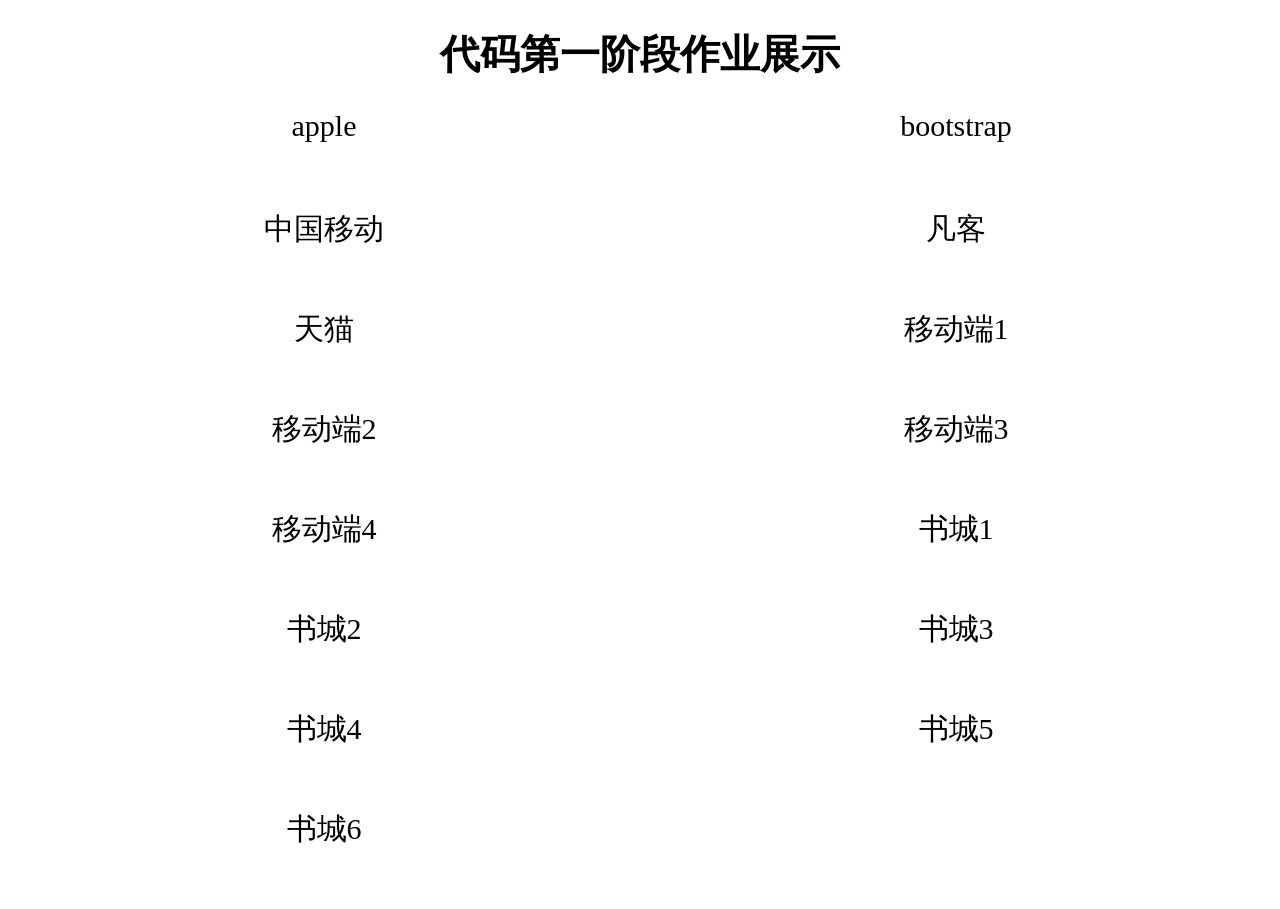
<file: 展示链接.html>
<!doctype html>
<html lang="en">
<head>
	<meta charset="UTF-8">
	<title>Document</title>
	<style>
       .box{
       	width: 100%;
       }
       .box h1{
       	text-align: center;font-size: 40px;;
       }
       .box1{
       	width: 50%;height: 100px;float: left;margin:0 auto;
       }
       /*a{display: block;}*/
       .box1 a{
       	color: #000;font-size: 30px;display:block;
       	text-align: center;text-decoration: none;
       }
       .box1 a:hover{
       	color: #3dd66f;text-decoration: underline;
       }
	</style>
</head>
<body>
	<div class="box">
		<h1>代码第一阶段作业展示</h1>
		<div class="box1"><a href="https://zyjwwwe57.github.io/apple/indexa.html" target="_blank" >apple</a></div>
		<div class="box1"><a href="https://zyjwwwe57.github.io/bootstrap/intele.html" target="_blank" >bootstrap</a></div>
		<div class="box1"><a href="https://zyjwwwe57.github.io/中国移动1/cmcc.html" target="_blank" >中国移动</a></div>
		<div class="box1"><a href="https://zyjwwwe57.github.io/凡客/index.html" target="_blank" >凡客</a></div>
		<div class="box1"><a href="https://zyjwwwe57.github.io/tianmao/天猫.html" target="_blank" >天猫</a></div>
		
	    <div class="box1"><a href="https://zyjwwwe57.github.io/移动端/app1/index1.html" target="_blank" >移动端1</a></div>
	    <div class="box1"><a href="https://zyjwwwe57.github.io/移动端/app2/index1.html" target="_blank" >移动端2</a></div>
	    <div class="box1"><a href="https://zyjwwwe57.github.io/移动端/app3/index1.html" target="_blank" >移动端3</a></div>
	    <div class="box1"><a href="https://zyjwwwe57.github.io/移动端/app4/index1.html" target="_blank" >移动端4</a></div>
	    <div class="box1"><a href="https://zyjwwwe57.github.io/移动端/书城1/index1.html" target="_blank" >书城1</a></div>
	     <div class="box1"><a href="https://zyjwwwe57.github.io/移动端/书城2/index1.html" target="_blank" >书城2</a></div>
	      <div class="box1"><a href="https://zyjwwwe57.github.io/移动端/书城3/index1.html" target="_blank" >书城3</a></div>
	       <div class="box1"><a href="https://zyjwwwe57.github.io/移动端/书城4/index1.html" target="_blank" >书城4</a></div>
	        <div class="box1"><a href="https://zyjwwwe57.github.io/移动端/书城5/index1.html" target="_blank" >书城5</a></div>
	         <div class="box1"><a href="https://zyjwwwe57.github.io/移动端/书城6/index1.html" target="_blank" >书城6</a></div>
	         
	       
		<!--<div class="box1"><a href="https://weilai0213.github.io/g 书城/书城5/bookg0.html"  target="_blank" >移动端-第一页-登录</a></div>-->
	</div>
</body>
</html>
</file>
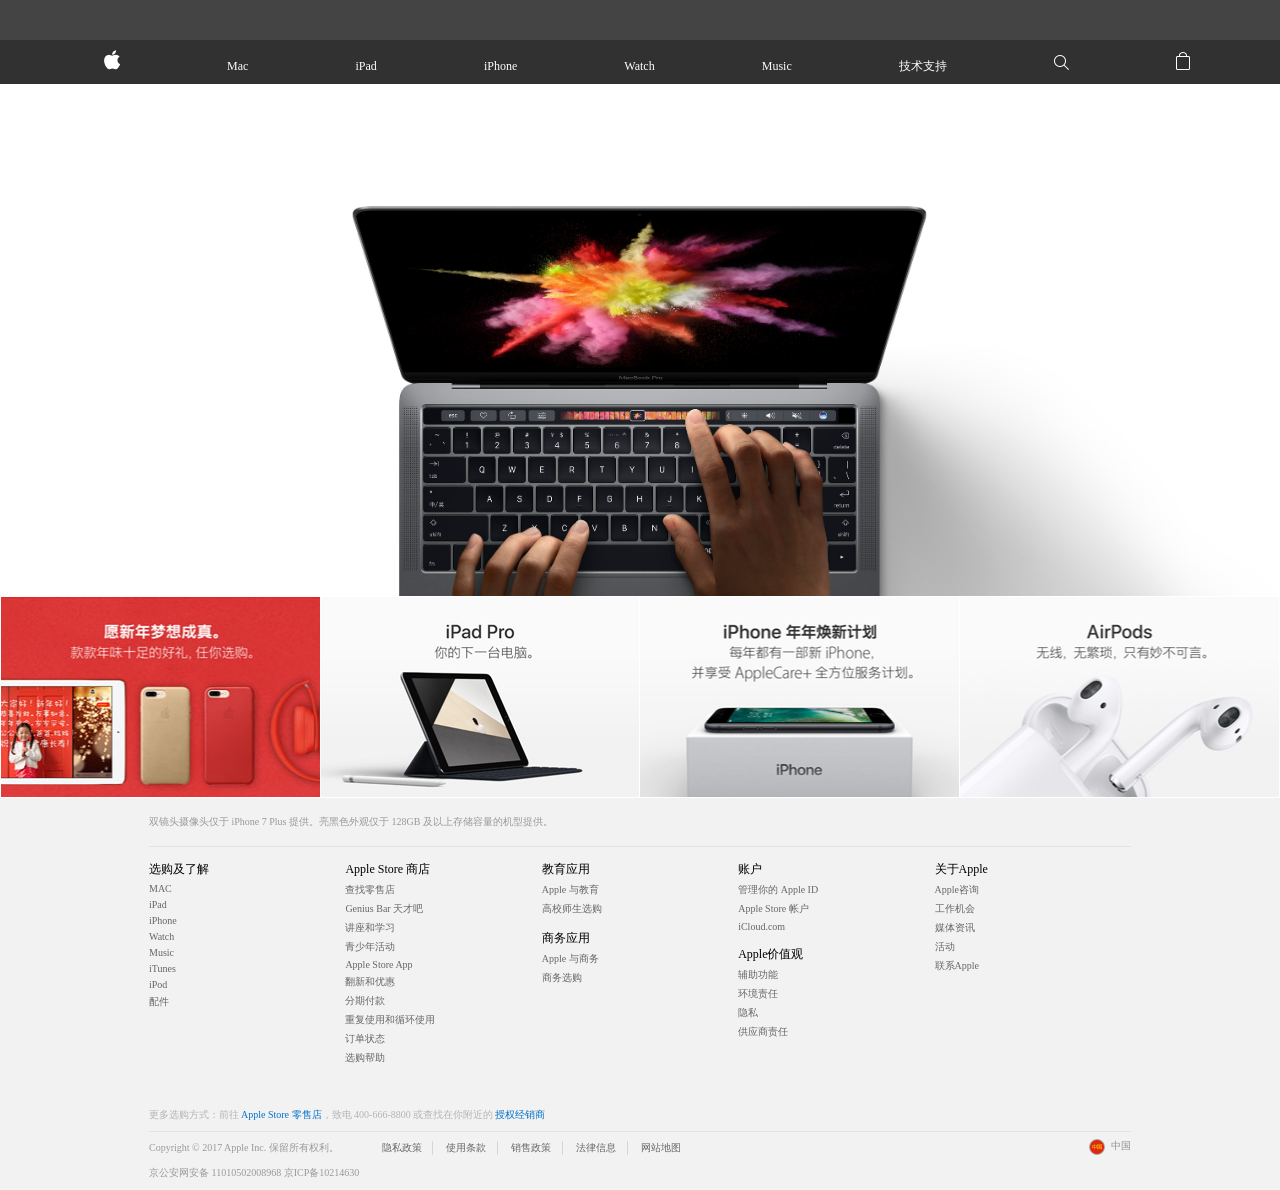
<file: apple/indexa.html>
<!doctype html>
<html lang="en">
<head>
    <meta charset="UTF-8">
    <title>Document</title>
    <link rel="stylesheet" href="css/index.css">
</head>
<body>
<!--top-->
<header class="topbox"></header>
<!--导航-->
<section class="daohangbox">
    <ul class="daohangmid">
        <li class="daohang0"></li>
        <li class="daohang1"></li>
        <li class="daohang2">Mac</li>
        <li class="daohang2">iPad</li>
        <li class="daohang2">iPhone</li>
        <li class="daohang2">Watch</li>
        <li class="daohang2">Music</li>
        <li class="daohang5">技术支持</li>
        <li class="daohang3"></li>
        <li class="daohang4"></li>
    </ul>
</section>
<!--banner-->
<div class="bannercon">
    <div class="bannertop"></div>
    <figure class="bannerbox"></figure>
</div>
<!--guanggao-->
<div class="box">
    <div class="guanggao"></div>
    <div class="guanggao"></div>
    <div class="guanggao"></div>
    <div class="guanggao"></div>
</div>
<!--liandong-->
<footer class="footer">
    <section class="footerbox">
        <div class="footer-top">双镜头摄像头仅于 iPhone 7 Plus 提供。亮黑色外观仅于 128GB 及以上存储容量的机型提供。</div>
        <div class="footer-mid">
            <div class="footer-mid-1">
                <div class="footer-mid-11">选购及了解</div>
                <div class="footer-mid-12">MAC</div>
                <div class="footer-mid-12">iPad</div>
                <div class="footer-mid-12">iPhone</div>
                <div class="footer-mid-12">Watch</div>
                <div class="footer-mid-12">Music</div>
                <div class="footer-mid-12">iTunes</div>
                <div class="footer-mid-12">iPod</div>
                <div class="footer-mid-12">配件</div>
            </div>
            <div class="footer-mid-1">
                <div class="footer-mid-11">Apple Store 商店</div>
                <div class="footer-mid-12">查找零售店</div>
                <div class="footer-mid-12">Genius Bar 天才吧</div>
                <div class="footer-mid-12">讲座和学习</div>
                <div class="footer-mid-12">青少年活动</div>
                <div class="footer-mid-12">Apple Store App</div>
                <div class="footer-mid-12">翻新和优惠</div>
                <div class="footer-mid-12">分期付款</div>
                <div class="footer-mid-12">重复使用和循环使用</div>
                <div class="footer-mid-12">订单状态</div>
                <div class="footer-mid-12">选购帮助</div>
            </div>
            <div class="footer-mid-1">
                <div class="footer-mid-11">教育应用</div>
                <div class="footer-mid-12">Apple 与教育</div>
                <div class="footer-mid-12">高校师生选购</div>
                <div class="footer-mid-11">商务应用</div>
                <div class="footer-mid-12">Apple 与商务</div>
                <div class="footer-mid-12">商务选购</div>
             </div>
            <div class="footer-mid-1">
                <div class="footer-mid-11">账户</div>
                <div class="footer-mid-12">管理你的 Apple ID</div>
                <div class="footer-mid-12">Apple Store 帐户</div>
                <div class="footer-mid-12">iCloud.com</div>
                <div class="footer-mid-11">Apple价值观</div>
                <div class="footer-mid-12">辅助功能</div>
                <div class="footer-mid-12">环境责任</div>
                <div class="footer-mid-12">隐私</div>
                <div class="footer-mid-12">供应商责任</div>
            </div>
            <div class="footer-mid-1">
                <div class="footer-mid-11">关于Apple</div>
                <div class="footer-mid-12">Apple咨询</div>
                <div class="footer-mid-12">工作机会</div>
                <div class="footer-mid-12">媒体资讯</div>
                <div class="footer-mid-12">活动</div>
                <div class="footer-mid-12">联系Apple</div>
            </div>

        </div>
        <div class="footer-mid2">
            <div class="text1 gengduo">更多选购方式：前往</div>
            <a href="#" class=""> Apple Store 零售店</a>
            <div class="text1">，致电 400-666-8800 或查找在你附近的</div>
            <a href="#" class=""> 授权经销商</a>

        </div>
        <a href="#" class="country1">中国</a>
        <div class="footer-bottom1">Copyright © 2017 Apple Inc. 保留所有权利。</div>
        <a href="#" class="footer-t1">隐私政策</a>
        <a href="#" class="footer-t2">使用条款</a>
        <a href="#" class="footer-t2">销售政策</a>
        <a href="#" class="footer-t2">法律信息</a>
        <a href="#" class="footer-t3">网站地图</a>
        <a href="#" class="country">中国</a>
        <div class="footer-bottom2">京公安网安备 11010502008968 京ICP备10214630</div>
    </section>

</footer>
</body>
</html>
</file>
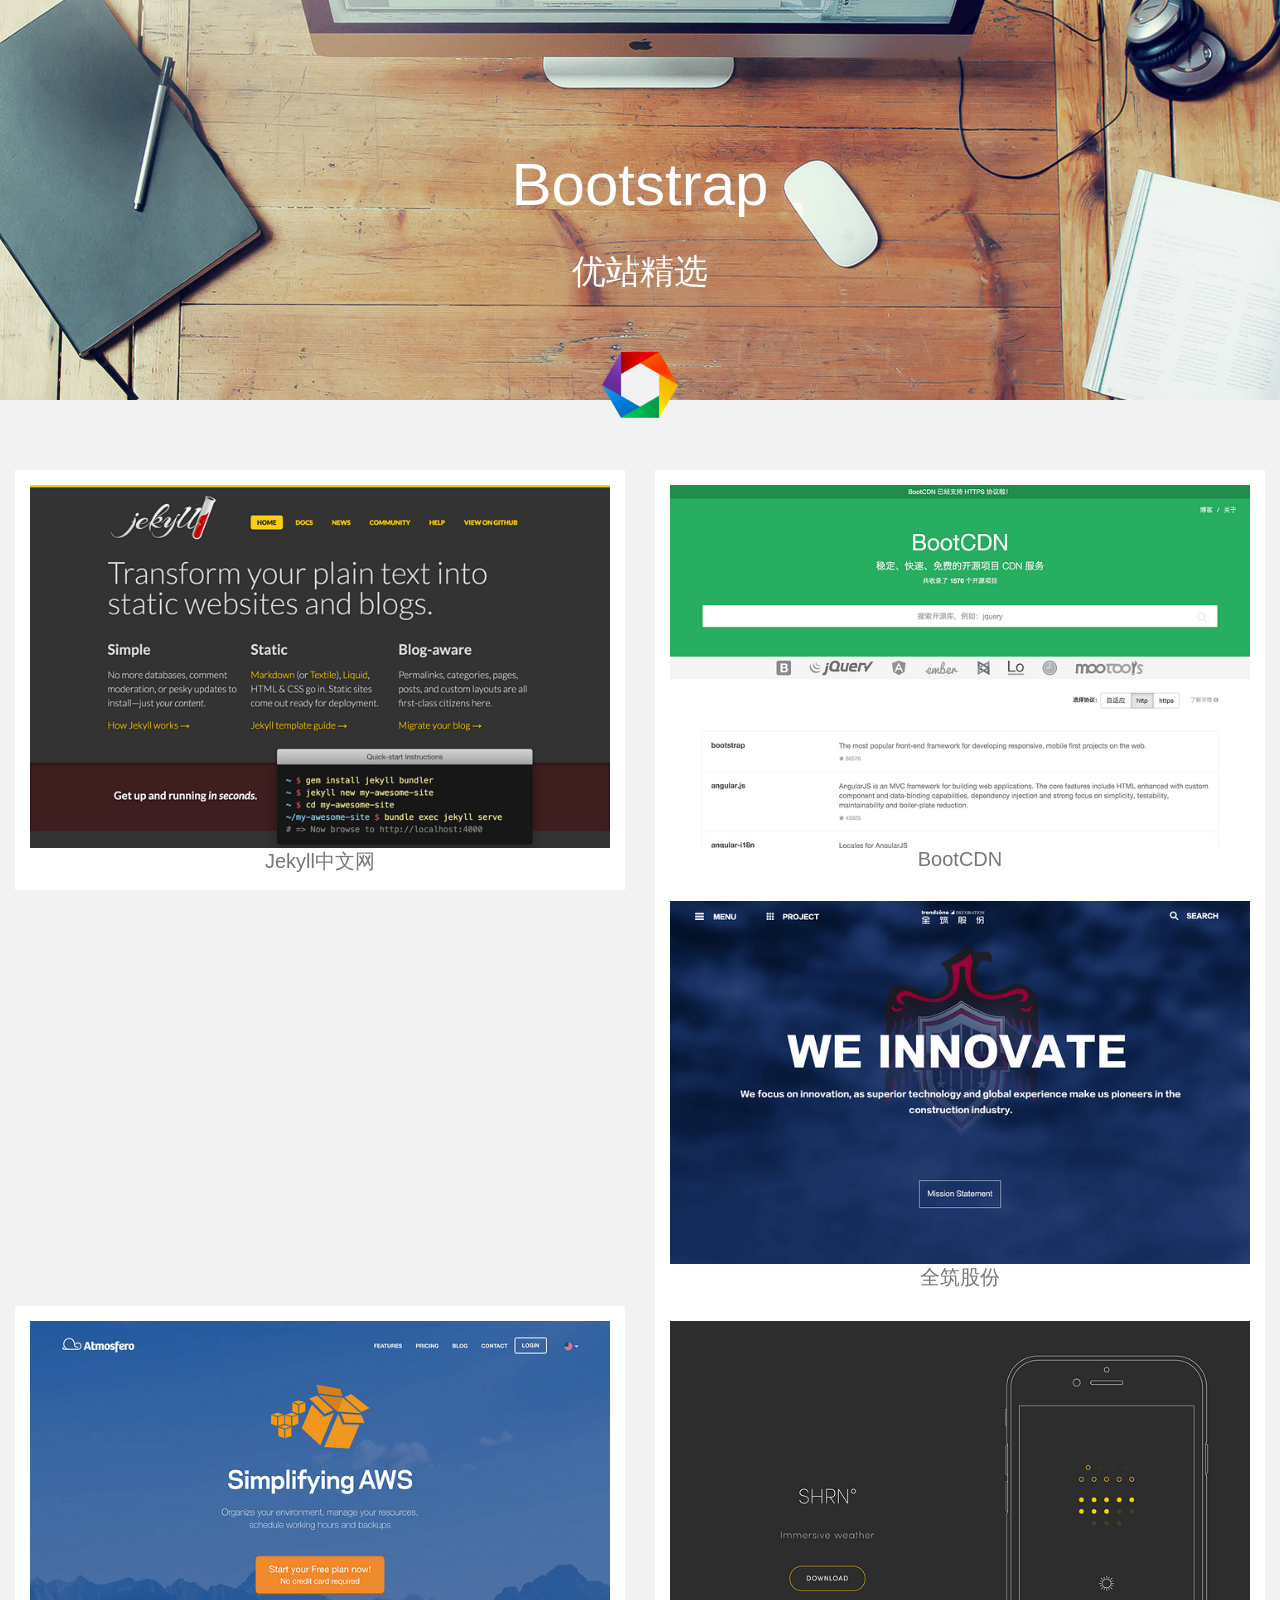
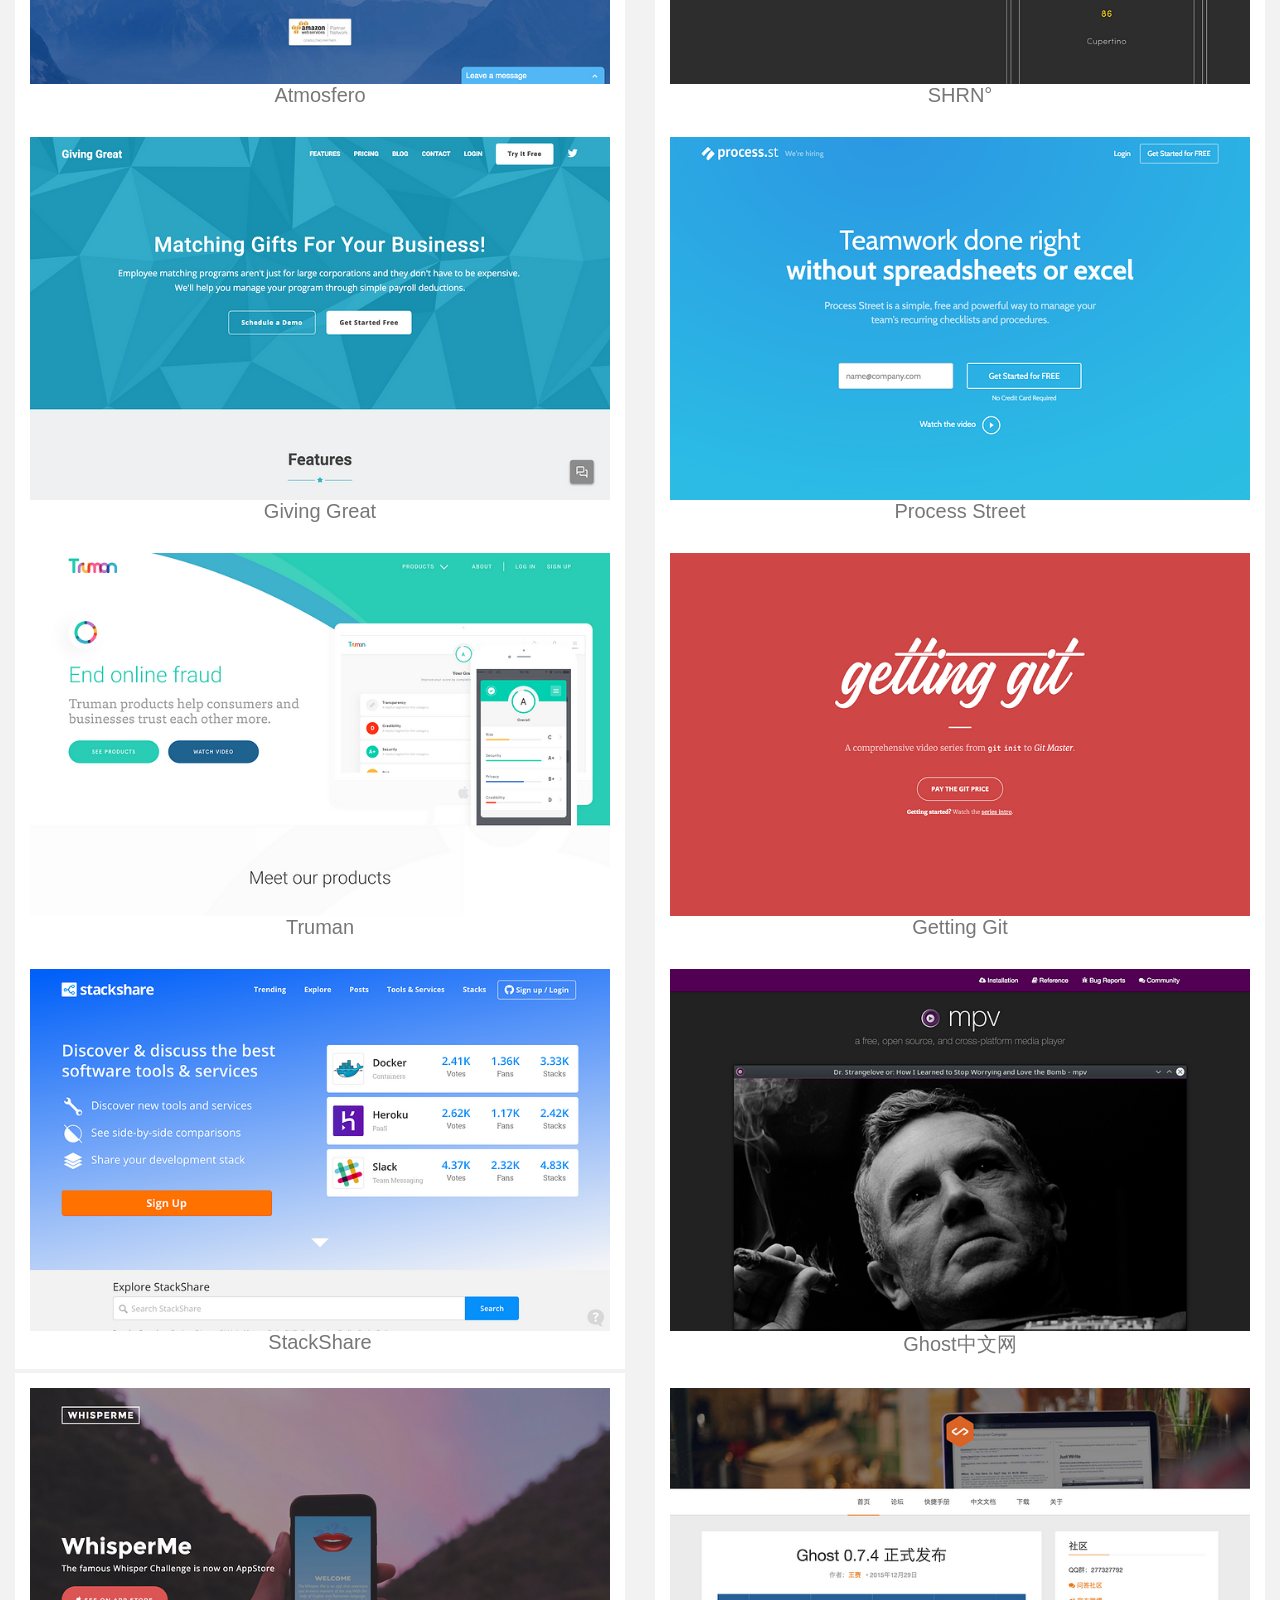
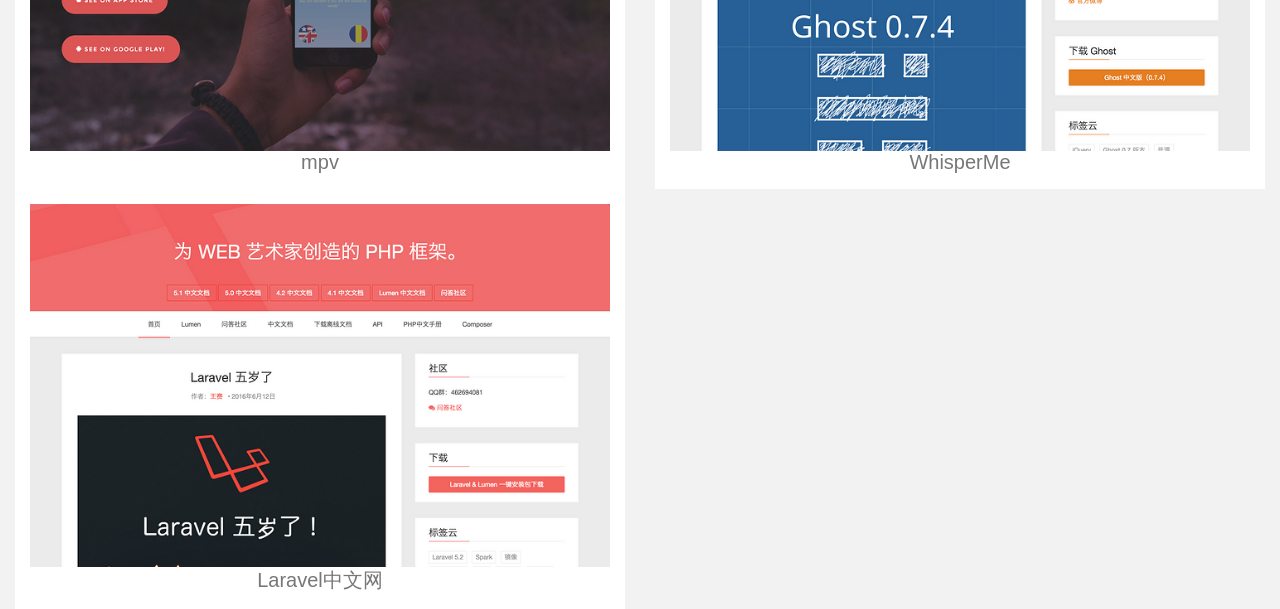
<file: bootstrap/intele.html>
<!doctype html>
<html lang="en">
<head>
    <meta charset="UTF-8">
    <title>Document</title>
    <link rel="stylesheet" href="css/intex.css">
    <link rel="stylesheet" href="respond/respond.css">
</head>
<body>
 <div class="top">
     <a href="#">Bootstrap</a>
     <div class="top-text">优站精选</div>
     <div class="top-imglogo"><a href="#"></a></div>
 </div>
 
 <div class="container">
   <div class="row">
       <div class=" col-xs-12 col-md-6">
 <div class="images">
 <a href="#">
     <img src="images/img0-1.png" alt="">
 </a>
     <a href="#" class="img0-text">Jekyll中文网</a>
 </div>
       </div>
   </div>
 </div>




 <div class="container">

         <div class=" col-xs-12 col-md-6 col-md-6">
             <div class="images">
                 <a href="#">
                     <img src="images/img0-2.png" alt="">
                 </a>
                 <a href="#" class="img0-text">BootCDN</a>
             </div>
         </div>
     </div>


 <div class="container">

     <div class=" col-xs-12 col-sm-6 col-md-6">
         <div class="images">
             <a href="#">
                 <img src="images/img0-3.png" alt="">
             </a>
             <a href="#" class="img0-text">全筑股份</a>
         </div>
     </div>
 </div>



 <div class="container">

     <div class=" col-xs-12 col-sm-6">
         <div class="images">
             <a href="#">
                 <img src="images/img0-4.png" alt="">
             </a>
             <a href="#" class="img0-text">Atmosfero</a>
         </div>
     </div>
 </div>


 <div class="container">

     <div class=" col-xs-12 col-sm-6">
         <div class="images">
             <a href="#">
                 <img src="images/img0-5.png" alt="">
             </a>
             <a href="#" class="img0-text">SHRN°</a>
         </div>
     </div>
 </div>


 <div class="container">

     <div class=" col-xs-12 col-sm-6">
         <div class="images">
             <a href="#">
                 <img src="images/img0-6.png" alt="">
             </a>
             <a href="#" class="img0-text">Giving Great</a>
         </div>
     </div>
 </div>


 <div class="container">

     <div class=" col-xs-12 col-sm-6">
         <div class="images">
             <a href="#">
                 <img src="images/img0-7.png" alt="">
             </a>
             <a href="#" class="img0-text">Process Street</a>
         </div>
     </div>
 </div>


 <div class="container">

     <div class=" col-xs-12 col-sm-6">
         <div class="images">
             <a href="#">
                 <img src="images/img0-8.png" alt="">
             </a>
             <a href="#" class="img0-text">Truman</a>
         </div>
     </div>
 </div>


 <div class="container">

     <div class=" col-xs-12 col-sm-6">
         <div class="images">
             <a href="#">
                 <img src="images/img0-9.png" alt="">
             </a>
             <a href="#" class="img0-text">Getting Git</a>
         </div>
     </div>
 </div>


 <div class="container">

     <div class=" col-xs-12 col-sm-6">
         <div class="images">
             <a href="#">
                 <img src="images/img0-10.png" alt="">
             </a>
             <a href="#" class="img0-text">StackShare</a>
         </div>
     </div>
 </div>



 <div class="container">

     <div class=" col-xs-12 col-sm-6">
         <div class="images">
             <a href="#">
                 <img src="images/img0-11.png" alt="">
             </a>
             <a href="#" class="img0-text">Ghost中文网</a>
         </div>
     </div>
 </div>


 <div class="container">

     <div class=" col-xs-12 col-sm-6">
         <div class="images">
             <a href="#">
                 <img src="images/img0-12.png" alt="">
             </a>
             <a href="#" class="img0-text">mpv</a>
         </div>
     </div>
 </div>


 <div class="container">

     <div class=" col-xs-12 col-sm-6">
         <div class="images">
             <a href="#">
                 <img src="images/img0-13.png" alt="">
             </a>
             <a href="#" class="img0-text">WhisperMe</a>
         </div>
     </div>
 </div>


 <div class="container">

     <div class=" col-xs-12 col-sm-6">
         <div class="images">
             <a href="#">
                 <img src="images/img0-14.png" alt="">
             </a>
             <a href="#" class="img0-text">Laravel中文网</a>
         </div>
     </div>
 </div>

<!--footer-->



</body>
</html>
</file>
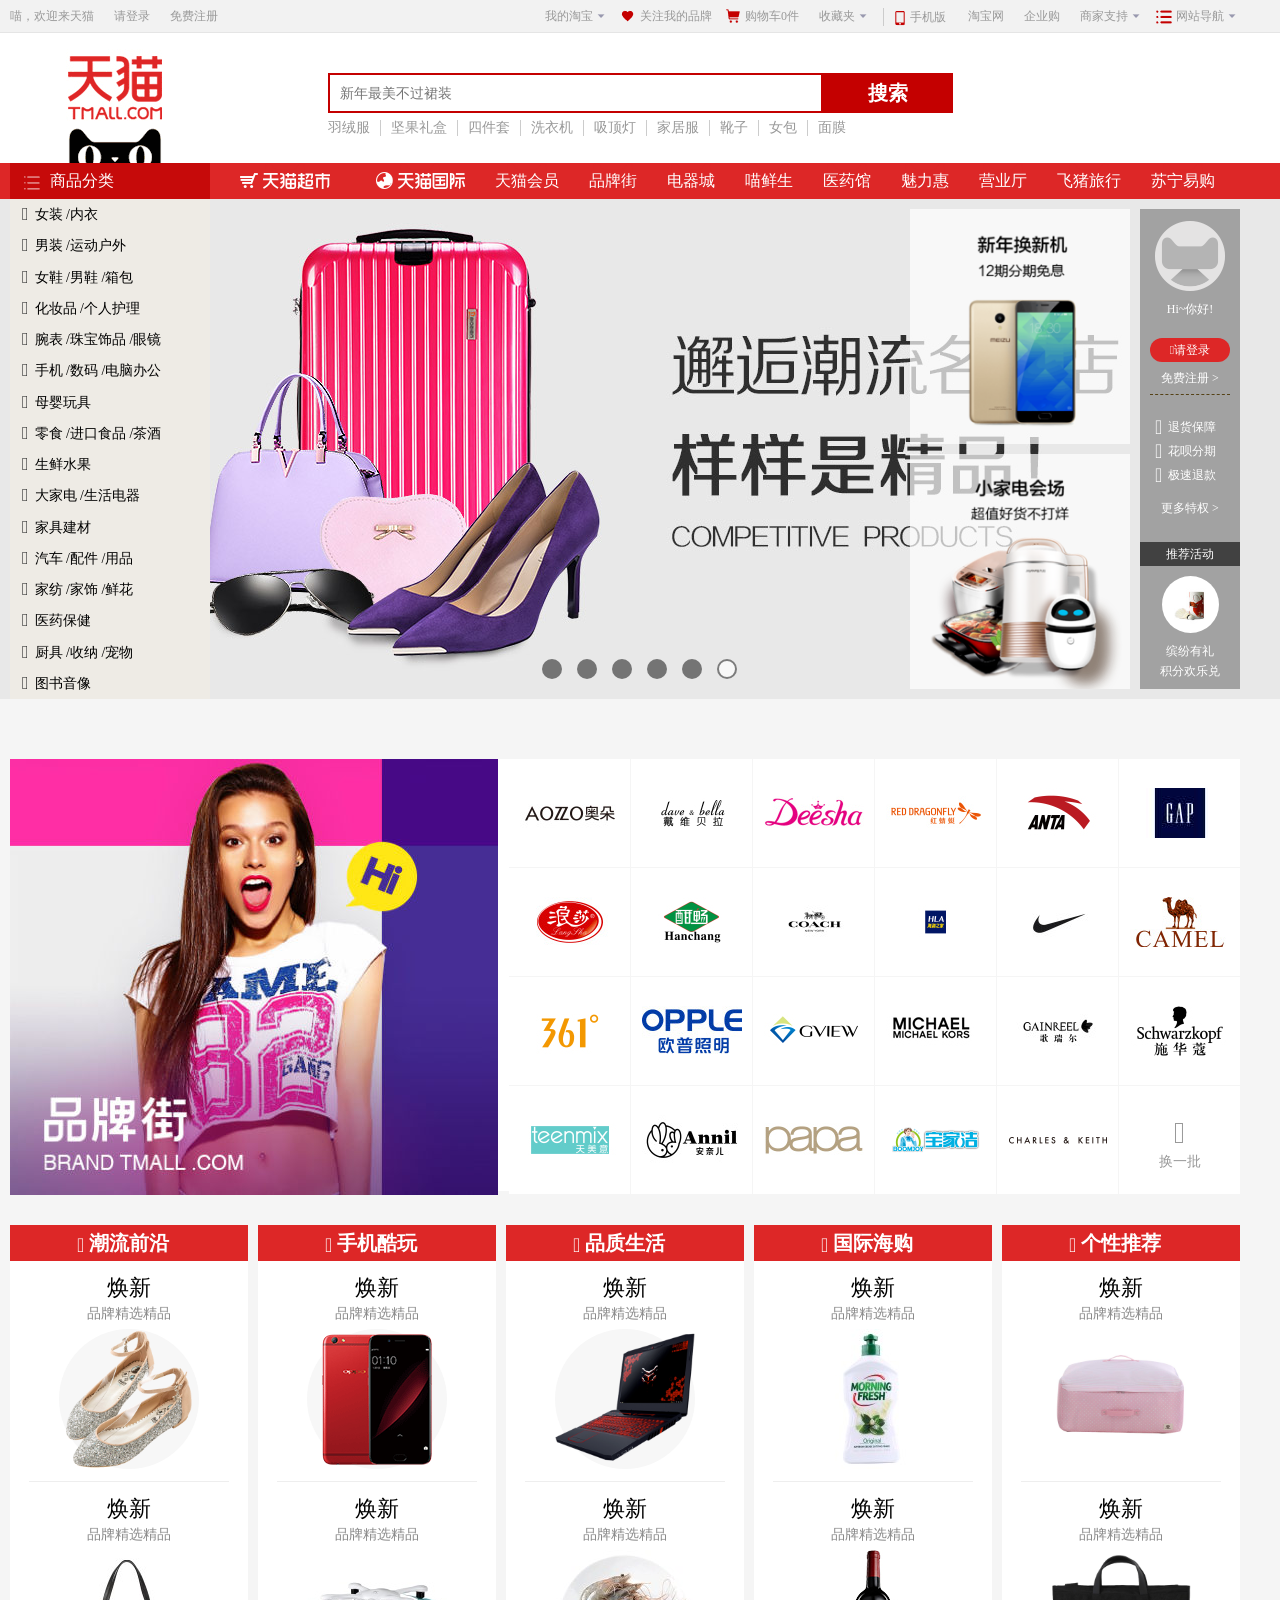
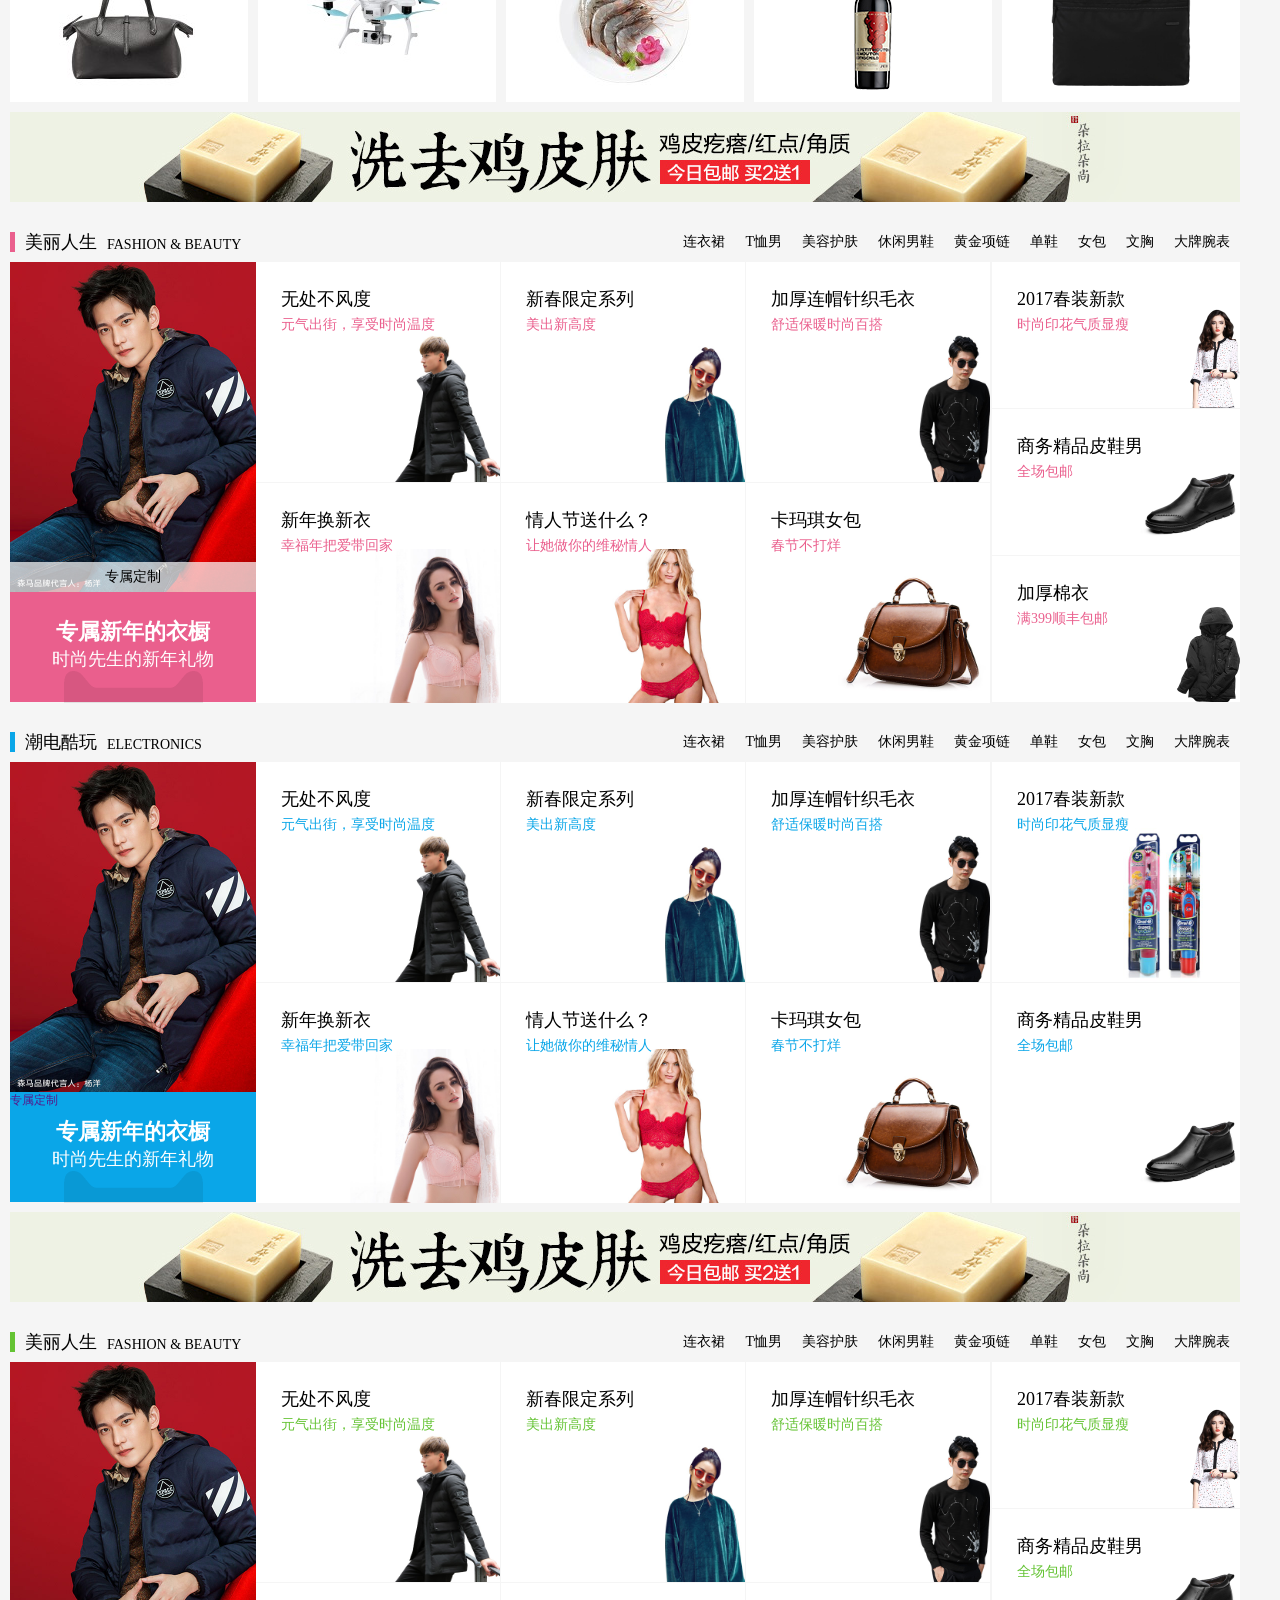
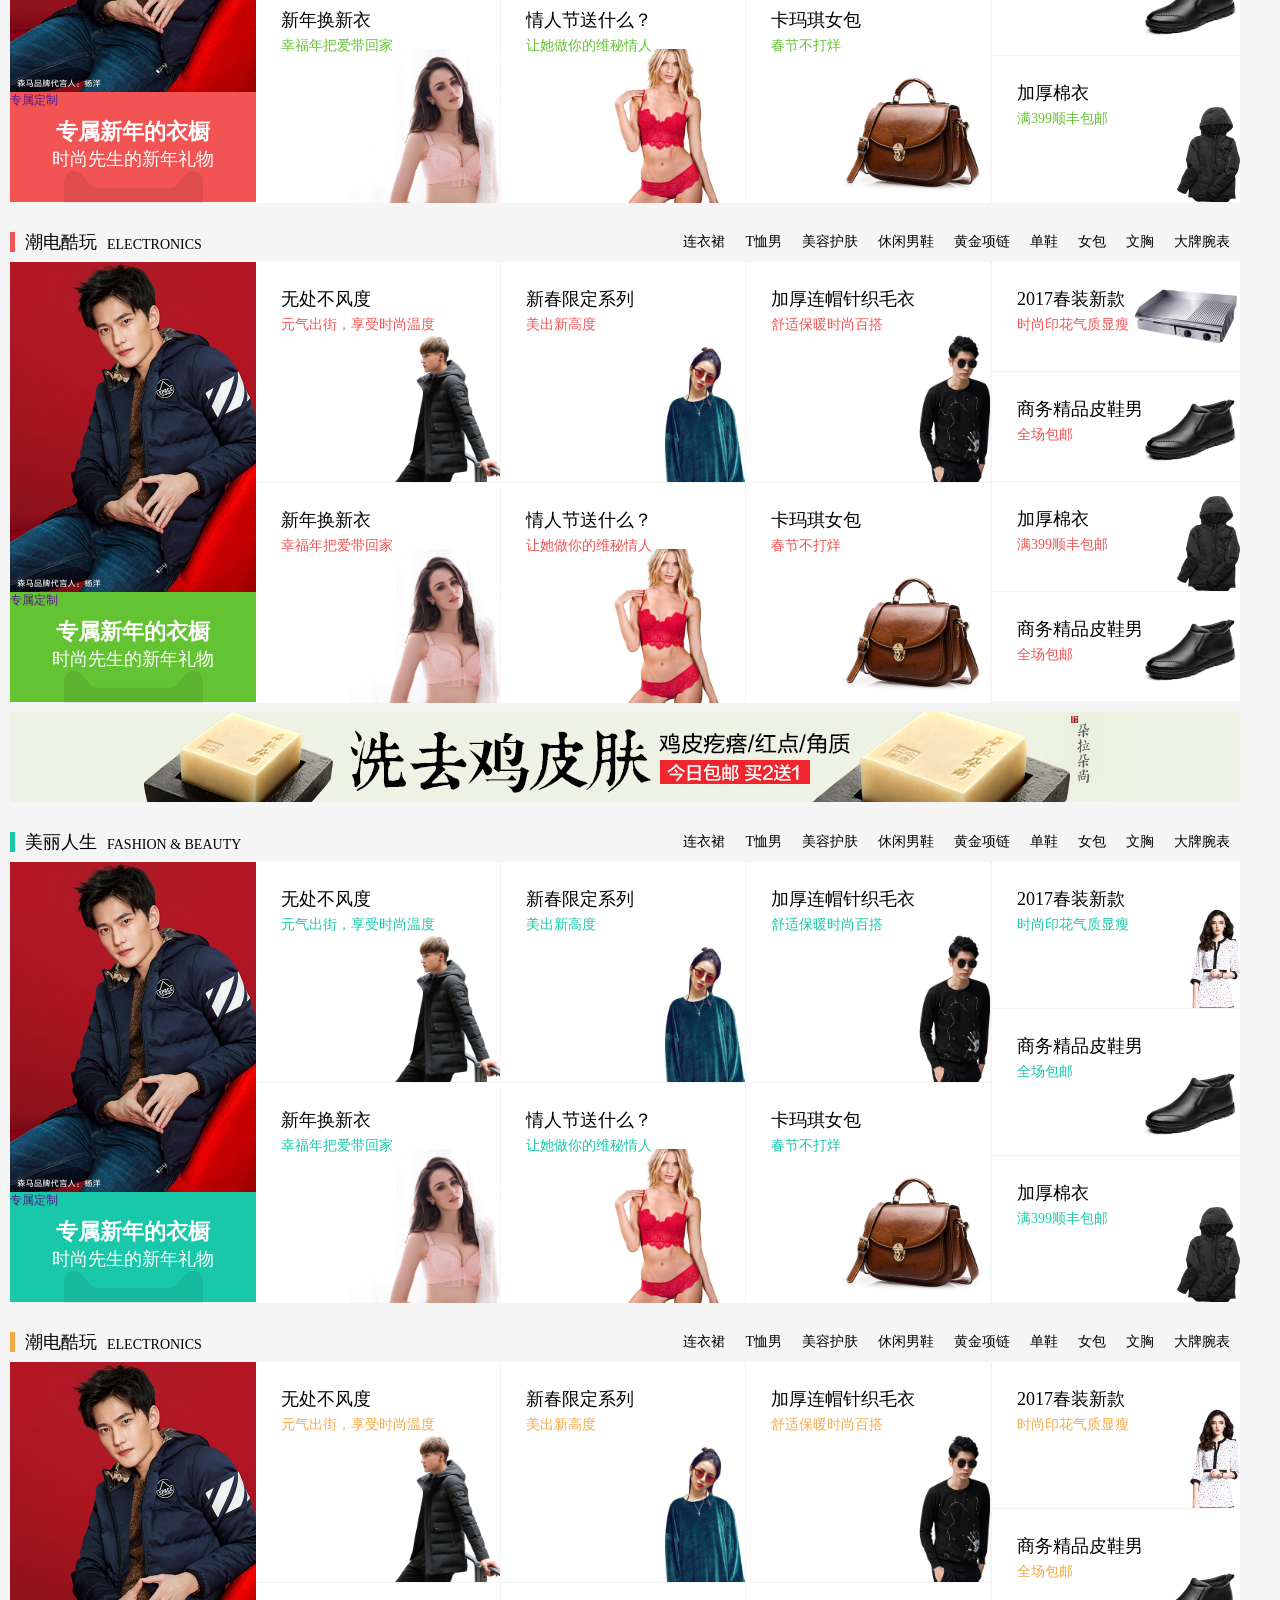
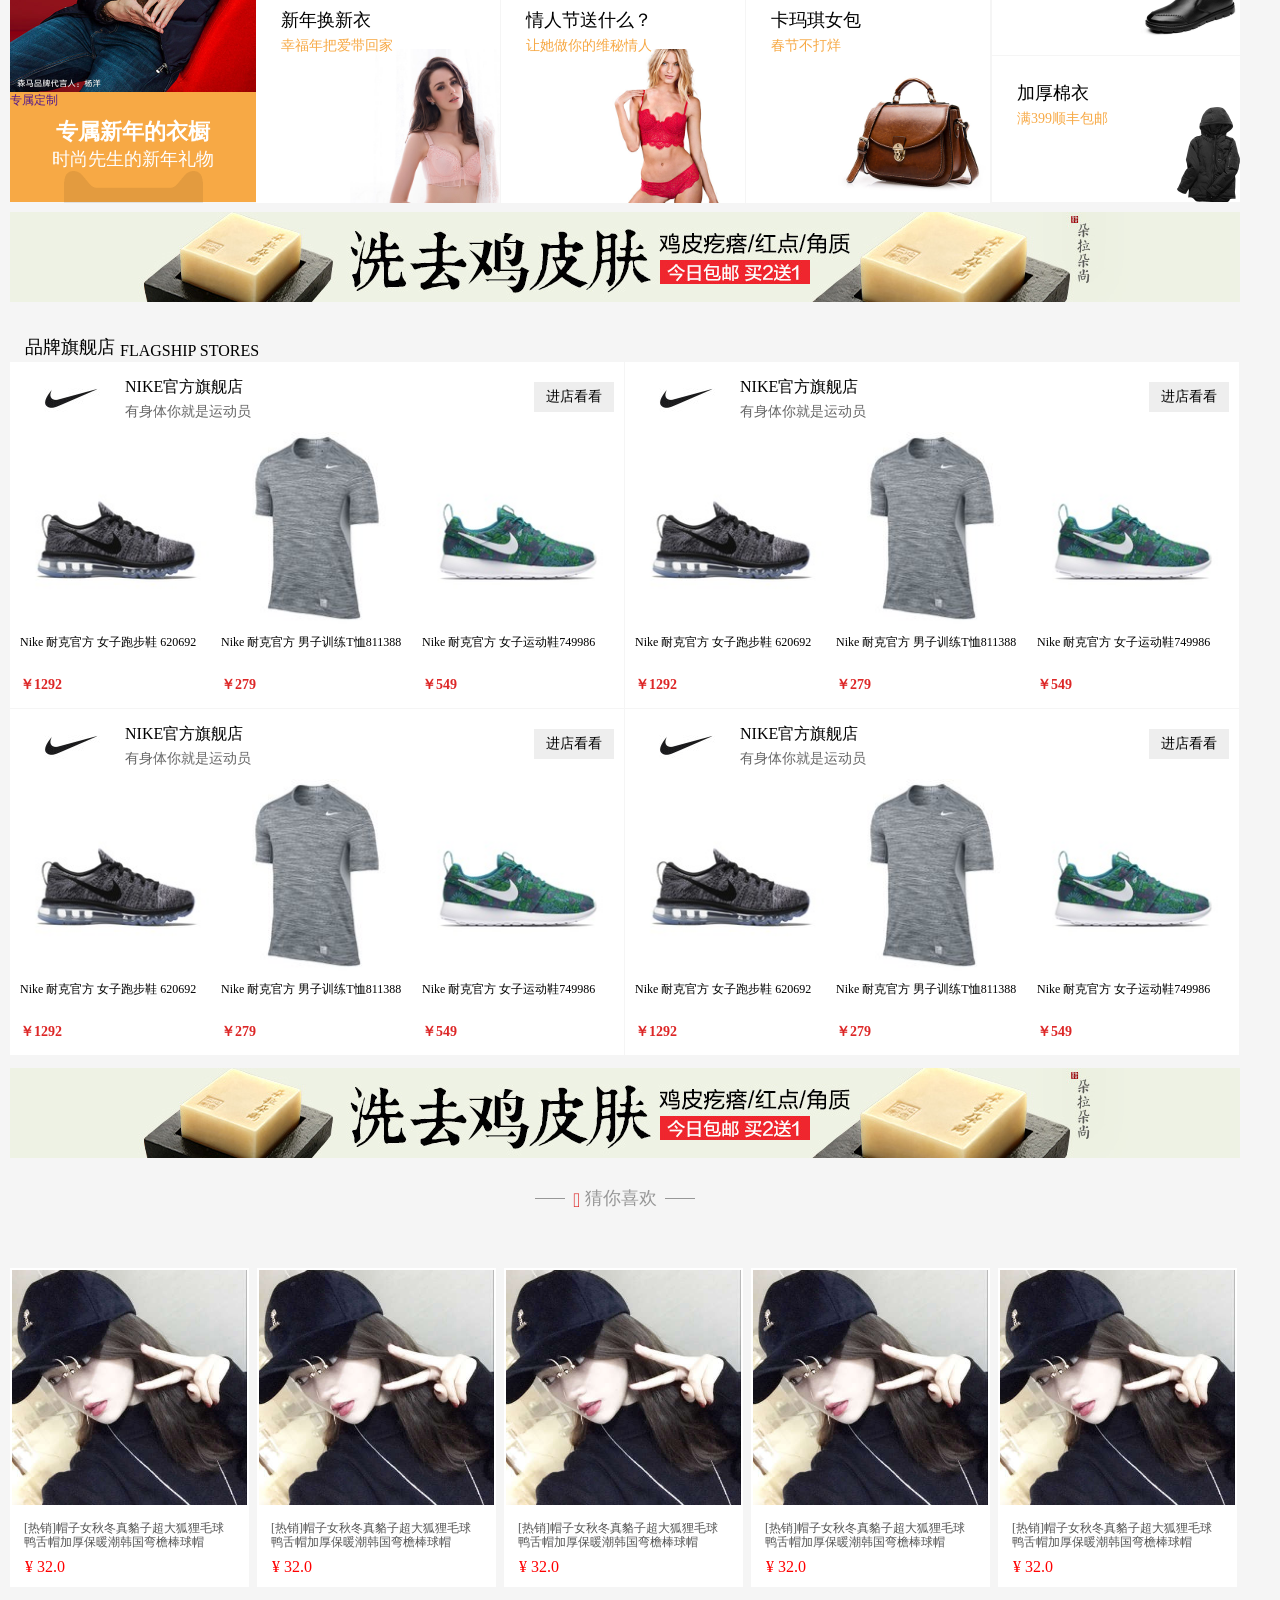
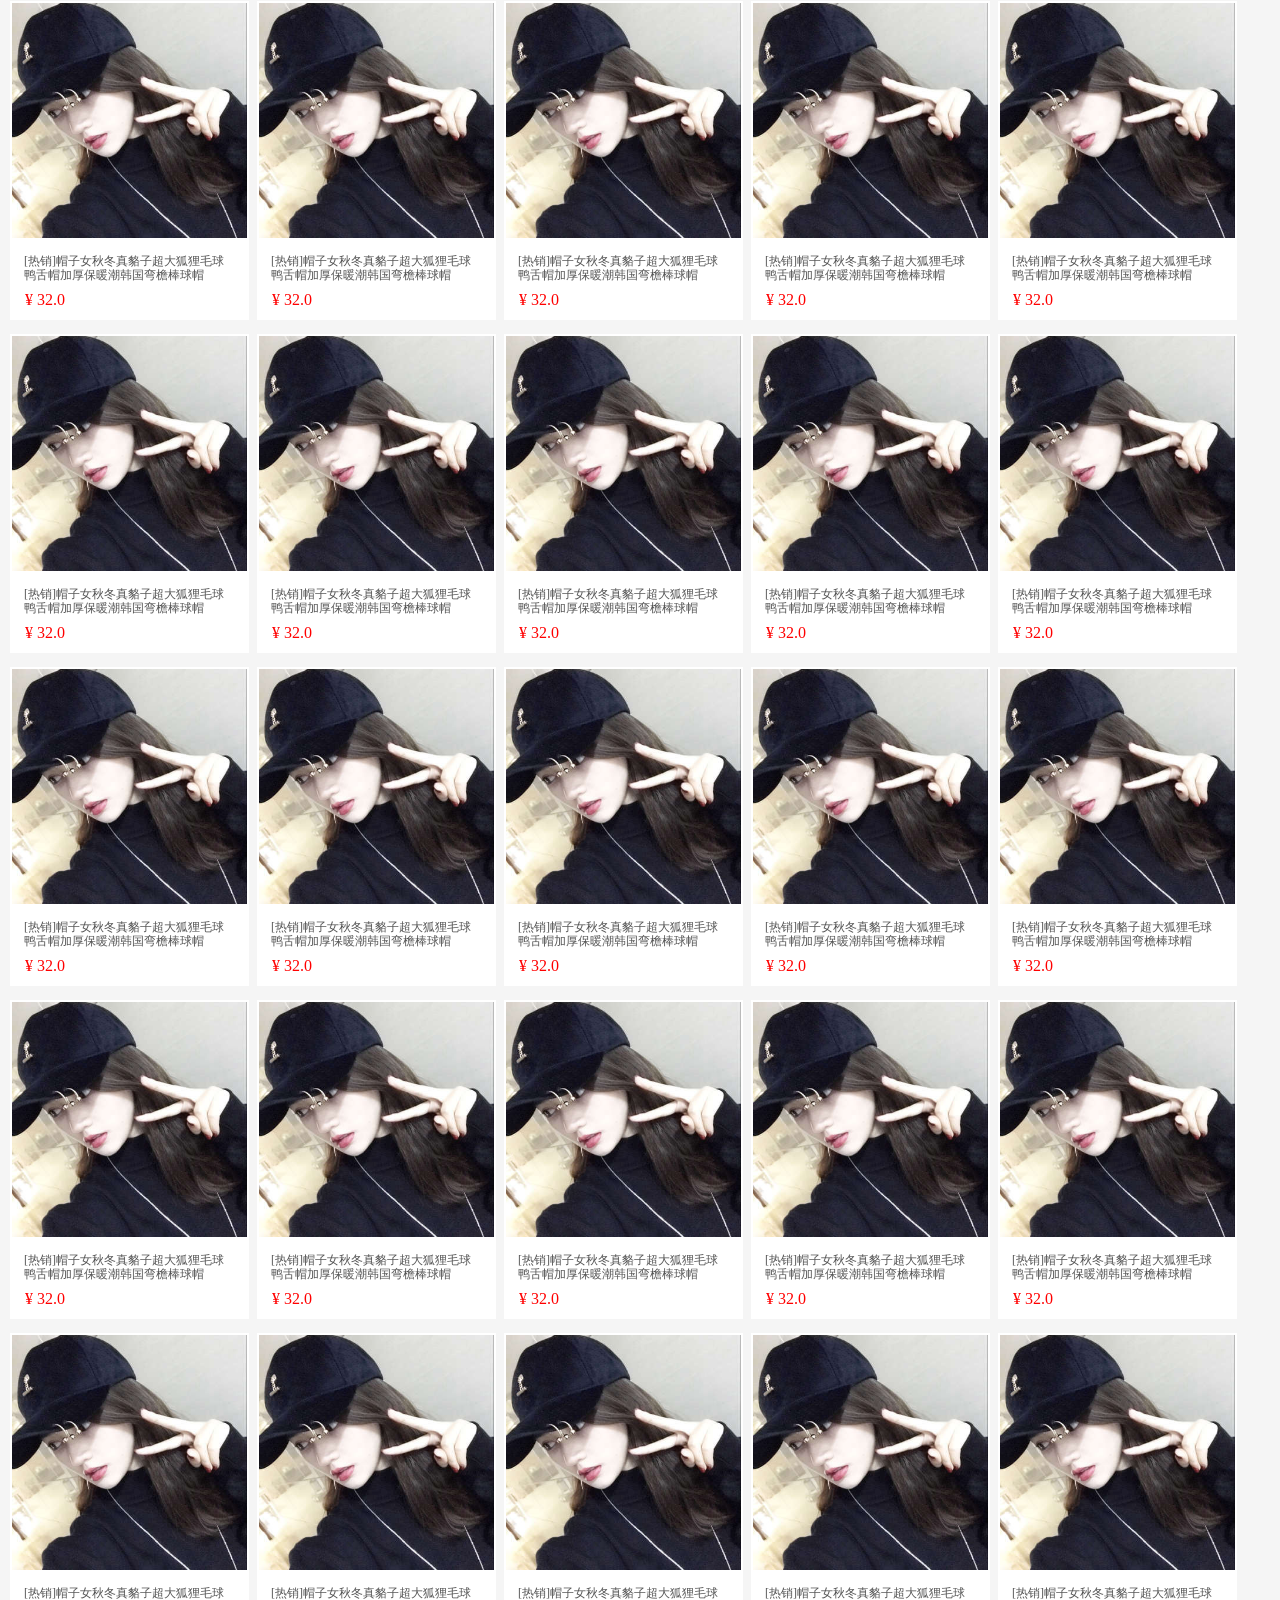
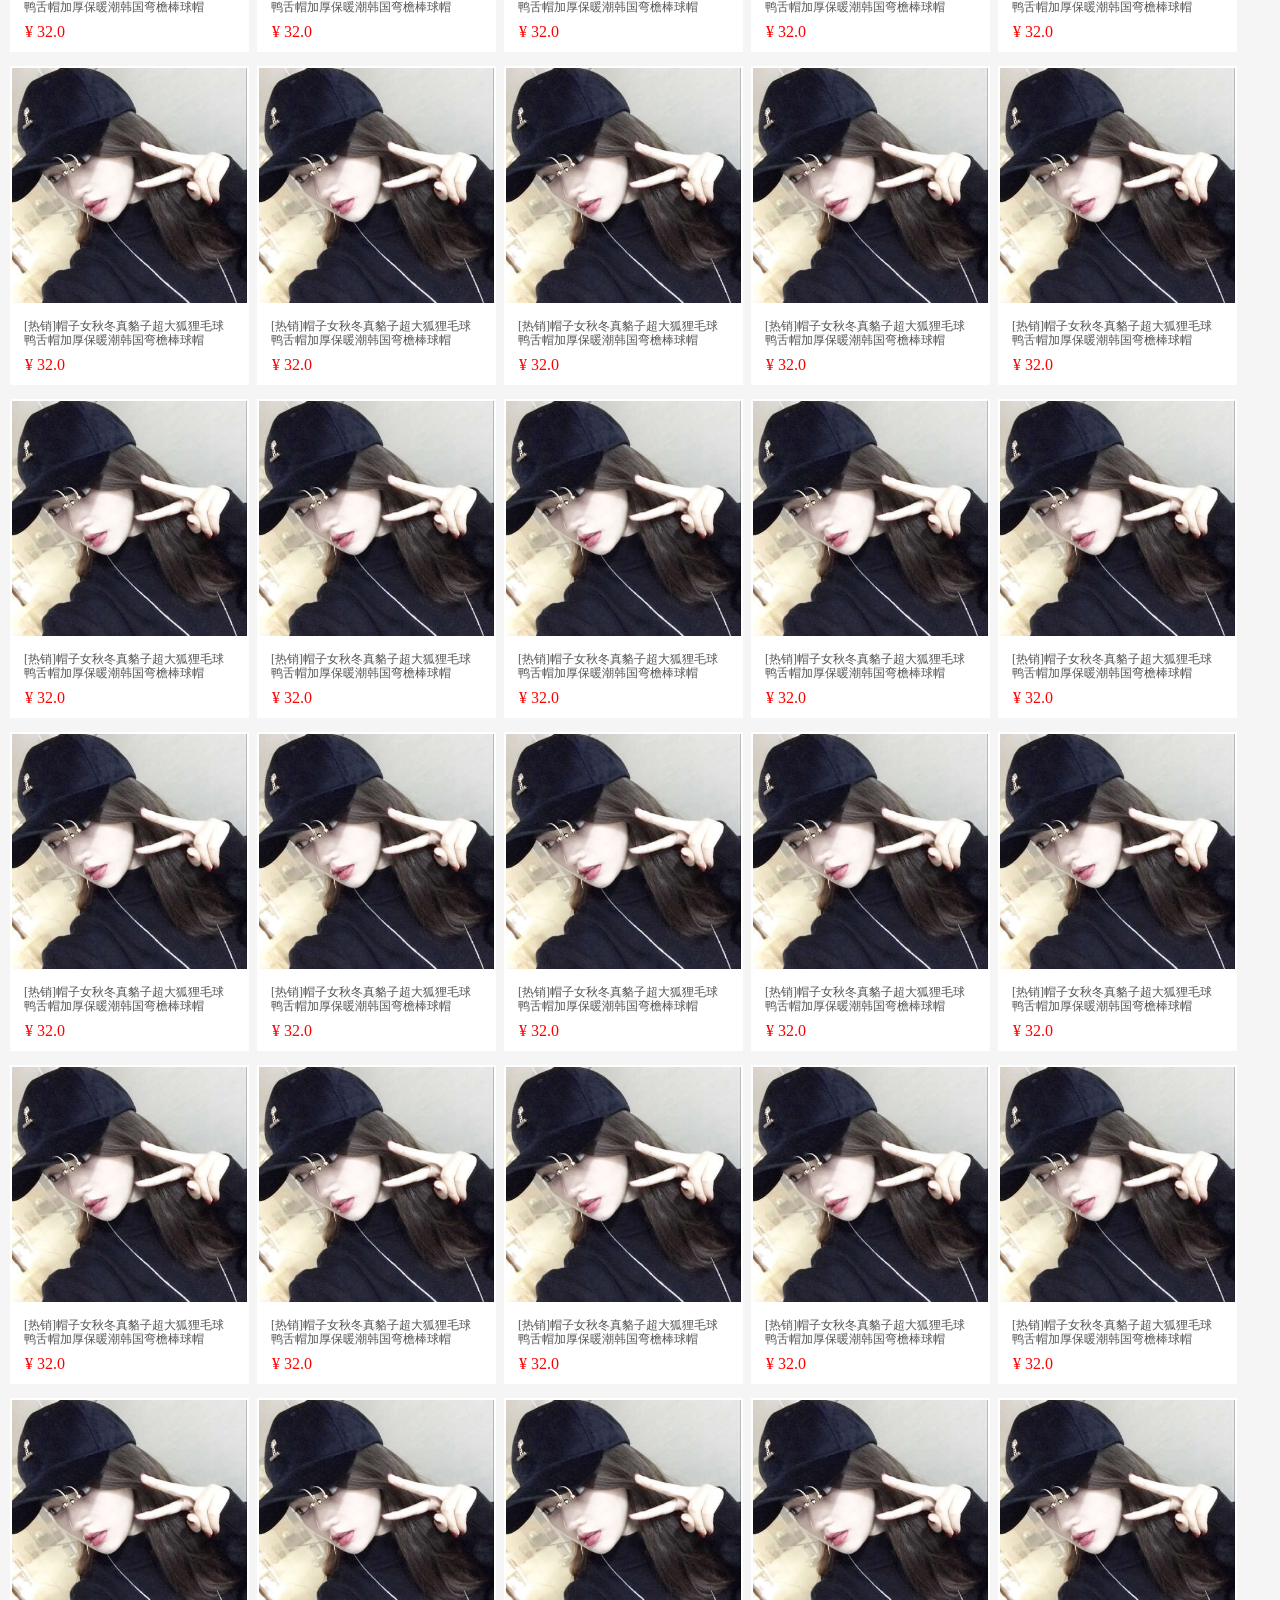
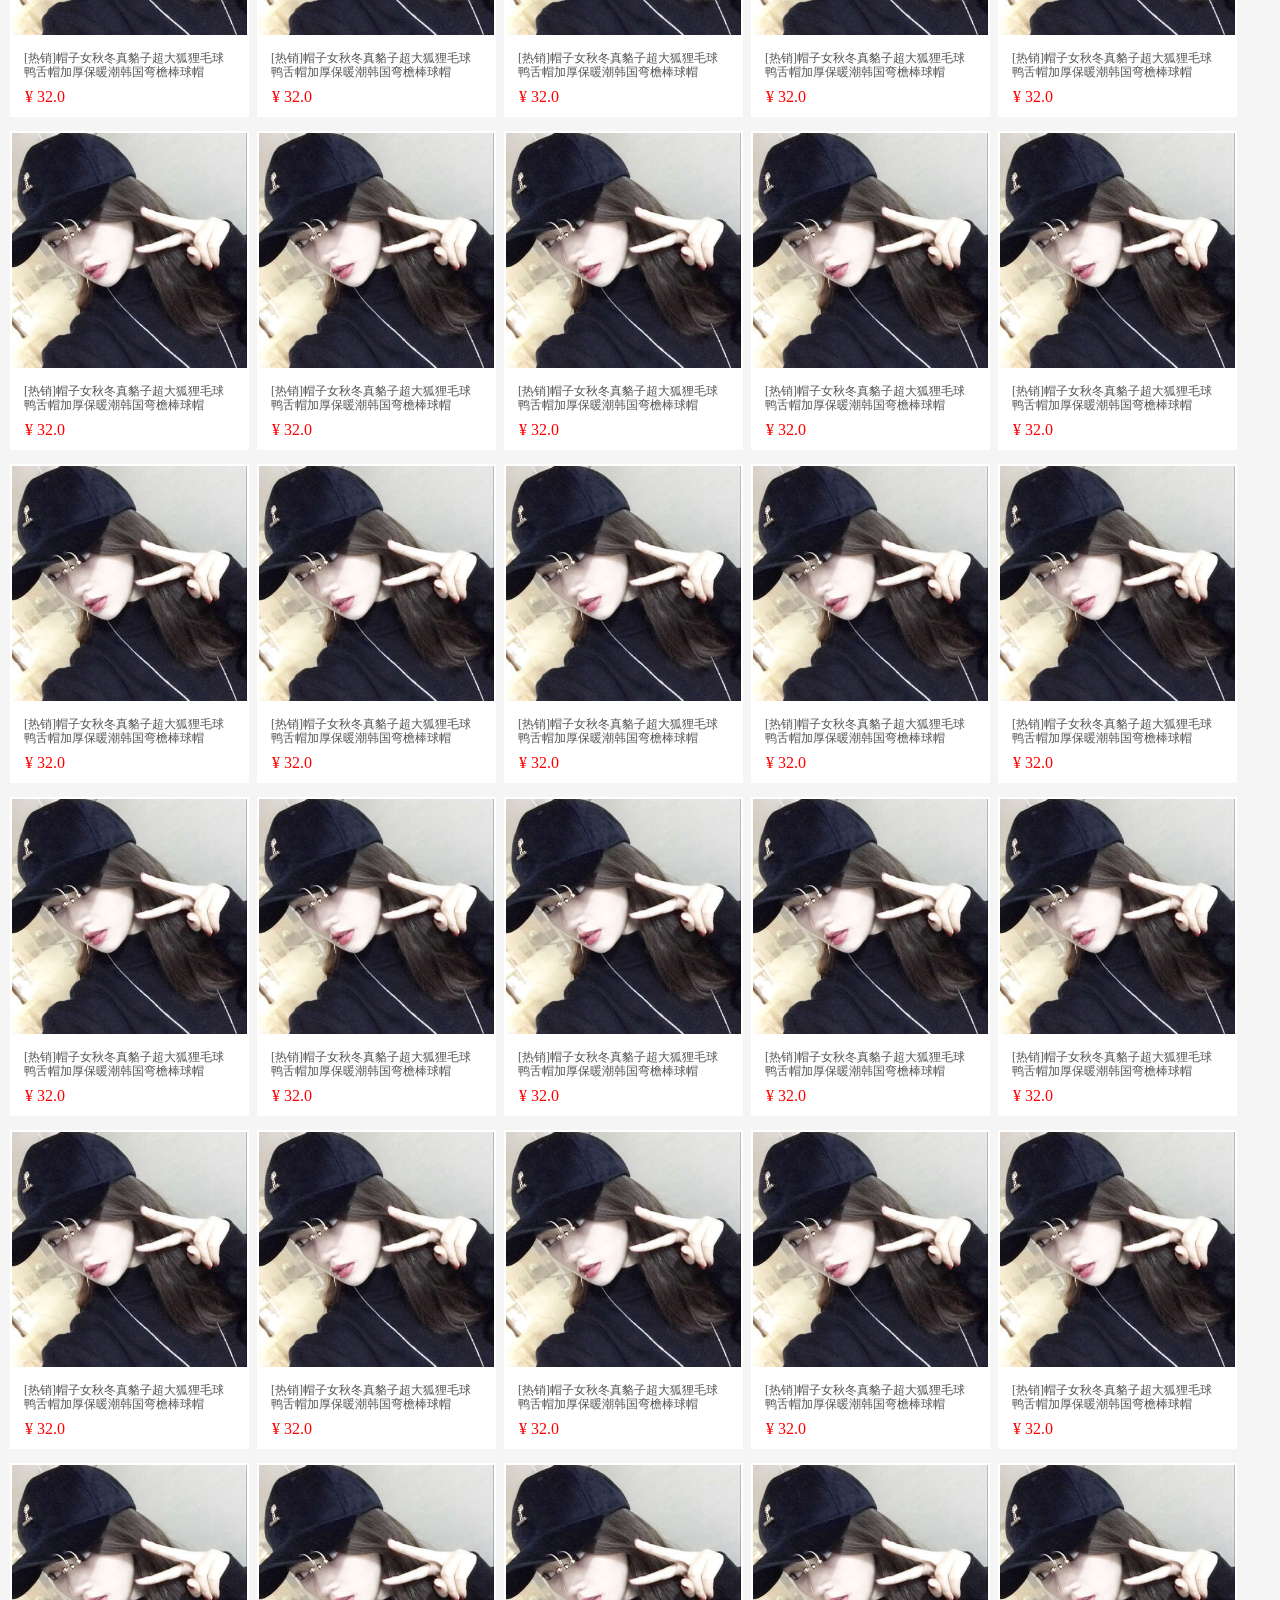
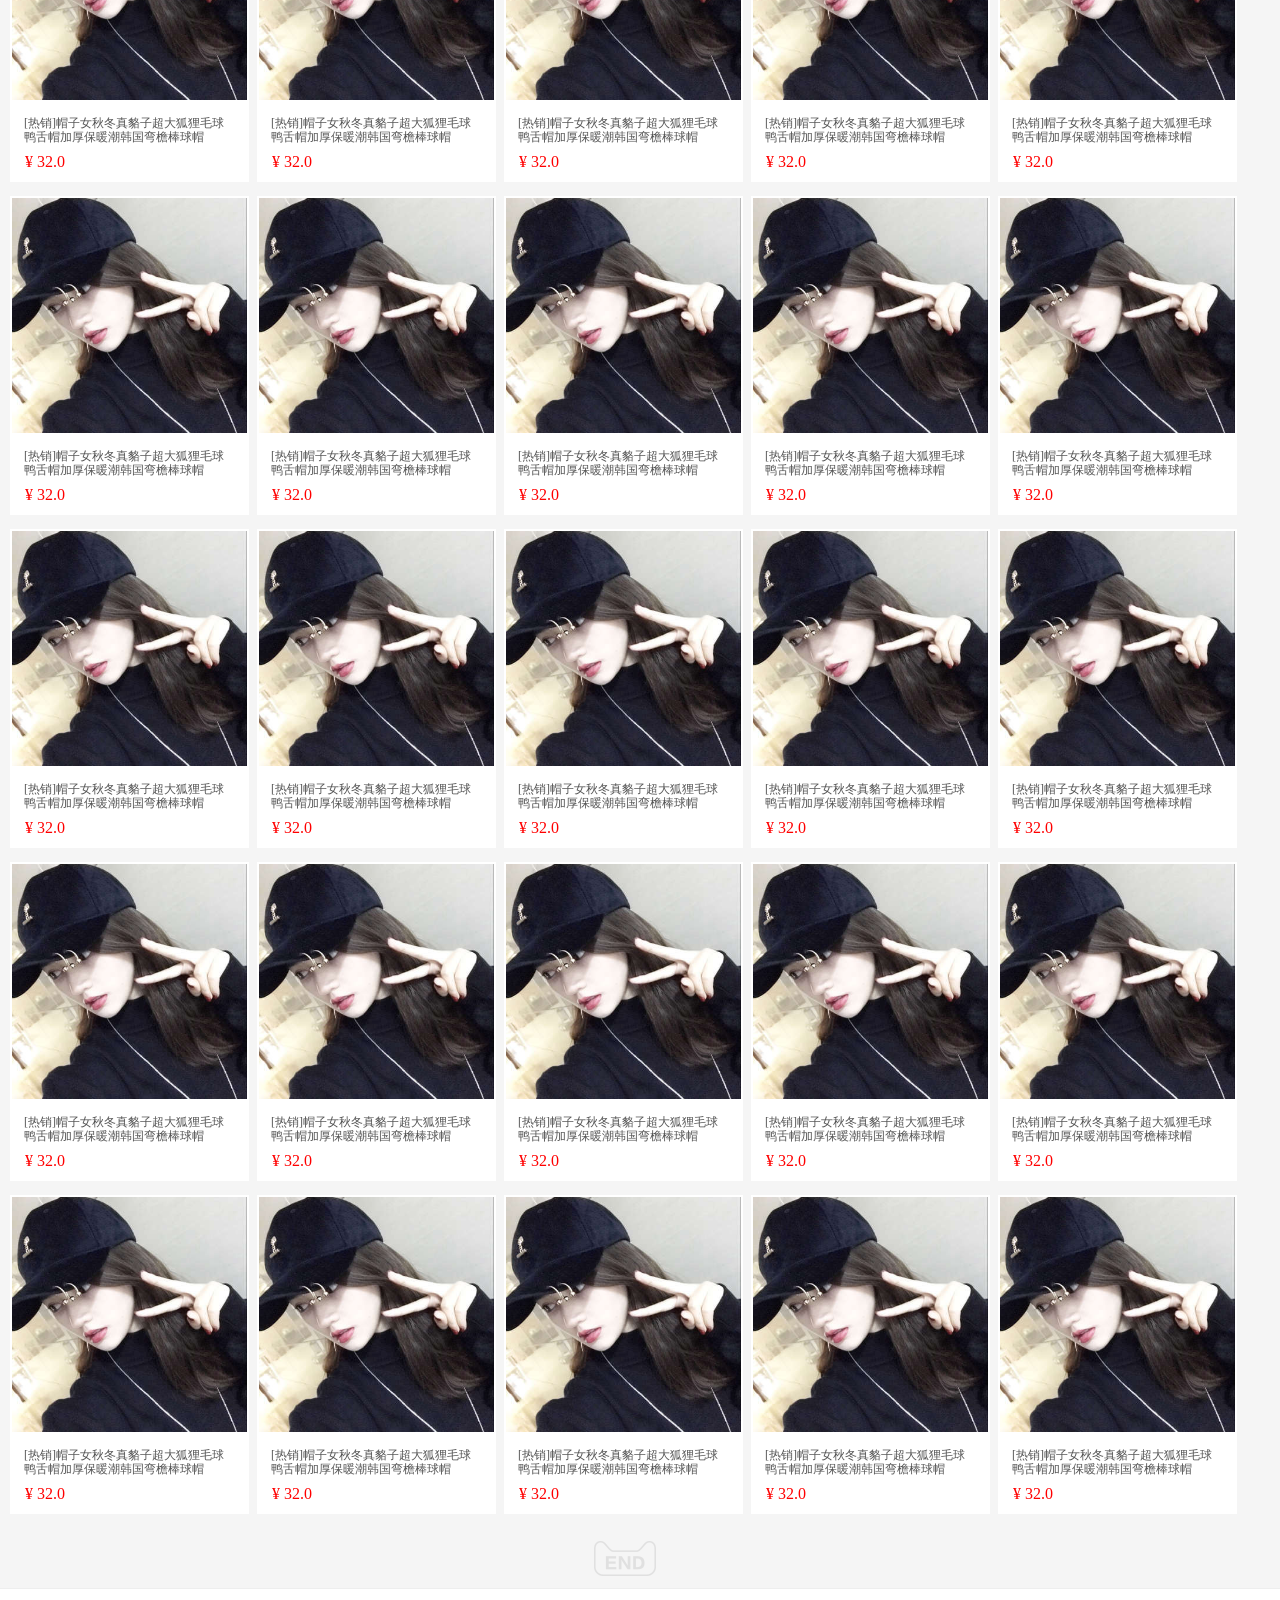
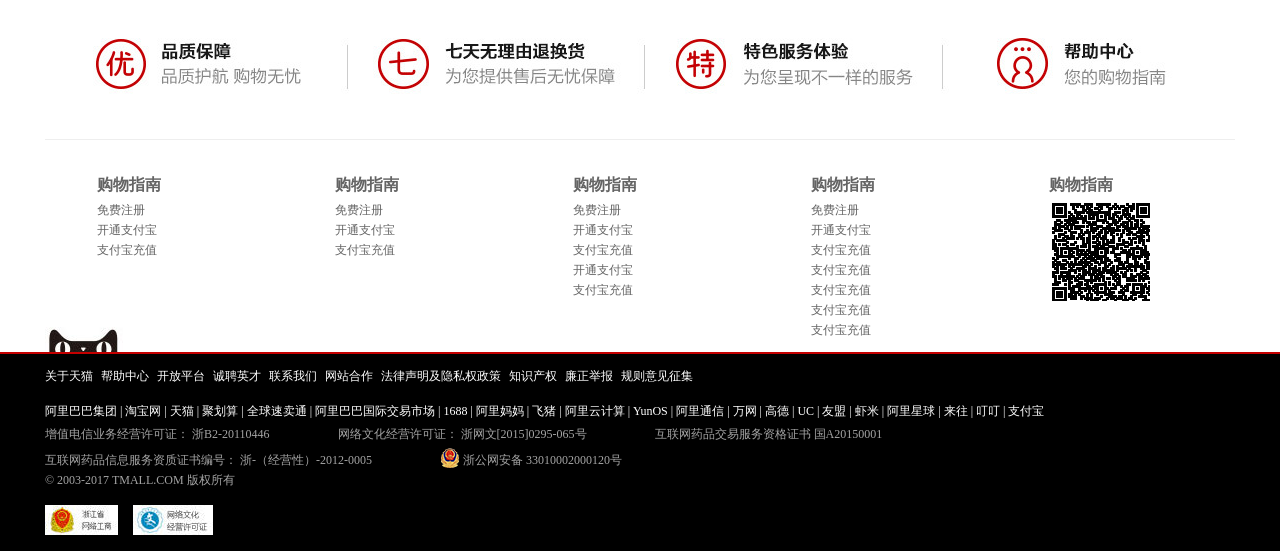
<file: tianmao/天猫.html>
<!DOCTYPE html>
<html lang="en">
<head>
    <meta charset="UTF-8">
    <title>天猫</title>
    <link rel="stylesheet" href="css/1.css">
</head>
<body>
<!--顶部-->
<div class="top">
    <div class="top1">
          <div class="left">
              <div class="left1">喵，欢迎来天猫</div>
              <a href="" class="left2">请登录</a>
              <a href="" class="left3">免费注册</a>
          </div>
          <div class="right">
             <a href="" class="right1">
                 <div class="hang">网站导航</div>
                 <img src="img/5.png" alt="">
             </a>
              <a href="" class="right2">
                  <div class="hang">商家支持</div>
                  <img src="img/5.png" alt="">
              </a>
              <a href="" class="car">企业购</a>
              <a href="" class="car">淘宝网</a>
              <div class="phone"><a href="">手机版</a></div>
              <a href="" class="right3">
                  <div class="hang">收藏夹</div>
                  <img src="img/5.png" alt="">
              </a>
              <div class="shop">
                  <a href="">购物车0件</a>
              </div>
              <div class="shop1">
                  <a href="">关注我的品牌</a>
              </div>
              <a href="" class="right4">
                  <div class="hang">我的淘宝</div>
                  <img src="img/5.png" alt="">
              </a>
          </div>
    </div>
</div>
<!--搜索框-->
<header class="search">
    <div class="search1">
        <a href=""><img src="img/6.gif" alt=""></a>
        <div class="box">
            <input type="text" placeholder="新年最美不过裙装" class="input">
            <a href="" class="smallsearch">搜索</a>
        </div>
        <div class="box1">
            <div class="list"><a href="" class="low low1">羽绒服</a></div>
            <div class="list"><a href="" class="low">坚果礼盒</a></div>
            <div class="list"><a href="" class="low">四件套</a></div>
            <div class="list"><a href="" class="low">洗衣机</a></div>
            <div class="list list3"><a href="" class="low">吸顶灯</a></div>
            <div class="list hidd"><a href="" class="low">家居服</a></div>
            <div class="list hidd"><a href="" class="low">靴子</a></div>
            <div class="list hidd"><a href="" class="low">女包</a></div>
            <div class="list list1 hidd"><a href="" class="low">面膜</a></div>
        </div>
    </div>
</header>
<!--导航栏-->
<nav class="nav">
    <div class="nav1">
        <div class="shop">商品分类</div>
        <a href="" class="img3"><div class="low"></div><img src="img/8.png" alt="" class="img"></a>
        <a href="" class="img3"><div class="low"></div><img src="img/9.png" alt="" class="img"></a>
        <a href="" class="list"><div class="low"></div><div class="se">天猫会员</div></a>
        <a href="" class="list"><div class="low"></div><div class="se">品牌街</div></a>
        <a href="" class="list"><div class="low"></div><div class="se">电器城</div></a>
        <a href="" class="list"><div class="low"></div><div class="se">喵鲜生</div></a>
        <a href="" class="list"><div class="low"></div><div class="se">医药馆</div></a>
        <a href="" class="list list4"><div class="low"></div><div class="se">魅力惠</div></a>
        <a href="" class="list"><div class="low"></div><div class="se">营业厅</div></a>
        <a href="" class="list list4"><div class="low"></div><div class="se">飞猪旅行</div></a>
        <a href="" class="list list4"><div class="low"></div><div class="se">苏宁易购</div></a>
    </div>
</nav>
<!--banner-->
<div class="banner">
    <div class="banner1">
        <div class="left">
            <div class="left-box"><span class="logo">&#xe62b;</span><a href="" class="zi">女装 /内衣</a></div>
            <div class="left-box green"><span class="logo">&#xe601;</span><a href="" class="zi">男装 /运动户外</a></div>
            <div class="left-box blue"><span class="logo">&#xe643;</span><a href="" class="zi">女鞋 /男鞋 /箱包</a></div>
            <div class="left-box"><span class="logo">&#xe604;</span><a href="" class="zi">化妆品 /个人护理</a></div>
            <div class="left-box blue"><span class="logo">&#xe674;</span><a href="" class="zi">腕表 /珠宝饰品 /眼镜</a></div>
            <div class="left-box green"><span class="logo">&#xe6be;</span><a href="" class="zi">手机 /数码 /电脑办公</a></div>
            <div class="left-box"><span class="logo">&#xe600;</span><a href="" class="zi">母婴玩具</a></div>
            <div class="left-box orange"><span class="logo">&#xe63e;</span><a href="" class="zi">零食 /进口食品 /茶酒</a></div>
            <div class="left-box orange"><span class="logo">&#xe844;</span><a href="" class="zi">生鲜水果</a></div>
            <div class="left-box green"><span class="logo">&#xe60b;</span><a href="" class="zi">大家电 /生活电器</a></div>
            <div class="left-box"><span class="logo">&#xe62d;</span><a href="" class="zi"> 家具建材</a></div>
            <div class="left-box green"><span class="logo">&#xe676;</span><a href="" class="zi">汽车 /配件 /用品</a></div>
            <div class="left-box orange"><span class="logo">&#xe618;</span><a href="" class="zi">家纺 /家饰 /鲜花</a></div>
            <div class="left-box yan"><span class="logo">&#xe639;</span><a href="" class="zi">医药保健</a></div>
            <div class="left-box"><span class="logo">&#xe62c;</span><a href="" class="zi">厨具 /收纳 /宠物</a></div>
            <div class="left-box yan"><span class="logo">&#xe635;</span><a href="" class="zi">图书音像</a></div>
        </div>
        <div class="right">
            <div class="img">
                <img src="img/14.png" alt="" class="img1">
                Hi~你好!
            </div>
            <a href="" class="deng">&#xe621;请登录</a>
            <a href="" class="zhu">免费注册 ></a>
            <div class="hua">
                <div class="list"><span class="logo5">&#xe603;</span>退货保障</div>
                <div class="list"><span class="logo5">&#xe608;</span>花呗分期</div>
                <div class="list"><span class="logo5">&#xe602;</span>极速退款</div>
                <a href="" class="zhu1">更多特权 ></a>
            </div>
                <div class="yui">推荐活动</div>
                <div class="box2">
                    <a href="" class="img4"><img src="img/15.jpg" alt=""></a>
                    <a href="" class="zi5">缤纷有礼</a>
                    <a href="" class="zi5">积分欢乐兑</a>
                </div>
        </div>
        <div class="rightimg"></div>
        <div class="rightimg1"></div>
        <div class="radius">
            <a href="" class="kuai"></a>
            <a href="" class="kuai"></a>
            <a href="" class="kuai"></a>
            <a href="" class="kuai"></a>
            <a href="" class="kuai"></a>
            <a href="" class="kuai kuai2"></a>
        </div>
    </div>
</div>
<!--内容1-->
<div class="content1">
    <a href="" class="left"></a>
    <ul class="right">
        <li class="box">
            <div class="img">
                <img src="img/17.jpg" alt="">
            </div>
            <div class="zhe">
                <a href="" class="font">&#xe6c7;</a>
                <div class="juan">优惠券 ￥10</div>
                <a href="" class="ji">点击进入</a>
            </div>
        </li>
        <li class="box">
            <div class="img">
                <img src="img/18.jpg" alt="">
            </div>
            <div class="zhe">
                <a href="" class="font">&#xe6c7;</a>
                <div class="juan">优惠券 ￥10</div>
                <a href="" class="ji">点击进入</a>
            </div>
        </li>
        <li class="box box5">
            <div class="img">
                <img src="img/19.jpg" alt="">
            </div>
            <div class="zhe">
                <a href="" class="font">&#xe6c7;</a>
                <div class="juan">优惠券 ￥10</div>
                <a href="" class="ji">点击进入</a>
            </div>
        </li>
        <li class="box box5">
            <div class="img">
                <img src="img/20.jpg" alt="">
            </div>
            <div class="zhe">
                <a href="" class="font">&#xe6c7;</a>
                <div class="juan">优惠券 ￥10</div>
                <a href="" class="ji">点击进入</a>
            </div>
        </li>
        <li class="box">
            <div class="img">
                <img src="img/21.jpg" alt="">
            </div>
            <div class="zhe">
                <a href="" class="font">&#xe6c7;</a>
                <div class="juan">优惠券 ￥10</div>
                <a href="" class="ji">点击进入</a>
            </div>
        </li>
        <li class="box box3">
            <div class="img">
                <img src="img/22.jpg" alt="">
            </div>
            <div class="zhe">
                <a href="" class="font">&#xe6c7;</a>
                <div class="juan">优惠券 ￥10</div>
                <a href="" class="ji">点击进入</a>
            </div>
        </li>
        <li class="box4"></li>
        <li class="box">
            <div class="img">
                <img src="img/23.jpg" alt="">
            </div>
            <div class="zhe">
                <a href="" class="font">&#xe6c7;</a>
                <div class="juan">优惠券 ￥10</div>
                <a href="" class="ji">点击进入</a>
            </div>
        </li>
        <li class="box">
            <div class="img">
                <img src="img/24.jpg" alt="">
            </div>
            <div class="zhe">
                <a href="" class="font">&#xe6c7;</a>
                <div class="juan">优惠券 ￥10</div>
                <a href="" class="ji">点击进入</a>
            </div>
        </li>
        <li class="box box5">
            <div class="img">
                <img src="img/25.jpg" alt="">
            </div>
            <div class="zhe">
                <a href="" class="font">&#xe6c7;</a>
                <div class="juan">优惠券 ￥10</div>
                <a href="" class="ji">点击进入</a>
            </div>
        </li>
        <li class="box box5">
            <div class="img">
                <img src="img/26.jpg" alt="">
            </div>
            <div class="zhe">
                <a href="" class="font">&#xe6c7;</a>
                <div class="juan">优惠券 ￥10</div>
                <a href="" class="ji">点击进入</a>
            </div>
        </li>
        <li class="box">
            <div class="img">
                <img src="img/27.jpg" alt="">
            </div>
            <div class="zhe">
                <a href="" class="font">&#xe6c7;</a>
                <div class="juan">优惠券 ￥10</div>
                <a href="" class="ji">点击进入</a>
            </div>
        </li>
        <li class="box box3">
            <div class="img">
                <img src="img/28.jpg" alt="">
            </div>
            <div class="zhe">
                <a href="" class="font">&#xe6c7;</a>
                <div class="juan">优惠券 ￥10</div>
                <a href="" class="ji">点击进入</a>
            </div>
        </li>
        <li class="box4"></li>
        <li class="box">
            <div class="img">
                <img src="img/29.jpg" alt="">
            </div>
            <div class="zhe">
                <a href="" class="font">&#xe6c7;</a>
                <div class="juan">优惠券 ￥10</div>
                <a href="" class="ji">点击进入</a>
            </div>
        </li>
        <li class="box">
            <div class="img">
                <img src="img/30.jpg" alt="">
            </div>
            <div class="zhe">
                <a href="" class="font">&#xe6c7;</a>
                <div class="juan">优惠券 ￥10</div>
                <a href="" class="ji">点击进入</a>
            </div>
        </li>
        <li class="box box5">
            <div class="img">
                <img src="img/31.jpg" alt="">
            </div>
            <div class="zhe">
                <a href="" class="font">&#xe6c7;</a>
                <div class="juan">优惠券 ￥10</div>
                <a href="" class="ji">点击进入</a>
            </div>
        </li>
        <li class="box box5">
            <div class="img">
                <img src="img/32.jpg" alt="">
            </div>
            <div class="zhe">
                <a href="" class="font">&#xe6c7;</a>
                <div class="juan">优惠券 ￥10</div>
                <a href="" class="ji">点击进入</a>
            </div>
        </li>
        <li class="box">
            <div class="img">
                <img src="img/33.jpg" alt="">
            </div>
            <div class="zhe">
                <a href="" class="font">&#xe6c7;</a>
                <div class="juan">优惠券 ￥10</div>
                <a href="" class="ji">点击进入</a>
            </div>
        </li>
        <li class="box box3">
            <div class="img">
                <img src="img/34.jpg" alt="">
            </div>
            <div class="zhe">
                <a href="" class="font">&#xe6c7;</a>
                <div class="juan">优惠券 ￥10</div>
                <a href="" class="ji">点击进入</a>
            </div>
        </li>
        <li class="box4"></li>
        <li class="box6">
            <a href="" class="red">
                <div class="huan">&#xe614;</div>
                <p class="huan1">换一批</p>
            </a>
        </li>
        <li class="box">
            <div class="img">
                <img src="img/39.png" alt="">
            </div>
            <div class="zhe">
                <a href="" class="font">&#xe6c7;</a>
                <div class="juan">优惠券 ￥10</div>
                <a href="" class="ji">点击进入</a>
            </div>
        </li>
        <li class="box box5">
            <div class="img">
                <img src="img/35.png" alt="">
            </div>
            <div class="zhe">
                <a href="" class="font">&#xe6c7;</a>
                <div class="juan">优惠券 ￥10</div>
                <a href="" class="ji">点击进入</a>
            </div>
        </li>
        <li class="box box5">
            <div class="img">
                <img src="img/36.jpg" alt="">
            </div>
            <div class="zhe">
                <a href="" class="font">&#xe6c7;</a>
                <div class="juan">优惠券 ￥10</div>
                <a href="" class="ji">点击进入</a>
            </div>
        </li>
        <li class="box">
            <div class="img">
                <img src="img/37.jpg" alt="">
            </div>
            <div class="zhe">
                <a href="" class="font">&#xe6c7;</a>
                <div class="juan">优惠券 ￥10</div>
                <a href="" class="ji">点击进入</a>
            </div>
        </li>
        <li class="box box3">
            <div class="img">
                <img src="img/38.jpg" alt="">
            </div>
            <div class="zhe">
                <a href="" class="font">&#xe6c7;</a>
                <div class="juan">优惠券 ￥10</div>
                <a href="" class="ji">点击进入</a>
            </div>
        </li>
        <li class="box4"></li>
    </ul>
</div>
<!--内容2-->
<ul class="content2">
    <li class="box">
        <div class="cad">
            <div class="logo">&#xe640;</div>潮流前沿
        </div>
        <a href="" class="bottom">
            <div class="boxtop">
                <div class="boxtop1">
                <div class="zi">焕新</div>
                <div class="zi1">品牌精选精品</div>
                <div class="yuan">
                    <img src="img/40.png" alt="" class="img">
                </div>
                </div>
            </div>
            <div class="boxtop">
                <div class="boxtop1 boxtop3">
                    <div class="zi">焕新</div>
                    <div class="zi1">品牌精选精品</div>
                    <div class="yuan">
                        <img src="img/45.jpg" alt="" class="img">
                    </div>
                </div>
            </div>
        </a>
    </li>
    <li class="box">
        <div class="cad">
            <div class="logo">&#xe682;</div>手机酷玩
        </div>
        <a href="" class="bottom">
            <div class="boxtop">
                <div class="boxtop1">
                    <div class="zi">焕新</div>
                    <div class="zi1">品牌精选精品</div>
                    <div class="yuan">
                        <img src="img/41.png" alt="" class="img">
                    </div>
                </div>
            </div>
            <div class="boxtop">
                <div class="boxtop1 boxtop3">
                    <div class="zi">焕新</div>
                    <div class="zi1">品牌精选精品</div>
                    <div class="yuan">
                        <img src="img/46.jpg" alt="" class="img">
                    </div>
                </div>
            </div>
        </a>
    </li>
    <li class="box">
        <div class="cad">
            <div class="logo">&#xe663;</div>品质生活
        </div>
        <a href="" class="bottom">
            <div class="boxtop">
                <div class="boxtop1">
                    <div class="zi">焕新</div>
                    <div class="zi1">品牌精选精品</div>
                    <div class="yuan">
                        <img src="img/42.png" alt="" class="img">
                    </div>
                </div>
            </div>
            <div class="boxtop">
                <div class="boxtop1 boxtop3">
                    <div class="zi">焕新</div>
                    <div class="zi1">品牌精选精品</div>
                    <div class="yuan">
                        <img src="img/47.jpg" alt="" class="img">
                    </div>
                </div>
            </div>
        </a>
    </li>
    <li class="box box3">
        <div class="cad">
            <div class="logo">&#xe653;</div>国际海购
        </div>
        <a href="" class="bottom">
            <div class="boxtop">
                <div class="boxtop1">
                    <div class="zi">焕新</div>
                    <div class="zi1">品牌精选精品</div>
                    <div class="yuan">
                        <img src="img/43.jpg" alt="" class="img">
                    </div>
                </div>
            </div>
            <div class="boxtop">
                <div class="boxtop1 boxtop3">
                    <div class="zi">焕新</div>
                    <div class="zi1">品牌精选精品</div>
                    <div class="yuan">
                        <img src="img/48.jpg" alt="" class="img">
                    </div>
                </div>
            </div>
        </a>
    </li>
    <li class="box box1">
        <div class="cad">
            <div class="logo">&#xe6c7;</div>个性推荐
        </div>
        <a href="" class="bottom">
            <div class="boxtop">
                <div class="boxtop1">
                    <div class="zi">焕新</div>
                    <div class="zi1">品牌精选精品</div>
                    <div class="yuan">
                        <img src="img/44.jpg" alt="" class="img">
                    </div>
                </div>
            </div>
            <div class="boxtop boxtop3">
                <div class="boxtop1 boxtop3">
                    <div class="zi">焕新</div>
                    <div class="zi1">品牌精选精品</div>
                    <div class="yuan">
                        <img src="img/49.jpg" alt="" class="img">
                    </div>
                </div>
            </div>
        </a>
    </li>
</ul>
<!--内容3-->
<div class="content3">
    <a href="" class="img">
        <img src="img/50.jpg" alt="">
    </a>
    <div class="hang">
        <div class="red"></div>
        <div class="beauful">美丽人生</div>
        <div class="beauful1">FASHION & BEAUTY</div>
        <a href="" class="dao">大牌腕表</a>
        <a href="" class="dao">文胸</a>
        <a href="" class="dao">女包</a>
        <a href="" class="dao">单鞋</a>
        <a href="" class="dao">黄金项链</a>
        <a href="" class="dao">休闲男鞋</a>
        <a href="" class="dao">美容护肤</a>
        <a href="" class="dao">T恤男</a>
        <a href="" class="dao">连衣裙</a>
    </div>
    <div class="box">
        <a href="" class="left">
           <div class="top10">
               <img src="img/51.jpg" alt="" class="yang">
               <div class="zhe10"></div>
               <div class="zi">专属定制</div>
           </div>
            <div class="bottom10">
                <div class="mao">专属新年的衣橱</div>
                <div class="mao1">时尚先生的新年礼物</div>
                <div class="tu"></div>
            </div>
        </a>
        <div class="zhong">
            <a href="" class="small">
                <img src="img/52.jpg" alt="" class="img6">
                <div class="jia">无处不风度</div>
                <div class="jia1">元气出街，享受时尚温度</div>
            </a>
            <a href="" class="small">
                <img src="img/87.jpg" alt="" class="img6">
                <div class="jia">新春限定系列</div>
                <div class="jia1">美出新高度</div>
            </a>
            <a href="" class="small">
                <img src="img/80.jpg" alt="" class="img6">
                <div class="jia">加厚连帽针织毛衣</div>
                <div class="jia1">舒适保暖时尚百搭</div>
            </a>
            <a href="" class="small small1">
                <img src="img/86.jpg" alt="" class="img6">
                <div class="jia">新年换新衣</div>
                <div class="jia1">幸福年把爱带回家</div>
            </a>
            <a href="" class="small small1">
                <img src="img/82.jpg" alt="" class="img6">
                <div class="jia">情人节送什么？</div>
                <div class="jia1">让她做你的维秘情人</div>
            </a>
            <a href="" class="small small1">
                <img src="img/88.jpg" alt="" class="img6">
                <div class="jia">卡玛琪女包</div>
                <div class="jia1">春节不打烊</div>
            </a>
        </div>
        <div class="right3">
            <a href="" class="lost4">
                <img src="img/54.jpg" alt="" class="img7">
                <div class="jia">2017春装新款</div>
                <div class="jia1">时尚印花气质显瘦</div>
            </a>
            <a href="" class="lost4">
                <img src="img/83.jpg" alt="" class="img7">
                <div class="jia">商务精品皮鞋男</div>
                <div class="jia1">全场包邮</div>
            </a>
            <a href="" class="lost4 lost5">
                <img src="img/84.jpg" alt="" class="img7">
                <div class="jia">加厚棉衣</div>
                <div class="jia1">满399顺丰包邮</div>
            </a>
        </div>
    </div>
    <div class="hang">
        <div class="red red1"></div>
        <div class="beauful">潮电酷玩</div>
        <div class="beauful1">ELECTRONICS</div>
        <a href="" class="dao">大牌腕表</a>
        <a href="" class="dao">文胸</a>
        <a href="" class="dao">女包</a>
        <a href="" class="dao">单鞋</a>
        <a href="" class="dao">黄金项链</a>
        <a href="" class="dao">休闲男鞋</a>
        <a href="" class="dao">美容护肤</a>
        <a href="" class="dao">T恤男</a>
        <a href="" class="dao">连衣裙</a>
    </div>
    <div class="box box7">
        <a href="" class="left">
            <div class="top10">
                <img src="img/51.jpg" alt="" class="yang">
                <div class="zhe10"></div>
                <div class="pai">专属定制</div>
            </div>
            <div class="bottom10">
                <div class="mao">专属新年的衣橱</div>
                <div class="mao1">时尚先生的新年礼物</div>
                <div class="tu"></div>
            </div>
        </a>
        <div class="zhong">
            <a href="" class="small">
                <img src="img/52.jpg" alt="" class="img6">
                <div class="jia">无处不风度</div>
                <div class="jia1">元气出街，享受时尚温度</div>
            </a>
            <a href="" class="small">
                <img src="img/87.jpg" alt="" class="img6">
                <div class="jia">新春限定系列</div>
                <div class="jia1">美出新高度</div>
            </a>
            <a href="" class="small">
                <img src="img/80.jpg" alt="" class="img6">
                <div class="jia">加厚连帽针织毛衣</div>
                <div class="jia1">舒适保暖时尚百搭</div>
            </a>
            <a href="" class="small small1">
                <img src="img/86.jpg" alt="" class="img6">
                <div class="jia">新年换新衣</div>
                <div class="jia1">幸福年把爱带回家</div>
            </a>
            <a href="" class="small small1">
                <img src="img/82.jpg" alt="" class="img6">
                <div class="jia">情人节送什么？</div>
                <div class="jia1">让她做你的维秘情人</div>
            </a>
            <a href="" class="small small1">
                <img src="img/88.jpg" alt="" class="img6">
                <div class="jia">卡玛琪女包</div>
                <div class="jia1">春节不打烊</div>
            </a>
        </div>
        <div class="right3">
            <a href="" class="lost6">
                <img src="img/55.jpg" alt="" class="img8">
                <div class="jia">2017春装新款</div>
                <div class="jia1">时尚印花气质显瘦</div>
            </a>
            <a href="" class="lost6 lost5">
                 <img src="img/83.jpg" alt="" class="img7">
                <div class="jia">商务精品皮鞋男</div>
                <div class="jia1">全场包邮</div>
            </a>
        </div>
    </div>
</div>
<div class="content3">
    <a href="" class="img">
        <img src="img/50.jpg" alt="">
    </a>
    <div class="hang">
        <div class="red red2"></div>
        <div class="beauful">美丽人生</div>
        <div class="beauful1">FASHION & BEAUTY</div>
        <a href="" class="dao">大牌腕表</a>
        <a href="" class="dao">文胸</a>
        <a href="" class="dao">女包</a>
        <a href="" class="dao">单鞋</a>
        <a href="" class="dao">黄金项链</a>
        <a href="" class="dao">休闲男鞋</a>
        <a href="" class="dao">美容护肤</a>
        <a href="" class="dao">T恤男</a>
        <a href="" class="dao">连衣裙</a>
    </div>
    <div class="box box8">
        <a href="" class="left">
            <div class="top10">
                <img src="img/51.jpg" alt="" class="yang">
                <div class="zhe10"></div>
                <div class="pai">专属定制</div>
            </div>
            <div class="bottom10">
                <div class="mao">专属新年的衣橱</div>
                <div class="mao1">时尚先生的新年礼物</div>
                <div class="tu"></div>
            </div>
        </a>
        <div class="zhong">
            <a href="" class="small">
                <img src="img/52.jpg" alt="" class="img6">
                <div class="jia">无处不风度</div>
                <div class="jia1">元气出街，享受时尚温度</div>
            </a>
            <a href="" class="small">
                <img src="img/87.jpg" alt="" class="img6">
                <div class="jia">新春限定系列</div>
                <div class="jia1">美出新高度</div>
            </a>
            <a href="" class="small">
                <img src="img/80.jpg" alt="" class="img6">
                <div class="jia">加厚连帽针织毛衣</div>
                <div class="jia1">舒适保暖时尚百搭</div>
            </a>
            <a href="" class="small small1">
                <img src="img/86.jpg" alt="" class="img6">
                <div class="jia">新年换新衣</div>
                <div class="jia1">幸福年把爱带回家</div>
            </a>
            <a href="" class="small small1">
                <img src="img/82.jpg" alt="" class="img6">
                <div class="jia">情人节送什么？</div>
                <div class="jia1">让她做你的维秘情人</div>
            </a>
            <a href="" class="small small1">
                <img src="img/88.jpg" alt="" class="img6">
                <div class="jia">卡玛琪女包</div>
                <div class="jia1">春节不打烊</div>
            </a>
        </div>
        <div class="right3">
           <a href="" class="lost4">
                <img src="img/54.jpg" alt="" class="img7">
                <div class="jia">2017春装新款</div>
                <div class="jia1">时尚印花气质显瘦</div>
            </a>
            <a href="" class="lost4">
                <img src="img/83.jpg" alt="" class="img7">
                <div class="jia">商务精品皮鞋男</div>
                <div class="jia1">全场包邮</div>
            </a>
            <a href="" class="lost4 lost5">
                <img src="img/84.jpg" alt="" class="img7">
                <div class="jia">加厚棉衣</div>
                <div class="jia1">满399顺丰包邮</div>
            </a>
        </div>
    </div>
    <div class="hang">
        <div class="red red3"></div>
        <div class="beauful">潮电酷玩</div>
        <div class="beauful1">ELECTRONICS</div>
        <a href="" class="dao">大牌腕表</a>
        <a href="" class="dao">文胸</a>
        <a href="" class="dao">女包</a>
        <a href="" class="dao">单鞋</a>
        <a href="" class="dao">黄金项链</a>
        <a href="" class="dao">休闲男鞋</a>
        <a href="" class="dao">美容护肤</a>
        <a href="" class="dao">T恤男</a>
        <a href="" class="dao">连衣裙</a>
    </div>
    <div class="box box9">
        <a href="" class="left">
            <div class="top10">
                <img src="img/51.jpg" alt="" class="yang">
                <div class="zhe10"></div>
                <div class="pai">专属定制</div>
            </div>
            <div class="bottom10">
                <div class="mao">专属新年的衣橱</div>
                <div class="mao1">时尚先生的新年礼物</div>
                <div class="tu"></div>
            </div>
        </a>
        <div class="zhong">
           <a href="" class="small">
                <img src="img/52.jpg" alt="" class="img6">
                <div class="jia">无处不风度</div>
                <div class="jia1">元气出街，享受时尚温度</div>
            </a>
            <a href="" class="small">
                <img src="img/87.jpg" alt="" class="img6">
                <div class="jia">新春限定系列</div>
                <div class="jia1">美出新高度</div>
            </a>
            <a href="" class="small">
                <img src="img/80.jpg" alt="" class="img6">
                <div class="jia">加厚连帽针织毛衣</div>
                <div class="jia1">舒适保暖时尚百搭</div>
            </a>
            <a href="" class="small small1">
                <img src="img/86.jpg" alt="" class="img6">
                <div class="jia">新年换新衣</div>
                <div class="jia1">幸福年把爱带回家</div>
            </a>
            <a href="" class="small small1">
                <img src="img/82.jpg" alt="" class="img6">
                <div class="jia">情人节送什么？</div>
                <div class="jia1">让她做你的维秘情人</div>
            </a>
            <a href="" class="small small1">
                <img src="img/88.jpg" alt="" class="img6">
                <div class="jia">卡玛琪女包</div>
                <div class="jia1">春节不打烊</div>
            </a>
        </div>
        <div class="right3 right5">
            <a href="" class="lost6">
                <img src="img/56.jpg" alt="" class="img8">
                <div class="jia">2017春装新款</div>
                <div class="jia1">时尚印花气质显瘦</div>
            </a>
            <a href="" class="lost6">
                <img src="img/83.jpg" alt="" class="img7">
                <div class="jia">商务精品皮鞋男</div>
                <div class="jia1">全场包邮</div>
            </a>
            <a href="" class="lost6">
                <img src="img/84.jpg" alt="" class="img7">
                <div class="jia">加厚棉衣</div>
                <div class="jia1">满399顺丰包邮</div>
            </a>
            <a href="" class="lost6 lost5">
                <img src="img/83.jpg" alt="" class="img7">
                <div class="jia">商务精品皮鞋男</div>
                <div class="jia1">全场包邮</div>
            </a>

        </div>
    </div>
</div>
<div class="content3">
    <a href="" class="img">
        <img src="img/50.jpg" alt="">
    </a>
    <div class="hang">
        <div class="red red4"></div>
        <div class="beauful">美丽人生</div>
        <div class="beauful1">FASHION & BEAUTY</div>
        <a href="" class="dao">大牌腕表</a>
        <a href="" class="dao">文胸</a>
        <a href="" class="dao">女包</a>
        <a href="" class="dao">单鞋</a>
        <a href="" class="dao">黄金项链</a>
        <a href="" class="dao">休闲男鞋</a>
        <a href="" class="dao">美容护肤</a>
        <a href="" class="dao">T恤男</a>
        <a href="" class="dao">连衣裙</a>
    </div>
    <div class="box box11">
        <a href="" class="left">
            <div class="top10">
                <img src="img/51.jpg" alt="" class="yang">
                <div class="zhe10"></div>
                <div class="pai">专属定制</div>
            </div>
            <div class="bottom10">
                <div class="mao">专属新年的衣橱</div>
                <div class="mao1">时尚先生的新年礼物</div>
                <div class="tu"></div>
            </div>
        </a>
        <div class="zhong">
            <a href="" class="small">
                <img src="img/52.jpg" alt="" class="img6">
                <div class="jia">无处不风度</div>
                <div class="jia1">元气出街，享受时尚温度</div>
            </a>
            <a href="" class="small">
                <img src="img/87.jpg" alt="" class="img6">
                <div class="jia">新春限定系列</div>
                <div class="jia1">美出新高度</div>
            </a>
            <a href="" class="small">
                <img src="img/80.jpg" alt="" class="img6">
                <div class="jia">加厚连帽针织毛衣</div>
                <div class="jia1">舒适保暖时尚百搭</div>
            </a>
            <a href="" class="small small1">
                <img src="img/86.jpg" alt="" class="img6">
                <div class="jia">新年换新衣</div>
                <div class="jia1">幸福年把爱带回家</div>
            </a>
            <a href="" class="small small1">
                <img src="img/82.jpg" alt="" class="img6">
                <div class="jia">情人节送什么？</div>
                <div class="jia1">让她做你的维秘情人</div>
            </a>
            <a href="" class="small small1">
                <img src="img/88.jpg" alt="" class="img6">
                <div class="jia">卡玛琪女包</div>
                <div class="jia1">春节不打烊</div>
            </a>
        </div>
        <div class="right3">
           <a href="" class="lost4">
                <img src="img/54.jpg" alt="" class="img7">
                <div class="jia">2017春装新款</div>
                <div class="jia1">时尚印花气质显瘦</div>
            </a>
            <a href="" class="lost4">
                <img src="img/83.jpg" alt="" class="img7">
                <div class="jia">商务精品皮鞋男</div>
                <div class="jia1">全场包邮</div>
            </a>
            <a href="" class="lost4 lost5">
                <img src="img/84.jpg" alt="" class="img7">
                <div class="jia">加厚棉衣</div>
                <div class="jia1">满399顺丰包邮</div>
            </a>
        </div>
    </div>
    <div class="hang">
        <div class="red red5"></div>
        <div class="beauful">潮电酷玩</div>
        <div class="beauful1">ELECTRONICS</div>
        <a href="" class="dao">大牌腕表</a>
        <a href="" class="dao">文胸</a>
        <a href="" class="dao">女包</a>
        <a href="" class="dao">单鞋</a>
        <a href="" class="dao">黄金项链</a>
        <a href="" class="dao">休闲男鞋</a>
        <a href="" class="dao">美容护肤</a>
        <a href="" class="dao">T恤男</a>
        <a href="" class="dao">连衣裙</a>
    </div>
    <div class="box box12">
        <a href="" class="left">
            <div class="top10">
                <img src="img/51.jpg" alt="" class="yang">
                <div class="zhe10"></div>
                <div class="pai">专属定制</div>
            </div>
            <div class="bottom10">
                <div class="mao">专属新年的衣橱</div>
                <div class="mao1">时尚先生的新年礼物</div>
                <div class="tu"></div>
            </div>
        </a>
        <div class="zhong">
            <a href="" class="small">
                <img src="img/52.jpg" alt="" class="img6">
                <div class="jia">无处不风度</div>
                <div class="jia1">元气出街，享受时尚温度</div>
            </a>
            <a href="" class="small">
                <img src="img/87.jpg" alt="" class="img6">
                <div class="jia">新春限定系列</div>
                <div class="jia1">美出新高度</div>
            </a>
            <a href="" class="small">
                <img src="img/80.jpg" alt="" class="img6">
                <div class="jia">加厚连帽针织毛衣</div>
                <div class="jia1">舒适保暖时尚百搭</div>
            </a>
            <a href="" class="small small1">
                <img src="img/86.jpg" alt="" class="img6">
                <div class="jia">新年换新衣</div>
                <div class="jia1">幸福年把爱带回家</div>
            </a>
            <a href="" class="small small1">
                <img src="img/82.jpg" alt="" class="img6">
                <div class="jia">情人节送什么？</div>
                <div class="jia1">让她做你的维秘情人</div>
            </a>
            <a href="" class="small small1">
                <img src="img/88.jpg" alt="" class="img6">
                <div class="jia">卡玛琪女包</div>
                <div class="jia1">春节不打烊</div>
            </a>
        </div>
        <div class="right3">
            <a href="" class="lost4">
                <img src="img/54.jpg" alt="" class="img7">
                <div class="jia">2017春装新款</div>
                <div class="jia1">时尚印花气质显瘦</div>
            </a>
            <a href="" class="lost4">
                <img src="img/83.jpg" alt="" class="img7">
                <div class="jia">商务精品皮鞋男</div>
                <div class="jia1">全场包邮</div>
            </a>
            <a href="" class="lost4 lost5">
                <img src="img/84.jpg" alt="" class="img7">
                <div class="jia">加厚棉衣</div>
                <div class="jia1">满399顺丰包邮</div>
            </a>
        </div>
    </div>
</div>
<!--内容4-->
<div class="content4">
    <a href="" class="img">
        <img src="img/50.jpg" alt="">
    </a>
    <div class="pin"><div class="pin2">品牌旗舰店</div>
        <div class="pin1">FLAGSHIP STORES</div>
    </div>
    <div class="box">
        <div class="box1">
            <img src="img/24.jpg" alt="" class="img22">
            <a href="" class="shop10">NIKE官方旗舰店</a>
            <div class="shop1">有身体你就是运动员</div>
            <a href="" class="shop3">进店看看</a>
            <div class="lang">
            <div class="xin10">
                <img src="img/89.jpg" alt="">
                <a href="" class="chun">
                    Nike 耐克官方 女子跑步鞋 620692</a>
                <a href="" class="chun1">
                    ￥1292
                </a>
            </div>
                <div class="xin10">
                    <img src="img/90.jpg" alt="">
                    <a href="" class="chun">
                        Nike 耐克官方 男子训练T恤811388</a>
                    <a href="" class="chun1">
                        ￥279
                    </a>
                </div>
                <div class="xin10 xin11">
                    <img src="img/91.jpg" alt="">
                    <a href="" class="chun">
                       Nike 耐克官方 女子运动鞋749986</a>
                    <a href="" class="chun1">
                        ￥549
                    </a>
                </div>
            </div>
        </div>
        <div class="box1">
            <img src="img/24.jpg" alt="" class="img22">
            <a href="" class="shop10">NIKE官方旗舰店</a>
            <div class="shop1">有身体你就是运动员</div>
            <a href="" class="shop3">进店看看</a>
            <div class="lang">
            <div class="xin10">
                <img src="img/89.jpg" alt="">
                <a href="" class="chun">
                    Nike 耐克官方 女子跑步鞋 620692</a>
                <a href="" class="chun1">
                    ￥1292
                </a>
            </div>
                <div class="xin10">
                    <img src="img/90.jpg" alt="">
                    <a href="" class="chun">
                        Nike 耐克官方 男子训练T恤811388</a>
                    <a href="" class="chun1">
                        ￥279
                    </a>
                </div>
                <div class="xin10 xin11">
                    <img src="img/91.jpg" alt="">
                    <a href="" class="chun">
                       Nike 耐克官方 女子运动鞋749986</a>
                    <a href="" class="chun1">
                        ￥549
                    </a>
                </div>
            </div>
        </div>
        <div class="box1 box12">
            <img src="img/24.jpg" alt="" class="img22">
            <a href="" class="shop10">NIKE官方旗舰店</a>
            <div class="shop1">有身体你就是运动员</div>
            <a href="" class="shop3">进店看看</a>
            <div class="lang">
            <div class="xin10">
                <img src="img/89.jpg" alt="">
                <a href="" class="chun">
                    Nike 耐克官方 女子跑步鞋 620692</a>
                <a href="" class="chun1">
                    ￥1292
                </a>
            </div>
                <div class="xin10">
                    <img src="img/90.jpg" alt="">
                    <a href="" class="chun">
                        Nike 耐克官方 男子训练T恤811388</a>
                    <a href="" class="chun1">
                        ￥279
                    </a>
                </div>
                <div class="xin10 xin11">
                    <img src="img/91.jpg" alt="">
                    <a href="" class="chun">
                       Nike 耐克官方 女子运动鞋749986</a>
                    <a href="" class="chun1">
                        ￥549
                    </a>
                </div>
            </div>
        </div>
        <div class="box1 box12">
            <img src="img/24.jpg" alt="" class="img22">
            <a href="" class="shop10">NIKE官方旗舰店</a>
            <div class="shop1">有身体你就是运动员</div>
            <a href="" class="shop3">进店看看</a>
            <div class="lang">
            <div class="xin10">
                <img src="img/89.jpg" alt="">
                <a href="" class="chun">
                    Nike 耐克官方 女子跑步鞋 620692</a>
                <a href="" class="chun1">
                    ￥1292
                </a>
            </div>
                <div class="xin10">
                    <img src="img/90.jpg" alt="">
                    <a href="" class="chun">
                        Nike 耐克官方 男子训练T恤811388</a>
                    <a href="" class="chun1">
                        ￥279
                    </a>
                </div>
                <div class="xin10 xin11">
                    <img src="img/91.jpg" alt="">
                    <a href="" class="chun">
                       Nike 耐克官方 女子运动鞋749986</a>
                    <a href="" class="chun1">
                        ￥549
                    </a>
                </div>
            </div>
        </div>
    </div>
</div>
<!--内容5-->
<a href="" class="huang">
    <div class="huang10">
    <img src="img/50.jpg" alt="">
    </div>
</a>
<!--内容5-->
<div class="content5">
    <div class="cai">
        <div class="cai1">
            <div class="heng"></div>
            <div class="heng1">&#xe6c7;</div>
            <div class="heng2">猜你喜欢</div>
            <div class="heng"></div>
        </div>
    </div>
    <div class="lost15">
        <a href="" class="lan">
            <img src="img/92.jpg" alt="" class="imga">
            <div class="imga3"></div>
            <div class="imga1">
                [热销]帽子女秋冬真貉子超大狐狸毛球鸭舌帽加厚保暖潮韩国弯檐棒球帽</div>
            <div class="imga2">
                ¥ 32.0
            </div>
        </a>
        <a href="" class="lan">
            <img src="img/92.jpg" alt="" class="imga">
            <div class="imga3"></div>
            <div class="imga1">
                [热销]帽子女秋冬真貉子超大狐狸毛球鸭舌帽加厚保暖潮韩国弯檐棒球帽</div>
            <div class="imga2">
                ¥ 32.0
            </div>
        </a>
        <a href="" class="lan">
            <img src="img/92.jpg" alt="" class="imga">
            <div class="imga3"></div>
            <div class="imga1">
                [热销]帽子女秋冬真貉子超大狐狸毛球鸭舌帽加厚保暖潮韩国弯檐棒球帽</div>
            <div class="imga2">
                ¥ 32.0
            </div>
        </a>
        <a href="" class="lan">
            <img src="img/92.jpg" alt="" class="imga">
            <div class="imga3"></div>
            <div class="imga1">
                [热销]帽子女秋冬真貉子超大狐狸毛球鸭舌帽加厚保暖潮韩国弯檐棒球帽</div>
            <div class="imga2">
                ¥ 32.0
            </div>
        </a>
        <a href="" class="lan lan1">
            <img src="img/92.jpg" alt="" class="imga">
            <div class="imga3"></div>
            <div class="imga1">
                [热销]帽子女秋冬真貉子超大狐狸毛球鸭舌帽加厚保暖潮韩国弯檐棒球帽</div>
            <div class="imga2">
                ¥ 32.0
            </div>
        </a>
    </div>
    <div class="lost15">
        <a href="" class="lan">
            <img src="img/92.jpg" alt="" class="imga">
            <div class="imga3"></div>
            <div class="imga1">
                [热销]帽子女秋冬真貉子超大狐狸毛球鸭舌帽加厚保暖潮韩国弯檐棒球帽</div>
            <div class="imga2">
                ¥ 32.0
            </div>
        </a>
        <a href="" class="lan">
            <img src="img/92.jpg" alt="" class="imga">
            <div class="imga3"></div>
            <div class="imga1">
                [热销]帽子女秋冬真貉子超大狐狸毛球鸭舌帽加厚保暖潮韩国弯檐棒球帽</div>
            <div class="imga2">
                ¥ 32.0
            </div>
        </a>
        <a href="" class="lan">
            <img src="img/92.jpg" alt="" class="imga">
            <div class="imga3"></div>
            <div class="imga1">
                [热销]帽子女秋冬真貉子超大狐狸毛球鸭舌帽加厚保暖潮韩国弯檐棒球帽</div>
            <div class="imga2">
                ¥ 32.0
            </div>
        </a>
        <a href="" class="lan">
            <img src="img/92.jpg" alt="" class="imga">
            <div class="imga3"></div>
            <div class="imga1">
                [热销]帽子女秋冬真貉子超大狐狸毛球鸭舌帽加厚保暖潮韩国弯檐棒球帽</div>
            <div class="imga2">
                ¥ 32.0
            </div>
        </a>
        <a href="" class="lan lan1">
            <img src="img/92.jpg" alt="" class="imga">
            <div class="imga3"></div>
            <div class="imga1">
                [热销]帽子女秋冬真貉子超大狐狸毛球鸭舌帽加厚保暖潮韩国弯檐棒球帽</div>
            <div class="imga2">
                ¥ 32.0
            </div>
        </a>
    </div>
    <div class="lost15">
        <a href="" class="lan">
            <img src="img/92.jpg" alt="" class="imga">
            <div class="imga3"></div>
            <div class="imga1">
                [热销]帽子女秋冬真貉子超大狐狸毛球鸭舌帽加厚保暖潮韩国弯檐棒球帽</div>
            <div class="imga2">
                ¥ 32.0
            </div>
        </a>
        <a href="" class="lan">
            <img src="img/92.jpg" alt="" class="imga">
            <div class="imga3"></div>
            <div class="imga1">
                [热销]帽子女秋冬真貉子超大狐狸毛球鸭舌帽加厚保暖潮韩国弯檐棒球帽</div>
            <div class="imga2">
                ¥ 32.0
            </div>
        </a>
        <a href="" class="lan">
            <img src="img/92.jpg" alt="" class="imga">
            <div class="imga3"></div>
            <div class="imga1">
                [热销]帽子女秋冬真貉子超大狐狸毛球鸭舌帽加厚保暖潮韩国弯檐棒球帽</div>
            <div class="imga2">
                ¥ 32.0
            </div>
        </a>
        <a href="" class="lan">
            <img src="img/92.jpg" alt="" class="imga">
            <div class="imga3"></div>
            <div class="imga1">
                [热销]帽子女秋冬真貉子超大狐狸毛球鸭舌帽加厚保暖潮韩国弯檐棒球帽</div>
            <div class="imga2">
                ¥ 32.0
            </div>
        </a>
        <a href="" class="lan lan1">
            <img src="img/92.jpg" alt="" class="imga">
            <div class="imga3"></div>
            <div class="imga1">
                [热销]帽子女秋冬真貉子超大狐狸毛球鸭舌帽加厚保暖潮韩国弯檐棒球帽</div>
            <div class="imga2">
                ¥ 32.0
            </div>
        </a>
    </div>
    <div class="lost15">
        <a href="" class="lan">
            <img src="img/92.jpg" alt="" class="imga">
            <div class="imga3"></div>
            <div class="imga1">
                [热销]帽子女秋冬真貉子超大狐狸毛球鸭舌帽加厚保暖潮韩国弯檐棒球帽</div>
            <div class="imga2">
                ¥ 32.0
            </div>
        </a>
        <a href="" class="lan">
            <img src="img/92.jpg" alt="" class="imga">
            <div class="imga3"></div>
            <div class="imga1">
                [热销]帽子女秋冬真貉子超大狐狸毛球鸭舌帽加厚保暖潮韩国弯檐棒球帽</div>
            <div class="imga2">
                ¥ 32.0
            </div>
        </a>
        <a href="" class="lan">
            <img src="img/92.jpg" alt="" class="imga">
            <div class="imga3"></div>
            <div class="imga1">
                [热销]帽子女秋冬真貉子超大狐狸毛球鸭舌帽加厚保暖潮韩国弯檐棒球帽</div>
            <div class="imga2">
                ¥ 32.0
            </div>
        </a>
        <a href="" class="lan">
            <img src="img/92.jpg" alt="" class="imga">
            <div class="imga3"></div>
            <div class="imga1">
                [热销]帽子女秋冬真貉子超大狐狸毛球鸭舌帽加厚保暖潮韩国弯檐棒球帽</div>
            <div class="imga2">
                ¥ 32.0
            </div>
        </a>
        <a href="" class="lan lan1">
            <img src="img/92.jpg" alt="" class="imga">
            <div class="imga3"></div>
            <div class="imga1">
                [热销]帽子女秋冬真貉子超大狐狸毛球鸭舌帽加厚保暖潮韩国弯檐棒球帽</div>
            <div class="imga2">
                ¥ 32.0
            </div>
        </a>
    </div>
    <div class="lost15">
        <a href="" class="lan">
            <img src="img/92.jpg" alt="" class="imga">
            <div class="imga3"></div>
            <div class="imga1">
                [热销]帽子女秋冬真貉子超大狐狸毛球鸭舌帽加厚保暖潮韩国弯檐棒球帽</div>
            <div class="imga2">
                ¥ 32.0
            </div>
        </a>
        <a href="" class="lan">
            <img src="img/92.jpg" alt="" class="imga">
            <div class="imga3"></div>
            <div class="imga1">
                [热销]帽子女秋冬真貉子超大狐狸毛球鸭舌帽加厚保暖潮韩国弯檐棒球帽</div>
            <div class="imga2">
                ¥ 32.0
            </div>
        </a>
        <a href="" class="lan">
            <img src="img/92.jpg" alt="" class="imga">
            <div class="imga3"></div>
            <div class="imga1">
                [热销]帽子女秋冬真貉子超大狐狸毛球鸭舌帽加厚保暖潮韩国弯檐棒球帽</div>
            <div class="imga2">
                ¥ 32.0
            </div>
        </a>
        <a href="" class="lan">
            <img src="img/92.jpg" alt="" class="imga">
            <div class="imga3"></div>
            <div class="imga1">
                [热销]帽子女秋冬真貉子超大狐狸毛球鸭舌帽加厚保暖潮韩国弯檐棒球帽</div>
            <div class="imga2">
                ¥ 32.0
            </div>
        </a>
        <a href="" class="lan lan1">
            <img src="img/92.jpg" alt="" class="imga">
            <div class="imga3"></div>
            <div class="imga1">
                [热销]帽子女秋冬真貉子超大狐狸毛球鸭舌帽加厚保暖潮韩国弯檐棒球帽</div>
            <div class="imga2">
                ¥ 32.0
            </div>
        </a>
    </div>
    <div class="lost15">
        <a href="" class="lan">
            <img src="img/92.jpg" alt="" class="imga">
            <div class="imga3"></div>
            <div class="imga1">
                [热销]帽子女秋冬真貉子超大狐狸毛球鸭舌帽加厚保暖潮韩国弯檐棒球帽</div>
            <div class="imga2">
                ¥ 32.0
            </div>
        </a>
        <a href="" class="lan">
            <img src="img/92.jpg" alt="" class="imga">
            <div class="imga3"></div>
            <div class="imga1">
                [热销]帽子女秋冬真貉子超大狐狸毛球鸭舌帽加厚保暖潮韩国弯檐棒球帽</div>
            <div class="imga2">
                ¥ 32.0
            </div>
        </a>
        <a href="" class="lan">
            <img src="img/92.jpg" alt="" class="imga">
            <div class="imga3"></div>
            <div class="imga1">
                [热销]帽子女秋冬真貉子超大狐狸毛球鸭舌帽加厚保暖潮韩国弯檐棒球帽</div>
            <div class="imga2">
                ¥ 32.0
            </div>
        </a>
        <a href="" class="lan">
            <img src="img/92.jpg" alt="" class="imga">
            <div class="imga3"></div>
            <div class="imga1">
                [热销]帽子女秋冬真貉子超大狐狸毛球鸭舌帽加厚保暖潮韩国弯檐棒球帽</div>
            <div class="imga2">
                ¥ 32.0
            </div>
        </a>
        <a href="" class="lan lan1">
            <img src="img/92.jpg" alt="" class="imga">
            <div class="imga3"></div>
            <div class="imga1">
                [热销]帽子女秋冬真貉子超大狐狸毛球鸭舌帽加厚保暖潮韩国弯檐棒球帽</div>
            <div class="imga2">
                ¥ 32.0
            </div>
        </a>
    </div>
    <div class="lost15">
        <a href="" class="lan">
            <img src="img/92.jpg" alt="" class="imga">
            <div class="imga3"></div>
            <div class="imga1">
                [热销]帽子女秋冬真貉子超大狐狸毛球鸭舌帽加厚保暖潮韩国弯檐棒球帽</div>
            <div class="imga2">
                ¥ 32.0
            </div>
        </a>
        <a href="" class="lan">
            <img src="img/92.jpg" alt="" class="imga">
            <div class="imga3"></div>
            <div class="imga1">
                [热销]帽子女秋冬真貉子超大狐狸毛球鸭舌帽加厚保暖潮韩国弯檐棒球帽</div>
            <div class="imga2">
                ¥ 32.0
            </div>
        </a>
        <a href="" class="lan">
            <img src="img/92.jpg" alt="" class="imga">
            <div class="imga3"></div>
            <div class="imga1">
                [热销]帽子女秋冬真貉子超大狐狸毛球鸭舌帽加厚保暖潮韩国弯檐棒球帽</div>
            <div class="imga2">
                ¥ 32.0
            </div>
        </a>
        <a href="" class="lan">
            <img src="img/92.jpg" alt="" class="imga">
            <div class="imga3"></div>
            <div class="imga1">
                [热销]帽子女秋冬真貉子超大狐狸毛球鸭舌帽加厚保暖潮韩国弯檐棒球帽</div>
            <div class="imga2">
                ¥ 32.0
            </div>
        </a>
        <a href="" class="lan lan1">
            <img src="img/92.jpg" alt="" class="imga">
            <div class="imga3"></div>
            <div class="imga1">
                [热销]帽子女秋冬真貉子超大狐狸毛球鸭舌帽加厚保暖潮韩国弯檐棒球帽</div>
            <div class="imga2">
                ¥ 32.0
            </div>
        </a>
    </div>
    <div class="lost15">
        <a href="" class="lan">
            <img src="img/92.jpg" alt="" class="imga">
            <div class="imga3"></div>
            <div class="imga1">
                [热销]帽子女秋冬真貉子超大狐狸毛球鸭舌帽加厚保暖潮韩国弯檐棒球帽</div>
            <div class="imga2">
                ¥ 32.0
            </div>
        </a>
        <a href="" class="lan">
            <img src="img/92.jpg" alt="" class="imga">
            <div class="imga3"></div>
            <div class="imga1">
                [热销]帽子女秋冬真貉子超大狐狸毛球鸭舌帽加厚保暖潮韩国弯檐棒球帽</div>
            <div class="imga2">
                ¥ 32.0
            </div>
        </a>
        <a href="" class="lan">
            <img src="img/92.jpg" alt="" class="imga">
            <div class="imga3"></div>
            <div class="imga1">
                [热销]帽子女秋冬真貉子超大狐狸毛球鸭舌帽加厚保暖潮韩国弯檐棒球帽</div>
            <div class="imga2">
                ¥ 32.0
            </div>
        </a>
        <a href="" class="lan">
            <img src="img/92.jpg" alt="" class="imga">
            <div class="imga3"></div>
            <div class="imga1">
                [热销]帽子女秋冬真貉子超大狐狸毛球鸭舌帽加厚保暖潮韩国弯檐棒球帽</div>
            <div class="imga2">
                ¥ 32.0
            </div>
        </a>
        <a href="" class="lan lan1">
            <img src="img/92.jpg" alt="" class="imga">
            <div class="imga3"></div>
            <div class="imga1">
                [热销]帽子女秋冬真貉子超大狐狸毛球鸭舌帽加厚保暖潮韩国弯檐棒球帽</div>
            <div class="imga2">
                ¥ 32.0
            </div>
        </a>
    </div>
    <div class="lost15">
        <a href="" class="lan">
            <img src="img/92.jpg" alt="" class="imga">
            <div class="imga3"></div>
            <div class="imga1">
                [热销]帽子女秋冬真貉子超大狐狸毛球鸭舌帽加厚保暖潮韩国弯檐棒球帽</div>
            <div class="imga2">
                ¥ 32.0
            </div>
        </a>
        <a href="" class="lan">
            <img src="img/92.jpg" alt="" class="imga">
            <div class="imga3"></div>
            <div class="imga1">
                [热销]帽子女秋冬真貉子超大狐狸毛球鸭舌帽加厚保暖潮韩国弯檐棒球帽</div>
            <div class="imga2">
                ¥ 32.0
            </div>
        </a>
        <a href="" class="lan">
            <img src="img/92.jpg" alt="" class="imga">
            <div class="imga3"></div>
            <div class="imga1">
                [热销]帽子女秋冬真貉子超大狐狸毛球鸭舌帽加厚保暖潮韩国弯檐棒球帽</div>
            <div class="imga2">
                ¥ 32.0
            </div>
        </a>
        <a href="" class="lan">
            <img src="img/92.jpg" alt="" class="imga">
            <div class="imga3"></div>
            <div class="imga1">
                [热销]帽子女秋冬真貉子超大狐狸毛球鸭舌帽加厚保暖潮韩国弯檐棒球帽</div>
            <div class="imga2">
                ¥ 32.0
            </div>
        </a>
        <a href="" class="lan lan1">
            <img src="img/92.jpg" alt="" class="imga">
            <div class="imga3"></div>
            <div class="imga1">
                [热销]帽子女秋冬真貉子超大狐狸毛球鸭舌帽加厚保暖潮韩国弯檐棒球帽</div>
            <div class="imga2">
                ¥ 32.0
            </div>
        </a>
    </div>
    <div class="lost15">
        <a href="" class="lan">
            <img src="img/92.jpg" alt="" class="imga">
            <div class="imga3"></div>
            <div class="imga1">
                [热销]帽子女秋冬真貉子超大狐狸毛球鸭舌帽加厚保暖潮韩国弯檐棒球帽</div>
            <div class="imga2">
                ¥ 32.0
            </div>
        </a>
        <a href="" class="lan">
            <img src="img/92.jpg" alt="" class="imga">
            <div class="imga3"></div>
            <div class="imga1">
                [热销]帽子女秋冬真貉子超大狐狸毛球鸭舌帽加厚保暖潮韩国弯檐棒球帽</div>
            <div class="imga2">
                ¥ 32.0
            </div>
        </a>
        <a href="" class="lan">
            <img src="img/92.jpg" alt="" class="imga">
            <div class="imga3"></div>
            <div class="imga1">
                [热销]帽子女秋冬真貉子超大狐狸毛球鸭舌帽加厚保暖潮韩国弯檐棒球帽</div>
            <div class="imga2">
                ¥ 32.0
            </div>
        </a>
        <a href="" class="lan">
            <img src="img/92.jpg" alt="" class="imga">
            <div class="imga3"></div>
            <div class="imga1">
                [热销]帽子女秋冬真貉子超大狐狸毛球鸭舌帽加厚保暖潮韩国弯檐棒球帽</div>
            <div class="imga2">
                ¥ 32.0
            </div>
        </a>
        <a href="" class="lan lan1">
            <img src="img/92.jpg" alt="" class="imga">
            <div class="imga3"></div>
            <div class="imga1">
                [热销]帽子女秋冬真貉子超大狐狸毛球鸭舌帽加厚保暖潮韩国弯檐棒球帽</div>
            <div class="imga2">
                ¥ 32.0
            </div>
        </a>
    </div>
    <div class="lost15">
        <a href="" class="lan">
            <img src="img/92.jpg" alt="" class="imga">
            <div class="imga3"></div>
            <div class="imga1">
                [热销]帽子女秋冬真貉子超大狐狸毛球鸭舌帽加厚保暖潮韩国弯檐棒球帽</div>
            <div class="imga2">
                ¥ 32.0
            </div>
        </a>
        <a href="" class="lan">
            <img src="img/92.jpg" alt="" class="imga">
            <div class="imga3"></div>
            <div class="imga1">
                [热销]帽子女秋冬真貉子超大狐狸毛球鸭舌帽加厚保暖潮韩国弯檐棒球帽</div>
            <div class="imga2">
                ¥ 32.0
            </div>
        </a>
        <a href="" class="lan">
            <img src="img/92.jpg" alt="" class="imga">
            <div class="imga3"></div>
            <div class="imga1">
                [热销]帽子女秋冬真貉子超大狐狸毛球鸭舌帽加厚保暖潮韩国弯檐棒球帽</div>
            <div class="imga2">
                ¥ 32.0
            </div>
        </a>
        <a href="" class="lan">
            <img src="img/92.jpg" alt="" class="imga">
            <div class="imga3"></div>
            <div class="imga1">
                [热销]帽子女秋冬真貉子超大狐狸毛球鸭舌帽加厚保暖潮韩国弯檐棒球帽</div>
            <div class="imga2">
                ¥ 32.0
            </div>
        </a>
        <a href="" class="lan lan1">
            <img src="img/92.jpg" alt="" class="imga">
            <div class="imga3"></div>
            <div class="imga1">
                [热销]帽子女秋冬真貉子超大狐狸毛球鸭舌帽加厚保暖潮韩国弯檐棒球帽</div>
            <div class="imga2">
                ¥ 32.0
            </div>
        </a>
    </div>
    <div class="lost15">
        <a href="" class="lan">
            <img src="img/92.jpg" alt="" class="imga">
            <div class="imga3"></div>
            <div class="imga1">
                [热销]帽子女秋冬真貉子超大狐狸毛球鸭舌帽加厚保暖潮韩国弯檐棒球帽</div>
            <div class="imga2">
                ¥ 32.0
            </div>
        </a>
        <a href="" class="lan">
            <img src="img/92.jpg" alt="" class="imga">
            <div class="imga3"></div>
            <div class="imga1">
                [热销]帽子女秋冬真貉子超大狐狸毛球鸭舌帽加厚保暖潮韩国弯檐棒球帽</div>
            <div class="imga2">
                ¥ 32.0
            </div>
        </a>
        <a href="" class="lan">
            <img src="img/92.jpg" alt="" class="imga">
            <div class="imga3"></div>
            <div class="imga1">
                [热销]帽子女秋冬真貉子超大狐狸毛球鸭舌帽加厚保暖潮韩国弯檐棒球帽</div>
            <div class="imga2">
                ¥ 32.0
            </div>
        </a>
        <a href="" class="lan">
            <img src="img/92.jpg" alt="" class="imga">
            <div class="imga3"></div>
            <div class="imga1">
                [热销]帽子女秋冬真貉子超大狐狸毛球鸭舌帽加厚保暖潮韩国弯檐棒球帽</div>
            <div class="imga2">
                ¥ 32.0
            </div>
        </a>
        <a href="" class="lan lan1">
            <img src="img/92.jpg" alt="" class="imga">
            <div class="imga3"></div>
            <div class="imga1">
                [热销]帽子女秋冬真貉子超大狐狸毛球鸭舌帽加厚保暖潮韩国弯檐棒球帽</div>
            <div class="imga2">
                ¥ 32.0
            </div>
        </a>
    </div>
    <div class="lost15">
        <a href="" class="lan">
            <img src="img/92.jpg" alt="" class="imga">
            <div class="imga3"></div>
            <div class="imga1">
                [热销]帽子女秋冬真貉子超大狐狸毛球鸭舌帽加厚保暖潮韩国弯檐棒球帽</div>
            <div class="imga2">
                ¥ 32.0
            </div>
        </a>
        <a href="" class="lan">
            <img src="img/92.jpg" alt="" class="imga">
            <div class="imga3"></div>
            <div class="imga1">
                [热销]帽子女秋冬真貉子超大狐狸毛球鸭舌帽加厚保暖潮韩国弯檐棒球帽</div>
            <div class="imga2">
                ¥ 32.0
            </div>
        </a>
        <a href="" class="lan">
            <img src="img/92.jpg" alt="" class="imga">
            <div class="imga3"></div>
            <div class="imga1">
                [热销]帽子女秋冬真貉子超大狐狸毛球鸭舌帽加厚保暖潮韩国弯檐棒球帽</div>
            <div class="imga2">
                ¥ 32.0
            </div>
        </a>
        <a href="" class="lan">
            <img src="img/92.jpg" alt="" class="imga">
            <div class="imga3"></div>
            <div class="imga1">
                [热销]帽子女秋冬真貉子超大狐狸毛球鸭舌帽加厚保暖潮韩国弯檐棒球帽</div>
            <div class="imga2">
                ¥ 32.0
            </div>
        </a>
        <a href="" class="lan lan1">
            <img src="img/92.jpg" alt="" class="imga">
            <div class="imga3"></div>
            <div class="imga1">
                [热销]帽子女秋冬真貉子超大狐狸毛球鸭舌帽加厚保暖潮韩国弯檐棒球帽</div>
            <div class="imga2">
                ¥ 32.0
            </div>
        </a>
    </div>
    <div class="lost15">
        <a href="" class="lan">
            <img src="img/92.jpg" alt="" class="imga">
            <div class="imga3"></div>
            <div class="imga1">
                [热销]帽子女秋冬真貉子超大狐狸毛球鸭舌帽加厚保暖潮韩国弯檐棒球帽</div>
            <div class="imga2">
                ¥ 32.0
            </div>
        </a>
        <a href="" class="lan">
            <img src="img/92.jpg" alt="" class="imga">
            <div class="imga3"></div>
            <div class="imga1">
                [热销]帽子女秋冬真貉子超大狐狸毛球鸭舌帽加厚保暖潮韩国弯檐棒球帽</div>
            <div class="imga2">
                ¥ 32.0
            </div>
        </a>
        <a href="" class="lan">
            <img src="img/92.jpg" alt="" class="imga">
            <div class="imga3"></div>
            <div class="imga1">
                [热销]帽子女秋冬真貉子超大狐狸毛球鸭舌帽加厚保暖潮韩国弯檐棒球帽</div>
            <div class="imga2">
                ¥ 32.0
            </div>
        </a>
        <a href="" class="lan">
            <img src="img/92.jpg" alt="" class="imga">
            <div class="imga3"></div>
            <div class="imga1">
                [热销]帽子女秋冬真貉子超大狐狸毛球鸭舌帽加厚保暖潮韩国弯檐棒球帽</div>
            <div class="imga2">
                ¥ 32.0
            </div>
        </a>
        <a href="" class="lan lan1">
            <img src="img/92.jpg" alt="" class="imga">
            <div class="imga3"></div>
            <div class="imga1">
                [热销]帽子女秋冬真貉子超大狐狸毛球鸭舌帽加厚保暖潮韩国弯檐棒球帽</div>
            <div class="imga2">
                ¥ 32.0
            </div>
        </a>
    </div>
    <div class="lost15">
        <a href="" class="lan">
            <img src="img/92.jpg" alt="" class="imga">
            <div class="imga3"></div>
            <div class="imga1">
                [热销]帽子女秋冬真貉子超大狐狸毛球鸭舌帽加厚保暖潮韩国弯檐棒球帽</div>
            <div class="imga2">
                ¥ 32.0
            </div>
        </a>
        <a href="" class="lan">
            <img src="img/92.jpg" alt="" class="imga">
            <div class="imga3"></div>
            <div class="imga1">
                [热销]帽子女秋冬真貉子超大狐狸毛球鸭舌帽加厚保暖潮韩国弯檐棒球帽</div>
            <div class="imga2">
                ¥ 32.0
            </div>
        </a>
        <a href="" class="lan">
            <img src="img/92.jpg" alt="" class="imga">
            <div class="imga3"></div>
            <div class="imga1">
                [热销]帽子女秋冬真貉子超大狐狸毛球鸭舌帽加厚保暖潮韩国弯檐棒球帽</div>
            <div class="imga2">
                ¥ 32.0
            </div>
        </a>
        <a href="" class="lan">
            <img src="img/92.jpg" alt="" class="imga">
            <div class="imga3"></div>
            <div class="imga1">
                [热销]帽子女秋冬真貉子超大狐狸毛球鸭舌帽加厚保暖潮韩国弯檐棒球帽</div>
            <div class="imga2">
                ¥ 32.0
            </div>
        </a>
        <a href="" class="lan lan1">
            <img src="img/92.jpg" alt="" class="imga">
            <div class="imga3"></div>
            <div class="imga1">
                [热销]帽子女秋冬真貉子超大狐狸毛球鸭舌帽加厚保暖潮韩国弯檐棒球帽</div>
            <div class="imga2">
                ¥ 32.0
            </div>
        </a>
    </div>
    <div class="lost15">
        <a href="" class="lan">
            <img src="img/92.jpg" alt="" class="imga">
            <div class="imga3"></div>
            <div class="imga1">
                [热销]帽子女秋冬真貉子超大狐狸毛球鸭舌帽加厚保暖潮韩国弯檐棒球帽</div>
            <div class="imga2">
                ¥ 32.0
            </div>
        </a>
        <a href="" class="lan">
            <img src="img/92.jpg" alt="" class="imga">
            <div class="imga3"></div>
            <div class="imga1">
                [热销]帽子女秋冬真貉子超大狐狸毛球鸭舌帽加厚保暖潮韩国弯檐棒球帽</div>
            <div class="imga2">
                ¥ 32.0
            </div>
        </a>
        <a href="" class="lan">
            <img src="img/92.jpg" alt="" class="imga">
            <div class="imga3"></div>
            <div class="imga1">
                [热销]帽子女秋冬真貉子超大狐狸毛球鸭舌帽加厚保暖潮韩国弯檐棒球帽</div>
            <div class="imga2">
                ¥ 32.0
            </div>
        </a>
        <a href="" class="lan">
            <img src="img/92.jpg" alt="" class="imga">
            <div class="imga3"></div>
            <div class="imga1">
                [热销]帽子女秋冬真貉子超大狐狸毛球鸭舌帽加厚保暖潮韩国弯檐棒球帽</div>
            <div class="imga2">
                ¥ 32.0
            </div>
        </a>
        <a href="" class="lan lan1">
            <img src="img/92.jpg" alt="" class="imga">
            <div class="imga3"></div>
            <div class="imga1">
                [热销]帽子女秋冬真貉子超大狐狸毛球鸭舌帽加厚保暖潮韩国弯檐棒球帽</div>
            <div class="imga2">
                ¥ 32.0
            </div>
        </a>
    </div>
    <div class="lost15">
        <a href="" class="lan">
            <img src="img/92.jpg" alt="" class="imga">
            <div class="imga3"></div>
            <div class="imga1">
                [热销]帽子女秋冬真貉子超大狐狸毛球鸭舌帽加厚保暖潮韩国弯檐棒球帽</div>
            <div class="imga2">
                ¥ 32.0
            </div>
        </a>
        <a href="" class="lan">
            <img src="img/92.jpg" alt="" class="imga">
            <div class="imga3"></div>
            <div class="imga1">
                [热销]帽子女秋冬真貉子超大狐狸毛球鸭舌帽加厚保暖潮韩国弯檐棒球帽</div>
            <div class="imga2">
                ¥ 32.0
            </div>
        </a>
        <a href="" class="lan">
            <img src="img/92.jpg" alt="" class="imga">
            <div class="imga3"></div>
            <div class="imga1">
                [热销]帽子女秋冬真貉子超大狐狸毛球鸭舌帽加厚保暖潮韩国弯檐棒球帽</div>
            <div class="imga2">
                ¥ 32.0
            </div>
        </a>
        <a href="" class="lan">
            <img src="img/92.jpg" alt="" class="imga">
            <div class="imga3"></div>
            <div class="imga1">
                [热销]帽子女秋冬真貉子超大狐狸毛球鸭舌帽加厚保暖潮韩国弯檐棒球帽</div>
            <div class="imga2">
                ¥ 32.0
            </div>
        </a>
        <a href="" class="lan lan1">
            <img src="img/92.jpg" alt="" class="imga">
            <div class="imga3"></div>
            <div class="imga1">
                [热销]帽子女秋冬真貉子超大狐狸毛球鸭舌帽加厚保暖潮韩国弯檐棒球帽</div>
            <div class="imga2">
                ¥ 32.0
            </div>
        </a>
    </div>
    <div class="lost15">
        <a href="" class="lan">
            <img src="img/92.jpg" alt="" class="imga">
            <div class="imga3"></div>
            <div class="imga1">
                [热销]帽子女秋冬真貉子超大狐狸毛球鸭舌帽加厚保暖潮韩国弯檐棒球帽</div>
            <div class="imga2">
                ¥ 32.0
            </div>
        </a>
        <a href="" class="lan">
            <img src="img/92.jpg" alt="" class="imga">
            <div class="imga3"></div>
            <div class="imga1">
                [热销]帽子女秋冬真貉子超大狐狸毛球鸭舌帽加厚保暖潮韩国弯檐棒球帽</div>
            <div class="imga2">
                ¥ 32.0
            </div>
        </a>
        <a href="" class="lan">
            <img src="img/92.jpg" alt="" class="imga">
            <div class="imga3"></div>
            <div class="imga1">
                [热销]帽子女秋冬真貉子超大狐狸毛球鸭舌帽加厚保暖潮韩国弯檐棒球帽</div>
            <div class="imga2">
                ¥ 32.0
            </div>
        </a>
        <a href="" class="lan">
            <img src="img/92.jpg" alt="" class="imga">
            <div class="imga3"></div>
            <div class="imga1">
                [热销]帽子女秋冬真貉子超大狐狸毛球鸭舌帽加厚保暖潮韩国弯檐棒球帽</div>
            <div class="imga2">
                ¥ 32.0
            </div>
        </a>
        <a href="" class="lan lan1">
            <img src="img/92.jpg" alt="" class="imga">
            <div class="imga3"></div>
            <div class="imga1">
                [热销]帽子女秋冬真貉子超大狐狸毛球鸭舌帽加厚保暖潮韩国弯檐棒球帽</div>
            <div class="imga2">
                ¥ 32.0
            </div>
        </a>
    </div>
    <div class="lost15">
        <a href="" class="lan">
            <img src="img/92.jpg" alt="" class="imga">
            <div class="imga3"></div>
            <div class="imga1">
                [热销]帽子女秋冬真貉子超大狐狸毛球鸭舌帽加厚保暖潮韩国弯檐棒球帽</div>
            <div class="imga2">
                ¥ 32.0
            </div>
        </a>
        <a href="" class="lan">
            <img src="img/92.jpg" alt="" class="imga">
            <div class="imga3"></div>
            <div class="imga1">
                [热销]帽子女秋冬真貉子超大狐狸毛球鸭舌帽加厚保暖潮韩国弯檐棒球帽</div>
            <div class="imga2">
                ¥ 32.0
            </div>
        </a>
        <a href="" class="lan">
            <img src="img/92.jpg" alt="" class="imga">
            <div class="imga3"></div>
            <div class="imga1">
                [热销]帽子女秋冬真貉子超大狐狸毛球鸭舌帽加厚保暖潮韩国弯檐棒球帽</div>
            <div class="imga2">
                ¥ 32.0
            </div>
        </a>
        <a href="" class="lan">
            <img src="img/92.jpg" alt="" class="imga">
            <div class="imga3"></div>
            <div class="imga1">
                [热销]帽子女秋冬真貉子超大狐狸毛球鸭舌帽加厚保暖潮韩国弯檐棒球帽</div>
            <div class="imga2">
                ¥ 32.0
            </div>
        </a>
        <a href="" class="lan lan1">
            <img src="img/92.jpg" alt="" class="imga">
            <div class="imga3"></div>
            <div class="imga1">
                [热销]帽子女秋冬真貉子超大狐狸毛球鸭舌帽加厚保暖潮韩国弯檐棒球帽</div>
            <div class="imga2">
                ¥ 32.0
            </div>
        </a>
    </div>
    <div class="lost15">
        <a href="" class="lan">
            <img src="img/92.jpg" alt="" class="imga">
            <div class="imga3"></div>
            <div class="imga1">
                [热销]帽子女秋冬真貉子超大狐狸毛球鸭舌帽加厚保暖潮韩国弯檐棒球帽</div>
            <div class="imga2">
                ¥ 32.0
            </div>
        </a>
        <a href="" class="lan">
            <img src="img/92.jpg" alt="" class="imga">
            <div class="imga3"></div>
            <div class="imga1">
                [热销]帽子女秋冬真貉子超大狐狸毛球鸭舌帽加厚保暖潮韩国弯檐棒球帽</div>
            <div class="imga2">
                ¥ 32.0
            </div>
        </a>
        <a href="" class="lan">
            <img src="img/92.jpg" alt="" class="imga">
            <div class="imga3"></div>
            <div class="imga1">
                [热销]帽子女秋冬真貉子超大狐狸毛球鸭舌帽加厚保暖潮韩国弯檐棒球帽</div>
            <div class="imga2">
                ¥ 32.0
            </div>
        </a>
        <a href="" class="lan">
            <img src="img/92.jpg" alt="" class="imga">
            <div class="imga3"></div>
            <div class="imga1">
                [热销]帽子女秋冬真貉子超大狐狸毛球鸭舌帽加厚保暖潮韩国弯檐棒球帽</div>
            <div class="imga2">
                ¥ 32.0
            </div>
        </a>
        <a href="" class="lan lan1">
            <img src="img/92.jpg" alt="" class="imga">
            <div class="imga3"></div>
            <div class="imga1">
                [热销]帽子女秋冬真貉子超大狐狸毛球鸭舌帽加厚保暖潮韩国弯檐棒球帽</div>
            <div class="imga2">
                ¥ 32.0
            </div>
        </a>
    </div>
    <div class="end"></div>
</div>

<!--内容6-->
<div class="content6">
    <a href="" class="list-top"></a>
    <div class="list-top1">
        <div class="list5">
            <div class="list6">购物指南</div>
            <a href="" class="list7">免费注册</a>
            <a href="" class="list7">开通支付宝</a>
            <a href="" class="list7">支付宝充值</a>
        </div>
        <div class="list5">
            <div class="list6">购物指南</div>
            <a href="" class="list7">免费注册</a>
            <a href="" class="list7">开通支付宝</a>
            <a href="" class="list7">支付宝充值</a>
        </div>
        <div class="list5">
            <div class="list6">购物指南</div>
            <a href="" class="list7">免费注册</a>
            <a href="" class="list7">开通支付宝</a>
            <a href="" class="list7">支付宝充值</a>
            <a href="" class="list7">开通支付宝</a>
            <a href="" class="list7">支付宝充值</a>
        </div>
        <div class="list5">
            <div class="list6">购物指南</div>
            <a href="" class="list7">免费注册</a>
            <a href="" class="list7">开通支付宝</a>
            <a href="" class="list7">支付宝充值</a>
            <a href="" class="list7">支付宝充值</a>
            <a href="" class="list7">支付宝充值</a>
            <a href="" class="list7">支付宝充值</a>
            <a href="" class="list7">支付宝充值</a>
        </div>
        <div class="list5 list9">
            <div class="list6">购物指南</div>
            <a href="" class="list8">
                <img src="img/72.png" alt="">
            </a>
        </div>
    </div>
</div>
<!--站底-->
<footer class="content7">
    <div class="content8">
        <div class="low1">
            <a href="" class="lowwang">关于天猫</a>
            <a href="" class="lowwang">帮助中心</a>
            <a href="" class="lowwang">开放平台</a>
            <a href="" class="lowwang">诚聘英才</a>
            <a href="" class="lowwang">联系我们</a>
            <a href="" class="lowwang">网站合作</a>
            <a href="" class="lowwang">法律声明及隐私权政策</a>
            <a href="" class="lowwang">知识产权</a>
            <a href="" class="lowwang">廉正举报</a>
            <a href="" class="lowwang">规则意见征集</a>
        </div>
        <div class="low1">
            <a href="" class="lowwang1">阿里巴巴集团</a>|
            <a href="" class="lowwang1">淘宝网</a>|
            <a href="" class="lowwang1">天猫</a>|
            <a href="" class="lowwang1">聚划算</a>|
            <a href="" class="lowwang1">全球速卖通</a>|
            <a href="" class="lowwang1">阿里巴巴国际交易市场</a>|
            <a href="" class="lowwang1">1688</a>|
            <a href="" class="lowwang1">阿里妈妈</a>|
            <a href="" class="lowwang1">飞猪</a>|
            <a href="" class="lowwang1">阿里云计算</a>|
            <a href="" class="lowwang1">YunOS</a>|
            <a href="" class="lowwang1">阿里通信</a>|
            <a href="" class="lowwang1">万网</a>|
            <a href="" class="lowwang1">高德</a>|
            <a href="" class="lowwang1">UC</a>|
            <a href="" class="lowwang1">友盟</a>|
            <a href="" class="lowwang1">虾米</a>|
            <a href="" class="lowwang1">阿里星球</a>|
            <a href="" class="lowwang1">来往</a>|
            <a href="" class="lowwang1">叮叮</a>|
            <a href="" class="lowwang1">支付宝</a>
        </div>
        <div class="bei">
            增值电信业务经营许可证：
            <a href="" class="bei1"> 浙B2-20110446</a>
            网络文化经营许可证：
            <a href="" class="bei1">浙网文[2015]0295-065号</a>
            互联网药品交易服务资格证书 国A20150001
            <br>
            互联网药品信息服务资质证书编号：
            <a href="" class="bei1">浙-（经营性）-2012-0005</a>
            <a href="" class="bei2">
                <img src="img/78.png" alt="">
                浙公网安备 33010002000120号
            </a>
            <br>
            <div>© 2003-2017 TMALL.COM 版权所有</div>
            <a href="" class="bei3"></a>
            <a href="" class="bei4"></a>
        </div>
    </div>
</footer>
</body>
</html>
</file>
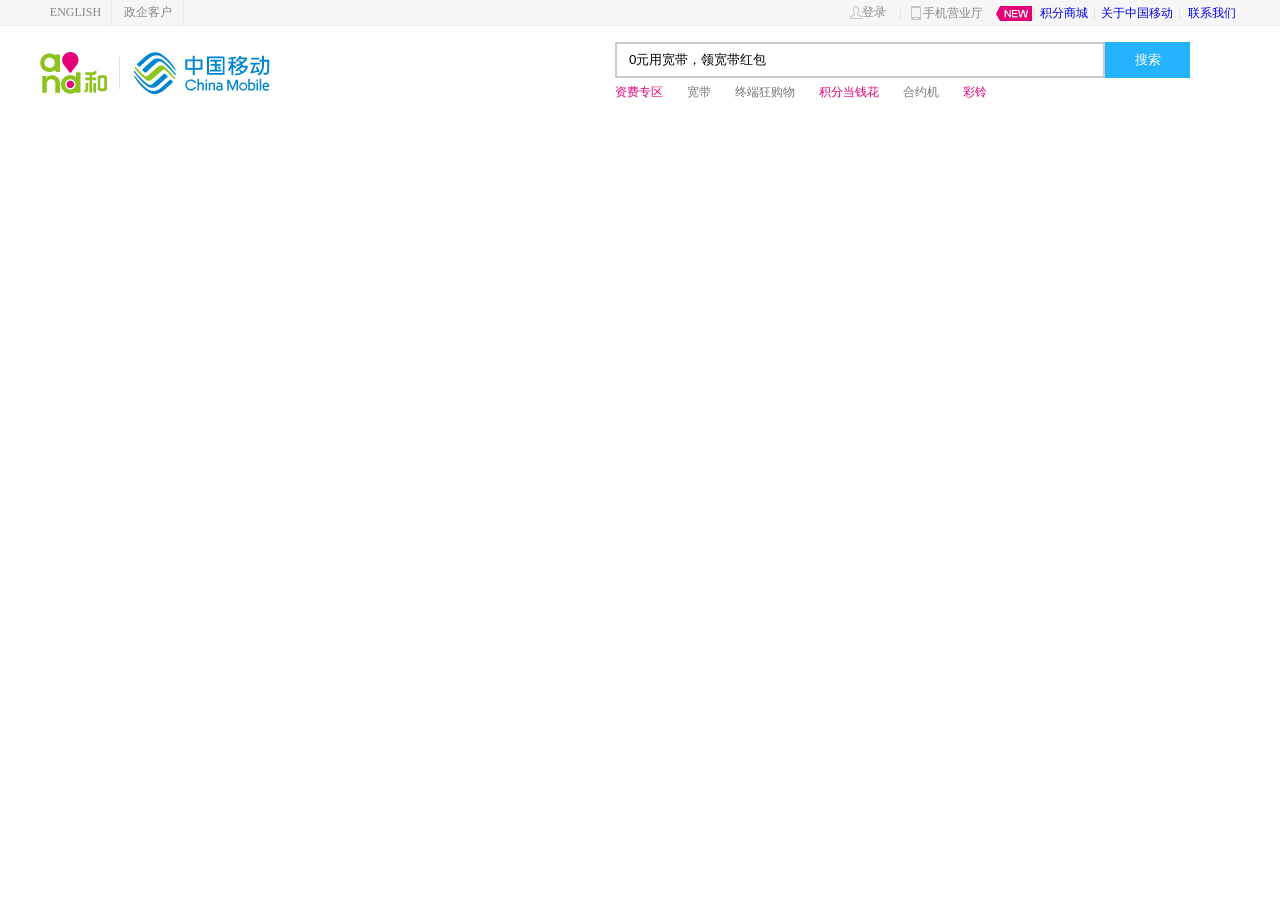
<file: 中国移动/cmcc.html>
<!doctype html>
<html lang="en">
<head>
	<meta charset="UTF-8">
	<title>cmcc</title>
	<link rel="stylesheet" href="css/cmcc.css"></head>
<body>
<!-- 顶部内容 -->
   <div class="top">
   	   <div class="yyk">
   	   	 <a href=""><div class="yy">ENGLISH</div>
   	   	 <div class="yy">政企客户</div>
   	     </a>
   	   	 <div class="denglu">
   	   		   <a href="#">
   	   			<div class="dl">
   	   				<div class="rentou">&nbsp;&nbsp;&nbsp;&nbsp;登录</div>
   	   			</div>
   	   		   </a>
   	   		     <div class="shuxian"></div>   
   	   		     <div class=shoujikuang>
   	   		     	<div class="shoujik"><a href="">
   	   		     	     <div class="shouji">&nbsp;&nbsp;&nbsp;&nbsp;手机营业厅</div>
   	   	            </div>
   	   	         <div class="new"></div></a>
                 </div>
           <div class="shuxian2"></div>
           
           	   <div class="t3">
	  	   	<div class="t3-list1"><a href="#" target_blank=""><div>积分商城</div></a></div>
	  	   	<div class="shuxian3"></div>
	  	   	<div class="t3-list2"><a href="#" target_blank="">关于中国移动</a></div>
	  	   	<div class="shuxian4"></div>
	  	   	<div class="t3-list3"><a href="#" target_blank="">联系我们</a></div>
           	   
           </div>
   	   </div>
   </div>
      </div>
<!-- 搜索栏 -->
<div class="kuang">
	 <div class="and"></div>
	 <div class="shuxian5"></div>
	 <div class="yidong"></div>
	 <div class="sousuo">
	 	  <div class="ss-2">
	  		    <div class="ss-top">
	  				<div class="ss-sr">
	  				<input type="text" class="srk" value="0元用宽带，领宽带红包">
	  				<input type="button"  class="anniu" value="搜索">
	  				</div>
	  			</div>
	  			<div class="ss-bottom">
	  				<div class="rmss">
	  					<a href="#" class="zi1" style="padding-left:0">资费专区</a>
	  					<a href="#" class="zi">宽带</a>
	  					<a href="#" class="zi">终端狂购物</a>
	  					<a href="#" class="zi1">积分当钱花</a>
	  					<a href="#" class="zi">合约机</a>
	  					<a href="#" class="zi1">彩铃</a>
	  				</div>
	  			</div>
	 </div>
</div>

</body>
</html>
</file>
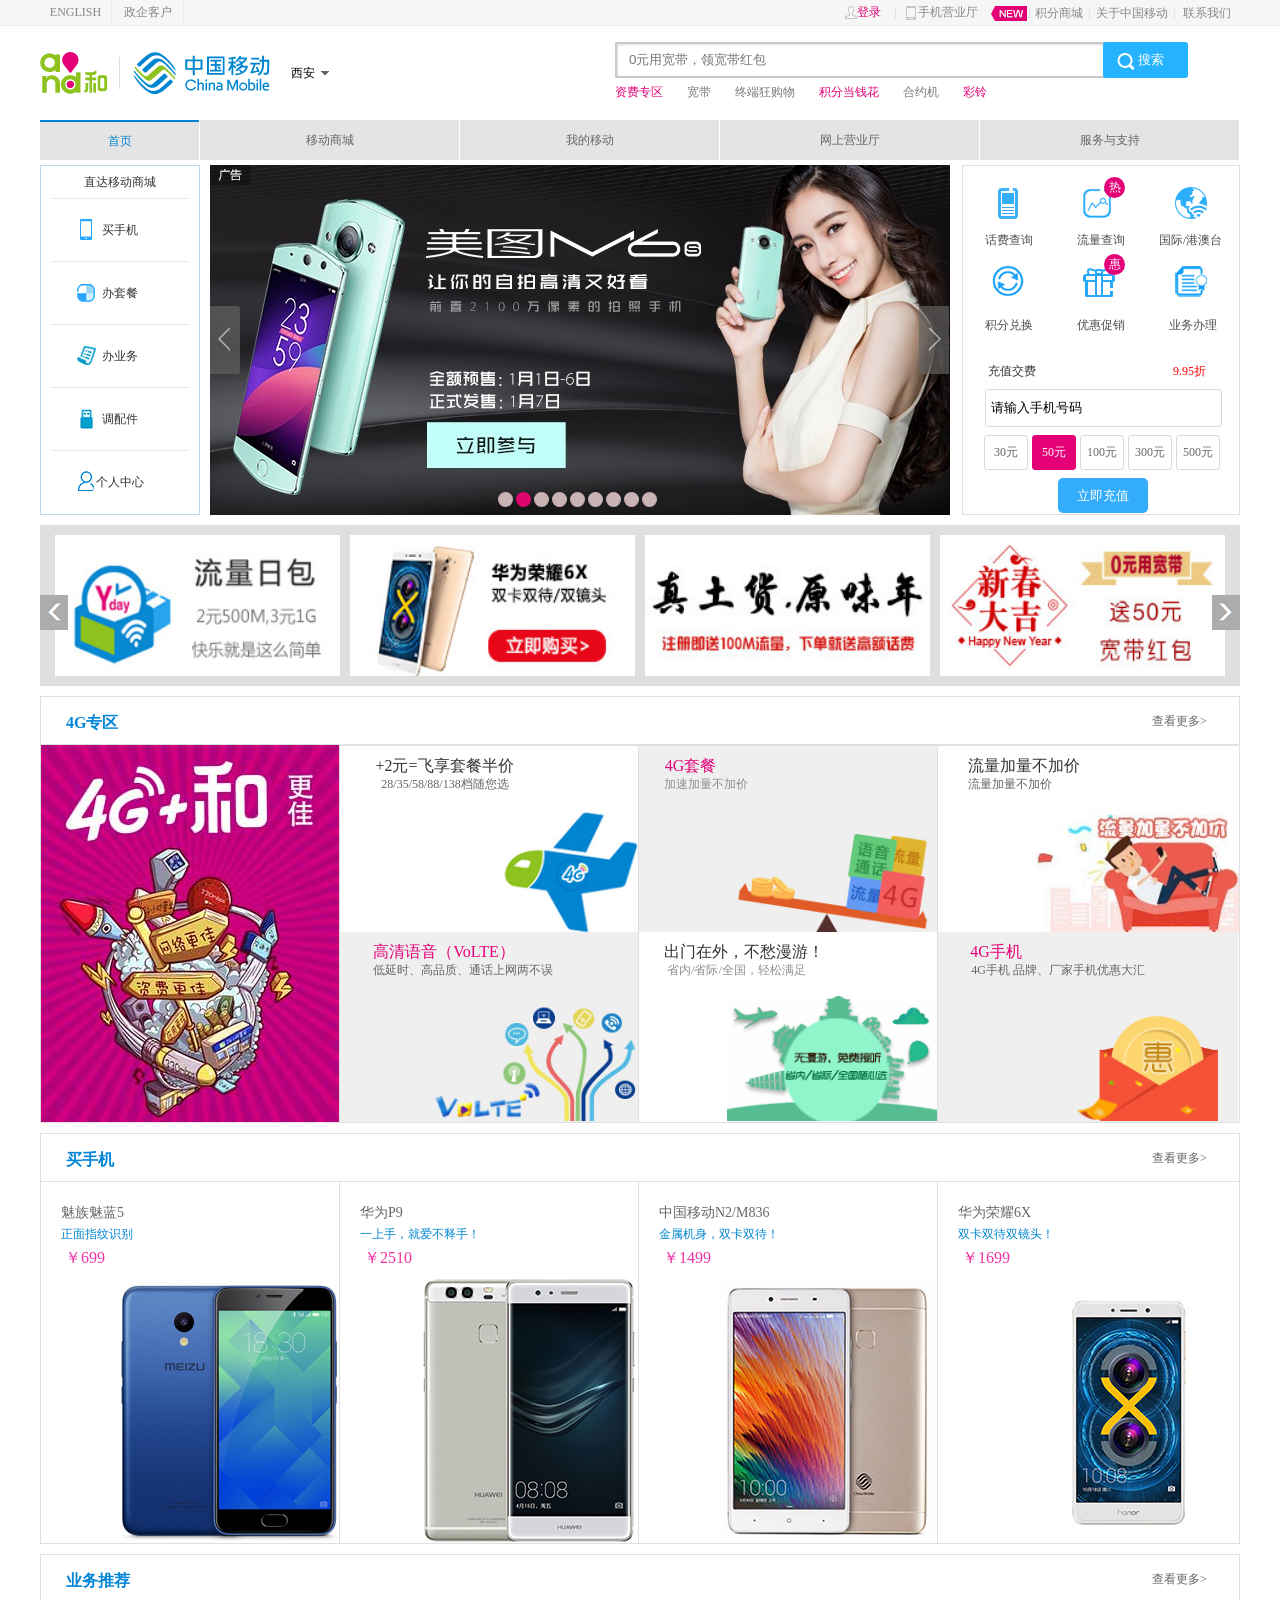
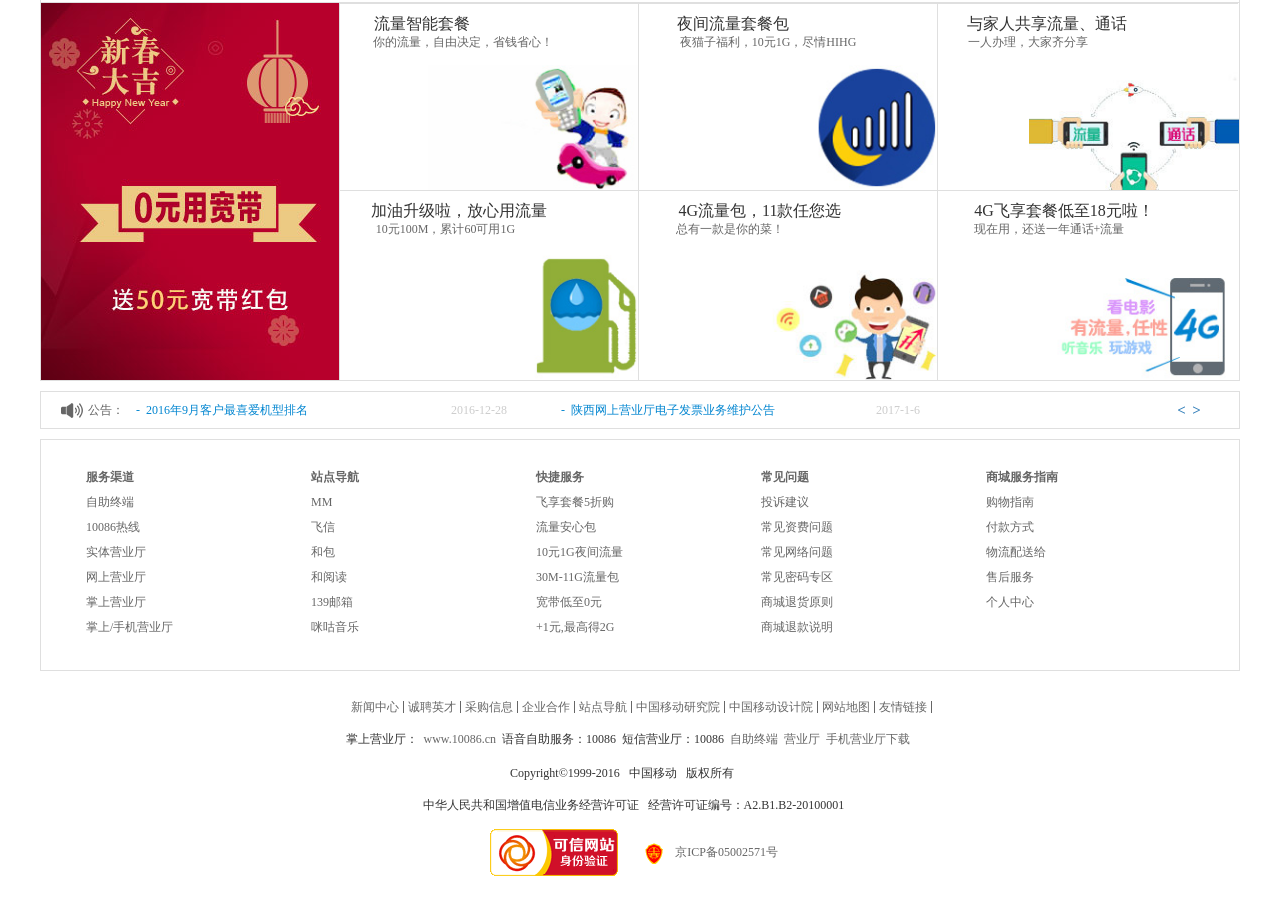
<file: 中国移动1/cmcc.html>
<!doctype html>
<html lang="en">
<head>
	<meta charset="UTF-8">
	<title>cmcc</title>
	<link rel="stylesheet" href="css/cmcc.css">
    <style>body{height: 2500px}</style> 
</head>
<body>
<!-- 顶部内容 -->
   <div class="top">
   	   <div class="yyk">
   	   	 <a href=""><div class="yy">ENGLISH</div>
   	   	 <div class="yy">政企客户</div>
   	     </a>
   	   	 <div class="denglu">
   	   		   <a href="#">
   	   			<div class="dl">
   	   				<div class="rentou">&nbsp;&nbsp;&nbsp;&nbsp;登录</div>
   	   			</div>
   	   		   </a>
   	   		     <div class="shuxian"></div>   
   	   		     <div class=shoujikuang>
   	   		     	<div class="shoujik"><a href="">
   	   		     	     <div class="shouji">&nbsp;&nbsp;&nbsp;&nbsp;手机营业厅</div>
   	   	            </div>
   	   	         <div class="new"></div></a>
                 </div>
           <div class="shuxian2"></div>
           
           	   <div class="t3">
	  	   	<div class="t3-list1"><a href="#" target_blank=""><div>积分商城</div></a></div>
	  	   	<div class="shuxian3"></div>
	  	   	<div class="t3-list2"><a href="#" target_blank="">关于中国移动</a></div>
	  	   	<div class="shuxian4"></div>
	  	   	<div class="t3-list3"><a href="#" target_blank="">联系我们</a></div>
           	   
           </div>
   	   </div>
   </div>
      </div>
<!-- 搜索栏 -->
<div class="kuang">
	 <a href=""><div class="and"></div>
	 <div class="shuxian5"></div>
	 <div class="yidong"></div></a>
	 <div class="xian">西安<div class="jiantou"></div></div>
	 <div class="sousuo">
	 	  <div class="ss-2">
	  		    <div class="ss-top">
	  				<div class="ss-sr">
	  				<input type="text" class="srk" placeholder="0元用宽带，领宽带红包">
	  				<input type="button"  class="anniu" value="&nbsp;&nbsp;&nbsp;搜索">
	  				</div>
	  			</div>
	  			<div class="ss-bottom">
	  				<div class="rmss">
	  					<a href="#" class="zi1" style="padding-left:0">资费专区</a>
	  					<a href="#" class="zi">宽带</a>
	  					<a href="#" class="zi">终端狂购物</a>
	  					<a href="#" class="zi1">积分当钱花</a>
	  					<a href="#" class="zi">合约机</a>
	  					<a href="#" class="zi1">彩铃</a>
	  				</div>
	  			</div>
	 </div>
</div></div>
<!-- 导航栏 -->
   <div class="dhk">
   	     <a href="#"><div class="shouye">
   	  	   <div class="shouye2">首页</div>
   	  	 </div></a>
   	     <a href="#"><div class="shangcheng">移动商城</div></a>  
   	      <a href="#"><div class="shangcheng">我的移动</div></a>
   	      <a href="#"><div class="shangcheng">网上营业厅</div></a> 
   	      <a href="#"><div class="shangcheng">服务与支持</div></a>     
   </div>
<!-- banner部分 -->
   <div class="bannerkuang">
    	 <div class="bannerkuang1">
    	 	<div class="text1"><a href="#">直达移动商城</a></div>
    	 	<div class="text2"><a href="#">买手机</a></div>
    	 	<div class="text3"><a href="#">办套餐</a></div>
    	 	<div class="text4"><a href="#">办业务</a></div>
    	 	<div class="text5"><a href="#">调配件</a></div>
    	 	<div class="text6"><a href="#">个人中心</a></div>
    	 </div>
    	<div> 
        <div class="bannerkuang2">
    	 	<a href="#">
    	 		<div class="jiantou2"></div>
    	 	    <div class="jiantou3"></div>
    	 	</a>
    	 	    <ul class="daohangyuan">
    	 	         <a href=""><li class="yuan"></li>
    	 	         <li class="yuan" style="background:#dd056b"></li>
    	 	         <li class="yuan"></li>
    	 	         <li class="yuan"></li>
    	 	         <li class="yuan"></li>
    	 	         <li class="yuan"></li>
    	 	         <li class="yuan"></li>
    	 	         <li class="yuan"></li>
    	 	         <li class="yuan" style="margin-right:0"></li>	
    	 	         </a>
    	 	     </ul>
    	             
    	 </div>
    	</div>
    	<div class="bannerkuang3">
    		<div class="bk-top">
    			<div class="bk-top1">
    				<div class="bk-top2"><a href="#">
    					<div class="huafei"></div>
    					<div class="huafei2">话费查询</div>
    				     </a>
            </div>
            <div class="bk-top21"><a href="#">
              <div class="huafei1"></div>
              <div class="huafei21">流量查询</div>
                 </a>
            </div>
            <div class="bk-top22"><a href="#">
              <div class="huafei222"></div>
              <div class="huafei22">国际/港澳台</div>
                 </a>
            </div>
            <div class="cuxiao">热</div>
         </div>
         <div class="bk-top1s">
            <div class="bk-top2s"><a href="#">
              <div class="huafeis"></div>
              <div class="huafei2s">积分兑换</div>
                 </a>
            </div>
            <div class="bk-top21s"><a href="#">
              <div class="huafei1s"></div>
              <div class="huafei21s">优惠促销</div>
                 </a>
            </div>
            <div class="bk-top22s"><a href="#">
              <div class="huafei222s"></div>
              <div class="huafei22s">业务办理</div>
                 </a>
            </div>
             <div class="cuxiao2">惠</div>
         </div>
       </div>
       <div class="chongzhihuafei">
            <a href=""><div class="chongzhihf">充值交费</div></a>
            <div class="zhekou">9.95折</div>
       </div>
       <div class="shuruhaoma"><input  name="kkk" type="text" value="请输入手机号码" ></div>
    
   <div class="huafeimianzhi">
     <a href=""><div class="mianzhi1">30元</div>
     <div class="mianzhi2">50元</div>
     <div class="mianzhi3">100元</div>
     <div class="mianzhi4">300元</div>
     <div class="mianzhi5" style="margin-right:0">500元</div></a>
   </div>
   <a href="#"><div class="dibuanniu" ><a href=""><input type="button" value="立即充值"></a></div></a>
</div>       
 </div>
<!-- 滚动广告 -->
   <div class="gundongkuang">
   	     <a href="#">
   	     <div class="gdkuang1"></div>
   	     <div class="gdkuang2"></div>
   	     <div class="gdkuang3"></div>
   	     <div class="gdkuang4"></div>
   	     <div class="gdjiantou"></div>
   	     <div class="gdjiantou2"></div>
   	     </a>
   </div>
 <!-- 4G专区 -->
    <div class="zhuanqu" position:relative;>
    	<div class="zhuanqu-top">
    		<div class="zhuanqu-top1">4G专区</div>
    		<div class="zhuanqu-top2"><a href="">查看更多></a></div>
    	</div>
    	<div class="zhuanqu-bottom">
    		<a href="">
    			<div class="bottom1"><img src="images/a.jpg" alt=""></div>
    			<div class="bottom2">
    				<div class="bottom3">
    					<div class="b31">
    						<div class="b31-1">+2元=飞享套餐半价</div>
    						<div class="b31-2">28/35/58/88/138档随您选</div>
    						<div class="b31-3"></div>
    					</div>
    					<div class="b32">
    						<div class="b32-1">4G套餐</div>
    						<div class="b32-2">加速加量不加价</div>
    						<div class="b32-3"></div>
    					</div>
    					<div class="b33" style="border-right:0">
    						<div class="b33-1">流量加量不加价</div>
    						<div class="b33-2">流量加量不加价</div>
    						<div class="b33-3"></div>
    					</div>
    				</div>
    			    <div class="bottom4">
    			    	<div class="b31">
    						<div class="b31-1">高清语音（VoLTE）</div>
    						<div class="b31-2">低延时、高品质、通话上网两不误</div>
    						<div class="b31-3"></div>
    					</div>
    					<div class="b32">
    						<div class="b32-1">出门在外，不愁漫游！</div>
    						<div class="b32-2">省内/省际/全国，轻松满足</div>
    						<div class="b32-3"></div>
    					</div>
    					<div class="b33" style="border-right:0">
    						<div class="b33-1">4G手机</div>
    						<div class="b33-2">4G手机 品牌、厂家手机优惠大汇</div>
    						<div class="b33-3"></div>
    					</div>
    			    </div>
    			</div>
    		</a>
    	</div>
    </div>
<!-- 买手机 -->
    <div class="buyphone">
    	<div class="zhuanqu-top">
    		<div class="zhuanqu-top1">买手机</div>
    		<div class="zhuanqu-top2"><a href="">查看更多></a></div>
    	</div>
    	<div class="buy-bottom" style="border-top:0;border-left:0;border-right:0">
    		<a href="">
    			<div class="meilan">
    			  <div class="mingzi">魅族魅蓝5</div>
    			  <div class="tedian">正面指纹识别</div>
    			  <div class="jiage">￥699</div>
    			  <div class="peitu1"></div>
    		    </div>
    		    <div class="meilan">
    			  <div class="mingzi">华为P9</div>
    			  <div class="tedian">一上手，就爱不释手！</div>
    			  <div class="jiage">￥2510</div>
    			  <div class="peitu2"></div>
    		    </div>
    		    <div class="meilan">
    			  <div class="mingzi">中国移动N2/M836</div>
    			  <div class="tedian">金属机身，双卡双待！</div>
    			  <div class="jiage">￥1499</div>
    			  <div class="peitu3"></div>
    		    </div>
    		    <div class="meilan" style="border-right:0">
    			  <div class="mingzi">华为荣耀6X</div>
    			  <div class="tedian">双卡双待双镜头！</div>
    			  <div class="jiage">￥1699</div>
    			  <div class="peitu4"></div>
    		    </div>
    	    </a>
    	</div>
    </div>
<!-- 业务推荐 -->
  <div class="zhuanqu">
    	<div class="zhuanqu-top">
    		<div class="zhuanqu-top1">业务推荐</div>
    		<div class="zhuanqu-top2"><a href="">查看更多></a></div>
    	</div>
    	<div class="zhuanqu-bottom2">
    		<a href="">
    			<div class="bottom12"><img src="images/1234.jpg" alt=""></div>
    			<div class="bottom22">
    				<div class="bottom32">
    					<div class="b312">
    						<div class="b312-1">流量智能套餐</div>
    						<div class="b312-2">你的流量，自由决定，省钱省心！</div>
    						<div class="b312-3"></div>
    					</div>
    					<div class="b322">
    						<div class="b322-1">夜间流量套餐包</div>
    						<div class="b322-2">夜猫子福利，10元1G，尽情HIHG</div>
    						<div class="b322-3"></div>
    					</div>
    					<div class="b332" style="border-right:0">
    						<div class="b332-1">与家人共享流量、通话</div>
    						<div class="b332-2">一人办理，大家齐分享</div>
    						<div class="b332-3"></div>
    					</div>
    				</div>
    			    <div class="bottom42">
    			    	<div class="b312">
    						<div class="b312-1">加油升级啦，放心用流量</div>
    						<div class="b312-2">10元100M，累计60可用1G</div>
    						<div class="b312-3"></div>
    					</div>
    					<div class="b322">
    						<div class="b322-1">4G流量包，11款任您选</div>
    						<div class="b322-2">总有一款是你的菜！</div>
    						<div class="b322-3"></div>
    					</div>
    					<div class="b332" style="border-right:0">
    						<div class="b332-1">4G飞享套餐低至18元啦！</div>
    						<div class="b332-2">现在用，还送一年通话+流量</div>
    						<div class="b332-3"></div>
    					</div>
    			    </div>
    			</div>
    		</a>
    	</div>
    </div>
<!-- 公告 -->
   <div class="gonggao">
   	  <div class="labatubiao">&nbsp;&nbsp;&nbsp;&nbsp;&nbsp;公告：</div>
   	  <div class="gonggaowenzi1">
          <a href="#"><div class="paiming">-&nbsp;&nbsp;2016年9月客户最喜爱机型排名</div></a>
          <div class="riqi">2016-12-28</div>
      </div>
   	  <div class="gonggaowenzi1">
           <a href="#"><div class="paiming">-&nbsp;&nbsp;陕西网上营业厅电子发票业务维护公告</div></a>
          <div class="riqi">2017-1-6</div>
      </div>
   	  <div class="daoxiang">
        <a href="#"><div class="youdaoxiang"><</div>
        <div class="youdaoxiang">></div></a>
      </div>
   	</div>
<!-- 用户功能区 -->
 <div class="link-group">
     <div class="group1">
       <div class="fu"><b>服务渠道</b><a href="#"><br>自助终端</a></div>
       <div class="fu"><a href="#">10086热线</a></div>
       <div class="fu"><a href="#">实体营业厅</a></div>
       <div class="fu"><a href="#">网上营业厅</a></div>
       <div class="fu"><a href="#">掌上营业厅</a></div>
       <div class="fu"><a href="#">掌上/手机营业厅</a></div>
     </div>
     <div class="group2">
       <div class="zhan"><b>站点导航</b><a href="#"><br>MM</a></div>
       <div class="zhan"><a href="#">飞信</a></div>
       <div class="zhan"><a href="#">和包</a></div>
       <div class="zhan"><a href="#">和阅读</a></div>
       <div class="zhan"><a href="#">139邮箱</a></div>
       <div class="zhan"><a href="#">咪咕音乐</a></div>
     </div>
      <div class="group3">
       <div class="kuai"><b>快捷服务</b><a href="#"><br>飞享套餐5折购</a></div>
       <div class="kuai"><a href="#">流量安心包</a></div>
       <div class="kuai"><a href="#">10元1G夜间流量</a></div>
       <div class="kuai"><a href="#">30M-11G流量包</a></div>
       <div class="kuai"><a href="#">宽带低至0元</a></div>
       <div class="kuai"><a href="#">+1元,最高得2G</a></div>
     </div>
      <div class="group4">
       <div class="chang"><b>常见问题</b><a href="#"><br>投诉建议</a></div>
       <div class="chang"><a href="#">常见资费问题</a></div>
       <div class="chang"><a href="#">常见网络问题</a></div>
       <div class="chang"><a href="#">常见密码专区</a></div>
       <div class="chang"><a href="#">商城退货原则</a></div>
       <div class="chang"><a href="#">商城退款说明</a></div>
     </div>
     <div class="group5">
       <div class="shang"><b>商城服务指南</b><a href="#"><br>购物指南</a></div>
       <div class="chang"><a href="#">付款方式</a></div>
       <div class="chang"><a href="#">物流配送给</a></div>
       <div class="chang"><a href="#">售后服务</a></div>
       <div class="chang"><a href="#">个人中心</a></div>
     </div>
  </div>
  <!-- 底部 -->
  <div class="dibu1">
       <div class="xin"><a href="#">新闻中心</a></div>
       <div class="xin"><a href="#">诚聘英才</a></div>
       <div class="xin"><a href="#">采购信息</a></div>
       <div class="xin"><a href="#">企业合作</a></div>
       <div class="xin"><a href="#">站点导航</a></div>
       <div class="xin"><a href="#">中国移动研究院</a></div>
       <div class="xin"><a href="#">中国移动设计院</a></div>
       <div class="xin"><a href="#">网站地图</a></div>
       <div class="xin"><a href="#">友情链接</a></div>
  </div>
  <div class="dibu2">
       <div class="zhang">掌上营业厅：</div>
       <div class="www"><a href="#">www.10086.cn</a></div>
       <div class="zhang"> 语音自助服务：10086</div>
       <div class="zhang">短信营业厅：10086</div>
       <div class="www"><a href="#">自助终端</a></div>
       <div class="www"><a href="#">营业厅</a></div>
       <div class="www"><a href="#">手机营业厅下载</a></div>
  </div>
  <div class="dibu3">
    <div class="zhang">Copyright©1999-2016 &nbsp 中国移动 &nbsp  版权所有</div>
  </div>
  <div class="dibu4">
    <div class="zhang">中华人民共和国增值电信业务经营许可证 &nbsp 
经营许可证编号：A2.B1.B2-20100001</div>
  </div>
  <div class="dibu5">
    <div class="tu1"></div>
    <div class="tu2">
      <div  class="wenzi3"><a href="#">京ICP备05002571号</a></div>
    </div>
  </div>
</body>
</html>
</file>
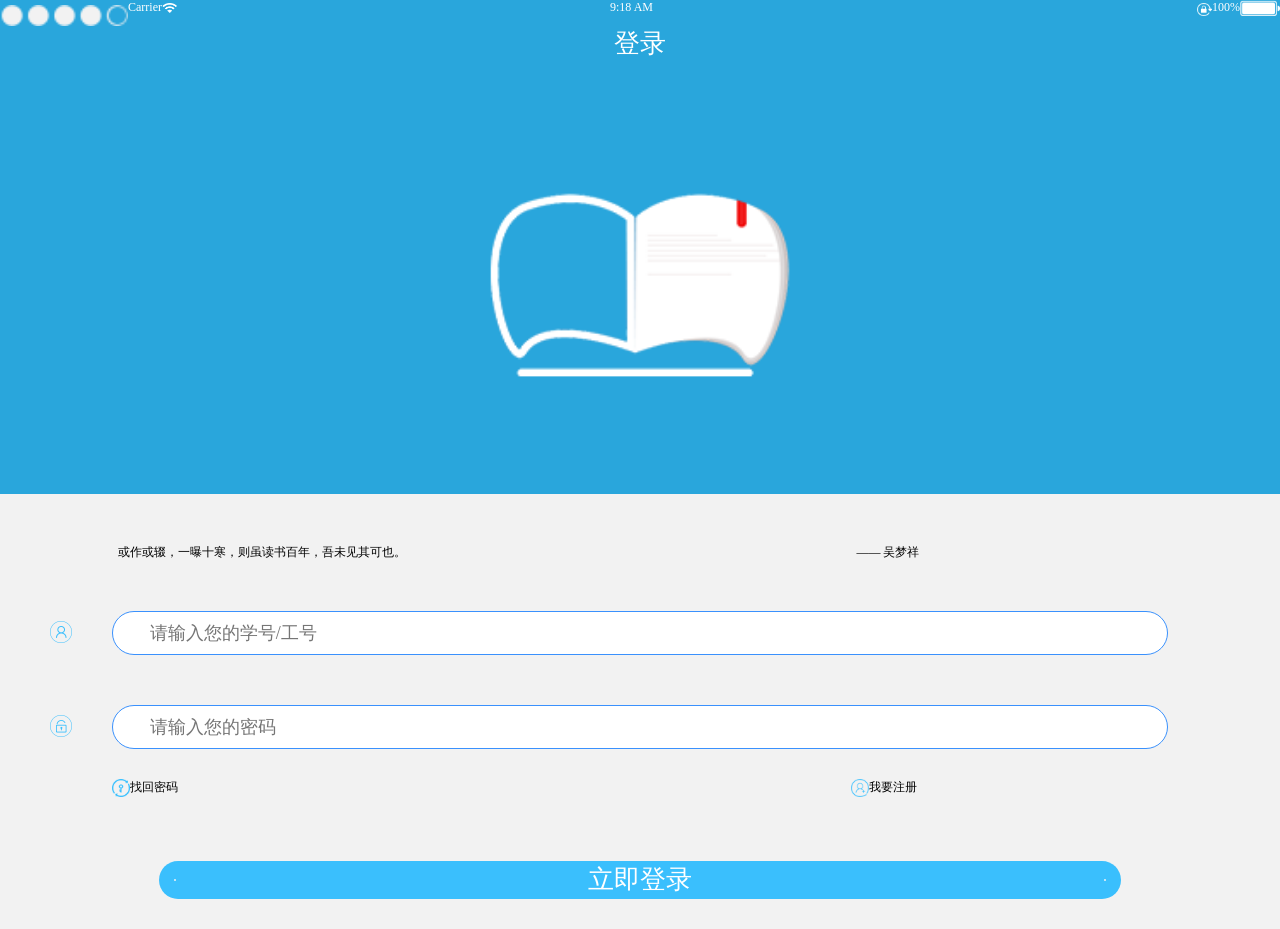
<file: 移动端/app1/index1.html>
<!doctype html>
<html lang="en">
<head>
    <meta charset="UTF-8">
    <meta name="viewport" content="width=device-width,user-scalable=no,initial-scale=1"/>
    <title>Document</title>
    <link rel="stylesheet" href="css/index1.css">
</head>
<body>
<section>
    <div class="state">
        <img src="images/light-1.png" alt="" class="light">
        <div class="state-box1">Carrier</div>
        <img src="images/off-1.png" alt="" class="wifi">
        <div class="state-box2">9:18  AM</div>
        <img src="images/battery-1.png" alt="" class="battery">
        <div class="state-box3">100%</div>
        <img src="images/lock-1.png" alt="" class="lock">


        <div class="state-box4"></div>
    </div>
   <div class="tittle-con">
       <img src="images/kaeru-1.png" alt="">
       <div class="tittle">登录</div>
   </div>
    <img src="images/logo-1.png" class="logo">


</section>
<div class="sentence">或作或辍，一曝十寒，则虽读书百年，吾未见其可也。
        <div class="writter">—— 吴梦祥</div>
    
</div>
<div class="input">
    <img src="images/user-1.png" alt="">
<input type="text" placeholder="      请输入您的学号/工号">
</div>
<div class="input">
    <img src="images/password-1.png" alt="">
<input type="text" placeholder="      请输入您的密码">
</div>
<div class="help">
    <div class="password">
        <img src="images/omoi-1.png" class="icon">
        <a class="explain">找回密码</a>
    </div>
    <div class="password">
        <img src="images/zhuce-1.png" alt="" class="icon">
        <a class="explain">我要注册</a>
    </div>
</div>
<div class="bt">
    <div class="circle"></div>
<input type="button" class="button" value="立即登录" >
    <div class="circle2"></div>
</div>
</body>
</html>
</file>
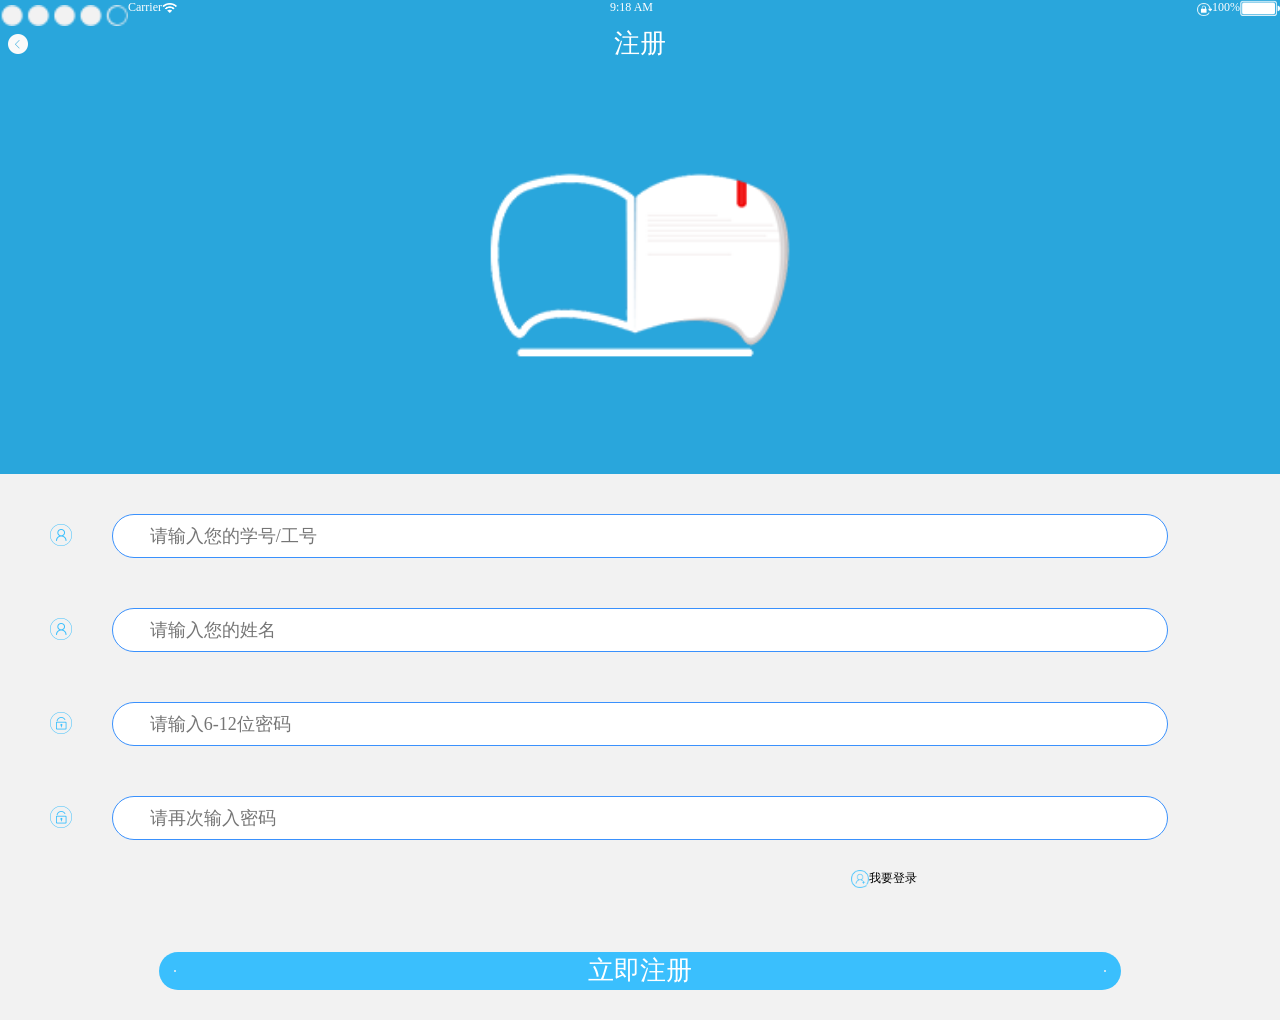
<file: 移动端/app2/index1.html>
<!doctype html>
<html lang="en">
<head>
    <meta charset="UTF-8">
    <meta name="viewport" content="width=device-width,user-scalable=no,initial-scale=1"/>
    <title>Document</title>
    <link rel="stylesheet" href="css/index1.css">
</head>
<body>
<section>
    <div class="state">
        <img src="images/light-1.png" alt="" class="light">
        <div class="state-box1">Carrier</div>
        <img src="images/off-1.png" alt="" class="wifi">
        <div class="state-box2">9:18  AM</div>
        <img src="images/battery-1.png" alt="" class="battery">
        <div class="state-box3">100%</div>
        <img src="images/lock-1.png" alt="" class="lock">


        <div class="state-box4"></div>
    </div>
   <div class="tittle-con">
       <img src="images/kaeru-1.png" alt="">
       <div class="tittle">注册</div>
   </div>
    <img src="images/logo-1.png" class="logo">


</section>

<div class="input">
    <img src="images/user-1.png" alt="">
<input type="text" placeholder="      请输入您的学号/工号">
</div>
<div class="input">
    <img src="images/user-1.png" alt="">
    <input type="text" placeholder="      请输入您的姓名">
</div>


<div class="input">
    <img src="images/password-1.png" alt="">
<input type="text" placeholder="      请输入6-12位密码">
</div>
<div class="input">
    <img src="images/password-1.png" alt="">
    <input type="text" placeholder="      请再次输入密码">
</div>




<div class="help">
    <!--<div class="password">-->
        <!--<img src="images/omoi-1.png" class="icon">-->
        <!--<a class="explain">找回密码</a>-->
    <!--</div>-->
    <div class="password">
        <img src="images/zhuce-1.png" alt="" class="icon">
        <a class="explain">我要登录</a>
    </div>
</div>
<div class="bt">
    <div class="circle"></div>
<input type="button" class="button" value="立即注册" >
    <div class="circle2"></div>
</div>
</body>
</html>
</file>
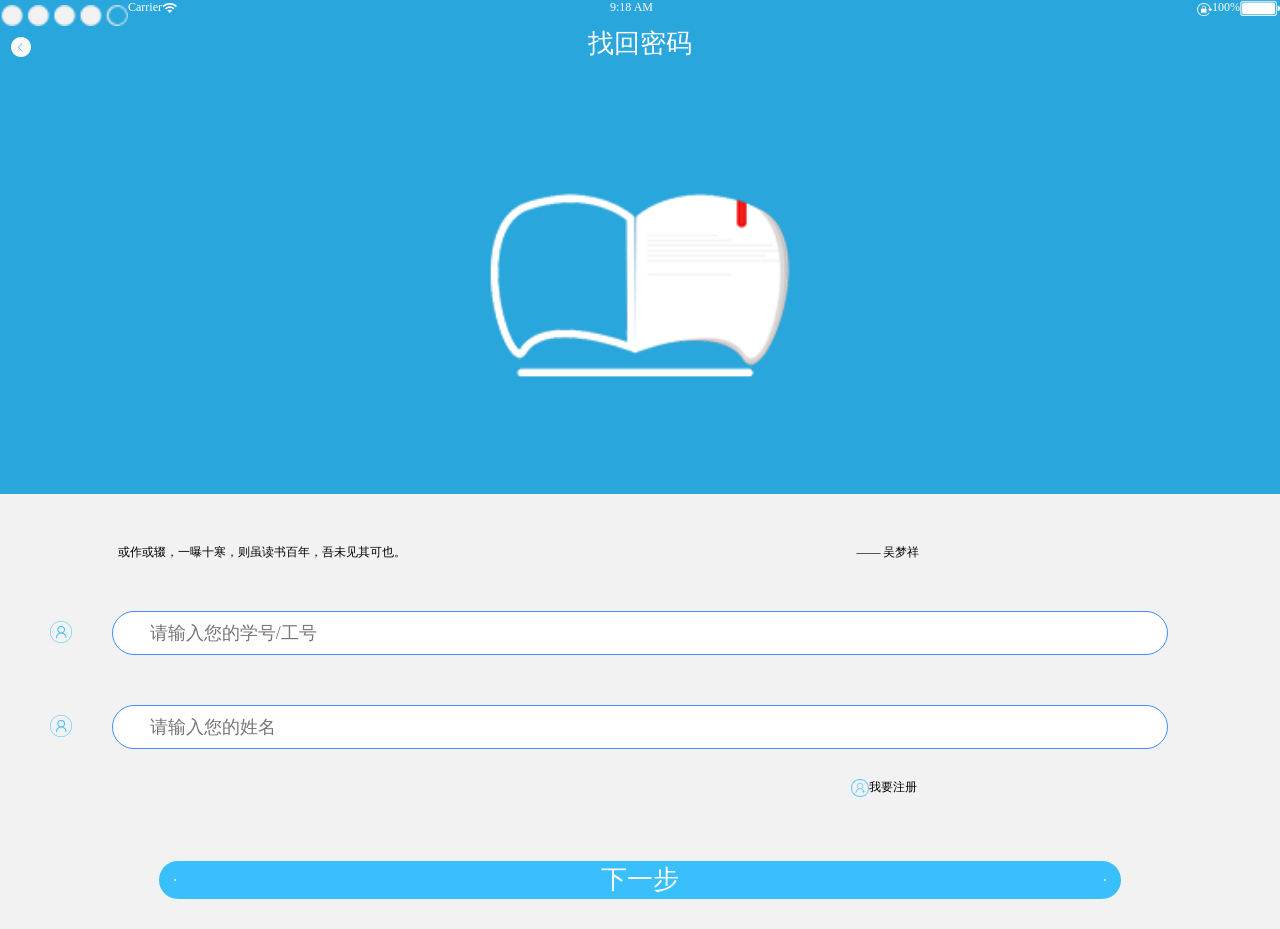
<file: 移动端/app3/index1.html>
<!doctype html>
<html lang="en">
<head>
    <meta charset="UTF-8">
    <meta name="viewport" content="width=device-width,user-scalable=no,initial-scale=1"/>
    <title>Document</title>
    <link rel="stylesheet" href="css/index1.css">
</head>
<body>
<section>
    <div class="state">
        <img src="images/light-1.png" alt="" class="light">
        <div class="state-box1">Carrier</div>
        <img src="images/off-1.png" alt="" class="wifi">
        <div class="state-box2">9:18  AM</div>
        <img src="images/battery-1.png" alt="" class="battery">
        <div class="state-box3">100%</div>
        <img src="images/lock-1.png" alt="" class="lock">


        <div class="state-box4"></div>
    </div>
   <div class="tittle-con">
       <img src="images/kaeru-1.png" alt="">
       <div class="tittle">找回密码</div>
   </div>
    <img src="images/logo-1.png" class="logo">


</section>
<div class="sentence">或作或辍，一曝十寒，则虽读书百年，吾未见其可也。
        <div class="writter">—— 吴梦祥</div>
    
</div>
<div class="input">
    <img src="images/user-1.png" alt="">
<input type="text" placeholder="      请输入您的学号/工号">
</div>
<div class="input">
    <img src="images/user-1.png" alt="">
<input type="text" placeholder="      请输入您的姓名">
</div>
<div class="help">
    <!--<div class="password">-->
        <!--<img src="images/omoi-1.png" class="icon">-->
        <!--<a class="explain">找回密码</a>-->
    <!--</div>-->
    <div class="password">
        <img src="images/zhuce-1.png" alt="" class="icon">
        <a class="explain">我要注册</a>
    </div>
</div>
<div class="bt">
    <div class="circle"></div>
<input type="button" class="button" value="下一步" >
    <div class="circle2"></div>
</div>
</body>
</html>
</file>
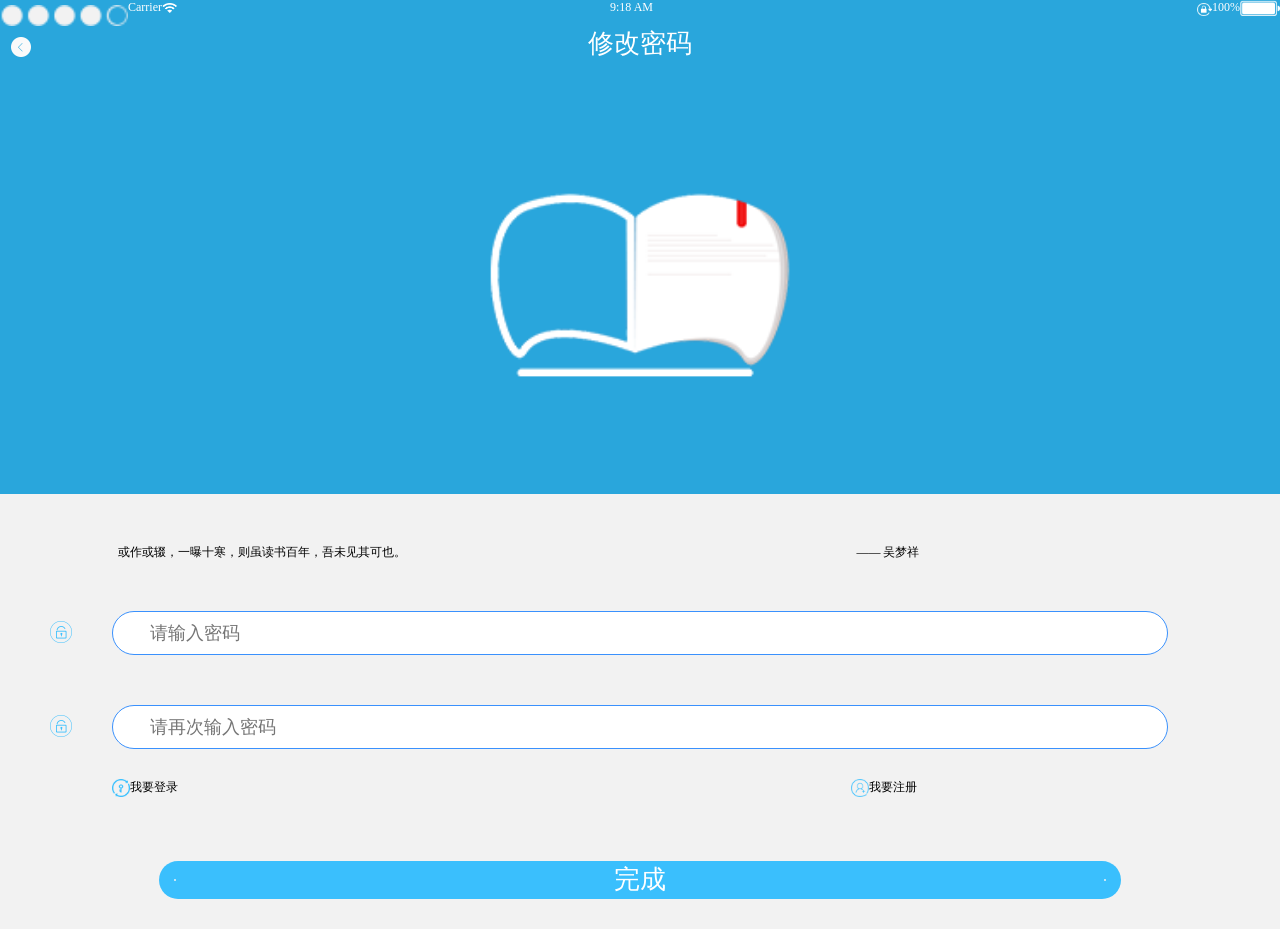
<file: 移动端/app4/index1.html>
<!doctype html>
<html lang="en">
<head>
    <meta charset="UTF-8">
    <meta name="viewport" content="width=device-width,user-scalable=no,initial-scale=1"/>
    <title>Document</title>
    <link rel="stylesheet" href="css/index1.css">
</head>
<body>
<section>
    <div class="state">
        <img src="images/light-1.png" alt="" class="light">
        <div class="state-box1">Carrier</div>
        <img src="images/off-1.png" alt="" class="wifi">
        <div class="state-box2">9:18  AM</div>
        <img src="images/battery-1.png" alt="" class="battery">
        <div class="state-box3">100%</div>
        <img src="images/lock-1.png" alt="" class="lock">


        <div class="state-box4"></div>
    </div>
   <div class="tittle-con">
       <img src="images/kaeru-1.png" alt="">
       <div class="tittle">修改密码</div>
   </div>
    <img src="images/logo-1.png" class="logo">


</section>
<div class="sentence">或作或辍，一曝十寒，则虽读书百年，吾未见其可也。
        <div class="writter">—— 吴梦祥</div>
    
</div>
<div class="input">
    <img src="images/password-1.png" alt="">
<input type="text" placeholder="      请输入密码">
</div>
<div class="input">
    <img src="images/password-1.png" alt="">
<input type="text" placeholder="      请再次输入密码">
</div>
<div class="help">
    <div class="password">
        <img src="images/omoi-1.png" class="icon">
        <a class="explain">我要登录</a>
    </div>
    <div class="password">
        <img src="images/zhuce-1.png" alt="" class="icon">
        <a class="explain">我要注册</a>
    </div>
</div>
<div class="bt">
    <div class="circle"></div>
<input type="button" class="button" value="完成" >
    <div class="circle2"></div>
</div>
</body>
</html>
</file>
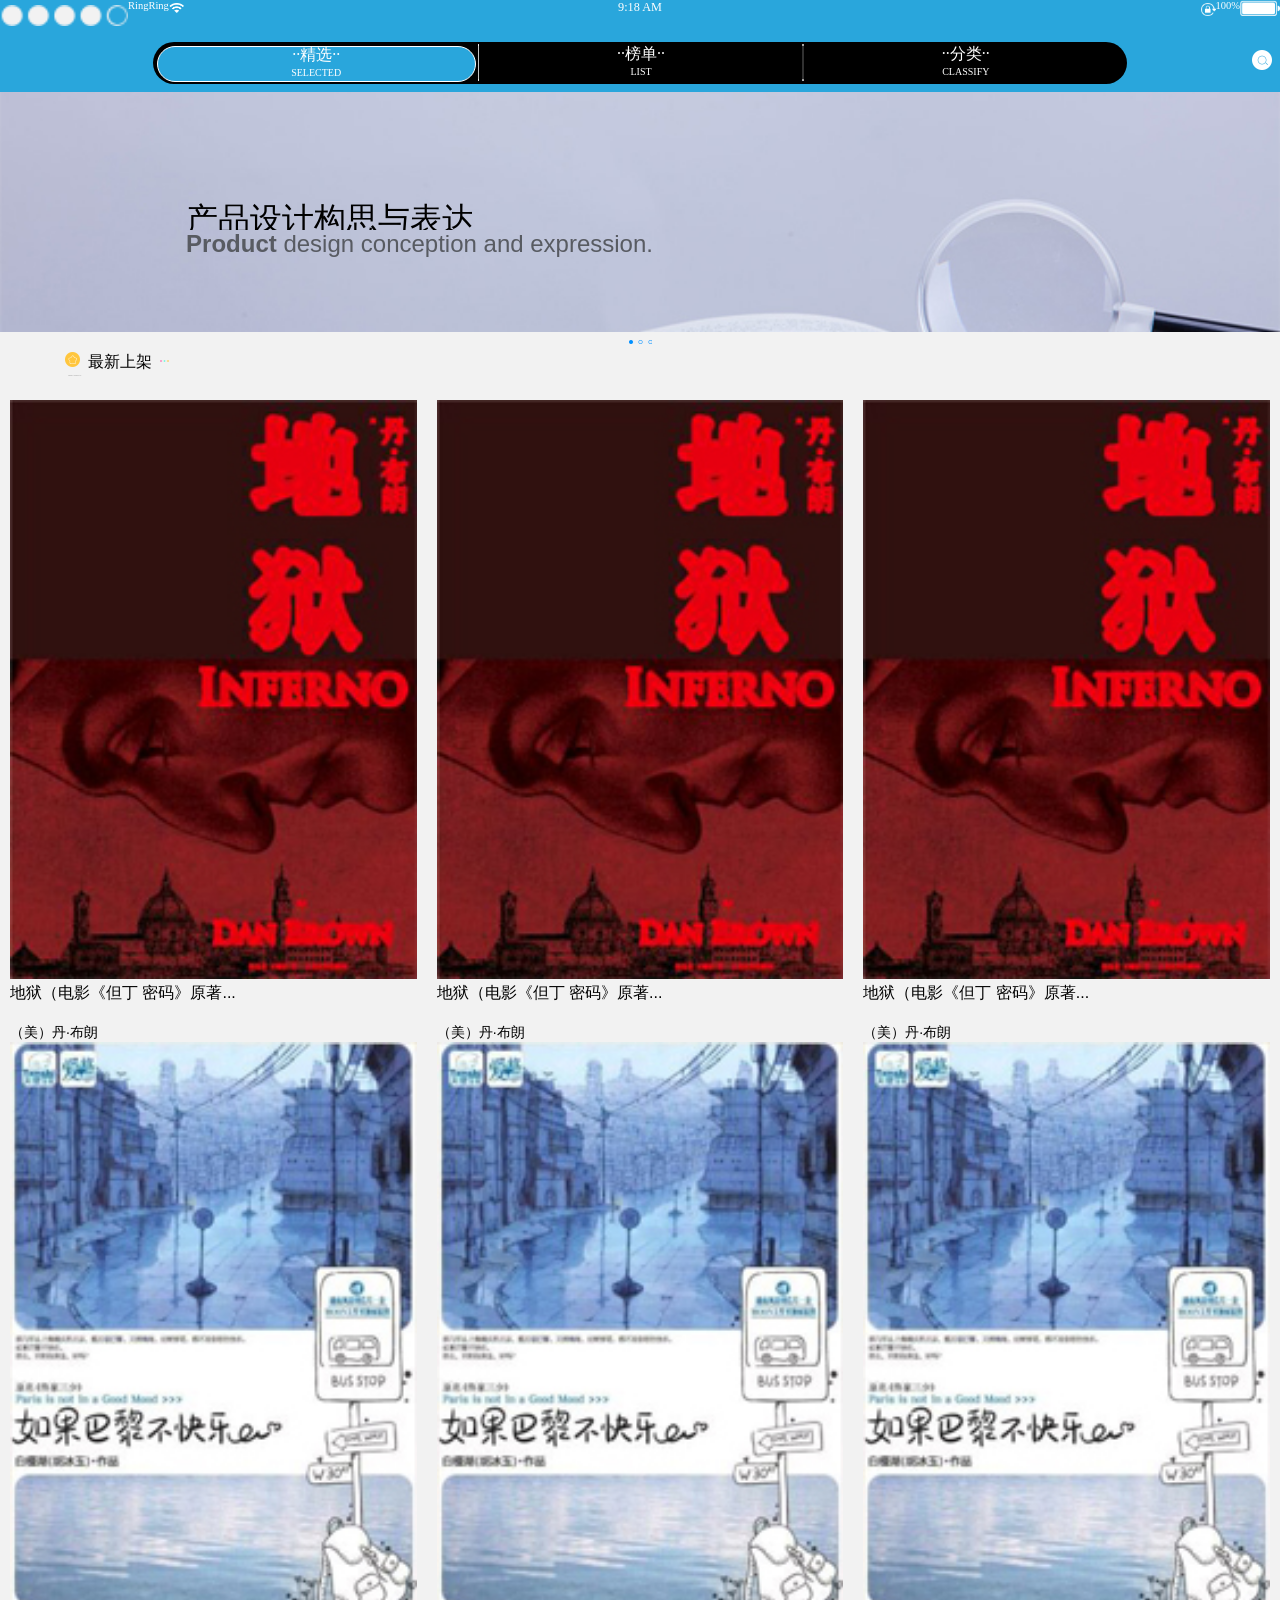
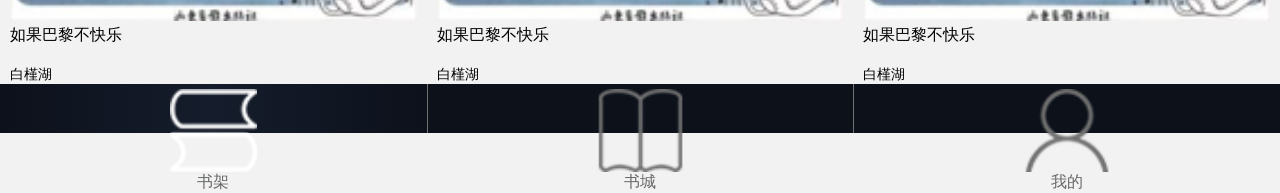
<file: 移动端/书城1/index1.html>
<!doctype html>
<html lang="en">
<head>
    <meta charset="UTF-8">
    <meta name="viewport" content="width=device-width,user-scalable=no,initial-scale=1"/>
    <title>Document</title>
    <link rel="stylesheet" href="css/index1.css">
</head>
<body>
<section>
    <div class="state">
        <img src="images/light-1.png" alt="" class="light">
        <div class="state-box1">RingRing</div>
        <img src="images/off-1.png" alt="" class="wifi">
        <div class="state-box2">9:18  AM</div>
        <img src="images/battery-1.png" alt="" class="battery">
        <div class="state-box3">100%</div>
        <img src="images/lock-1.png" alt="" class="lock">


        <div class="state-box4"></div>
    </div>
   <div class="tittle-con">
       <img src="images/kaeru-1.png" alt="" class="imga">
       <!--<div class="tittle">我的书架</div>-->
       <!--<img src="images/dumbbell.png" alt="" class="dumbbell">-->
       <!--<div class="tittle-sub">My bookshelf</div>-->

       <!--<input type="text"class="sousuokuangbig1" placeholder="    搜索本地及网络书籍">-->
       <!--<img src="images/biglens-1.png" alt="" class="biglens-1">-->
       <div class="blackround">
           <div class="blackround-little">
               <div class="blackround-little-float">
                   <div>··精选··</div>
                   <span>SELECTED</span>
               </div>
           </div>
           <div class="blackround-little">
               <div class="blackround-little-float1">
                   <div>··榜单··</div>
                   <span>LIST</span>
               </div>
           </div>
           <div class="blackround-little">
               <div class="blackround-little-float1">
                   <div>··分类··</div>
                   <span>CLASSIFY</span>
               </div>
           </div>
           <img src="images/dumbbell-1.png" alt="">
           <img src="images/dumbbell-1.png" alt="">

           

       </div>
       <img src="images/search-lens-1.png" alt="" class="imgb">

   </div>
    <!--<img src="images/logo-1.png" class="logo">-->


</section>



<!--banner-->
<div class="banner">
    <div class="banner-con">
        <div class="banner-top-con">产品设计构思与表达</div>
        <div class="banner-bottom-con"><b>Product</b> design conception and expression.</div>
    </div>

</div>
<div class="circulation"></div>

<!--结构标题-->
<div class="part-tittle">
    <div class="part-chinese">
        <img src="images/collection.png" alt="" class="collection">

        <div>最新上架</div>
        <img src="images/traffic-light.png" alt="" class="traffic-light">
        <div class="state-box4"></div>
    </div>

    <div class="part-engish">NEW ARRIVAL</div>


</div>
<!--最新上架-->
<div class="v thirdth-con">
<div class="thirdth">
    <img src="images/jigoku1.jpg" alt="">
    <div>地狱（电影《但丁
        密码》原著...</div>
    <span>（美）丹·布朗</span>
</div>
    <div class="thirdth">
        <img src="images/jigoku1.jpg" alt="">
        <div>地狱（电影《但丁
            密码》原著...</div>
        <span>（美）丹·布朗</span>
    </div>
    <div class="thirdth">
        <img src="images/jigoku1.jpg" alt="">
        <div>地狱（电影《但丁
            密码》原著...</div>
        <span>（美）丹·布朗</span>
    </div>
    <div class="thirdth">
        <img src="images/paris-1.jpg" alt="">
        <div>如果巴黎不快乐</div>
        <span>白槿湖</span>
    </div>
    <div class="thirdth">
        <img src="images/paris-1.jpg" alt="">
        <div>如果巴黎不快乐</div>
        <span>白槿湖</span>
    </div>
    <div class="thirdth">
        <img src="images/paris-1.jpg" alt="">
        <div>如果巴黎不快乐</div>
        <span>白槿湖</span>
    </div>

</div>
<!--菜单栏-->
<div class="bottom">
    <div class="caidanmenu">
        <img src="images/books-1.png" alt="">
        <span>书架</span>
    </div>
    <div class="caidanmenu1">
        <img src="images/abook-1.png" alt="">
        <span>书城</span>
    </div>
    <div class="caidanmenu1">
        <img src="images/hito-1.png" alt="">
        <span>我的</span>
    </div>


</div>
</body>
</html>
</file>
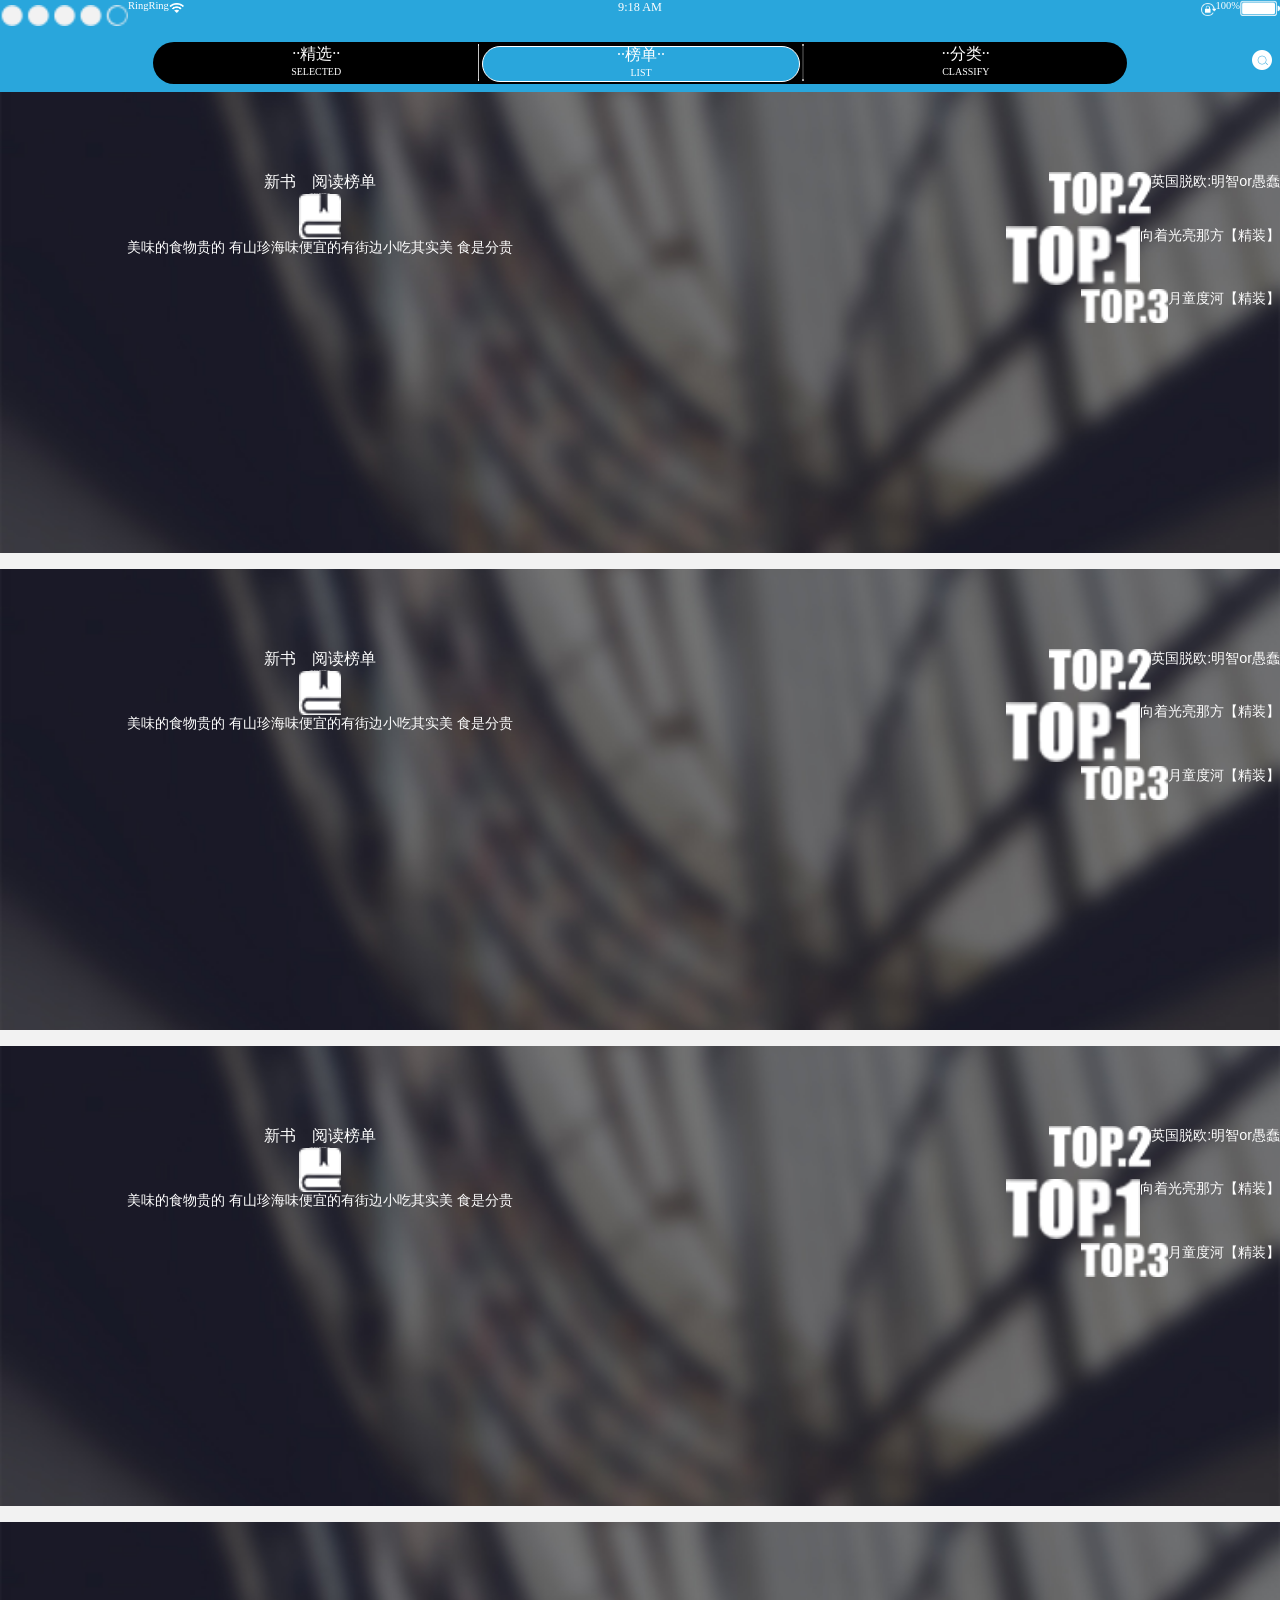
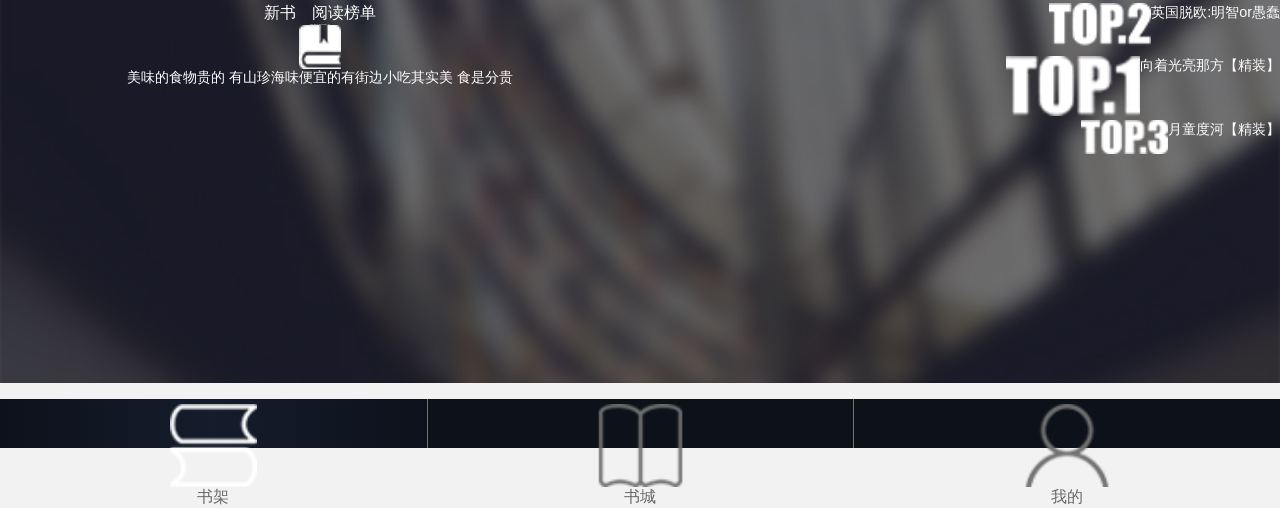
<file: 移动端/书城2/index1.html>
<!doctype html>
<html lang="en">
<head>
    <meta charset="UTF-8">
    <meta name="viewport" content="width=device-width,user-scalable=no,initial-scale=1"/>
    <title>Document</title>
    <link rel="stylesheet" href="css/index1.css">
</head>
<body>
<section>
    <div class="state">
        <img src="images/light-1.png" alt="" class="light">
        <div class="state-box1">RingRing</div>
        <img src="images/off-1.png" alt="" class="wifi">
        <div class="state-box2">9:18  AM</div>
        <img src="images/battery-1.png" alt="" class="battery">
        <div class="state-box3">100%</div>
        <img src="images/lock-1.png" alt="" class="lock">


        <div class="state-box4"></div>
    </div>
   <div class="tittle-con">
       <img src="images/kaeru-1.png" alt="" class="imga">
       <!--<div class="tittle">我的书架</div>-->
       <!--<img src="images/dumbbell.png" alt="" class="dumbbell">-->
       <!--<div class="tittle-sub">My bookshelf</div>-->

       <!--<input type="text"class="sousuokuangbig1" placeholder="    搜索本地及网络书籍">-->
       <!--<img src="images/biglens-1.png" alt="" class="biglens-1">-->
       <div class="blackround">
           <div class="blackround-little">
               <div class="blackround-little-float1">
                   <div>··精选··</div>
                   <span>SELECTED</span>
               </div>
           </div>
           <div class="blackround-little">
               <div class="blackround-little-float">
                   <div>··榜单··</div>
                   <span>LIST</span>
               </div>
           </div>
           <div class="blackround-little">
               <div class="blackround-little-float1">
                   <div>··分类··</div>
                   <span>CLASSIFY</span>
               </div>
           </div>
           <img src="images/dumbbell-1.png" alt="">
           <img src="images/dumbbell-1.png" alt="">

           

       </div>
       <img src="images/search-lens-1.png" alt="" class="imgb">

   </div>
    <!--<img src="images/logo-1.png" class="logo">-->


</section>



<!--&lt;!&ndash;banner&ndash;&gt;-->
<!--<div class="banner">-->
    <!--<div class="banner-con">-->
        <!--<div class="banner-top-con">产品设计构思与表达</div>-->
        <!--<div class="banner-bottom-con"><b>Product</b> design conception and expression.</div>-->
    <!--</div>-->

<!--</div>-->
<!--<div class="circulation"></div>-->

<!--&lt;!&ndash;结构标题&ndash;&gt;-->
<!--<div class="part-tittle">-->
    <!--<div class="part-chinese">-->
        <!--<img src="images/collection.png" alt="" class="collection">-->

        <!--<div>最新上架</div>-->
        <!--<img src="images/traffic-light.png" alt="" class="traffic-light">-->
        <!--<div class="state-box4"></div>-->
    <!--</div>-->

    <!--<div class="part-engish">NEW ARRIVAL</div>-->


<!--</div>-->
<!--&lt;!&ndash;最新上架&ndash;&gt;-->
<!--<div class="v thirdth-con">-->
<!--<div class="thirdth">-->
    <!--<img src="images/jigoku1.jpg" alt="">-->
    <!--<div>地狱（电影《但丁-->
        <!--密码》原著...</div>-->
    <!--<span>（美）丹·布朗</span>-->
<!--</div>-->
    <!--<div class="thirdth">-->
        <!--<img src="images/jigoku1.jpg" alt="">-->
        <!--<div>地狱（电影《但丁-->
            <!--密码》原著...</div>-->
        <!--<span>（美）丹·布朗</span>-->
    <!--</div>-->
    <!--<div class="thirdth">-->
        <!--<img src="images/jigoku1.jpg" alt="">-->
        <!--<div>地狱（电影《但丁-->
            <!--密码》原著...</div>-->
        <!--<span>（美）丹·布朗</span>-->
    <!--</div>-->
    <!--<div class="thirdth">-->
        <!--<img src="images/paris-1.jpg" alt="">-->
        <!--<div>如果巴黎不快乐</div>-->
        <!--<span>白槿湖</span>-->
    <!--</div>-->
    <!--<div class="thirdth">-->
        <!--<img src="images/paris-1.jpg" alt="">-->
        <!--<div>如果巴黎不快乐</div>-->
        <!--<span>白槿湖</span>-->
    <!--</div>-->
    <!--<div class="thirdth">-->
        <!--<img src="images/paris-1.jpg" alt="">-->
        <!--<div>如果巴黎不快乐</div>-->
        <!--<span>白槿湖</span>-->
    <!--</div>-->

<!--</div>-->
<!--中间-->
<div class="bangdan-con">
        <div class="bangdan-left">
            <div class="white28">新书　阅读榜单</div>
            <div class="white12">NEW BOOK READING LIST</div>
            <img src="images/artical-1.png" alt="">
            <div class="white18">美味的食物贵的
                有山珍海味便宜的有街边小吃其实美
                食是分贵</div>
        </div>
        <div class="bangdan-right">
            <div class="xxxx">
                <div class="white22">英国脱欧:明智or愚蠢</div>
                <img src="images/top2-1.png" alt="" class="img2">
            </div>
            <div class="xxxx">
                <div class="white22">向着光亮那方【精装】</div>
                <img src="images/top1-1.png" alt="" class="img1">
            </div>
            <div class="xxxx">
                <div class="white22">月童度河【精装】</div>
                <img src="images/top3-1.png" alt="" class="img3">
            </div>
        </div>
</div>

<div class="bangdan-con">
    <div class="bangdan-left">
        <div class="white28">新书　阅读榜单</div>
        <div class="white12">NEW BOOK READING LIST</div>
        <img src="images/artical-1.png" alt="">
        <div class="white18">美味的食物贵的
            有山珍海味便宜的有街边小吃其实美
            食是分贵</div>
    </div>
    <div class="bangdan-right">
        <div class="xxxx">
            <div class="white22">英国脱欧:明智or愚蠢</div>
            <img src="images/top2-1.png" alt="" class="img2">
        </div>
        <div class="xxxx">
            <div class="white22">向着光亮那方【精装】</div>
            <img src="images/top1-1.png" alt="" class="img1">
        </div>
        <div class="xxxx">
            <div class="white22">月童度河【精装】</div>
            <img src="images/top3-1.png" alt="" class="img3">
        </div>
    </div>
</div>

<div class="bangdan-con">
    <div class="bangdan-left">
        <div class="white28">新书　阅读榜单</div>
        <div class="white12">NEW BOOK READING LIST</div>
        <img src="images/artical-1.png" alt="">
        <div class="white18">美味的食物贵的
            有山珍海味便宜的有街边小吃其实美
            食是分贵</div>
    </div>
    <div class="bangdan-right">
        <div class="xxxx">
            <div class="white22">英国脱欧:明智or愚蠢</div>
            <img src="images/top2-1.png" alt="" class="img2">
        </div>
        <div class="xxxx">
            <div class="white22">向着光亮那方【精装】</div>
            <img src="images/top1-1.png" alt="" class="img1">
        </div>
        <div class="xxxx">
            <div class="white22">月童度河【精装】</div>
            <img src="images/top3-1.png" alt="" class="img3">
        </div>
    </div>
</div>

<div class="bangdan-con">
    <div class="bangdan-left">
        <div class="white28">新书　阅读榜单</div>
        <div class="white12">NEW BOOK READING LIST</div>
        <img src="images/artical-1.png" alt="">
        <div class="white18">美味的食物贵的
            有山珍海味便宜的有街边小吃其实美
            食是分贵</div>
    </div>
    <div class="bangdan-right">
        <div class="xxxx">
            <div class="white22">英国脱欧:明智or愚蠢</div>
            <img src="images/top2-1.png" alt="" class="img2">
        </div>
        <div class="xxxx">
            <div class="white22">向着光亮那方【精装】</div>
            <img src="images/top1-1.png" alt="" class="img1">
        </div>
        <div class="xxxx">
            <div class="white22">月童度河【精装】</div>
            <img src="images/top3-1.png" alt="" class="img3">
        </div>
    </div>
</div>



<!--菜单栏-->
<div class="bottom">
    <div class="caidanmenu">
        <img src="images/books-1.png" alt="">
        <span>书架</span>
    </div>
    <div class="caidanmenu1">
        <img src="images/abook-1.png" alt="">
        <span>书城</span>
    </div>
    <div class="caidanmenu1">
        <img src="images/hito-1.png" alt="">
        <span>我的</span>
    </div>


</div>
</body>
</html>
</file>
<file: apple/css/index.css>
ul,li,input,body,figure{
    margin: 0;padding:0;list-style: none;
    font-family: "微软雅黑";
    font-size: 12px;

}
img{
    border:none;

}
a{
    text-decoration: none;
}
*{
    box-sizing: border-box;
}
/*top*/
.topbox{
    width: 100%;height: 40px;
    background: #444;
}
/*导航*/
.daohangbox{
    width: 100%;
    height:44px;
    background: #313131;
    -webkit-user-select: none;
    -moz-user-select: none;
    -ms-user-select: none;
    user-select: none;
    cursor: default;
}
.daohangmid{
    width: 1100px;height: 44px;
    margin:0 auto;
    background: #313131;

    text-align: justify;
}
.daohangmid:after{
    content: "";
    display: inline-block;
    width: 100%;
}
.daohang0{
    width:16px ;height: 16px;
    background: url("../images/caidan.png");
    cursor: pointer;

    margin-top:10px;
    display: none;
}
.daohang1{
    width:16px ;height: 20px;
    background: url("../images/dh1.png");
    cursor: pointer;
    margin-left:14px;
    margin-top:10px;

    display: inline-block;
}
.daohang2{
    height: 44px;
    line-height: 44px;


    cursor: pointer;
    color:#fff;
    display: inline-block;

}
.daohang5{
    height: 44px;
    line-height: 44px;


    cursor: pointer;
    color:#fff;
    display: inline-block;
}
.daohang2:hover{
    color: #ccc;
}
.daohang5:hover{
    color: #ccc;
}
.daohang3{
    width:15px ;height: 15px;
    background: url("../images/dh2.png");
    cursor: pointer;

    margin-top:15px;

    display: inline-block;
}
.daohang4{
    width:14px ;height: 18px;
    background: url("../images/dh3.png");
    cursor: pointer;

    margin-top:11px;

    display: inline-block;
}

@media  screen and (max-width: 1050px) {
    .daohangmid{
        width: 100%;
        padding:0 20px;
    }
}

@media screen and (max-width: 717px) {
    .daohang2{display: none}
    .daohang5{
        display: none;}
    .daohang3{
        display: none;
    }
    .daohang0{
        display: inline-block;
    }
}
/*banner*/
.bannercon{
    width: 100%;height: 512px;
}
.bannertop{
    height: 80px;
}
.bannerbox{
    width: 100%;
    height:432px;
    background: url("../images/banner.jpg") no-repeat center bottom;

    background-size: contain;
    top:30%

}

@media screen and (max-width: 1050px) {
    .bannerbox{
        height:360px;
        top:38%;
        background: url("../images/banner1.jpg") no-repeat center top;

        background-size: auto 100%;
    }
}
@media screen and (max-width: 717px) {
    .bannerbox{
        height:330px;
        top:40%;
        background: url("../images/banner2.jpg") no-repeat center top;

        background-size: auto 100%;
    }
}
/*guanggao*/
.box{
    width:100%;height:200px;
    padding: 1px;
    box-sizing: border-box;
}
.guanggao{
    width: 25%;height:200px;
    float: left;
    box-sizing: border-box;
    background-position: center;

}
.guanggao:nth-child(1){
    border-right:1px solid #fff;
    background: url("../images/b1.jpg") no-repeat;
    background-position: center;

}
.guanggao:nth-child(2){
    border-right:1px solid #fff;
    background: url("../images/b2.jpg" )no-repeat;
    background-position: center;
}
.guanggao:nth-child(3){
    border-right:1px solid #fff;
    background: url("../images/b3.jpg" )no-repeat;
    background-position: center;
}
.guanggao:nth-child(4){

    background: url("../images/b4.jpg") no-repeat;
    background-position: center;
}

@media screen and (max-width:1050px) {
    .box{
        width:100%;height:400px;
        padding: 1px;
        box-sizing: border-box;
    }
    .guanggao{
        width: 50%;height:200px ;
        float: left;
        box-sizing: border-box;
        background-position: center;

    }
    .guanggao:nth-child(1){
        border-right:1px solid #fff;
        background: url("../images/b1.jpg") no-repeat;
        background-position: center;
        border-bottom: 1px solid #fff;

    }
    .guanggao:nth-child(2){
        border-right:1px solid #fff;
        background: url("../images/b2.jpg" ) no-repeat;
        background-position: center;
        border-bottom: 1px solid #fff;
    }
    .guanggao:nth-child(3){
        border-right:1px solid #fff;
        background: url("../images/b3.jpg" ) no-repeat;
        background-position: center;
    }
    .guanggao:nth-child(4){

        background: url("../images/b4.jpg") no-repeat;
        background-position: center;
    }

}
@media screen and (max-width:717px) {
    .box{
        width:100%;height:800px;
        padding: 1px;
        box-sizing: border-box;
    }
    .guanggao{
        width: 100%;height:200px;
        float: left;
        box-sizing: border-box;
        background-position: center;

    }
    .guanggao:nth-child(1){

        background: url("../images/d1.jpg") no-repeat;
        background-position: center;
        border-bottom: 1px solid #fff;

    }
    .guanggao:nth-child(2){
        border-right:1px solid #fff;
        background: url("../images/d2.jpg" ) no-repeat;
        background-position: center;
        border-bottom: 1px solid #fff;
    }
    .guanggao:nth-child(3){
        border-right:1px solid #fff;
        background: url("../images/d3.jpg" ) no-repeat;
        background-position: center;
        border-bottom: 1px solid #fff;
    }
    .guanggao:nth-child(4){

        background: url("../images/d4.jpg") no-repeat;
        background-position: center;
    }

}
/*liandong*/
.footer{
    width:100%;height:auto;
    background-color: #f2f2f2;
    margin-top: 2px;
}
.footerbox{
    width: 982px;height: auto;
    margin:0 auto;
    background-color: #f2f2f2;


}
.footer-top{
    width: 982px;
    height:auto;
    border-bottom: 1px solid #e3e3e3;
    color: #999;
    line-height:48px;
    font-size: 10px;
}
.footer-mid{
    width: 982px;height: 250px;
    background-color: #f2f2f2;

}
.footer-mid-1{
    width: 20%;height:auto;
    float: left;
}
.footer-mid-11{
    width: 196px;
    margin-top: 14px;
    margin-bottom: 5px;

}
.footer-mid-12{
    width: 196px;
    color: #666;
    font-size: 10px;
    margin-bottom: 5px;
    cursor: pointer;
}
@media screen and (max-width: 1050px) {
    .footer-mid {
        width: 100%;
        height: 250px;
        background-color: #f2f2f2;
        padding-left: 10px;
    }

    .footer-top {
        width: 100%;
        padding-left: 10px;
    }

    .footerbox {
        width: 100%;
        height: auto;
        margin: 0 auto;
        background-color: #f2f2f2;
    }
    .gengduo{
        padding-left: 10px;
    }
}
@media screen and (max-width: 717px) {
    .footer-mid-1{
        width: 100%;
        height: auto;
    }
    .footer-mid-11{
        width: 100%;
        border-bottom: 1px solid #e3e3e3;
        margin-top:14px ;

    }

    .footer-mid-12 {
        display: none;
    }


}
.footer-mid-12:hover{
    color: #000;
    text-decoration: underline;
}
.footer-mid2{
    width: 982px;height: 35px;
    line-height:35px;
    border-bottom:1px solid #e3e3e3;
    font-size: 10px;

}
.text1{
    color: #b4b4b4;
    float: left;
    height: 35px;
}
.footer-mid2 a{
    margin-left:2px;
    color: #0070c9;
    float: left;
    display:block;
}
.footer-bottom1{
    width:233px;height: 23px;
    font-size: 10px;
    padding-top: 9px;
    float: left;
    color: #999;

}
.footer-t1{
    width:51px;
    height:14px;
    margin-top:9px;
    border-right:1px solid #d6d6d6;
    float: left;
    line-height: 14px;
    color: #666;;
    font-size: 10px;
}
.footer-t2{
    height:14px;
    margin-top:9px;
    border-right:1px solid #d6d6d6;
    padding-left: 13px;
    padding-right: 11px;
    float: left;
    line-height: 14px;
    color: #666;;
    font-size: 10px;

}
.footer-t3{
    height:14px;
    margin-top:9px;

    padding-left: 13px;

    float: left;
    line-height: 14px;
    color: #666;;
    font-size: 10px;

}
.footer-t1:hover{
    color: #000;
    text-decoration: underline;
}
.footer-t2:hover{
    color: #000;
    text-decoration: underline;
}
.footer-t3:hover{
    color: #000;
    text-decoration: underline;
}
.country{
    width: 42px;height: 16px;
    color:#909090;
    font-size: 10px;
    background: url("../images/16.png") no-repeat;
    padding-left: 22px;
    float: right;
    margin-top: 7px;
}
.country:hover{
    color:#000;
    text-decoration: underline;
}
.footer-bottom2{
    width:300px;height: auto;
    font-size: 10px;
    line-height:35px;
    margin-top:11px;
    color: #999;

}
.country1{
    width: 42px;height: 16px;
    color:#909090;
    font-size: 10px;
    background: url("../images/16.png") no-repeat;
    padding-left: 22px;
    float: right;
    margin-top: 7px;
    display: none;
}
@media screen and (max-width: 1050px) {
    .country{
        margin-right: 10px;
    }
    .footer-bottom1{
        padding-left: 10px;

    }
    .footer-bottom2{
        padding-left: 10px;

    }

}
@media screen and (max-width: 717px){
    .footer-mid2{
        border:none;

    }

    .footer-bottom1{
        clear: both;
        height:auto;

    }
    .footer-bottom2{
        height:auto;
    }
    .footer-t1{
        clear: both;
        margin-left: 10px;

    }
    .country{
        display: none;
    }
    .country1{
        margin-left: 10px;
        display: block;
        float: none;
    }



}
</file>
<file: bootstrap/css/intex.css>
ul,ol,div,h1,h2,input,body,ul,li,p{
    margin: 0px; padding: 0px;
    font-family: "微软雅黑", Helvetica, Arial, sans-serif;
    font-size: 12px;
}
body{
    background-color:#F2F2F2 ;
}
a{
    text-decoration: none;
    color: #fff;
}
ul,li{
    list-style: none;
}
img{
    border: none;
}
*{
    box-sizing: border-box;
}
.top{
    width: 100%;
    height: 400px;
    background: url("../images/top.jpg") no-repeat;
    background-position: center;
    background-size:cover;

}
.top a{
    display: block;
    font-size: 60px;
    text-align: center;
    padding-top: 150px;
}
.top a:hover{
    text-decoration: underline;
}
.top-text{
    font-size: 34px;
    text-align: center;
    margin-top: 30px;
    color: #fff;

}
.top-imglogo a{
    display: block;
}
.top-imglogo{
    height: 66px;
    background: url("../images/top-logo.png") no-repeat;
    background-size:contain;
    background-position:center;
     margin-top: 57px;

}
.container{
    width: 100%;
    height: auto;
    margin-top: 70px;
}
.images{

 /*   margin-bottom: 15px;*/
    padding: 15px;
    background: #fff;

}
.images a{
    display: block;
    width: 100%;
  position: relative;
}
.images img{
    display: block;
    max-width: 100%;
    margin:0 auto;
    height: auto;
}
.img0-text{
    text-align: center;
    font-size: 20px;
    color: #777;
}
.img0-text:hover{
    color: #000;
    text-decoration: underline;
}
.img0-text a{
    display: block;
}
/*footer*/
.last{
    width: 100%;
    height: 42px;
    float: left;
    background: #000;
}
</file>
<file: bootstrap/respond/respond.css>
*{
    box-sizing: border-box;
}
.col-xs-1, .col-xs-2, .col-xs-3, .col-xs-4, .col-xs-5, .col-xs-6, .col-xs-7, .col-xs-8, .col-xs-9, .col-xs-10, .col-xs-11, .col-xs-12 {
    float: left;
    height: auto;
/*    padding-left: 15px;
    padding-right: 15px;*/
}
.col-xs-12 {
    width: 100%;
}
.col-xs-11 {
    width: 91.66666667%;
}
.col-xs-10 {
    width: 83.33333333%;
}
.col-xs-9 {
    width: 75%;
}
.col-xs-8 {
    width: 66.66666667%;
}
.col-xs-7 {
    width: 58.33333333%;
}
.col-xs-6 {
    width: 50%;
}
.col-xs-5 {
    width: 41.66666667%;
}
.col-xs-4 {
    width: 33.33333333%;
}
.col-xs-3 {
    width: 25%;
}
.col-xs-2 {
    width: 16.66666667%;
}
.col-xs-1 {
    width: 8.33333333%;
}

@media screen and  (min-width: 768px) {
    .col-sm-1, .col-sm-2, .col-sm-3, .col-sm-4, .col-sm-5, .col-sm-6, .col-sm-7, .col-sm-8, .col-sm-9, .col-sm-10, .col-sm-11, .col-sm-12 {
        float: left;
       /* border: 1px solid red;*/
        height: auto;
      /*  width:  auto;*/
          padding-left: 15px;
    padding-right: 15px;
    }

    .col-sm-12 {
        width: 100%;
    }

    .col-sm-11 {
        width: 91.66666667%;
    }

    .col-sm-10 {
        width: 83.33333333%;
    }

    .col-sm-9 {
        width: 75%;
    }

    .col-sm-8 {
        width: 66.66666667%;
    }

    .col-sm-7 {
        width: 58.33333333%;
    }

    .col-sm-6 {
        width: 50%;
    }

    .col-sm-5 {
        width: 41.66666667%;
    }

    .col-sm-4 {
        width: 33.33333333%;
    }

    .col-sm-3 {
        width: 25%;
    }

    .col-sm-2 {
        width: 16.66666667%;
    }

    .col-sm-1 {
        width: 8.33333333%;
    }

    .col-sm-pull-12 {
        right: 100%;
    }
}
@media screen and  (min-width: 992px) {
    .col-md-1, .col-md-2, .col-md-3, .col-md-4, .col-md-5, .col-md-6, .col-md-7, .col-md-8, .col-md-9, .col-md-10, .col-md-11, .col-md-12 {
        float: left;
        height: auto;
       /* width:  auto;*/
           padding-left: 15px;
    padding-right: 15px;
    }

    .col-md-12 {
        width: 100%;
    }

    .col-md-11 {
        width: 91.66666667%;
    }

    .col-md-10 {
        width: 83.33333333%;
    }

    .col-md-9 {
        width: 75%;
    }

    .col-md-8 {
        width: 66.66666667%;
    }

    .col-md-7 {
        width: 58.33333333%;
    }

    .col-md-6 {
        width: 50%;
    }

    .col-md-5 {
        width: 41.66666667%;
    }

    .col-md-4 {
        width: 33.33333333%;
    }

    .col-md-3 {
        width: 25%;
    }

    .col-md-2 {
        width: 16.66666667%;
    }

    .col-md-1 {
        width: 8.33333333%;
    }
}
@media screen and (min-width: 1200px) {
    .col-lg-1, .col-lg-2, .col-lg-3, .col-lg-4, .col-lg-5, .col-lg-6, .col-lg-7, .col-lg-8, .col-lg-9, .col-lg-10, .col-lg-11, .col-lg-12 {
        float: left;
        height: 100px;
        /*width:  auto;*/
    }

    .col-lg-12 {
        width: 100%;
    }

    .col-lg-11 {
        width: 91.66666667%;
    }

    .col-lg-10 {
        width: 83.33333333%;
    }

    .col-lg-9 {
        width: 75%;
    }

    .col-lg-8 {
        width: 66.66666667%;
    }

    .col-lg-7 {
        width: 58.33333333%;
    }

    .col-lg-6 {
        width: 50%;
    }

    .col-lg-5 {
        width: 41.66666667%;
    }

    .col-lg-4 {
        width: 33.33333333%;
    }

    .col-lg-3 {
        width: 25%;
    }

    .col-lg-2 {
        width: 16.66666667%;
    }

    .col-lg-1 {
        width: 8.33333333%;
    }
}
</file>
<file: tianmao/css/1.css>
body,ul,ol,dl,h1,h2,h3,h4,h5,h6,p,input{
    margin: 0;padding: 0;list-style: none;
}
img,input{
    border: none;
}
a{
    text-decoration: none;
}
body{
    font-family:"Helvetica Neue LT Rro","微软雅黑";font-size: 12px;color: #333;
    background: #f5f5f5;
}
*{
    box-sizing:border-box;
}
/*顶部*/
.top{
    width:100%;
    height:33px;
    border-bottom:1px solid #e5e5e5;
    background: #f2f2f2;
    color: #999;
}
.top a{
    color: #999;
}
.top .top1{
    width:1260px;
    height:32px;
    margin:0 auto;
    padding-right:30px;
}
.top .left{
    width:220px;
    height:32px;
    float: left;
}
.top .right{
    width:710px;
    height:32px;
    float: right;
}
.top .left1{
    height:32px;
    line-height: 32px;
    float: left;
}
.top .left2{
    display: block;
    height:32px;
    line-height: 32px;
    padding-left:20px;
    padding-right:10px;
    float: left;
}
.top .left3{
    display: block;
    height:32px;
    line-height: 32px;
    padding-left:10px;
    padding-right:10px;
    float: left;
}
.top .right1{
    display: block;
    width:90px;
    height:32px;
    float: right;
    line-height:32px;
    background: url("../img/1.png") no-repeat 6px 10px;
    padding-left: 26px;
}
.top .hang{
    float: left;
}
.top img{
    display: block;
    width: 16px;
    height:16px;
    float: left;margin-top: 8px;
    transition:all 0.5s;
}
.top .right1:hover img{
    transform:rotate(180deg);
}
.top .right2:hover img{
    transform:rotate(180deg);
}
.top .right1:hover{
    background: #fff url("../img/1.png") no-repeat 6px 10px;
}
.top .right2:hover{
    background: #fff;
}
.top .right2{
    display: block;
    width:80px;
    height:32px;
    float: right;
    line-height:32px;
    padding-left:10px;
}
.top .car{
    float: right;
    line-height:32px;
    margin:0 10px;
}
.top .phone{
    width:75px;
    height:18px;
    float: right;
    line-height:18px;
    background: url("../img/2.png") no-repeat 8px 2px;
    padding-left: 26px;
    margin-top:8px;
    border-left:1px solid #ccc;
}
.top .right3{
    display: block;
    width:70px;
    height:32px;
    float: right;
    line-height:32px;
    padding-left:10px;
    margin-right:4px;
}
.top .right3:hover img{
    transform:rotate(180deg);
}
.top .right3:hover{
    background: #fff;
}
.top .shop{
    display: block;
    width:90px;
    height:32px;
    float: right;
    line-height:32px;
    background: url("../img/3.png") no-repeat 6px 8px;
    padding-left: 26px;
}
.top .shop1{
    display: block;
    width:105px;
    height:32px;
    float: right;
    line-height:32px;
    background: url("../img/4.png") no-repeat 6px 8px;
    padding-left: 26px;
}
.top .right4{
    display: block;
    width:75px;
    height:32px;
    float: right;
    line-height:32px;
    padding-left:10px;
    margin-right:4px;
}
.top .right4:hover img{
    transform:rotate(180deg);
}
.top .right4:hover{
    background: #fff;
}
.top a:hover{
    color: #c40000;
}
@media all and ( max-width: 1260px){
    .top .top1{
        width:982px;
        padding-right:0;
    }
}
/*搜索框*/
.search{
    width:100%;
    height:130px;
    background: #fff;
}
.search .search1{
    width:1260px;
    height:130px;margin: 0 auto;
    padding-right:30px;position: relative;
}
.search img{
    display: block;
    position: absolute;
    width:290px;
    height:130px;
    left:-40px;
}
.search .box{
    width:625px;
    height:40px;
    margin:0 auto;
    position: absolute;
    top:40px;
    left:50%;margin-left: -312px;
}
.search .box1{
    width:625px;
    height:15px;
    margin:0 auto;
    position: absolute;
    top:87px;
    left:50%;margin-left: -312px;
}
.search .input{
    width:495px;
    height:40px;
    float: left;
    border:2px solid #c40000;
    padding:10px;
    font-size: 14px;
}
.search .smallsearch{
    width:130px;
    height:40px;
    background: #c40000;
    float: left;
    font-size:20px;
    text-align: center;
    line-height:40px;
    color: #fff;
    font-weight: 700;
}
.search .low{
    margin:0 10px;
    height:15px;
    line-height:15px;font-size: 14px;
    color: #999;
}
.search .list{
    float: left;
    border-right:1px solid #ccc;
}
.search .low1{
    margin-left:0;
}
.search .list1{
    border-right:none;
}
@media all and (max-width: 1260px){
    .search .search1{
        width:982px;
        padding-right:0;
    }
    .search .box{
        width:420px;
        height:40px;
        margin:0 auto;
        position: absolute;
        top:40px;
        left:50%;margin-left: -210px;
    }
    .search .box1{
        width:420px;
        height:15px;
        margin:0 auto;
        position: absolute;
        top:87px;
        left:50%;margin-left: -210px;
    }
    .search .input{
        width: 281px;
        height: 40px;
        float: left;
        border: 2px solid #c40000;
        padding: 10px;
        font-size: 14px;
    }
    .search .hidd{
        display: none;
    }
    .search .list3{
        border-right: none;
    }
}
/*导航栏*/
.nav{
    width:100%;
    height:36px;
    background: #dd2727;
}
.nav .nav1{
    width:1260px;
    height:36px;
    margin:0 auto;
    padding-right:30px;
}
.nav .shop{
    width:200px;
    height:36px;
    float: left;
    background: url("../img/7.png") no-repeat 14px 12px #c60a0a;
    padding-left:40px;
    font-size:16px;
    color: #fff;line-height: 36px;
}
.nav .img3{
    display: block;
    height:36px;
    float: left;
    margin-left:15px;
    position: relative;
}
.nav .img{
    display: block;
    height:36px;
    padding:0 15px;
    position: relative;
    z-index: 10;
}
.nav .list{
     display: block;
     height:36px;
     font-size:16px;
     float: left;
     line-height: 36px;
     color: #fff;
     position: relative;
}
.nav .se{
    height:36px;
    padding:0 15px;
    font-size:16px;
    float: left;
    line-height: 36px;
    color: #fff;
    position: relative;
        z-index: 100;
}
.nav .low{
    position: absolute;
    width:40px;
    height:30px;
    background: url("../img/10.png") no-repeat;
    background-size: 40px auto;
    transition: all 0.5s;
    left:50%;
    margin-left:-20px;
    z-index: 5;
}
.nav .list:hover .low{
   margin-top: -15px;
}
.nav .img3:hover .low{
    margin-top: -13px;
}
@media all and (max-width: 1260px) {
    .nav .nav1 {
        width: 982px;
        padding-right: 0;
    }
    .nav .list4{
        display: none;
    }
}
/*banner*/
@font-face {
    font-family: 'iconfont';  /* project id 223366 */
    src: url('http://at.alicdn.com/t/font_exazzbhxhgbn8kt9.eot');
    src: url('http://at.alicdn.com/t/font_exazzbhxhgbn8kt9.eot?#iefix') format('embedded-opentype'),
    url('http://at.alicdn.com/t/font_exazzbhxhgbn8kt9.woff') format('woff'),
    url('http://at.alicdn.com/t/font_exazzbhxhgbn8kt9.ttf') format('truetype'),
    url('http://at.alicdn.com/t/font_exazzbhxhgbn8kt9.svg#iconfont') format('svg');
}
.banner{
    width:100%;
    height:500px;
    background:#e8e8e8;
}
.banner .banner1{
    width:1260px;
    height:500px;
    margin:0 auto;
    padding-right:30px;
    background: url("../img/11.jpg") no-repeat;
    position: relative;
}
.banner .left{
    width:200px;
    height:500px;
    float: left;
    background:#eeebe5;
}
.banner .left-box{
    width:200px;
    height:31.25px;
}
.banner .logo{
    float: left;
    font-family: 'iconfont';
    margin-left: 12px;
    font-size: 18px;
    line-height: 31.25px;
}
.banner .zi{
    float: left;
    font-size: 14px;
    margin-left: 6px;
    line-height: 31.25px;
    color: #000;
    font-weight: 400;
}
.banner .left-box:hover{
    color:#e54077;background: #fff;
}
.banner .left-box:hover .zi{
    color:#e54077;
}
.banner .green:hover{
     color:#427def;
 }
.banner .green:hover .zi{
    color:#427def;
}
.banner .blue:hover{
    color:#6347ed;
}
.banner .blue:hover .zi{
    color:#6347ed;
}
.banner .orange:hover{
    color:#f7a831;
}
.banner .orange:hover .zi{
    color:#f7a831;
}
.banner .yan:hover{
    color:#3bc7b0;
}
.banner .yan:hover .zi{
    color:#3bc7b0;
}
.banner .right{
    width:100px;
    height:480px;
    margin-top:10px;
    float: right;
    background: rgba(0,0,0,0.3);
}
.banner .img{
    width:70px;
    height:117px;
    margin:0 auto;
    text-align: center;
    color: #fff;
}
.banner .img1{
    display: block;
    width:70px;
    height:70px;
    margin-top:12px;
    margin-bottom:10px;
}
.banner .deng{
    display: block;
    width:80px;
    height:24px;
    margin:0 auto;
    border-radius:12px;
    background:#dd2727;
    line-height:24px;
    color: #fff;
    font-family: 'iconfont';
    text-align: center;
}
.banner .deng:hover{
    text-decoration: underline;
}
.banner .zhu{
    display: block;
    width:80px;
    height:33px;
    margin:0 auto;
    text-align: center;
    border-bottom:1px dashed #554216;
    line-height:32px;
    color: #fff;
}
.banner .zhu:hover{
    text-decoration: underline;
}
.banner .hua{
    width:100px;
    height:147px;
    padding-top:20px;
}
.banner .list{
    width:100px;
    height:24px;
    line-height: 24px;
    color: #fff;
}
.banner .logo5{
    font-family: 'iconfont';
    font-size: 20px;
    float: left;
    margin-left:15px;
    margin-right:6px;
}
.banner .zhu1{
    display: block;
    width:100px;
    height:32px;
    margin:0 auto;
    text-align: center;
    line-height:32px;
    color: #fff;
    margin-top:5px;
}
.banner .zhu1:hover{
    text-decoration: underline;
}
.banner .yui{
    width:100px;
    height:24px;text-align: center;
    line-height:24px;
    background:rgba(0,0,0,0.6);
    color: #fff;
}
.banner .box2{
    width:100px;
    height:135px;
}
.banner .img4{
    display: block;
    width:57px;
    height:57px;
    margin:0 auto;
    margin-top:10px;
    margin-bottom:8px;
    -webkit-border-radius:;
    -moz-border-radius:;
    border-radius:50%;
    overflow: hidden;
}
.banner .img4 img{
    width:57px;
}
.banner .zi5{
    display: block;
    width:100px;
    height:20px;
    text-align: center;
    line-height: 20px;
    color: #fff;
}
.banner .right:hover{
    background: rgba(0,0,0,0.5);
}
.banner .rightimg{
    width:220px;
    height:235px;
    float: right;
    margin-right:10px;
    margin-top:10px;
    background: rgba(255,255,255,0.7) url(../img/12.png) no-repeat;
    background-size: 220px auto;
}
.banner .rightimg1{
    width:220px;
    height:235px;
    float: right;
    margin-right:-220px;
    margin-top:255px;
    background: rgba(255,255,255,0.7) url(../img/13.png) no-repeat;
    background-size: 220px auto;
}
.banner .rightimg:hover{
    background: rgba(255,255,255,1) url(../img/12.png) no-repeat;
    background-size: 220px auto;
}
.banner .rightimg1:hover{
    background: rgba(255,255,255,1) url(../img/13.png) no-repeat;
    background-size: 220px auto;
}
.banner .radius{
    width:197px;
    height:20px;position: absolute;
    bottom:20px;
    left:50%;
    margin-left:-98.5px;
}
.banner .kuai{
    display: block;
    width:20px;
    height:20px;
    margin-right:15px;
    float: left;
    -webkit-border-radius:;
    -moz-border-radius:;
    border-radius:50%;
    background: rgba(0,0,0,0.5);
}
.banner .kuai2{
    border:2px solid rgba(0,0,0,0.5);
    background: rgba(255,255,255,0.7);
    margin-right:0;
}
@media all and (max-width: 1260px) {
    .banner .banner1{
        width:982px;
        padding-right:0;
    }
    .banner .right,.rightimg,.rightimg1{
        display: none;
    }
}
/*内容1*/
.content1{
    width:1260px;
    height:436px;
    margin:0 auto;
    padding-right:30px;
    margin-top:60px;
}
.content1 .left{
    width:488px;
    height:436px;
    float: left;
    background: url("../img/16.jpg") no-repeat;
}
.content1 .right{
    width:742px;
    height:436px;
    float: left;
}
.content1 .box{
    width:121px;
    height:108px;
    float: right;
    margin-left:1px;
    margin-bottom:1px;
    background: #fff;
    position: relative;
}
.content1 .img{
    width:100px;
    height:50px;
    margin:auto auto;
    margin-top:29px;
}
.content1 .zhe{
    width:121px;
    height:108px;
    background: rgba(0,0,0,0.8);
    position: absolute;
    left:0;
    top:0;
    display: none;
    transition: all 0.5s;
}
.content1 .box:hover .zhe{
    display: block;
}
@font-face {
    font-family: 'iconfont';  /* project id 226461 */
    src: url('//at.alicdn.com/t/font_4xa67osqwjy5vcxr.eot');
    src: url('//at.alicdn.com/t/font_4xa67osqwjy5vcxr.eot?#iefix') format('embedded-opentype'),
    url('//at.alicdn.com/t/font_4xa67osqwjy5vcxr.woff') format('woff'),
    url('//at.alicdn.com/t/font_4xa67osqwjy5vcxr.ttf') format('truetype'),
    url('//at.alicdn.com/t/font_4xa67osqwjy5vcxr.svg#iconfont') format('svg');
}
.content1 .font {
    font-family: 'iconfont';
    display: block;
    font-size: 16px;
    margin-top: 10px;
    margin-left: 96px;
    color: #fff;
}
.content1 .juan{
    text-align:center;
    margin-top:8px;
    color: #fff;
}
.content1 .ji{
    display: block;
    width:63px;
    height:18px;
    margin:0 auto;
    background: #ee0303;
    -webkit-border-radius:;
    -moz-border-radius:;
    border-radius:9px;
    text-align:center;
    margin-top:6px;
    color: #fff;
}
.content1 .box3{
    margin-left:0;
}
.content1 .box4{
    width:11px;
    height:108px;
    background: #fff;
}
.content1 .box6{
    width:121px;
    height:108px;
    float: right;
    margin-left:1px;
    margin-bottom:1px;
    background: #fff;
    position: relative;
}
.content1 .red{
    display: block;
    width:121px;
    height:108px;
    text-align: center;
    color: #999;
    font-size: 14px;
    padding-top: 30px;
}
.content1 .huan{
    font-family: 'iconfont';
    font-size: 30px;
    margin-bottom: 3px;
    transition:all 1s;
}
.content1 .red:hover{
    background: #dd2727;
    color: #fff;
}
.content1 .red:hover .huan{
    transform:rotate(360deg);
}
@media all and (max-width:1260px){
    .content1{
        width:982px;
        padding-right:0;
    }
    .content1 .right{
        width:494px;
        height:436px;
        float: left;
    }
    .content1 .box4{
        width:7px;
        height:108px;
        background: #fff;
    }
    .content1 .box5{
        display: none;
    }
}
/*内容2*/
.content2{
    width:1260px;
    height:477px;
    margin:0 auto;
    padding-right:30px;
    margin-top:30px;
}
.content2 .box{
    width:238px;
    height:477px;
    float: left;
    margin-right:10px;
}
.content2 .cad{
    width:238px;
    height:36px;
    background: #dd2727;
    line-height: 36px;
    font-size: 20px;
    font-weight: bold;
    color: #fff;
}
.content2 .logo{
    font-family: 'iconfont';
    float: left;
    margin-left:67px;
    margin-right:5px;
    margin-top:2px;
    font-size: 20px;
}
@font-face {
    font-family: 'iconfont';  /* project id 223366 */
    src: url('//at.alicdn.com/t/font_doho3u4534bo6r.eot');
    src: url('//at.alicdn.com/t/font_doho3u4534bo6r.eot?#iefix') format('embedded-opentype'),
    url('//at.alicdn.com/t/font_doho3u4534bo6r.woff') format('woff'),
    url('//at.alicdn.com/t/font_doho3u4534bo6r.ttf') format('truetype'),
    url('//at.alicdn.com/t/font_doho3u4534bo6r.svg#iconfont') format('svg');
}
.content2 .bottom{
    display: block;
    width:238px;
    height:441px;
    background: #fff;
}
.content2 .boxtop{
     width:238px;
     height:220.5px;
     margin:0 auto;
 }
.content2 .boxtop1{
    width:200px;
    height:220.5px;
    border-bottom:1px solid #eee;
    margin:0 auto;
    padding-top:12px;
}
.content2 .boxtop3{
    border-bottom:0;
}
.content2 .zi{
     font-size: 22px;text-align: center;
    color: #000;margin-bottom :2px;
 }
.content2 .zi1{
    font-size:14px;text-align: center;
    color: #888;
}
.content2 .yuan{
    width:140px;
    height:140px;
    -webkit-border-radius:;
    -moz-border-radius:;
    border-radius:50%;
    background: #f7f7f7;
    margin:0 auto;
    margin-top:6px;
}
.content2 .img{
    width:140px;
    height:auto;
    transition: all 0.5s;
}
.content2 .boxtop:hover .img{
    transform:scale(1.1,1.1);
}
.content2 .box1{
    margin-right:0;
}
@media all and (max-width: 1260px){
    .content2{
        width:982px;
        padding-right:0;
    }
    .content2 .box3{
        display: none;
    }
}
/*内容3*/
.content3{
    width:1260px;
    height:1090px;
    margin:0 auto;
    padding-right:30px;
    margin-top:10px;
    color: #000;
}
.content3 .img{
    display: block;
    width:1230px;
    height:90px;
    overflow: hidden;
}
.content3 .img img{
    height:90px;
    margin-left:-200px;
    overflow: hidden;
}
.content3 .hang{
    width:1230px;
    height:20px;
    margin-top:30px;
    margin-bottom:10px;
}
.content3 .red{
    width:5px;
    height:20px;
    background:#ea5f8d;
    float: left;
    margin-right:10px;
}
.content3 .beauful{
    font-size:18px;
    line-height: 20px;
    float: left;
    margin-right: 10px;
}
.content3 .beauful1{
    float: left;
    font-size: 14px;
    margin-right: 10px;
    margin-top:5px;
}
.content3 .dao{
    display: block;
    font-size: 14px;
    line-height: 20px;
    float: right;
    margin:0 10px;
    color: #000;
}
.content3 .dao:hover{
    text-decoration: underline;
}
.content3 .box{
    width:1230px;
    height:440px;
}
.content3 .left{
    display: block;
    width:246px;
    height:440px;
    float: left;
}
.content3 .top10{
    width:246px;
    height:330px;
    position: relative;
}
.content3 .yang{
    display: block;
    width:246px;
    height:330px;
}
.content3 .zhe10{
    width:246px;
    height:330px;
    position: absolute;
    left:0;
    top:0;
    background: rgba(255,255,255,0.2);
    display: none;
}
.content3 .left:hover .zhe10{
    display: block;
}
.content3 .left:hover .zi{
    color: #dd2727;
}
.content3 .zi{
    position: absolute;
    width:246px;
    height:30px;
    left:0;
    bottom:0;background:rgba(255,255,255,0.7);
    text-align: center;line-height: 30px;
    font-size: 14px;
    color: #000;
}
.content3 .bottom10{
    width:246px;
    height:110px;
    background:#EA5F8D;
    padding-top:25px;
    color: #fff;
    text-align: center;
}
.content3 .mao{
    font-size: 22px;
    font-weight: 700;
}
.content3 .mao1{
    font-size: 18px;
}
.content3 .tu{
    width:139px;
    height:32px;
    background: url("../img/53.png") no-repeat;
    margin:0 auto;
}
.content3 .zhong{
    width:735px;
    height:440px;
    float: left;
}
.content3 .small{
    display: block;
    width:244px;
    height:220px;
    margin-right:1px;
    margin-bottom:1px;
    float: left;
    position: relative;
    background: #fff;
}
.content3 .small1{
    margin-bottom:0;
}
.content3 .img6{
    display: block;
    position: absolute;
    width:154px;
    height:154px;
    bottom:0;
    right:0;
    transition:all 0.5s;
    z-index: 12;
}
.content3 .small:hover .img6{
    transform:translateX(-8px);
}
.content3 .jia{
    position: absolute;
    top:25px;
    left:25px;
    font-size:18px;line-height: 24px;
    width:219px;
    height:24px;
    color: #000;
    z-index: 20;
}
.content3 .jia1{
    position: absolute;
    top:54px;
    left:25px;
    font-size:14px;
    line-height: 18px;
    height:18px;
    width:219px;
    color:#EA5F8D;
    z-index: 20;
}
.content3 .right3{
    width:248px;
    height:440px;
    float: right;
}
.content3 .lost4{
    display: block;
    width:248px;
    height:146px;
    margin-bottom:1px;
    background: #fff;
    position: relative;
}
.content3 .img7{
    display:block;
    width:100px;
    height:100px;
    position: absolute;
    z-index: 12;
    bottom:0;
    right:0;
    transition:all 0.5s;
}
.content3 .lost6{
     display: block;
     width:248px;
     height:220px;
     margin-bottom:1px;
     background: #fff;
     position: relative;
 }
.content3 .img8{
    display:block;
    width:154px;
    height:154px;
    position: absolute;
    bottom:0;
    right:0;
    transition:all 0.5s;
}
.content3 .right5 .lost6{
    display: block;
    width:248px;
    height:109px;
    margin-bottom:1px;
    background: #fff;
    position: relative;
}
.content3 .right5 .lost6 .img8{
    display:block;
    width:109px;
    height:109px;
    position: absolute;
    bottom:0;
    right:0;
    transition:all 0.5s;
}
.content3 .red{
    background: #ea5f8d;
}
.content3 .red1{
    background: #0aa6e8;
}
.content3 .red2{
    background: #64c333;
}
.content3 .red3{
    background: #f15453;
}
.content3 .red4{
    background: #19c8a9;
}
.content3 .red5{
    background: #f7a945;
}
.content3 .box7 .jia1{
    color: #0aa6e8;
}
.content3 .box7 .bottom10{
    background:#0aa6e8;
}
.content3 .box8 .jia1{
    color: #64c333;
}
.content3 .box8 .bottom10{
    background:#f15453;
}
.content3 .box9 .jia1{
    color: #f15453;
}
.content3 .box9 .bottom10{
    background:#64c333;
}
.content3 .box11 .jia1{
    color: #19c8a9;
}
.content3 .box11 .bottom10{
    background:#19c8a9;
}
.content3 .box12 .jia1{
    color: #f7a945;
}
.content3 .box12 .bottom10{
    background:#f7a945;
}
.content3 .lost4:hover .img7{
    transform:translateX(-8px);
}
.content3 .lost6:hover .img8{
    transform:translateX(-8px);
}
.content3 .lost5{
    margin-bottom:0;
}
@media all and (max-width: 1260px){
    .content3{
        width:982px;
        padding-right:0;
    }
    .content3 .right3{
        display: none;
    }
    .content3 .box{
        width:982px;
    }
    .content3 .img{
        display: block;
        width:982px;
        height:90px;
        overflow: hidden;
    }
    .content3 .img img{
        display: block;
        height:90px;
        margin-left:-310px;
        overflow: hidden;
    }
    .content3 .hang{
        width:982px;
        height:20px;
        margin-top:30px;
        margin-bottom:10px;
    }
}
/*内容4*/
.content4{
    width:1260px;
    height:846px;
    margin:0 auto;
    padding-right:30px;
    margin-top:10px;
    color: #000;
}
.content4 .img{
    display: block;
    width:1230px;
    height:90px;
    overflow: hidden;
}
.content4 .img img{
    height:90px;
    margin-left:-200px;
    overflow: hidden;
}
.content4 .pin{
    height:30px;
    font-size: 18px;
    padding-left:15px;
    line-height: 30px;
    margin-top:30px;
}
.content4 .pin1{
    height:30px;
    font-size: 16px;
    padding-left:5px;
    line-height: 30px;
    padding-top:4px;
    float: left;
}
.content4 .pin2{
    float: left;
}
.content4 .box{
    width:1230px;
    height:693px;
}
.content4 .box1{
    width:614px;
    height:346px;
    margin-right:1px;
    margin-bottom:1px;
    background: #fff;
    padding:10px;
    float:left;
}
.content4 .box12{
    margin-bottom:0;
}
.content4 .img22{
    display: block;
    width:100px;
    height: 50px;
    float: left;
}
.content4 .shop10{
    display: block;
    width:200px;
    height:30px;
    float: left;
    font-size: 16px;line-height: 30px;
    margin-left:5px;
    color: #000;
}
.content4 .shop1{
    width:200px;
    height:20px;
    float: left;
    font-size: 14px;
    line-height:20px;
    margin-top:30px;
    margin-left:-200px;
    color: #666;
}
.content4 .shop3{
    display: block;
    width:80px;
    height:30px;
    float: right;
    font-size: 14px;
    line-height:30px;
    text-align: center;
    margin-top:10px;
    color: #000;
    background: #eee;
}
.content4 .lang{
    width:594px;
    height:270px;
    margin-top:60px;
}
.content4 .xin10{
    display: block;
    float: left;
    width:192px;
    height:270px;
    margin-right:9px;
    position: relative;
}
.content4 .xin11{
    margin-right:0;
}
.content4 .xin10 img{
    display: block;
    width:192px;
    height:192px;
    cursor: pointer;
}
.content4 .chun{
    display: block;
    width:192px;
    height:24px;
    margin-top:10px;
    color: #000;

}
.content4 .chun1{
    display: block;
    width:192px;
    height:14px;
    margin-top:20px;
    font-size:14px;
    font-weight: 700;
    color: #dd2727;
    position: absolute;
    left:0;
    bottom:12px;
}
.content4 .box1:hover{
    outline:1px solid #fd0505;
}
@media all and (max-width: 1260px){
    .content4{
        width:982px;
        height:760px;
        padding-right:0;
    }
    .content4 .img{
        display: block;
        width:982px;
        height:90px;
        overflow: hidden;
    }
    .content4 .img img{
        height:90px;
        margin-left:-400px;
        overflow: hidden;
    }
    .content4 .pin{
        height:30px;
        font-size: 18px;
        padding-left:15px;
        line-height: 30px;
        margin-top:30px;
    }
    .content4 .pin1{
        height:30px;
        font-size: 16px;
        padding-left:5px;
        line-height: 30px;
        padding-top:4px;
        float: left;
    }
    .content4 .pin2{
        float: left;
    }
    .content4 .box{
        width:982px;
        height:609px;
    }
    .content4 .box1{
        width:490px;
        height:304px;
        margin-right:1px;
        margin-bottom:1px;
        background:#fff;
        padding:10px;
        float:left;
    }
    .content4 .box1:hover{
        outline:1px solid #fd0505;
    }
    .content4 .box12{
        margin-bottom:0;
    }
    .content4 .img22{
        display: block;
        width:100px;
        height: 50px;
        float: left;
    }
    .content4 .shop10{
        display: block;
        width:200px;
        height:30px;
        float: left;
        font-size: 16px;line-height: 30px;
        margin-left:5px;
        color: #000;
    }
    .content4 .shop1{
        width:200px;
        height:20px;
        float: left;
        font-size: 14px;
        line-height:20px;
        margin-top:30px;
        margin-left:-200px;
        color: #666;
    }
    .content4 .shop3{
        display: block;
        width:80px;
        height:30px;
        float: right;
        font-size: 14px;
        line-height:30px;
        text-align: center;
        margin-top:10px;
        color: #000;
        background: #eee;
    }
    .content4 .lang{
        width:470px;
        height:230px;
        margin-top:60px;
    }
    .content4 .xin10{
        display: block;
        float: left;
        width:150px;
        height:230px;
        margin-right:9px;
        position: relative;
    }
    .content4 .xin11{
        margin-right:0;
    }
    .content4 .xin10 img{
        display: block;
        width:150px;
        height:150px;
        cursor: pointer;
    }
    .content4 .chun{
        display: block;
        width:150px;
        height:36px;
        margin-top:10px;
        color: #000;
        overflow: hidden;

    }
    .content4 .chun1{
        display: block;
        width:150px;
        height:30px;
        font-size:14px;
        margin-top:0;
        line-height: 30px;
        font-weight: 700;
        color: #dd2727;
        overflow: hidden;
        position: absolute;
        left:0;
        bottom:8px;
    }
}
/*内容5*/
.huang{
    display: block;
    width:1260px;
    height:90px;
    margin:0 auto;
    margin-top:10px;
    padding-right:30px;
    overflow:hidden;

}
.huang10{
    width:1230px;
    overflow:hidden;
}
.huang img{
    display: block;
    height:90px;
    margin-left:-200px;
}
@media all and (max-width: 1260px){
    .huang{
        width:982px;
        padding-right:0;
    }
    .huang10{
        width:982px;
        overflow: hidden;
    }
    .huang img{
        margin-left:-320px;
    }
}
/*内容5*/
.content5{
    width:1260px;
    padding-right: 30px;
    height:auto;
    margin:0 auto;
}
.content5 .cai{
    width:1230px;
    height:80px;
}
.content5 .cai1{
    width:180px;
    height:20px;
    margin:0 auto;
    margin-top:30px;
    line-height: 20px;
}
.content5 .heng{
    width:30px;
    height:1px;
    background: #979797;
    float: left;
    margin-top:10px;
}
.content5 .heng1{
    float: left;
    font-family: 'iconfont';
    font-size: 20px;
    color: #dd2727;
    margin-left:8px;
    margin-right: 5px;
    margin-top:2px;
}
.content5 .heng2{
    font-size: 18px;
    color: #979797;
    float: left;
    margin-right:8px;
}
.content5 .lost15{
    width:1230px;
    height:319px;
    margin-bottom:14px;
}
.content5 .lan{
    display: block;
    width:239px;
    height:319px;
    float: left;
    margin-right:8px;
    border:2px solid #fff;
    background: #fff;
    position: relative;
}
.content5 .lan1{
    margin-right:0;
}
.content5 .imga{
    display: block;
    width:235px;
    height:235px;
    margin-bottom:16px;
}
.content5 .imga3{
    position: absolute;
    width:235px;
    height:235px;
    left:0;
    top:0;
    background: rgba(255,255,255,0.3);
    display: none;
}
.content5 .lan:hover{
    outline:1px solid #c40000;
}
.content5 .lan:hover .imga3{
    display: block;
}
.content5 .imga1{
    width:211px;height:34px;
    line-height: 14px;
    margin:0 auto;
    color: #555;
    margin-bottom:2px;
}
.content5 .imga2{
    width:211px;height:16px;
    font-size: 16px;
    line-height: 16px;
    margin:0 auto;
    color: #ff0000;
    position: absolute;
    left:13px;
    bottom:10px;
}
.content5 .end{
    width:100px;
    height:60px;
    margin:0 auto;
    background: url(../img/60.png) no-repeat center;
}
@media all and (max-width: 1260px){
    .content5{
        width:982px;
        padding-right: 0;
        height:auto;
        margin:0 auto;
    }
    .content5 .cai{
        width:982px;
        height:80px;
    }
    .content5 .cai1{
        width:180px;
        height:20px;
        margin:0 auto;
        margin-top:30px;
        line-height: 20px;
    }
    .content5 .heng{
        width:30px;
        height:1px;
        background: #979797;
        float: left;
        margin-top:10px;
    }
    .content5 .heng1{
        float: left;
        font-family: 'iconfont';
        font-size: 20px;
        color: #dd2727;
        margin-left:8px;
        margin-right: 5px;
        margin-top:2px;
    }
    .content5 .heng2{
        font-size: 18px;
        color: #979797;
        float: left;
        margin-right:8px;
    }
    .content5 .lost15{
        width:982px;
        height:284px;
        margin-bottom:14px;
    }
    .content5 .lan{
        display: block;
        width:191px;
        height:284px;
        float: left;
        margin-right:6px;
        border:2px solid #fff;
        background: #fff;
        position: relative;
    }
    .content5 .lan1{
        margin-right:0;
    }
    .content5 .imga{
        display: block;
        width:187px;
        height:187px;
        margin-bottom:16px;
    }
    .content5 .imga3{
        position: absolute;
        width:187px;
        height:187px;
        left:0;
        top:0;
        background: rgba(255,255,255,0.3);
        display: none;
    }
    .content5 .lan:hover{
        outline:1px solid #c40000;
    }
    .content5 .lan:hover .imga3{
        display: block;
    }
    .content5 .imga1{
        width:163px;height:34px;
        line-height: 17px;
        margin:0 auto;
        color: #555;
        margin-bottom:6px;
        overflow: hidden;
    }
    .content5 .imga2{
        width:163px;height:16px;
        font-size: 16px;
        line-height: 16px;
        margin:0 auto;
        color: #ff0000;
        position: absolute;
        left:13px;
        bottom:15px;
    }
}
/*内容6*/
.content6{
    width:100%;
    height:366px;
    border-bottom:2px solid #c40000;
    border-top:1px solid #eee;
    background: #fff;
}
.content6  .list-top{
    display: block;
    width:1190px;
    height:100px;
    margin:25px auto;
    background: url("../img/71.jpg") no-repeat;
}
.content6  .list-top1{
    display: block;
    width: 1190px;
    height: 213px;
    margin: 0 auto;
    border-top:1px solid #eee;
    padding-top:30px;
    background: url("../img/75.jpg") no-repeat 0 187px;
}
.content6 .list5{
    width:238px;
    height:auto;
    padding-left:52px;
    float: left;
    color: #646464;
 }
.content6 .list6{
    width:150px;
    height:auto;
    font-size:16px;
    font-weight: 700;
    line-height: 30px;
}
.content6 .list7{
    display: block;
    width:100px;
    height:auto;
    line-height: 20px;
    color: #646464;
}
.content6 .list8{
    display: block;
    width:105px;
    height:105px;
}
.content6 .list8 img{
    width:105px;
    display: block;
    height:105px;
}
@media all and (max-width:1260px){
    .content6  .list-top{
        width:990px;
        background: url("../img/73.jpg") no-repeat;
    }
    .content6  .list-top1{
        width:990px;
    }
    .content6 .list5{
        padding-left:15px;
        width:215px;
    }
    .content6 .list9{
        padding-left:15px;
        width:110px;
    }
}
/*站底*/
.content7{
    width:100%;
    height:197px;
    background: #000;
}
.content7 .content8{
    width:1190px;
    height:197px;
    margin:0 auto;
}
.content7 .low1{
    width:100%;
    height:35px;
    padding:5px 0;
    color: #fff;
}
.content7 .lowwang{
     float:left;
     margin-right:8px;
     color: #fff;
     line-height: 35px;
 }
.content7 .lowwang1{
    margin-right:3px;
    color: #fff;
    line-height: 35px;
}
.content7 .bei{
     width:100%;
     height:111px;
    line-height: 20px;
    color:#a4a4a4;
 }
.content7 .bei1{
    margin-right:65px;
    color:#a4a4a4;
    line-height: 20px;
}
.content7 .bei2 img{
    width:20px;
    height:20px;
    position: relative;
    top:4px;
}
.content7 .bei2{
    color: #a4a4a4;
}
.content7 .bei3{
    display: block;
    width:73px;
    height:30px;
    margin-top:15px;
    float: left;
    background: url("../img/76.jpg" ) no-repeat;
}
.content7 .bei4{
     display: block;
     width:80px;
     margin-top:15px;
     height:30px;
     float: left;
     margin-left:15px;
    background: url("../img/77.jpg") no-repeat;
 }
@media all and (max-width:1260px) {
    .content7{
        width:100%;
        height:240px;
    }
    .content7 .content8{
       width:990px;

    }
    .content7 .low1{
        padding-right:50px;
    }
    .content7 .bei{
        width:100%;
        height:135px;
        line-height: 20px;
        margin-top:40px;
        color:#a4a4a4;
    }
}
</file>
<file: 中国移动/css/cmcc.css>
p,h1,h2,h3,h4,h5,h6,pre,input,dd,ul,dt,dl,ol{
	margin: 0;padding: 0;
	list-style: none;border: none;}
img{border: none;display: block;margin: 0;padding: 0;}
input,a{text-decoration: none;} 
 body{font-size: 12px;font-family:微软雅黑;margin: 0 0;}
/*顶部内容*/
  .top{width: 100%;height: 25px;background: #f6f6f6;border-bottom: 1px solid #ececec;min-width: 1200px;margin-bottom: 25}
  .yyk{width: 1200px;height: 25px;margin: 0 auto;}
  .yy{width: 71px;height: 25px;text-align: center;border-right: 1px solid #ececec;line-height: 25px;color:#888;float: left;}
  .yy:hover{color:#25b2fe;}
  .denglu{width: 390px;height: 25px;float: right; }
  .dl{width:50px;height: 13px;line-height: 13px;float: left;margin-top: 6px;}
  .rentou{width: 50px;height: 13px;float: left;line-height: 13px;background: url(../images/1.png) no-repeat 0 0 ;color:#888888;}
  .rentou:hover{color: #25b2fe;background: url(../images/1-2.png) no-repeat 0 0;}
  .dl:hover{background: #ffffff;}
  .shuxian{width: 1px;height: 10px;background: #e0e3ea;float: left;margin-top: 9px;}
  .shouji{width: 85px;height: 14px;float: left;line-height: 14px;background: url(../images/2.png) no-repeat 0 0 ;color:#888888;margin-left: 10px;}
  .shouji:hover{color: #25b2fe;background: url(../images/2-2.png) no-repeat 0 0;}
  .shoujik{width: 95px;height: 14px;float: left;margin-top: 6px;}
  .shoujik:hover{background: #ffffff;}
  .shoujikuang{width: 131px;height: 25px;float: left;}
  .new{width: 36px;height: 25px;background: url(../images/3.gif) no-repeat 0 6px;float: left;}
  .shuxian2{width: 2px;height: 10px;background: #efe6e0;float: left;margin-top: 9px;margin-left: 1px;}
  .t3{width: 199px;height: 25px;float: left;margin-left: 5px;}
  .t3-list1 {width: 48px;height: 12px;line-height:12px;color:#888;text-align: center;float: left;margin-top: 7px;}
  .t3-list2 {width: 72px;height: 12px;line-height:12px;color:#888;text-align: center;float: left;margin-top: 7px;margin-left: 6px;}
  .t3-list3 {width: 53px;height: 12px;line-height:12px;color:#888;text-align: center;float: left;margin-top: 7px;margin-left: 5px;}
  .shuxian3{width: 1px;height:10px;margin-top:9px;background: #e0e3ea; float: left;margin-left: 6px;}
  .shuxian4{width: 1px;height:10px;margin-top:9px;background: #e0e3ea; float: left;margin-left: 6px;}
/*  .t3-list1 a:hover{color:#25b2fe;}
  .t3-list2 a:hover{color:#25b2fe;}
  .t3-list3 a:hover{color:#25b2fe;}*/
/*搜索栏*/
.kuang{width: 1200px;height: 57px;margin:0 auto;margin-top: 15px;/*background: red;*/border-top: 1px solid #ffffff;}
.and{width: 67px;height: 42px;margin-top: 10px;background: url(../images/logo.png) no-repeat 0 0;float: left;}
.shuxian5{width: 1px;height: 32px;margin-top: 15px;margin-left: 12px;background: #dfdfdf;float: left;}
.yidong{width: 136px;height: 42px;margin-left: 14px;margin-top: 10px;background: url(../images/logo.png) no-repeat -94px 0;float: left;}
.ss-2{width: 575px;height: 57px;float: right;margin-right: 50px;}
.ss-top{width: 557px;height:34px;float: left;}
.ss-bottom{width: 380px;height: 12px;margin-top: 10px;line-height:12px;color: #666666;float: left;}
.ss-sr{width: 575px;height: 36px;float: left;}
.srk{width: 462px;height: 32px;float: left;border:2px solid #c9caca;line-height: 32px;padding:0 12px;}
.anniu{width: 85px;height: 36px;float: left;line-height: 36px;background:#25b2fe;color: #ffffff;cursor: pointer;}
.rmss{line-height: 12px;}
.zi{color: #7a7a7a;padding-left: 21px;}
.zi1{color: #e30077;padding-left: 21px;}
.zi:hover{color: #31adfc;}
.zi1:hover{color: #31adfc;}
</file>
<file: 中国移动1/css/cmcc.css>
p,h1,h2,h3,h4,h5,h6,pre,input,dd,ul,dt,dl,ol{
	margin: 0;padding: 0;
	list-style: none;border: none;}
img{border: none;display: block;margin: 0;padding: 0;}
input,a{text-decoration: none;} 
 body{font-size: 12px;font-family:微软雅黑;margin: 0 0;}
/*顶部内容*/
  .top{width: 100%;height: 25px;background: #f6f6f6;border-bottom: 1px solid #ececec;min-width: 1200px;margin-bottom: 25}
  .yyk{width: 1200px;height: 25px;margin: 0 auto;}
  .yy{width: 71px;height: 25px;text-align: center;border-right: 1px solid #ececec;line-height: 25px;color:#888;float: left;}
  .yy:hover{color:#25b2fe;}
  .denglu{width: 400px;height: 25px;float: right;}
  .dl{width:55px;height: 25px;line-height: 25px;float: left;}
  .rentou{width: 50px;height: 25px;float: left;margin-left: 5px;line-height: 25px;background: url(../images/1.png) no-repeat 0  ;color:#e40077;}
  .rentou:hover{color: #25b2fe;background: url(../images/1-2.png) no-repeat 0 ;}
  .dl:hover{background: #ffffff;}
  .shuxian{width: 1px;height: 10px;background: #e0e3ea;float: left;margin-top: 9px;}
  .shouji{width: 85px;height: 25px;float: left;line-height: 25px;background: url(../images/2.png) no-repeat 0  ;color:#888888;margin-left: 10px;}
  .shouji:hover{color: #25b2fe;background: url(../images/2-2.png) no-repeat 0 ;}
  .shoujik{width: 95px;height: 25px;float: left;/*margin-top: 6px;*/}
  .shoujik:hover{background: #ffffff;}
  .shoujikuang{width: 131px;height: 25px;float: left;}
  .new{width: 36px;height: 25px;background: url(../images/3.gif) no-repeat 0 6px;float: left;}
  .shuxian2{width: 2px;height: 10px;background: #efe6e0;float: left;margin-top: 9px;margin-left: 1px;}
  .t3{width: 199px;height: 25px;float: left;margin-left: 5px;}
  .t3-list1 a{width: 48px;height: 12px;line-height:12px;color:#888;text-align: center;float: left;margin-top: 7px;}
  .t3-list2 a{width: 72px;height: 12px;line-height:12px;color:#888;text-align: center;float: left;margin-top: 7px;margin-left: 6px;}
  .t3-list3 a{width: 53px;height: 12px;line-height:12px;color:#888;text-align: center;float: left;margin-top: 7px;margin-left: 5px;}
  .shuxian3{width: 1px;height:10px;margin-top:9px;background: #e0e3ea; float: left;margin-left: 6px;}
  .shuxian4{width: 1px;height:10px;margin-top:9px;background: #e0e3ea; float: left;margin-left: 6px;}
  .t3-list1 a:hover{color:#25b2fe;}
  .t3-list2 a:hover{color:#25b2fe;}
  .t3-list3 a:hover{color:#25b2fe;}
/*搜索栏*/
  .kuang{width: 1200px;height: 57px;margin:0 auto;margin-top: 15px;/*background: red;*/border-top: 1px solid #ffffff;}
  .and{width: 67px;height: 42px;margin-top: 10px;background: url(../images/logo.png) no-repeat 0 0;float: left;}
  .shuxian5{width: 1px;height: 32px;margin-top: 15px;margin-left: 12px;background: #dfdfdf;float: left;}
  .yidong{width: 136px;height: 42px;margin-left: 14px;margin-top: 10px;background: url(../images/logo.png) no-repeat -94px 0;float: left;}
  .xian{width: 43px;height: 12px;margin-top: 25px;margin-left: 21px;float: left;line-height: 12px;cursor: pointer;}
  .xian a{color: #333333}
  .jiantou{width:8px;height:4px;background: url(../images/x.gif) no-repeat -1px 0;float: right;margin-top:4px;margin-right: 5px; }
  .ss-2{width: 575px;height: 57px;float: right;margin-right: 50px;}
  .ss-top{width: 557px;height:34px;float: left;}
  .ss-bottom{width: 380px;height: 12px;margin-top: 10px;line-height:12px;color: #666666;float: left;}
  .ss-sr{width: 575px;height: 36px;float: left;position: relative;}
  .srk{width: 462px;height: 32px;float: left;border:2px solid #c9caca;line-height: 32px;padding:0 12px;box-shadow: inset 1px 1px 2px #dfdfdf;}
  .anniu{width: 85px;height: 36px;float: left;line-height: 36px;color: #ffffff;cursor: pointer;border-radius: 3px;position: relative;right:2px;background:#25b2fe url(../images/sousuo.png)no-repeat 14px 11px;}
  .rmss{line-height: 12px;}
  .zi{color: #7a7a7a;padding-left: 21px;}
  .zi1{color: #e30077;padding-left: 21px;}
  .zi:hover{color: #31adfc;}
  .zi1:hover{color: #31adfc;}
/*导航栏*/
  .dhk{width: 1200px;height: 40px;margin: 0 auto;margin-top: 21px;}
  .shouye{width: 159px;height: 40px;float: left;background: #0085d0;border-right: 1px solid #ffffff;}
  .shouye2{width: 159px;height: 38px;background: #e4e4e4;line-height: 38px;text-align: center;margin-top: 2px;}
  .dhk a{color:#0085d0;}
  .shouye2:hover{background: url(../images/bj.png) repeat 0 0;}
  .shangcheng{width: 259px;height: 40px;float: left;line-height: 40px;text-align: center;border-right: 1px solid #ffffff;background: #e4e4e4;color
  	:#666666;}
  .shangcheng:hover{color: #0085d0;background: url(../images/bj.png) repeat 0 0;}
/*banner部分*/
  .bannerkuang{width: 1200px;height: 350px;margin: 0 auto;/*background: red;*/margin-top: 5px;}
  .bannerkuang1{width: 158px;height: 348px;border: 1px solid #b8d9e9;float: left;background: #ffffff;}
  .text1{width: 138px;height: 32px;margin: 0 auto;line-height: 32px;text-align: center;border-bottom: 1px solid #e9e9e9;}
  .text1 a{color:#333333;}
  .text1 a:hover{color:#31adfc;}
  .text2{width: 138px;height: 62px;margin: 0 auto;line-height: 62px;text-align: center;border-bottom: 1px solid #e9e9e9;background:url(../images/01.gif) no-repeat 25px 20px;}
  .text2 a{color:#333333;}
  .text2 a:hover{color:#31adfc;}
  .text3{width: 138px;height: 62px;margin: 0 auto;line-height: 62px;text-align: center;border-bottom: 1px solid #e9e9e9;background:url(../images/02.gif) no-repeat 25px 20px;}
  .text3 a{color:#333333;}
  .text3 a:hover{color:#31adfc;}
  .text4{width: 138px;height: 62px;margin: 0 auto;line-height: 62px;text-align: center;border-bottom: 1px solid #e9e9e9;background:url(../images/03.gif) no-repeat 25px 20px;}
  .text4 a{color:#333333;}
  .text4 a:hover{color:#31adfc;}
  .text5{width: 138px;height: 62px;margin: 0 auto;line-height: 62px;text-align: center;border-bottom: 1px solid #e9e9e9;background:url(../images/04.gif) no-repeat 25px 21px;}
  .text5 a{color:#333333;}
  .text5 a:hover{color:#31adfc;}
  .text6{width: 138px;height: 62px;margin: 0 auto;line-height: 62px;text-align: center;background:url(../images/05.jpg) no-repeat 25px 20px;}
  .text6 a{color:#333333;}
  .text6 a:hover{color:#31adfc;}
  .bannerkuang2{width:740px;height: 350px;float: left;background:blue;margin-left: 10px;background:url(../images/4.jpg) no-repeat ;position: relative;}
  .jiantou2{width: 31px;height: 68px;background:url(../images/5-1.png) no-repeat 0 -1px;position: absolute;top:141px;left: 0;}
  .jiantou3{width: 31px;height: 68px;background:url(../images/5-1.png) no-repeat -40px -1px;position: absolute;top:141px;right: 0;}
  .jiantou2:hover{background:url(../images/5.png) no-repeat 0 -1px;}
  .jiantou3:hover{background:url(../images/5.png) no-repeat -40px -1px;}
  .daohangyuan{width: 160px;height: 15px;position:absolute;left:288px;bottom:8px;}
  .yuan{width: 15px;height: 15px;float:left;margin-right: 3px;background:#c9b3b4;border-radius: 50%;}
  
  .bannerkuang3{width: 276px;height: 348px;float: left;border:1px solid #dfdfdf;margin-left:12px; }
  .bk-top{width: 276px;height: 170px;border-top: 1px solid #fff;}
  .bk-top1{width: 276px;height: 84px;position: relative;}
  .cuxiao{width: 21px;height: 21px;background: #e40077;color: #ffffff;line-height: 21px;border-radius: 50%;position: absolute;text-align: center;margin-top: 10px;margin-left: 141px;}
  
  .bk-top2{width: 92px;height: 85px;float: left;}
  .huafei{width:20px;height:31px;background:url(../images/06.gif) no-repeat -6px -1px;margin-left: 35px;margin-top: 21px;float: left;}
  .huafei2{width: 48px;height: 12px;color: #4e4e4e;margin-left: 22px;margin-top: 65px;}
  .huafei:hover{background:url(../images/06.gif) no-repeat -6px -1px;transform:scale(1.1,1.1);}
  .bk-top21{width: 92px;height: 85px;float: left;}
  .huafei1{width:28px;height:29px;background:url(../images/07.gif) no-repeat -2px -2px;margin-left: 28px;margin-top: 22px;float: left;}
  .huafei21{width: 48px;height: 12px;color: #4e4e4e;margin-left: 22px;margin-top: 65px;}
  .huafei1:hover{background:url(../images/07.gif) no-repeat -2px -2px;transform:scale(1.1,1.1); }
  .bk-top22{width: 92px;height: 85px;float: left;}
  .huafei222{width:32px;height:32px;background:url(../images/08.png) no-repeat 0px 0px;margin-left: 28px;margin-top: 20px;float: left;}
  .huafei22{width: 67px;height: 12px;color: #4e4e4e;margin-left: 12px;margin-top: 65px;}
  .huafei222:hover{background:url(../images/08.png) no-repeat 0px 0px;transform:scale(1.1,1.1); }
  .bk-top1s{width: 276px;height: 84px;position: relative;}
  .cuxiao2{width: 21px;height: 21px;background: #e40077;color: #ffffff;line-height: 21px;border-radius: 50%;position: absolute;text-align: center;margin-top: 3px;margin-left: 141px;}

  .bk-top2s{width: 92px;height: 85px;float: left;}
  .huafeis{width:32px;height:32px;background:url(../images/09.gif) no-repeat 0px 0px;margin-left: 29px;margin-top: 13px;float: left;}
  .huafei2s{width: 48px;height: 12px;color: #4e4e4e;margin-left: 22px;margin-top: 65px;}
  .huafeis:hover{background:url(../images/09.gif) no-repeat 0px 0px;transform:scale(1.1,1.1); }
  .bk-top21s{width: 92px;height: 85px;float: left;}
  .huafei1s{width:32px;height:30px;background:url(../images/10.gif) no-repeat 0px -1px;margin-left: 28px;margin-top: 15px;float: left;}
  .huafei21s{width: 48px;height: 12px;color: #4e4e4e;margin-left: 22px;margin-top: 65px;}
  .huafei1s:hover{background:url(../images/10.gif) no-repeat -2px -2px;transform:scale(1.1,1.1);}
  .bk-top22s{width: 92px;height: 85px;float: left;}
  .huafei222s{width:32px;height:31px;background:url(../images/11.jpg) no-repeat 0px -1px;margin-left: 28px;margin-top: 14px;float: left;}
  .huafei22s{width: 48px;height: 12px;color: #4e4e4e;margin-left: 22px;margin-top: 65px;}
  .huafei222s:hover{background:url(../images/11.jpg) no-repeat 0px 0px;transform:scale(1.1,1.1);}
  .chongzhihuafei{width: 223px;height: 12px;margin-left: 25px;margin-top: 28px;}
  .chongzhihf{width: 56px;height: 12px;float: left;line-height: 12px;color: #333333;}
  .chongzhihf:hover{text-decoration: underline;}
  .zhekou{width: 38px;height: 12px;color: #ff0000;float: right;;line-height: 12px;}
  .shuruhaoma{width: 235px;height: 36px;margin-top: 12px;margin-left: 22px; font-size: 12px;display: inline-block;border-radius: 3px;} 
  .shuruhaoma input{width: 225px;height: 36px;padding:0 5px;border-radius: 3px;border: 1px solid #dadada;}

  .huafeimianzhi{width: 236px;height: 33px;margin-left: 21px;margin-top: 10px;}
  .mianzhi1{width: 42px;height: 33px;line-height: 33px;text-align: center;float: left;border: 1px solid #dadada;margin-right: 4px;border-radius: 3px;color: #666666;}
  .mianzhi2{width: 42px;height: 33px;line-height: 33px;text-align: center;float: left;border: 1px solid #e40077;margin-right: 4px;border-radius: 3px;color: #fff;background: #e40077;}
  .mianzhi3{width: 42px;height: 33px;line-height: 33px;text-align: center;float: left;border: 1px solid #dadada;margin-right: 4px;border-radius: 3px;color: #666666;}
  .mianzhi4{width: 42px;height: 33px;line-height: 33px;text-align: center;float: left;border: 1px solid #dadada;margin-right: 4px;border-radius: 3px;color: #666666;}
  .mianzhi5{width: 42px;height: 33px;line-height: 33px;text-align: center;float: left;border: 1px solid #dadada;margin-right: 4px;border-radius: 3px;color: #666666;}
  .mianzhi1:hover{background: #e40077;color: #fff;}
  .mianzhi3:hover{background: #e40077;color: #fff;}
  .mianzhi4:hover{background: #e40077;color: #fff;}
  .mianzhi5:hover{background: #e40077;color: #fff;}
  .dibuanniu{margin-left: 95px;margin-top: 10px;}
  .dibuanniu input{width: 90px;height: 35px;border-radius: 5px;background: #33acfb;color: #fff;cursor: pointer;}
/*滚动广告*/
  .gundongkuang{width: 1200px;height: 161px;margin: 0 auto;background:#dfdfdf;margin-top: 10px;position: relative;}
  .gdkuang1{width: 285px;height: 141px;float: left;background:url(../images/12.jpg) no-repeat 0 0;background-size:100% 100%;margin-top: 10px;margin-left: 15px;}
  .gdkuang2{width: 285px;height: 141px;float: left;background:url(../images/13.jpg) no-repeat 0 0;background-size:100% 100%;margin-top: 10px;margin-left: 10px;}
  .gdkuang3{width: 285px;height: 141px;float: left;background:url(../images/14.jpg) no-repeat 0 0;background-size:100% 100%;margin-top: 10px;margin-left: 10px;}
  .gdkuang4{width: 285px;height: 141px;float: left;background:url(../images/15.jpg) no-repeat 0 0;background-size:100% 100%;margin-top: 10px;margin-left: 10px;}
  .gdjiantou{width: 28px;height: 35px;position: absolute;top:70px;left:0;background:url(../images/16.gif) no-repeat 0 0;}
  .gdjiantou2{width: 28px;height: 35px;position: absolute;top:70px;right:0;background:url(../images/16.gif) no-repeat -32px 0;}
/*4G专业*/
  .zhuanqu{width: 1198px;height: 425px;margin: 0 auto;border: 1px solid #dfdfdf;margin-top:10px;overflow：hidden；}
  .zhuanqu-top{width: 1198px;height: 47px;border-bottom: 1px solid #dfdfdf;}
  .zhuanqu-top1{width: 70px;height: 16px;float: left;line-height: 16px;font-size: 16px;color: #0085d8;margin-left: 25px;margin-top: 18px;font-weight: bold;}
  .zhuanqu-top2 a{width: 60px;height: 12px;float: right;line-height: 12px;color: #666666;margin-top: 18px;margin-right: 27px;}
  .zhuanqu-top2 a:hover{color:#0085d0;text-decoration: underline;}
  .zhuanqu-bottom{width: 1198px;height: 377px;}
  .bottom1{width: 298px;height: 377px;float: left;border-right: 1px solid #dfdfdf;}
  .bottom2{width: 898px;height: 376px;float: left;border-top: 1px solid #dfdfdf;}
  .bottom3{width: 898px;height: 186px;float: left;/*background:blue;*//*border-top: 1px solid #fff;*/}
  .bottom4{width: 898px;height: 189px;background:red;float: left;}
  .b31{width: 298px;height: 187px;border-right: 1px solid #dfdfdf;padding-top: 12px;float: left;}
  .b31-1{width: 165px;height: 16px;color: #333333;line-height: 16px;text-align: center;margin-left:22px ;font-size: 16px;}
  .b31-2{width: 172px;height: 12px;color: #666666;line-height: 12px;text-align: center;margin-left: 19px;margin-top: 4px;}
  .b31-3{width:210px;height:125px;background:url(../images/aa.jpg) no-repeat 0px 0px;background-size: 210px 125px;margin-left: 88px;margin-top: 17px;}
  .b31-3:hover{background:url(../images/aa.jpg)  no-repeat 0px 0px;background-size: 210px 125px;transform:translateX(-10px);transition-duration:0.5s;}
  .b32{width: 298px;height: 187px;border-right: 1px solid #dfdfdf;padding-top: 12px;float: left;background:#efefef;}
  .b32-1{width: 65px;height: 16px;color: #e50077;line-height: 16px;text-align: center;margin-left:19px ;font-size: 16px;}
  .b32-2{width: 96px;height: 12px;color: #8e8e8e;line-height: 12px;text-align: center;margin-left: 19px;margin-top: 4px;}
  .b32-3{width:210px;height:125px;background:url(../images/bb.jpg) no-repeat 0px 0px;background-size: 210px 125px;margin-left: 88px;margin-top: 17px;}
  .b32-3:hover{background:url(../images/bb.jpg)  no-repeat 0px 0px;background-size: 210px 125px;transform:translateX(-10px);transition-duration:0.5s;}
  .b33{width: 300px;height: 187px;border-right: 1px solid #dfdfdf;padding-top: 12px;float: left;}
  .b33-1{width: 128px;height: 16px;color: #333333;line-height: 16px;text-align: center;margin-left:22px ;font-size: 16px;}
  .b33-2{width: 106px;height: 12px;color: #666666;line-height: 12px;text-align: center;margin-left: 19px;margin-top: 4px;}
  .b33-3{width:210px;height:125px;background:url(../images/cc.jpg) no-repeat 0px 0px;background-size: 210px 125px;margin-left: 91px;margin-top: 17px;}
  .b33-3:hover{background:url(../images/cc.jpg)  no-repeat 0px 0px;background-size: 210px 125px;transform:translateX(-10px);transition-duration:0.5s;}
  .bottom4 .b31{width: 298px;height: 178px;background:#efefef;border-right: 1px solid #dfdfdf;float: left;}
  .bottom4 .b31-1{width: 156px;height: 16px;color: #e50077;line-height: 16px;text-align: center;margin-left:26px ;font-size: 16px;}
  .bottom4 .b31-2{width: 215px;height: 12px;color: #666666;line-height: 12px;text-align: center;margin-left: 15px;margin-top: 4px;}
  .bottom4 .b31-3{width:210px;height:125px;background:url(../images/dd.jpg) no-repeat 0px 0px;background-size: 210px 125px;margin-left: 88px;margin-top: 20px;}
  .bottom4 .b31-3:hover{background:url(../images/dd.jpg)  no-repeat 0px 0px;background-size: 210px 125px;transform:translateX(-10px);transition-duration:0.5s;}
  .bottom4 .b32{width: 298px;height: 178px;border-right: 1px solid #dfdfdf;float: left;background:#fff;}
  .bottom4 .b32-1{width: 180px;height: 16px;color: #333333;line-height: 16px;text-align: center;margin-left:15px ;font-size: 16px;}
  .bottom4 .b32-2{width: 173px;height: 12px;color: #8e8e8e;line-height: 12px;text-align: center;margin-left: 11px;margin-top: 4px;}
  .bottom4 .b32-3{width:210px;height:125px;background:url(../images/ee.gif) no-repeat 0px 0px;background-size: 210px 125px;margin-left: 88px;margin-top: 20px;}
  .bottom4 .b32-3:hover{background:url(../images/ee.gif)  no-repeat 0px 0px;background-size: 210px 125px;transform:translateX(-10px);transition-duration:0.5s;}
  .bottom4 .b33{width: 300px;height: 178px;background:#efefef;border-right: 2px solid #dfdfdf;float: left;}
  .bottom4 .b33-1{width: 64px;height: 16px;color: #e50077;line-height: 16px;text-align: center;margin-left:26px ;font-size: 16px;}
  .bottom4 .b33-2{width: 220px;height: 12px;color: #666666;line-height: 12px;text-align: center;margin-left: 10px;margin-top: 4px;}
  .bottom4 .b33-3{width:210px;height:125px;background:url(../images/ff.jpg) no-repeat 0px 0px;background-size: 210px 125px;margin-left: 89px;margin-top: 20px;}
  .bottom4 .b33-3:hover{background:url(../images/ff.jpg)  no-repeat 0px 0px;background-size: 210px 125px;transform:translateX(-10px);transition-duration:0.5s;}
/*买手机*/
  .buyphone{width: 1198px;height: 409px;margin: 0 auto;border: 1px solid #dfdfdf;margin-top: 10px;}
  .buy-bottom{width: 1198px;height: 361px;border: 1px solid #dfdfdf;}
  .meilan{width: 298px;height: 361px;float: left;border-right: 1px solid #dfdfdf;background:#fff;}
  .mingzi{width: 125px;height: 14px;line-height:14px ;margin-left: 20px;margin-top: 24px;color: #666666;font-size: 14px;}
  .tedian{width: 120px;height: 12px;line-height:12px ;margin-left: 20px;margin-top: 8px;color: #0085d0;}
  .jiage{width: 65px;height: 16px;line-height: 16px;margin-left: 24px;margin-top: 10px;color:#ef33a2 ;font-size: 16px;}
  .peitu1{width: 220px;height: 265px;margin-top: 12px;margin-left: 78px;background:url(../images/gg.jpg) no-repeat 0 0;transition-duration:0.5s;} 
  .peitu1:hover{background:url(../images/gg.jpg) no-repeat 0 0; transform:translateX(-10px);}
  .peitu2{width: 220px;height: 265px;margin-top: 12px;margin-left: 78px;background:url(../images/hh.jpg) no-repeat 0 0;transition-duration:0.5s;} 
  .peitu2:hover{background:url(../images/hh.jpg) no-repeat 0 0; transform:translateX(-10px);}
  .peitu3{width: 220px;height: 265px;margin-top: 12px;margin-left: 78px;background:url(../images/ii.jpg) no-repeat 0 0;transition-duration:0.5s;} 
  .peitu3:hover{background:url(../images/ii.jpg) no-repeat 0 0; transform:translateX(-10px);}
  .peitu4{width: 220px;height: 265px;margin-top: 12px;margin-left: 78px;background:url(../images/jj.jpg) no-repeat 0 0;transition-duration:0.5s;} 
  .peitu4:hover{background:url(../images/jj.jpg) no-repeat 0 0; transform:translateX(-10px);}
/*业务推荐*/
  .zhuanqu-bottom2{width: 1198px;height: 377px;}
  .bottom12{width: 298px;height: 377px;float: left;border-right: 1px solid #dfdfdf;}
  .bottom22{width: 898px;height: 376px;float: left;border-top: 1px solid #dfdfdf;}
  .bottom32{width: 898px;height: 186px;float: left;}
  .bottom42{width: 898px;height: 189px;background:red;float: left;border-top: 1px solid #dfdfdf;border-bottom: 1px solid #dfdfdf; }
  .b312{width: 298px;height: 187px;border-right: 1px solid #dfdfdf;padding-top: 12px;float: left;}
  .b312-1{width: 120px;height: 16px;color: #333333;line-height: 16px;text-align: center;margin-left:22px ;font-size: 16px;}
  .b312-2{width: 180px;height: 12px;color: #666666;line-height: 12px;text-align: center;margin-left: 33px;margin-top: 4px;}
  .b312-3{width:210px;height:125px;background:url(../images/1111.jpg) no-repeat 0px 0px;background-size: 210px 125px;margin-left: 88px;margin-top: 17px;}
  .b312-3:hover{background:url(../images/1111.jpg)  no-repeat 0px 0px;background-size: 210px 125px;transform:translateX(-10px);transition-duration:0.5s;}
  .b322{width: 298px;height: 187px;border-right: 1px solid #dfdfdf;padding-top: 12px;float: left;background:#fff;}
  .b322-1{width: 130px;height: 16px;color:  #333333;line-height: 16px;text-align: center;margin-left:29px ;font-size: 16px;}
  .b322-2{width: 200px;height: 12px;color: #666666;line-height: 12px;text-align: center;margin-left: 29px;margin-top: 4px;}
  .b322-3{width:210px;height:125px;background:url(../images/2222.jpg) no-repeat 0px 0px;background-size: 210px 125px;margin-left: 88px;margin-top: 17px;}
  .b322-3:hover{background:url(../images/2222.jpg)  no-repeat 0px 0px;background-size: 210px 125px;transform:translateX(-10px);transition-duration:0.5s;}
  .b332{width: 300px;height: 187px;border-right: 1px solid #dfdfdf;padding-top: 12px;float: left;}
  .b332-1{width: 160px;height: 16px;color: #333333;line-height: 16px;text-align: center;margin-left:29px ;font-size: 16px;}
  .b332-2{width: 120px;height: 12px;color: #666666;line-height: 12px;text-align: center;margin-left: 30px;margin-top: 4px;}
  .b332-3{width:210px;height:125px;background:url(../images/3333.jpg) no-repeat 0px 0px;background-size: 210px 125px;margin-left: 91px;margin-top: 17px;}
  .b332-3:hover{background:url(../images/3333.jpg)  no-repeat 0px 0px;background-size: 210px 125px;transform:translateX(-10px);transition-duration:0.5s;}
  .bottom42 .b312{width: 298px;height: 177px;background:#fff;border-right: 1px solid #dfdfdf;float: left;}
  .bottom42 .b312-1{width: 180px;heighst: 16px;color: #333333;line-height: 16px;text-align: center;margin-left:29px ;font-size: 16px;}
  .bottom42 .b312-2{width: 215px;height: 12px;color: #666666;line-height: 12px;text-align: center;margin-left: -2px;margin-top: 4px;}
  .bottom42 .b312-3{width:210px;height:125px;background:url(../images/4444.jpg) no-repeat 0px 0px;background-size: 210px 125px;margin-left: 88px;margin-top: 20px;}
  .bottom42 .b312-3:hover{background:url(../images/4444.jpg)  no-repeat 0px 0px;background-size: 210px 125px;transform:translateX(-10px);transition-duration:0.5s;}
  .bottom42 .b322{width: 298px;height: 177px;border-right: 1px solid #dfdfdf;float: left;background:#fff;}
  .bottom42 .b322-1{width: 180px;height: 16px;color: #333333;line-height: 16px;text-align: center;margin-left:31px ;font-size: 16px;}
  .bottom42 .b322-2{width: 173px;height: 12px;color: #666666;line-height: 12px;text-align: center;margin-left: 4px;margin-top: 4px;}
  .bottom42 .b322-3{width:210px;height:125px;background:url(../images/5555.jpg) no-repeat 0px 0px;background-size: 210px 125px;margin-left: 88px;margin-top: 20px;}
  .bottom42 .b322-3:hover{background:url(../images/5555.jpg)  no-repeat 0px 0px;background-size: 210px 125px;transform:translateX(-10px);transition-duration:0.5s;}
  .bottom42 .b332{width: 300px;height: 177px;background:#fff;border-right: 2px solid #dfdfdf;float: left;}
  .bottom42 .b332-1{width: 200px;height: 16px;color: #333333;line-height: 16px;text-align: center;margin-left:26px ;font-size: 16px;}
  .bottom42 .b332-2{width: 220px;height: 12px;color: #666666;line-height: 12px;text-align: center;margin-left: 1px;margin-top: 4px;}
  .bottom42 .b332-3{width:210px;height:125px;background:url(../images/6666.jpg) no-repeat 0px 0px;background-size: 210px 125px;margin-left: 89px;margin-top: 20px;}
  .bottom42 .b332-3:hover{background:url(../images/6666.jpg)  no-repeat 0px 0px;background-size: 210px 125px;transform:translateX(-10px);transition-duration:0.5s;}
/*公告*/
  .gonggao{width: 1198px;height: 36px;margin: 0 auto;border: 1px solid #dfdfdf;margin-top: 10px;}
  .labatubiao{width: 75px;height: 36px;float: left;line-height: 36px;color:#666666;background: url(../images/laba.gif) no-repeat 0 11px ;margin-left: 20px;text-align: center;}
  .gonggaowenzi1{width: 425px;height: 36px;float: left;}
  .paiming{width: 280px;height: 36px;line-height: 36px;float: left;color: #0085d0;}
  .riqi{width: 110px;height: 36px;float: right;color: #cccccc;line-height: 36px;}
  .paiming:hover{text-decoration: underline;}
  .daoxiang{width: 30px;height: 36px;margin-right: 35px;float: right;}
  .youdaoxiang{width: 15px;height: 36px;line-height: 36px;float: left;text-align: center;color: #3580ba;font-size: 15px;font-family:宋体;font-weight: bold;}
/*用户功能区*/
  .link-group{width: 1198px;height: 230px;margin:0 auto;border:1px solid #dfdfdf;margin-top: 10px}
  .group1 a{color: #666666}
  .fu{color: #666666}
  .group1{width: 115px;height: 180px;float:left;margin-left: 45px;margin-top: 25px;line-height:25px }
  .group1 a:hover{text-decoration: underline;color: #0085d0}
  .group2 a{color: #666666}
  .zhan{color: #666666}
  .group2{width: 115px;height: 180px;float:left;margin-left:110px;margin-top: 25px;line-height:25px; }
  .group2 a:hover{text-decoration: underline;color: #0085d0}
  .group3 a{color: #666666}
  .kuai{color: #666666}
  .group3{width: 115px;height: 180px;float:left;margin-left:110px;margin-top: 25px;line-height:25px; }
  .group3 a:hover{text-decoration: underline;color: #0085d0}
  .group4 a{color: #666666}
  .chang{color: #666666}
  .group4{width: 115px;height: 180px;float:left;margin-left:110px;margin-top: 25px;line-height:25px; }
  .group4 a:hover{text-decoration: underline;color: #0085d0}
  .group5 a{color: #666666}
  .shang{color: #666666}
  .group5{width: 115px;height: 180px;float:left;margin-left:110px;margin-top: 25px;line-height:25px; }
  .group5 a:hover{text-decoration: underline;color: #0085d0}
  /*底部*/
  .dibu1{width: 587px;height: 12px;margin: 0 auto;margin-top: 30px}
  .dibu1 a{color: #666666}
  .xin{float:left;line-height:12px; border-right:1px solid  #666666;padding-left: 4px;padding-right: 4px}
  .dibu1 a:hover{text-decoration: underline;color: #0085d0}
  .dibu2{width:595px;height: 12px;margin:0 auto;margin-top: 20px}
  .dibu2 div{float:left;line-height:12px;padding-left: 3px;padding-right: 3px}
  .zhang{color: #333333}
  .www a{color: #666666}
  .www a:hover{text-decoration: underline;color: #0085d0}
  .dibu3{width:260px;height: 12px;margin:0 auto;margin-top: 20px}
  .dibu4{width:435px;height: 12px;margin:0 auto;margin-top: 20px}
  .dibu5{width: 300px;height: 47px;margin:0 auto;margin-top: 20px}
  .tu1{width: 128px;height: 47px;background:url(../images/99.png) no-repeat  ;float: left;}
  .tu2{width: 135px;height: 22px;background:url(../images/gov.gif) no-repeat  ;float: left;margin-left: 25px;margin-top: 13px}
  .wenzi3{width: 110;height: 12px;text-align: center;float: right;margin: 0 auto;margin-top: 2px}
  .wenzi3 a{color: #666666}
  .wenzi3 a:hover{text-decoration: underline;color: #0085d0}
</file>
<file: 移动端/app1/css/index1.css>
ul,li,input,body,figure,h1,h2,h3,h4,h5,h6,header,section,footer,input,p,pre{
    margin: 0;padding:0;list-style: none;
    font-family:"微软雅黑";
    font-size: 12px;

}
img,input{
    border:none;

}
a{
    text-decoration: none;
}
*{
    box-sizing: border-box;
}
body{
    width: 100%;
    /*height:900px;*/
    background:#f2f2f2;

}
/*上方*/
section{
    width: 100%;
    height:54.04797%;

    background:#29a6dc;

    color:#fff;
    font-size: 12px;

}
.state{
    width: 100%;
    position: relative;

}
.state .light{
    width: 10%;
    float:left;
    margin-top:5px;

}
.state .wifi{
    width: 15px;
    float:left;
    margin-top:3px;

}
.state .lock{
    width: 15px;
    float:right;
    margin-top:3px;

}
.state .battery{
    width: 40px;
    float:right;
    /*margin-top:3px;*/

}

.state-box1{
    float:left;
}
.state-box2{


    width:60px;
    position: absolute;
    margin: auto;
    top:0;
    bottom: 0;
    left: 0;
    right: 0;

}
.state-box3{
    float:right;
}
.state-box4{
    clear:both;
}

/*标题*/
.tittle-con{
    width: 100%;
    height:50px;
    /*height:50px;*/
    /*margin:0 auto;*/
    /*font-size: 26px;*/
    /*text-align: center;*/
    position: relative;
}
.tittle-con img{
    width: 22px;
    /*height:50px;*/
    margin:10px;
    /*position: absolute;*/
    /*left:0;*/
    /*top:0;*/
    /*right:0;*/
    /*bottom: 0;*/
    /*margin: ;*/
    display: none;


    /*font-size: 26px;*/
    /*text-align: center;*/
}

.tittle{
    width: 78px;
    height:50px;

    position: absolute;
    margin:auto;
    left:0;
    top:0;
    right:0;
    bottom: 0;


    font-size: 26px;
    text-align: center;
}
.logo{
    width: 32.6667%;

    display: block;

    margin: 0 auto 30px;

}
/*.logo::after{*/
    /*content:"";*/

    /*padding-bottom: 50%;*/
/*}*/
.sentence{
    width: 81.6%;

    /*display: block;*/

    margin: 50px auto 40px;

}
.writter{
    width: 29.2764%;

    /*display: block;*/

    /*margin: 50px auto 30px;*/
    float: right;

}
.input{
    position: relative;
}
input{

    width: 82.533%;
    height:44px;
    display: block;
    /*display: block;*/
    border-radius: 22px;
    border:1px solid #3a91fd;

    margin: 50px auto 30px;
    /*float: right;*/


    color: #999;
    font-size: 18px;
    /*text-align: center;*/
    cursor: pointer;
    padding-left: 10px;
    line-height: 44px;

}
.input img{
    height:50%;
    position: absolute;
    left:50px;
    top:10px;
}
.help{
    width:82.533%;
    height:32px;
    /*position: absolute;*/
    /*left:50px;*/
    /*top:10px;*/
    display: block;
    /*display: block;*/
    /*border-radius: 22px;*/
    /*border:1px solid #3a91fd;*/

    margin: 0px auto 0px;
    /*float: right;*/


    /*color: #999;*/
    /*font-size: 18px;*/
    /*!*text-align: center;*!*/
    /*cursor: pointer;*/
    /*padding-left: 10px;*/
    /*line-height: 44px;*/
}
.password{
    width:30%;
    height:32px;
    /*position: absolute;*/
    /*left:50px;*/
    /*top:10px;*/
    display: block;
    /*display: block;*/
    /*border-radius: 22px;*/
    /*border:1px solid #3a91fd;*/

    margin: 0px auto 0px;
    float: left;


    /*color: #999;*/
    /*font-size: 18px;*/
    /*!*text-align: center;*!*/
    /*cursor: pointer;*/
    /*padding-left: 10px;*/
    /*line-height: 44px;*/
}
.password:nth-child(2){
    /*width:30%;*/
    /*height:32px;*/
    /*!*position: absolute;*!*/
    /*!*left:50px;*!*/
    /*!*top:10px;*!*/
    /*display: block;*/
    /*!*display: block;*!*/
    /*!*border-radius: 22px;*!*/
    /*!*border:1px solid #3a91fd;*!*/

    /*margin: 0px auto 0px;*/
    float: right;


    /*!*color: #999;*!*/
    /*!*font-size: 18px;*!*/
    /*!*!*text-align: center;*!*!*/
    /*!*cursor: pointer;*!*/
    /*!*padding-left: 10px;*!*/
    /*!*line-height: 44px;*!*/
}
.password .icon{
    height:18px;
    /*position: absolute;*/
    /*left:50px;*/
    /*top:10px;*/
    display: block;

    /*border-radius: 22px;*/
    /*border:1px solid #3a91fd;*/

    /*margin: 0px auto 0px;*/
    float: left;


    /*color: #999;*/
    /*font-size: 18px;*/
    /*!*text-align: center;*!*/
    /*cursor: pointer;*/
    /*padding-left: 10px;*/
    /*line-height: 44px;*/
}
.password .explain{
    width:80%;
    height:18px;
    /*position: absolute;*/
    /*left:50px;*/
    /*top:10px;*/
    display: block;

    /*border-radius: 22px;*/
    /*border:1px solid #3a91fd;*/

    /*margin: 0px auto 0px;*/
    float: left;


    /*color: #999;*/
    /*font-size: 18px;*/
    /*!*text-align: center;*!*/
    cursor: pointer;
    /*padding-left: 10px;*/
    /*line-height: 44px;*/
}



.button{
    width: 100%;

    height:38px;
    display: block;
    /*display: block;*/
    border-radius: 19px;
    border:none;
    background:#3abffd;


    margin: 50px auto 30px;
    /*float: right;*/
    color: #fff;
    font-size: 26px;
    text-align: center;
    cursor: pointer;
    padding:0;
    line-height: 38px;


}
.bt{
    width: 75.2%;
    /*height:8.82%;*/
    /*border-radius: 50%;*/
    /*border:none;*/
    /*background:#f2f2f2;*/


    margin: 0 auto ;
    /*!*float: right;*!*/
    /*color: #fff;*/
    /*font-size: 26px;*/
    /*text-align: center;*/
    /*cursor: pointer;*/
    /*padding:0;*/
    /*line-height: 38px;*/
    position: relative;

}
.circle{
    width:2px;
    height:2px;
    border-radius: 50%;
    /*border:none;*/
    background:#f2f2f2;


    /*margin: 50px auto 30px;*/
    /*!*float: right;*!*/
    /*color: #fff;*/
    /*font-size: 26px;*/
    /*text-align: center;*/
    /*cursor: pointer;*/
    /*padding:0;*/
    /*line-height: 38px;*/
    position: absolute;
    left: 15px;
    top: 18px;

}
.circle2{
    width:2px;
    height:2px;
    border-radius: 50%;
    /*border:none;*/
    background:#f2f2f2;


    /*margin: 50px auto 30px;*/
    /*!*float: right;*!*/
    /*color: #fff;*/
    /*font-size: 26px;*/
    /*text-align: center;*/
    /*cursor: pointer;*/
    /*padding:0;*/
    /*line-height: 38px;*/
    position: absolute;
    right: 15px;
    top: 18px;

}
</file>
<file: 移动端/app2/css/index1.css>
ul,li,input,body,figure,h1,h2,h3,h4,h5,h6,header,section,footer,input,p,pre{
    margin: 0;padding:0;list-style: none;
    font-family:"微软雅黑";
    font-size: 12px;

}
img,input{
    border:none;

}
a{
    text-decoration: none;
}
*{
    box-sizing: border-box;
}
body{
    width: 100%;
    /*height:900px;*/
    background:#f2f2f2;

}
/*上方*/
section{
    width: 100%;
    height:34.04797%;

    background:#29a6dc;

    color:#fff;
    font-size: 12px;

}
.state{
    width: 100%;
    position: relative;

}
.state .light{
    width: 10%;
    float:left;
    margin-top:5px;

}
.state .wifi{
    width: 15px;
    float:left;
    margin-top:3px;

}
.state .lock{
    width: 15px;
    float:right;
    margin-top:3px;

}
.state .battery{
    width: 40px;
    float:right;
    /*margin-top:3px;*/

}

.state-box1{
    float:left;
}
.state-box2{


    width:60px;
    position: absolute;
    margin: auto;
    top:0;
    bottom: 0;
    left: 0;
    right: 0;

}
.state-box3{
    float:right;
}
.state-box4{
    clear:both;
}

/*标题*/
.tittle-con{
    width: 100%;
    height:30px;
    /*height:50px;*/
    /*margin:0 auto;*/
    /*font-size: 26px;*/
    /*text-align: center;*/
    position: relative;
}
.tittle-con img{
    width: 22px;
    /*height:50px;*/
    margin:7px;
    /*position: absolute;*/
    /*left:0;*/
    /*top:0;*/
    /*right:0;*/
    /*bottom: 0;*/
    /*margin: ;*/
    /*display: none;*/


    /*font-size: 26px;*/
    /*text-align: center;*/
    cursor: pointer;
}

.tittle{
    width: 78px;
    height:30px;

    position: absolute;
    margin:auto;
    left:0;
    top:0;
    right:0;
    bottom: 0;


    font-size: 26px;
    text-align: center;
}
.logo{
    width: 32.6667%;

    display: block;

    margin: 0 auto -10px;

}
/*.logo::after{*/
    /*content:"";*/

    /*padding-bottom: 50%;*/
/*}*/
.sentence{
    width: 81.6%;

    /*display: block;*/

    margin: 50px auto 40px;

}
.writter{
    width: 29.2764%;

    /*display: block;*/

    /*margin: 50px auto 30px;*/
    float: right;

}
.input{
    position: relative;
}
input{

    width: 82.533%;
    height:44px;
    display: block;
    /*display: block;*/
    border-radius: 22px;
    border:1px solid #3a91fd;

    margin: 50px auto 30px;
    /*float: right;*/


    color: #999;
    font-size: 18px;
    /*text-align: center;*/
    cursor: pointer;
    padding-left: 10px;
    line-height: 44px;

}
.input img{
    height:50%;
    position: absolute;
    left:50px;
    top:10px;
}
.help{
    width:82.533%;
    height:32px;
    /*position: absolute;*/
    /*left:50px;*/
    /*top:10px;*/
    display: block;
    /*display: block;*/
    /*border-radius: 22px;*/
    /*border:1px solid #3a91fd;*/

    margin: 0px auto 0px;
    /*float: right;*/


    /*color: #999;*/
    /*font-size: 18px;*/
    /*!*text-align: center;*!*/
    /*cursor: pointer;*/
    /*padding-left: 10px;*/
    /*line-height: 44px;*/
}
.password{
    width:30%;
    height:32px;
    /*position: absolute;*/
    /*left:50px;*/
    /*top:10px;*/
    display: block;
    /*display: block;*/
    /*border-radius: 22px;*/
    /*border:1px solid #3a91fd;*/

    margin: 0px auto 0px;
    float: left;


    /*color: #999;*/
    /*font-size: 18px;*/
    /*!*text-align: center;*!*/
    /*cursor: pointer;*/
    /*padding-left: 10px;*/
    /*line-height: 44px;*/
}
.password:nth-child(1){
    /*width:30%;*/
    /*height:32px;*/
    /*!*position: absolute;*!*/
    /*!*left:50px;*!*/
    /*!*top:10px;*!*/
    /*display: block;*/
    /*!*display: block;*!*/
    /*!*border-radius: 22px;*!*/
    /*!*border:1px solid #3a91fd;*!*/

    /*margin: 0px auto 0px;*/
    float: right;


    /*!*color: #999;*!*/
    /*!*font-size: 18px;*!*/
    /*!*!*text-align: center;*!*!*/
    /*!*cursor: pointer;*!*/
    /*!*padding-left: 10px;*!*/
    /*!*line-height: 44px;*!*/
}
.password .icon{
    height:18px;
    /*position: absolute;*/
    /*left:50px;*/
    /*top:10px;*/
    display: block;

    /*border-radius: 22px;*/
    /*border:1px solid #3a91fd;*/

    /*margin: 0px auto 0px;*/
    float: left;


    /*color: #999;*/
    /*font-size: 18px;*/
    /*!*text-align: center;*!*/
    /*cursor: pointer;*/
    /*padding-left: 10px;*/
    /*line-height: 44px;*/
}
.password .explain{
    width:80%;
    height:18px;
    /*position: absolute;*/
    /*left:50px;*/
    /*top:10px;*/
    display: block;

    /*border-radius: 22px;*/
    /*border:1px solid #3a91fd;*/

    /*margin: 0px auto 0px;*/
    float: left;


    /*color: #999;*/
    /*font-size: 18px;*/
    /*!*text-align: center;*!*/
    cursor: pointer;
    /*padding-left: 10px;*/
    /*line-height: 44px;*/
}



.button{
    width: 100%;

    height:38px;
    display: block;
    /*display: block;*/
    border-radius: 19px;
    border:none;
    background:#3abffd;


    margin: 50px auto 30px;
    /*float: right;*/
    color: #fff;
    font-size: 26px;
    text-align: center;
    cursor: pointer;
    padding:0;
    line-height: 38px;


}
.bt{
    width: 75.2%;
    /*height:8.82%;*/
    /*border-radius: 50%;*/
    /*border:none;*/
    /*background:#f2f2f2;*/


    margin: 0 auto ;
    /*!*float: right;*!*/
    /*color: #fff;*/
    /*font-size: 26px;*/
    /*text-align: center;*/
    /*cursor: pointer;*/
    /*padding:0;*/
    /*line-height: 38px;*/
    position: relative;

}
.circle{
    width:2px;
    height:2px;
    border-radius: 50%;
    /*border:none;*/
    background:#f2f2f2;


    /*margin: 50px auto 30px;*/
    /*!*float: right;*!*/
    /*color: #fff;*/
    /*font-size: 26px;*/
    /*text-align: center;*/
    /*cursor: pointer;*/
    /*padding:0;*/
    /*line-height: 38px;*/
    position: absolute;
    left: 15px;
    top: 18px;

}
.circle2{
    width:2px;
    height:2px;
    border-radius: 50%;
    /*border:none;*/
    background:#f2f2f2;


    /*margin: 50px auto 30px;*/
    /*!*float: right;*!*/
    /*color: #fff;*/
    /*font-size: 26px;*/
    /*text-align: center;*/
    /*cursor: pointer;*/
    /*padding:0;*/
    /*line-height: 38px;*/
    position: absolute;
    right: 15px;
    top: 18px;

}
</file>
<file: 移动端/app3/css/index1.css>
ul,li,input,body,figure,h1,h2,h3,h4,h5,h6,header,section,footer,input,p,pre{
    margin: 0;padding:0;list-style: none;
    font-family:"微软雅黑";
    font-size: 12px;

}
img,input{
    border:none;

}
a{
    text-decoration: none;
}
*{
    box-sizing: border-box;
}
body{
    width: 100%;
    /*height:900px;*/
    background:#f2f2f2;

}
/*上方*/
section{
    width: 100%;
    height:54.04797%;

    background:#29a6dc;

    color:#fff;
    font-size: 12px;

}
.state{
    width: 100%;
    position: relative;

}
.state .light{
    width: 10%;
    float:left;
    margin-top:5px;

}
.state .wifi{
    width: 15px;
    float:left;
    margin-top:3px;

}
.state .lock{
    width: 15px;
    float:right;
    margin-top:3px;

}
.state .battery{
    width: 40px;
    float:right;
    /*margin-top:3px;*/

}

.state-box1{
    float:left;
}
.state-box2{


    width:60px;
    position: absolute;
    margin: auto;
    top:0;
    bottom: 0;
    left: 0;
    right: 0;

}
.state-box3{
    float:right;
}
.state-box4{
    clear:both;
}

/*标题*/
.tittle-con{
    width: 100%;
    height:50px;
    /*height:50px;*/
    /*margin:0 auto;*/
    /*font-size: 26px;*/
    /*text-align: center;*/
    position: relative;
}
.tittle-con img{
    width: 22px;
    /*height:50px;*/
    margin:10px;
    /*position: absolute;*/
    /*left:0;*/
    /*top:0;*/
    /*right:0;*/
    /*bottom: 0;*/
    /*margin: ;*/
    /*display: none;*/


    /*font-size: 26px;*/
    /*text-align: center;*/
}

.tittle{
    /*width: 78px;*/
    height:50px;

    position: absolute;
    margin:auto;
    left:0;
    top:0;
    right:0;
    bottom: 0;


    font-size: 26px;
    text-align: center;
}
.logo{
    width: 32.6667%;

    display: block;

    margin: 0 auto 0px;

}
/*.logo::after{*/
    /*content:"";*/

    /*padding-bottom: 50%;*/
/*}*/
.sentence{
    width: 81.6%;

    /*display: block;*/

    margin: 50px auto 40px;

}
.writter{
    width: 29.2764%;

    /*display: block;*/

    /*margin: 50px auto 30px;*/
    float: right;

}
.input{
    position: relative;
}
input{

    width: 82.533%;
    height:44px;
    display: block;
    /*display: block;*/
    border-radius: 22px;
    border:1px solid #3a91fd;

    margin: 50px auto 30px;
    /*float: right;*/


    color: #999;
    font-size: 18px;
    /*text-align: center;*/
    cursor: pointer;
    padding-left: 10px;
    line-height: 44px;

}
.input img{
    height:50%;
    position: absolute;
    left:50px;
    top:10px;
}
.help{
    width:82.533%;
    height:32px;
    /*position: absolute;*/
    /*left:50px;*/
    /*top:10px;*/
    display: block;
    /*display: block;*/
    /*border-radius: 22px;*/
    /*border:1px solid #3a91fd;*/

    margin: 0px auto 0px;
    /*float: right;*/


    /*color: #999;*/
    /*font-size: 18px;*/
    /*!*text-align: center;*!*/
    /*cursor: pointer;*/
    /*padding-left: 10px;*/
    /*line-height: 44px;*/
}
.password{
    width:30%;
    height:32px;
    /*position: absolute;*/
    /*left:50px;*/
    /*top:10px;*/
    display: block;
    /*display: block;*/
    /*border-radius: 22px;*/
    /*border:1px solid #3a91fd;*/

    margin: 0px auto 0px;
    float: left;


    /*color: #999;*/
    /*font-size: 18px;*/
    /*!*text-align: center;*!*/
    /*cursor: pointer;*/
    /*padding-left: 10px;*/
    /*line-height: 44px;*/
}
.password:nth-child(1){
    /*width:30%;*/
    /*height:32px;*/
    /*!*position: absolute;*!*/
    /*!*left:50px;*!*/
    /*!*top:10px;*!*/
    /*display: block;*/
    /*!*display: block;*!*/
    /*!*border-radius: 22px;*!*/
    /*!*border:1px solid #3a91fd;*!*/

    /*margin: 0px auto 0px;*/
    float: right;


    /*!*color: #999;*!*/
    /*!*font-size: 18px;*!*/
    /*!*!*text-align: center;*!*!*/
    /*!*cursor: pointer;*!*/
    /*!*padding-left: 10px;*!*/
    /*!*line-height: 44px;*!*/
}
.password .icon{
    height:18px;
    /*position: absolute;*/
    /*left:50px;*/
    /*top:10px;*/
    display: block;

    /*border-radius: 22px;*/
    /*border:1px solid #3a91fd;*/

    /*margin: 0px auto 0px;*/
    float: left;


    /*color: #999;*/
    /*font-size: 18px;*/
    /*!*text-align: center;*!*/
    /*cursor: pointer;*/
    /*padding-left: 10px;*/
    /*line-height: 44px;*/
}
.password .explain{
    width:80%;
    height:18px;
    /*position: absolute;*/
    /*left:50px;*/
    /*top:10px;*/
    display: block;

    /*border-radius: 22px;*/
    /*border:1px solid #3a91fd;*/

    /*margin: 0px auto 0px;*/
    float: left;


    /*color: #999;*/
    /*font-size: 18px;*/
    /*!*text-align: center;*!*/
    cursor: pointer;
    /*padding-left: 10px;*/
    /*line-height: 44px;*/
}



.button{
    width: 100%;

    height:38px;
    display: block;
    /*display: block;*/
    border-radius: 19px;
    border:none;
    background:#3abffd;


    margin: 50px auto 30px;
    /*float: right;*/
    color: #fff;
    font-size: 26px;
    text-align: center;
    cursor: pointer;
    padding:0;
    line-height: 38px;


}
.bt{
    width: 75.2%;
    /*height:8.82%;*/
    /*border-radius: 50%;*/
    /*border:none;*/
    /*background:#f2f2f2;*/


    margin: 0 auto ;
    /*!*float: right;*!*/
    /*color: #fff;*/
    /*font-size: 26px;*/
    /*text-align: center;*/
    /*cursor: pointer;*/
    /*padding:0;*/
    /*line-height: 38px;*/
    position: relative;

}
.circle{
    width:2px;
    height:2px;
    border-radius: 50%;
    /*border:none;*/
    background:#f2f2f2;


    /*margin: 50px auto 30px;*/
    /*!*float: right;*!*/
    /*color: #fff;*/
    /*font-size: 26px;*/
    /*text-align: center;*/
    /*cursor: pointer;*/
    /*padding:0;*/
    /*line-height: 38px;*/
    position: absolute;
    left: 15px;
    top: 18px;

}
.circle2{
    width:2px;
    height:2px;
    border-radius: 50%;
    /*border:none;*/
    background:#f2f2f2;


    /*margin: 50px auto 30px;*/
    /*!*float: right;*!*/
    /*color: #fff;*/
    /*font-size: 26px;*/
    /*text-align: center;*/
    /*cursor: pointer;*/
    /*padding:0;*/
    /*line-height: 38px;*/
    position: absolute;
    right: 15px;
    top: 18px;

}
</file>
<file: 移动端/app4/css/index1.css>
ul,li,input,body,figure,h1,h2,h3,h4,h5,h6,header,section,footer,input,p,pre{
    margin: 0;padding:0;list-style: none;
    font-family:"微软雅黑";
    font-size: 12px;

}
img,input{
    border:none;

}
a{
    text-decoration: none;
}
*{
    box-sizing: border-box;
}
body{
    width: 100%;
    /*height:900px;*/
    background:#f2f2f2;

}
/*上方*/
section{
    width: 100%;
    height:54.04797%;

    background:#29a6dc;

    color:#fff;
    font-size: 12px;

}
.state{
    width: 100%;
    position: relative;

}
.state .light{
    width: 10%;
    float:left;
    margin-top:5px;

}
.state .wifi{
    width: 15px;
    float:left;
    margin-top:3px;

}
.state .lock{
    width: 15px;
    float:right;
    margin-top:3px;

}
.state .battery{
    width: 40px;
    float:right;
    /*margin-top:3px;*/

}

.state-box1{
    float:left;
}
.state-box2{


    width:60px;
    position: absolute;
    margin: auto;
    top:0;
    bottom: 0;
    left: 0;
    right: 0;

}
.state-box3{
    float:right;
}
.state-box4{
    clear:both;
}

/*标题*/
.tittle-con{
    width: 100%;
    height:50px;
    /*height:50px;*/
    /*margin:0 auto;*/
    /*font-size: 26px;*/
    /*text-align: center;*/
    position: relative;
}
.tittle-con img{
    width: 22px;
    /*height:50px;*/
    margin:10px;
    /*position: absolute;*/
    /*left:0;*/
    /*top:0;*/
    /*right:0;*/
    /*bottom: 0;*/
    /*margin: ;*/
    /*display: none;*/


    /*font-size: 26px;*/
    /*text-align: center;*/
}

.tittle{
    /*width: 78px;*/
    height:50px;

    position: absolute;
    margin:auto;
    left:0;
    top:0;
    right:0;
    bottom: 0;


    font-size: 26px;
    text-align: center;
}
.logo{
    width: 32.6667%;

    display: block;

    margin: 0 auto 30px;

}
/*.logo::after{*/
    /*content:"";*/

    /*padding-bottom: 50%;*/
/*}*/
.sentence{
    width: 81.6%;

    /*display: block;*/

    margin: 50px auto 40px;

}
.writter{
    width: 29.2764%;

    /*display: block;*/

    /*margin: 50px auto 30px;*/
    float: right;

}
.input{
    position: relative;
}
input{

    width: 82.533%;
    height:44px;
    display: block;
    /*display: block;*/
    border-radius: 22px;
    border:1px solid #3a91fd;

    margin: 50px auto 30px;
    /*float: right;*/


    color: #999;
    font-size: 18px;
    /*text-align: center;*/
    cursor: pointer;
    padding-left: 10px;
    line-height: 44px;

}
.input img{
    height:50%;
    position: absolute;
    left:50px;
    top:10px;
}
.help{
    width:82.533%;
    height:32px;
    /*position: absolute;*/
    /*left:50px;*/
    /*top:10px;*/
    display: block;
    /*display: block;*/
    /*border-radius: 22px;*/
    /*border:1px solid #3a91fd;*/

    margin: 0px auto 0px;
    /*float: right;*/


    /*color: #999;*/
    /*font-size: 18px;*/
    /*!*text-align: center;*!*/
    /*cursor: pointer;*/
    /*padding-left: 10px;*/
    /*line-height: 44px;*/
}
.password{
    width:30%;
    height:32px;
    /*position: absolute;*/
    /*left:50px;*/
    /*top:10px;*/
    display: block;
    /*display: block;*/
    /*border-radius: 22px;*/
    /*border:1px solid #3a91fd;*/

    margin: 0px auto 0px;
    float: left;


    /*color: #999;*/
    /*font-size: 18px;*/
    /*!*text-align: center;*!*/
    /*cursor: pointer;*/
    /*padding-left: 10px;*/
    /*line-height: 44px;*/
}
.password:nth-child(2){
    /*width:30%;*/
    /*height:32px;*/
    /*!*position: absolute;*!*/
    /*!*left:50px;*!*/
    /*!*top:10px;*!*/
    /*display: block;*/
    /*!*display: block;*!*/
    /*!*border-radius: 22px;*!*/
    /*!*border:1px solid #3a91fd;*!*/

    /*margin: 0px auto 0px;*/
    float: right;


    /*!*color: #999;*!*/
    /*!*font-size: 18px;*!*/
    /*!*!*text-align: center;*!*!*/
    /*!*cursor: pointer;*!*/
    /*!*padding-left: 10px;*!*/
    /*!*line-height: 44px;*!*/
}
.password .icon{
    height:18px;
    /*position: absolute;*/
    /*left:50px;*/
    /*top:10px;*/
    display: block;

    /*border-radius: 22px;*/
    /*border:1px solid #3a91fd;*/

    /*margin: 0px auto 0px;*/
    float: left;


    /*color: #999;*/
    /*font-size: 18px;*/
    /*!*text-align: center;*!*/
    /*cursor: pointer;*/
    /*padding-left: 10px;*/
    /*line-height: 44px;*/
}
.password .explain{
    width:80%;
    height:18px;
    /*position: absolute;*/
    /*left:50px;*/
    /*top:10px;*/
    display: block;

    /*border-radius: 22px;*/
    /*border:1px solid #3a91fd;*/

    /*margin: 0px auto 0px;*/
    float: left;


    /*color: #999;*/
    /*font-size: 18px;*/
    /*!*text-align: center;*!*/
    cursor: pointer;
    /*padding-left: 10px;*/
    /*line-height: 44px;*/
}



.button{
    width: 100%;

    height:38px;
    display: block;
    /*display: block;*/
    border-radius: 19px;
    border:none;
    background:#3abffd;


    margin: 50px auto 30px;
    /*float: right;*/
    color: #fff;
    font-size: 26px;
    text-align: center;
    cursor: pointer;
    padding:0;
    line-height: 38px;


}
.bt{
    width: 75.2%;
    /*height:8.82%;*/
    /*border-radius: 50%;*/
    /*border:none;*/
    /*background:#f2f2f2;*/


    margin: 0 auto ;
    /*!*float: right;*!*/
    /*color: #fff;*/
    /*font-size: 26px;*/
    /*text-align: center;*/
    /*cursor: pointer;*/
    /*padding:0;*/
    /*line-height: 38px;*/
    position: relative;

}
.circle{
    width:2px;
    height:2px;
    border-radius: 50%;
    /*border:none;*/
    background:#f2f2f2;


    /*margin: 50px auto 30px;*/
    /*!*float: right;*!*/
    /*color: #fff;*/
    /*font-size: 26px;*/
    /*text-align: center;*/
    /*cursor: pointer;*/
    /*padding:0;*/
    /*line-height: 38px;*/
    position: absolute;
    left: 15px;
    top: 18px;

}
.circle2{
    width:2px;
    height:2px;
    border-radius: 50%;
    /*border:none;*/
    background:#f2f2f2;


    /*margin: 50px auto 30px;*/
    /*!*float: right;*!*/
    /*color: #fff;*/
    /*font-size: 26px;*/
    /*text-align: center;*/
    /*cursor: pointer;*/
    /*padding:0;*/
    /*line-height: 38px;*/
    position: absolute;
    right: 15px;
    top: 18px;

}
</file>
<file: 移动端/书城1/css/index1.css>
ul,li,input,body,figure,h1,h2,h3,h4,h5,h6,header,section,footer,input,p,pre,html{
    margin: 0;padding:0;list-style: none;
    font-family:"微软雅黑";
    font-size: 16px;

}
img,input{
    border:none;

}
a{
    text-decoration: none;
}
*{
    box-sizing: border-box;
}
body{
    width: 100%;
    /*height:900px;*/
    background:#f2f2f2;
    font:normal 100% helvetica,Arial,sans-serif;
    position: relative;

}
/*上方*/
section{
    width: 100%;
    height:54.04797%;

    background:#29a6dc;

    color:#fff;
    font-size: 0.875em;
    /*position:fixed;*/
    /*!*bottom:0;*!*/

}
.state{
    width: 100%;
    position: relative;

}
.state .light{
    width: 10%;
    float:left;
    margin-top:5px;

}
.state .wifi{
    width: 15px;
    float:left;
    margin-top:3px;

}
.state .lock{
    width: 15px;
    float:right;
    margin-top:3px;

}
.state .battery{
    width: 40px;
    float:right;
    /*margin-top:3px;*/

}

.state-box1{
    float:left;
    font-size: 0.75em;
}
.state-box2{


    /*width:60px;*/
    position: absolute;
    margin: auto;
    top:0;
    bottom: 0;
    left: 0;
    right: 0;
    text-align: center;
    font-size: 0.875em;

}
.state-box3{
    float:right;
    font-size: 0.75em;
}
.state-box4{
    clear:both;
}

/*标题*/
.tittle-con{
    width: 100%;
    height:50px;
    /*height:50px;*/
    /*margin:0 auto;*/
    /*font-size: 26px;*/
    /*text-align: center;*/
    position: relative;
}
.tittle-con .imga{
    width: 22px;
    /*height:50px;*/
    margin:10px;
    /*position: absolute;*/
    /*left:0;*/
    /*top:0;*/
    /*right:0;*/
    /*bottom: 0;*/
    /*margin: ;*/
    display: none;


    /*font-size: 26px;*/
    /*text-align: center;*/
}
.tittle-con .imgb{
    width: 22px;
    /*height:50px;*/
    margin:0.525em;
    position: absolute;
    /*left:0;*/
    top:0;
    right:0;
    /*bottom: 0;*/
    /*margin: ;*/
    /*display: none;*/


    /*font-size: 26px;*/
    /*text-align: center;*/
}
.tittle-con .dumbbell{
    width: 1.125em;
    /*height:50px;*/
    margin:2.125em auto 0;
    position: absolute;
    left:0;
    top:0;
    right:0;
    bottom: 0;
    /*margin: ;*/
    /*display: none;*/


    /*font-size: 26px;*/
    /*text-align: center;*/
}

.tittle-con .sousuokuangbig1{
    width: 72.6666667%;
    height:1.5em;
    margin:0.5em auto 0;
    background: #f6f6f6;
    position: absolute;
    left:0;
    top:0;
    right:0;
    bottom: 0;
    /*margin: ;*/
    /*display: none;*/





    /*font-size: 1em;*/
    /*text-align: center;*/
}

.tittle-con .biglens-1{
    width: 1.4875em;
    /*height:1.5em;*/
    margin:0.5em auto 0;
    /*background: #f6f6f6;*/
    position: absolute;
    left:4.5625em;
    top:0.4em;
    /*right:0;*/

}
/*三选一滑块*/
.blackround{
    width: 76.1333%;
    height:2.625rem ;
    background: #000;
    margin: 1rem auto 0;
    border-radius: 100px;
    position: relative;
}

.blackround img{
    /*width: 3px;*/
    height:2.325rem;
    /*background: #29a6dc;*/
    /*padding: 2px;*/
    /*border-radius: 100px;*/
    /*border: 1px solid #fff;*/
    /*float: left;*/
    position: absolute;
    left:33.3333%;
    top: 0.1rem;

}
.blackround img:nth-of-type(2){
    /*width: 3px;*/
    height:2.325rem;
    /*background: #29a6dc;*/
    /*padding: 2px;*/
    /*border-radius: 100px;*/
    /*border: 1px solid #fff;*/
    /*float: left;*/
    position: absolute;
    left:66.66666%;
    top: 0.1rem;

}
.blackround-little{
    width: 33.33333%;
    height:100%;
    /*background: #29a6dc;*/
    padding: 3px;
    /*border-radius: 100px;*/
    /*border: 1px solid #fff;*/
    float: left;
}
.blackround-little div{

    color: #fff;
    font-size: 1rem;
    text-align: center;
    line-height: 1rem;
}
.blackround-little span{

    color: #fff;
    font-size: 0.625rem;
    text-align: center;
}
.blackround-little-float{
    width: 100%;
    height:100%;
    background: #29a6dc;
    margin: 1px;
    border-radius: 200px;
    border: 1px solid #fff;
    float: left;
}
.blackround-little-float1{
    width: 100%;
    height:100%;
    background: #000;
    margin: 1px;
    border-radius: 200px;
    /*border: 1px solid #fff;*/
    float: left;
}
.blackround-little-float1:hover{

    background: #29a6dc;


    border: 1px solid #fff;

}










.tittle{
    /*width: 78px;*/
    height:50px;

    position: absolute;
    margin:auto;
    left:0;
    top:0;
    right:0;
    bottom: 0;


    font-size: 1.625em;
    text-align: center;
}
.tittle-sub{
    /*width: 78px;*/
    /*height:50px;*/

    position: absolute;
    margin: 2.225em auto 0;
    left:0;
    top:0;
    right:0;
    bottom: 0;


    font-size: 0.9em;
    text-align: center;
}
.logo{
    width: 32.6667%;

    display: block;

    margin: 0 auto 30px;

}
/*.logo::after{*/
    /*content:"";*/

    /*padding-bottom: 50%;*/
/*}*/
.sentence{
    width: 81.6%;

    /*display: block;*/

    margin: 50px auto 40px;

}
.writter{
    width: 29.2764%;

    /*display: block;*/

    /*margin: 50px auto 30px;*/
    float: right;

}
.input{
    position: relative;
}
input{

    width: 82.533%;
    height:44px;
    display: block;
    /*display: block;*/
    border-radius: 22px;
    border:1px solid #3a91fd;

    margin: 50px auto 30px;
    /*float: right;*/


    color: #999;
    font-size: 18px;
    /*text-align: center;*/
    cursor: pointer;
    padding-left: 10px;
    line-height: 44px;

}
.input img{
    height:50%;
    position: absolute;
    left:50px;
    top:10px;
}
.help{
    width:82.533%;
    height:32px;
    /*position: absolute;*/
    /*left:50px;*/
    /*top:10px;*/
    display: block;
    /*display: block;*/
    /*border-radius: 22px;*/
    /*border:1px solid #3a91fd;*/

    margin: 0px auto 0px;
    /*float: right;*/


    /*color: #999;*/
    /*font-size: 18px;*/
    /*!*text-align: center;*!*/
    /*cursor: pointer;*/
    /*padding-left: 10px;*/
    /*line-height: 44px;*/
}
.password{
    width:30%;
    height:32px;
    /*position: absolute;*/
    /*left:50px;*/
    /*top:10px;*/
    display: block;
    /*display: block;*/
    /*border-radius: 22px;*/
    /*border:1px solid #3a91fd;*/

    margin: 0px auto 0px;
    float: left;


    /*color: #999;*/
    /*font-size: 18px;*/
    /*!*text-align: center;*!*/
    /*cursor: pointer;*/
    /*padding-left: 10px;*/
    /*line-height: 44px;*/
}
.password:nth-child(2){
    /*width:30%;*/
    /*height:32px;*/
    /*!*position: absolute;*!*/
    /*!*left:50px;*!*/
    /*!*top:10px;*!*/
    /*display: block;*/
    /*!*display: block;*!*/
    /*!*border-radius: 22px;*!*/
    /*!*border:1px solid #3a91fd;*!*/

    /*margin: 0px auto 0px;*/
    float: right;


    /*!*color: #999;*!*/
    /*!*font-size: 18px;*!*/
    /*!*!*text-align: center;*!*!*/
    /*!*cursor: pointer;*!*/
    /*!*padding-left: 10px;*!*/
    /*!*line-height: 44px;*!*/
}
.password .icon{
    height:18px;
    /*position: absolute;*/
    /*left:50px;*/
    /*top:10px;*/
    display: block;

    /*border-radius: 22px;*/
    /*border:1px solid #3a91fd;*/

    /*margin: 0px auto 0px;*/
    float: left;


    /*color: #999;*/
    /*font-size: 18px;*/
    /*!*text-align: center;*!*/
    /*cursor: pointer;*/
    /*padding-left: 10px;*/
    /*line-height: 44px;*/
}
.password .explain{
    width:80%;
    height:18px;
    /*position: absolute;*/
    /*left:50px;*/
    /*top:10px;*/
    display: block;

    /*border-radius: 22px;*/
    /*border:1px solid #3a91fd;*/

    /*margin: 0px auto 0px;*/
    float: left;


    /*color: #999;*/
    /*font-size: 18px;*/
    /*!*text-align: center;*!*/
    cursor: pointer;
    /*padding-left: 10px;*/
    /*line-height: 44px;*/
}



.button{
    width: 100%;

    height:38px;
    display: block;
    /*display: block;*/
    border-radius: 19px;
    border:none;
    background:#3abffd;


    margin: 50px auto 30px;
    /*float: right;*/
    color: #fff;
    font-size: 26px;
    text-align: center;
    cursor: pointer;
    padding:0;
    line-height: 38px;


}
.bt{
    width: 75.2%;
    /*height:8.82%;*/
    /*border-radius: 50%;*/
    /*border:none;*/
    /*background:#f2f2f2;*/


    margin: 0 auto ;
    /*!*float: right;*!*/
    /*color: #fff;*/
    /*font-size: 26px;*/
    /*text-align: center;*/
    /*cursor: pointer;*/
    /*padding:0;*/
    /*line-height: 38px;*/
    position: relative;

}
.circle{
    width:2px;
    height:2px;
    border-radius: 50%;
    /*border:none;*/
    background:#f2f2f2;


    /*margin: 50px auto 30px;*/
    /*!*float: right;*!*/
    /*color: #fff;*/
    /*font-size: 26px;*/
    /*text-align: center;*/
    /*cursor: pointer;*/
    /*padding:0;*/
    /*line-height: 38px;*/
    position: absolute;
    left: 15px;
    top: 18px;

}
.circle2{
    width:2px;
    height:2px;
    border-radius: 50%;
    /*border:none;*/
    background:#f2f2f2;


    /*margin: 50px auto 30px;*/
    /*!*float: right;*!*/
    /*color: #fff;*/
    /*font-size: 26px;*/
    /*text-align: center;*/
    /*cursor: pointer;*/
    /*padding:0;*/
    /*line-height: 38px;*/
    position: absolute;
    right: 15px;
    top: 18px;

}
.banner{
    width:100%;
    height:15em;
    /*border-radius: 50%;*/
    /*border:none;*/
    background:url(../images/banner-1.jpg) center;
    background-size: cover;


    /*margin: 0 auto ;*/
    /*!*float: right;*!*/
    /*color: #fff;*/
    /*font-size: 26px;*/
    /*text-align: center;*/
    /*cursor: pointer;*/
    /*padding:0;*/
    /*line-height: 38px;*/
    position: relative;
    /*right: 15px;*/
    /*top: 18px;*/

}
.banner-con{
    width:70.93%;
    /*height:8.875em;*/
    /*border-radius: 0.1875em;*/
    border:none;
    /*background:url(../images/bookfengmian.jpg);*/
    /*background-size: cover;*/
    /*border:1px solid #fff;*/


    /*!*float: right;*!*/
    color: #000;
    font-size: 36px;
    /*text-align: center;*/
    /*cursor: pointer;*/
    /*padding:0;*/
    /*line-height: 38px;*/
    position: absolute;
    margin: 0 auto  ;
    right: 0;
    top: 2.9375em;
    left: 0;
    /*bottom: 0;*/

}
.banner-top-con{
    width:100%;
    height:2rem;
    /*border-radius: 0.1875em;*/
    /*border:none;*/
    /*background:url(../images/bookfengmian.jpg);*/
    /*background-size: cover;*/
    /*border:1px solid #fff;*/

    /*margin: 0 auto  ;*/
    /*!*float: right;*!*/
    color: #000;
    font-size: 2rem;
    /*text-align: center;*/
    /*cursor: pointer;*/
    /*padding:0;*/
    /*line-height: 38px;*/
    /*position: absolute;*/
    /*right: 0;*/
    /*top: 1.375em;*/
    /*left: 0;*/
    overflow: hidden;


}
.banner-bottom-con{
    width:100%;
    height:2rem;
    /*border-radius: 0.1875em;*/
    /*border:none;*/
    /*background:url(../images/bookfengmian.jpg);*/
    /*background-size: cover;*/
    /*border:1px solid #fff;*/

    /*margin: 0 auto  ;*/
    /*!*float: right;*!*/
    color: #585b62;
    font-size: 24px;
    /*text-align: center;*/
    /*cursor: pointer;*/
    /*padding:0;*/
    /*line-height: 38px;*/
    /*position: absolute;*/
    /*right: 0;*/
    /*top: 1.375em;*/
    /*left: 0;*/
    overflow: hidden;


}
.fanye{
    width:1.46875em;
    /*height:9.906em;*/
    /*border-radius: 0.1875em;*/
    /*border:none;*/
    /*background:url(../images/bookfengmian.jpg);*/
    /*background-size: cover;*/
    /*border:1px solid #fff;*/

    margin: 0 auto  ;
    /*!*float: right;*!*/
    /*color: #fff;*/
    /*font-size: 26px;*/
    /*text-align: center;*/
    /*cursor: pointer;*/
    /*padding:0;*/
    /*line-height: 38px;*/
    position: absolute;
    right: 0;
    /*top: 1.375em;*/
    left: 0;
    bottom: 1em;


}
.part-tittle{
    width:89.866667%;
    height:2.9815em;
    /*border-radius: 0.1875em;*/
    /*border:none;*/
    /*background:url(../images/bookfengmian.jpg);*/
    /*background-size: cover;*/
    /*border:1px solid #fff;*/

    margin: 0 auto  ;
    margin-top:0.5em ;
    /*!*float: right;*!*/
    /*color: #fff;*/
    /*font-size: 26px;*/
    /*text-align: center;*/
    /*cursor: pointer;*/
    /*padding:0;*/
    /*line-height: 38px;*/
    /*position: absolute;*/
    /*right: 0;*/
    /*!*top: 1.375em;*!*/
    /*left: 0;*/
    /*bottom: 1em;*/


}
.part-chinese{
    width:100%;
    /*height:9.906em;*/
    /*border-radius: 0.1875em;*/
    /*border:none;*/
    /*background:url(../images/bookfengmian.jpg);*/
    /*background-size: cover;*/
    /*border:1px solid #fff;*/

    display:block;
    /*margin: 0 auto  ;*/
    /*!*float: right;*!*/
    /*color: #fff;*/
    /*font-size: 26px;*/
    /*text-align: center;*/
    /*cursor: pointer;*/
    /*padding:0;*/
    /*line-height: 38px;*/
    /*position: absolute;*/
    /*right: 0;*/
    /*!*top: 1.375em;*!*/
    /*left: 0;*/
    /*bottom: 1em;*/


}
.part-chinese div{
    width:5em;
    /*height:9.906em;*/
    /*border-radius: 0.1875em;*/
    /*border:none;*/
    /*background:url(../images/bookfengmian.jpg);*/
    /*background-size: cover;*/
    /*border:1px solid #fff;*/

    /*margin: 0 auto  ;*/
    float: left;
    /*color: #fff;*/
    /*font-size: 26px;*/
    text-align: center;
    /*cursor: pointer;*/
    /*padding:0;*/
    /*line-height: 38px;*/
    /*position: absolute;*/
    /*right: 0;*/
    /*!*top: 1.375em;*!*/
    /*left: 0;*/
    /*bottom: 1em;*/


}
.part-chinese .collection{
    width:0.9375em;
    /*height:9.906em;*/
    /*border-radius: 0.1875em;*/
    /*border:none;*/
    /*background:url(../images/bookfengmian.jpg);*/
    /*background-size: cover;*/
    /*border:1px solid #fff;*/

    /*margin-top: 1em   ;*/
    float: left;
    /*color: #fff;*/
    /*font-size: 26px;*/
    /*text-align: center;*/
    /*cursor: pointer;*/
    /*padding:0;*/
    /*line-height: 38px;*/
    /*position: absolute;*/
    /*right: 0;*/
    /*!*top: 1.375em;*!*/
    /*left: 0;*/
    /*bottom: 1em;*/


}
.part-chinese .traffic-light{
    width:0.5625em;
    /*height:9.906em;*/
    /*border-radius: 0.1875em;*/
    /*border:none;*/
    /*background:url(../images/bookfengmian.jpg);*/
    /*background-size: cover;*/
    /*border:1px solid #fff;*/

    margin-top: 0.5em   ;
    float: left;
    /*color: #fff;*/
    /*font-size: 26px;*/
    /*text-align: center;*/
    /*cursor: pointer;*/
    /*padding:0;*/
    /*line-height: 38px;*/
    /*position: absolute;*/
    /*right: 0;*/
    /*!*top: 1.375em;*!*/
    /*left: 0;*/
    /*bottom: 1em;*/


}
.part-engish{
    width:10em;
    /*height:9.906em;*/
    /*border-radius: 0.1875em;*/
    /*border:none;*/
    /*background:url(../images/bookfengmian.jpg);*/
    /*background-size: cover;*/
    /*border:1px solid #fff;*/

    margin-top: 0.5em   ;

    float: left;
    color: #939393;
    font-size: 0.125em;
    text-align: center;
    /*cursor: pointer;*/
    /*padding:0;*/
    /*line-height: 38px;*/
    /*position: absolute;*/
    /*right: 0;*/
    /*!*top: 1.375em;*!*/
    /*left: 0;*/
    /*bottom: 1em;*/


}
.bookdesk{
    width:33.3333%;
    height:15.05em;
    /*border-radius: 0.1875em;*/
    /*border:none;*/
    background:url(../images/book-desk-1.png) no-repeat;
    background-size: contain;
    /*border:1px solid #fff;*/
    box-shadow: 1px 1px 0 2px #ccc;

    margin-top: 0.5em   ;
    margin-left: 0.8125em   ;
    float: left;
    color: #000;
    font-size: 0.125em;
    text-align: center;
    /*cursor: pointer;*/
    /*padding:0;*/
    line-height: 320px;
    position: relative;
    /*right: 0;*/
    /*!*top: 1.375em;*!*/
    /*left: 0;*/
    /*bottom: 1em;*/
    /*display: inline;*/
    /*word-wrap: normal;*/



}
.bookdesk span{
    width:100%;
    height:1em;
    /*border-radius: 0.1875em;*/
    /*border:none;*/
    /*background:url(../images/book-desk-1.png) no-repeat;*/
    /*background-size: contain;*/
    /*!*border:1px solid #fff;*!*/
    /*box-shadow: 1px 1px 0 2px #ccc;*/

    margin: 0 auto ;
    /*margin-left: 0.8125em   ;*/
    /*float: left;*/
    color: #ccc;
    font-size: 0.125em;
    text-align: center;
    /*cursor: pointer;*/
    /*padding:0;*/
    /*line-height: 320px;*/
    position: absolute;
    right: 0;
    top: 1em;
    left: 0;
    /*bottom: 0;*/


}
.bookdx{
    width:83.6%;
    height:16.45em;
    border-radius: 0.1875em;
    border:2px solid #fff;
    background:url(../images/neko.png) no-repeat;
    /*no-repeat;*/
    background-size: contain;
    /*border:1px solid #fff;*/
    /*box-shadow: 1px 1px 0 2px #ccc;*/

    margin: 0 auto   ;
    /*margin-left: 0.8125em   ;*/
    /*float: left;*/
    /*color: #939393;*/
    /*font-size: 0.125em;*/
    /*text-align: center;*/
    /*cursor: pointer;*/
    /*padding:0;*/
    /*line-height: 38px;*/
    position: absolute;
    right: 0;
    /*top: 1.375em;*/
    left: 0;
    bottom: -0.5em;


}
.scroll{
    width:100%;
    height:14.85em;
    /*border-radius: 0.1875em;*/
    /*border:2px solid #fff;*/
    /*background:url(../images/neko.png) no-repeat;*/
    /*background-size: contain;*/
    /*!*border:1px solid #fff;*!*/
    /*!*box-shadow: 1px 1px 0 2px #ccc;*!*/
    /*display: inline;*/
    /*margin: 0 auto   ;*/
    /*!*margin-left: 0.8125em   ;*!*/
    /*!*float: left;*!*/
    /*!*color: #939393;*!*/
    /*!*font-size: 0.125em;*!*/
    /*!*text-align: center;*!*/
    /*!*cursor: pointer;*!*/
    /*!*padding:0;*!*/
    /*!*line-height: 38px;*!*/
    /*position: absolute;*/
    /*right: 0;*/
    /*!*top: 1.375em;*!*/
    /*left: 0;*/
    /*bottom: 0.675em;*/
    /*overflow-x: scroll;*/
    /*white-space: nowrap;*/
    /*word-wrap:normal;*/
    /*word-wrap: break-word;*/


}
.bottom{
    width:100%;
    height:3.0625em;

    background:#151c2b;


}
.caidanmenu{
    width:33.333%;
    height:3.0625em;
    /*border-radius: 0.1875em;*/
    /*border:2px solid #fff;*/
    /*background:url(../images/neko.png) no-repeat;*/
    background:linear-gradient(to right,#0c111b ,#151c2b,#0c111b);
    /*!*border:1px solid #fff;*!*/
    /*!*box-shadow: 1px 1px 0 2px #ccc;*!*/
    /*display: inline;*/
    /*margin: 0 auto   ;*/
    /*!*margin-left: 0.8125em   ;*!*/
    float: left;


    /*!*color: #939393;*!*/
    /*!*font-size: 0.125em;*!*/
    /*!*text-align: center;*!*/
    /*!*cursor: pointer;*!*/
    /*!*padding:0;*!*/
    /*!*line-height: 38px;*!*/
    /*position: absolute;*/
    /*right: 0;*/
    /*!*top: 1.375em;*!*/
    /*left: 0;*/
    /*bottom: 0.675em;*/
    /*overflow-x: scroll;*/
    /*white-space: nowrap;*/
    /*word-wrap:normal;*/
    /*word-wrap: break-word;*/
    /*position:fixed;*/
    /*bottom:0;*/

}
.caidanmenu img{
    width:20.333%;
    /*height:3.0625em;*/
    /*border-radius: 0.1875em;*/
    /*border:2px solid #fff;*/
    /*background:url(../images/neko.png) no-repeat;*/
    /*background:#0c111a;*/
    /*!*border:1px solid #fff;*!*/
    /*!*box-shadow: 1px 1px 0 2px #ccc;*!*/
    display: block;
    margin: 0.3em auto auto  ;

    /*!*margin-left: 0.8125em   ;*!*/
    /*float: left;*/


    /*!*color: #939393;*!*/
    /*!*font-size: 0.125em;*!*/
    /*!*text-align: center;*!*/
    /*!*cursor: pointer;*!*/
    /*!*padding:0;*!*/
    /*!*line-height: 38px;*!*/
    /*position: absolute;*/
    /*right: 0;*/
    /*!*top: 1.375em;*!*/
    /*left: 0;*/
    /*bottom: 0.675em;*/
    /*overflow-x: scroll;*/
    /*white-space: nowrap;*/
    /*word-wrap:normal;*/
    /*word-wrap: break-word;*/
    /*position:fixed;*/
    /*bottom:0;*/
}
.caidanmenu span{
    width:30.333%;
    /*height:3.0625em;*/
    /*border-radius: 0.1875em;*/
    /*border:2px solid #fff;*/
    /*background:url(../images/neko.png) no-repeat;*/
    /*background:#0c111a;*/
    /*!*border:1px solid #fff;*!*/
    /*!*box-shadow: 1px 1px 0 2px #ccc;*!*/
    display: block;
    margin: 0 auto   ;
    /*!*margin-left: 0.8125em   ;*!*/
    /*float: left;*/


    color: #67686a;
    /*!*font-size: 0.125em;*!*/
    text-align: center;
    /*!*cursor: pointer;*!*/
    /*!*padding:0;*!*/
    /*!*line-height: 38px;*!*/
    /*position: absolute;*/
    /*right: 0;*/
    /*!*top: 1.375em;*!*/
    /*left: 0;*/
    /*bottom: 0.675em;*/
    /*overflow-x: scroll;*/
    /*white-space: nowrap;*/
    /*word-wrap:normal;*/
    /*word-wrap: break-word;*/
    /*position:fixed;*/
    /*bottom:0;*/
}



.caidanmenu1{
    width:33.333%;
    height:3.0625em;
    /*border-radius: 0.1875em;*/
    border-left:1px solid #717171;
    /*background:url(../images/neko.png) no-repeat;*/
    background:#0c111a;
  
    float: left;


   

}
.caidanmenu1:hover{
    background: linear-gradient(to right,#0c111b ,#151c2b,#0c111b);
}
.caidanmenu1 img{
    width:20.333%;
    /*height:3.0625em;*/
    /*border-radius: 0.1875em;*/
    /*border:2px solid #fff;*/
    /*background:url(../images/neko.png) no-repeat;*/
    /*background:#0c111a;*/
    /*!*border:1px solid #fff;*!*/
    /*!*box-shadow: 1px 1px 0 2px #ccc;*!*/
    display: block;
    margin: 0.3em auto auto  ;

    /*!*margin-left: 0.8125em   ;*!*/
    /*float: left;*/


    /*!*color: #939393;*!*/
    /*!*font-size: 0.125em;*!*/
    /*!*text-align: center;*!*/
    /*!*cursor: pointer;*!*/
    /*!*padding:0;*!*/
    /*!*line-height: 38px;*!*/
    /*position: absolute;*/
    /*right: 0;*/
    /*!*top: 1.375em;*!*/
    /*left: 0;*/
    /*bottom: 0.675em;*/
    /*overflow-x: scroll;*/
    /*white-space: nowrap;*/
    /*word-wrap:normal;*/
    /*word-wrap: break-word;*/
    /*position:fixed;*/
    /*bottom:0;*/
}
.caidanmenu1 span{
    width:30.333%;
    /*height:3.0625em;*/
    /*border-radius: 0.1875em;*/
    /*border:2px solid #fff;*/
    /*background:url(../images/neko.png) no-repeat;*/
    /*background:#0c111a;*/
    /*!*border:1px solid #fff;*!*/
    /*!*box-shadow: 1px 1px 0 2px #ccc;*!*/
    display: block;
    margin: 0 auto   ;
    /*!*margin-left: 0.8125em   ;*!*/
    /*float: left;*/


    color: #67686a;
    /*!*font-size: 0.125em;*!*/
    text-align: center;
    /*!*cursor: pointer;*!*/
    /*!*padding:0;*!*/
    /*!*line-height: 38px;*!*/
    /*position: absolute;*/
    /*right: 0;*/
    /*!*top: 1.375em;*!*/
    /*left: 0;*/
    /*bottom: 0.675em;*/
    /*overflow-x: scroll;*/
    /*white-space: nowrap;*/
    /*word-wrap:normal;*/
    /*word-wrap: break-word;*/
    /*position:fixed;*/
    /*bottom:0;*/
}
.reading{
    width:93.6%;
    /*height:3.0625em;*/
    border-radius: 0.1875em;
    /*border:2px solid #fff;*/
    /*background:url(../images/neko.png) no-repeat;*/
    background:#fff;
    /*!*border:1px solid #fff;*!*/
    /*!*box-shadow: 1px 1px 0 2px #ccc;*!*/
    /*display: block;*/
    margin: 0 auto   ;
    margin-top: 0.5em ;
    /*!*margin-left: 0.8125em   ;*!*/
    /*float: left;*/


    /*color: #67686a;*/
    /*!*!*font-size: 0.125em;*!*!*/
    /*text-align: center;*/
    /*!*cursor: pointer;*!*/
    /*!*padding:0;*!*/
    /*!*line-height: 38px;*!*/
    /*position: absolute;*/
    /*right: 0;*/
    /*!*top: 1.375em;*!*/
    /*left: 0;*/
    /*bottom: 0.675em;*/
    /*overflow-x: scroll;*/
    /*white-space: nowrap;*/
    /*word-wrap:normal;*/
    /*word-wrap: break-word;*/
    /*position:fixed;*/
    /*bottom:0;*/
}
.readingbook{
    width:32.1937322%;
    /*height:3.0625em;*/
    /*border-radius: 0.1875em;*/
    /*border:2px solid #fff;*/
    /*background:url(../images/neko.png) no-repeat;*/
    /*background:#0c111a;*/
    /*!*border:1px solid #fff;*!*/
    /*!*box-shadow: 1px 1px 0 2px #ccc;*!*/
    /*display: block;*/
    /*margin: 0 auto   ;*/
    margin-left: 0.5em   ;
    margin-top: 0.5em   ;
    margin-bottom: 0.5em   ;
    float: left;


    /*color: #67686a;*/
    /*!*!*font-size: 0.125em;*!*!*/
    /*text-align: center;*/
    /*!*cursor: pointer;*!*/
    /*!*padding:0;*!*/
    /*!*line-height: 38px;*!*/
    /*position: absolute;*/
    /*right: 0;*/
    /*!*top: 1.375em;*!*/
    /*left: 0;*/
    /*bottom: 0.675em;*/
    /*overflow-x: scroll;*/
    /*white-space: nowrap;*/
    /*word-wrap:normal;*/
    /*word-wrap: break-word;*/
    /*position:fixed;*/
    /*bottom:0;*/
}
.omit{
    width:3px;
    /*height:3.0625em;*/
    /*border-radius: 0.1875em;*/
    /*border:2px solid #fff;*/
    /*background:url(../images/neko.png) no-repeat;*/
    /*background:#0c111a;*/
    /*!*border:1px solid #fff;*!*/
    /*!*box-shadow: 1px 1px 0 2px #ccc;*!*/
    /*display: block;*/
    /*margin: 0 auto   ;*/
    margin-left: 0.1em   ;
    margin-right: 0.1em   ;
    margin-top: 0.5em   ;
    margin-bottom: 0.5em   ;
    float: left;


    /*color: #67686a;*/
    font-size: 0.125em;
    /*text-align: center;*/
    /*!*cursor: pointer;*!*/
    /*!*padding:0;*!*/
    /*!*line-height: 38px;*!*/
    /*position: absolute;*/
    /*right: 0;*/
    /*!*top: 1.375em;*!*/
    /*left: 0;*/
    /*bottom: 0.675em;*/
    /*overflow-x: scroll;*/
    /*white-space: nowrap;*/
    /*word-wrap:normal;*/
    /*word-wrap: break-word;*/
    /*position:fixed;*/
    /*bottom:0;*/
}
.reading-ex{
    width:60%;
    float: left;
    /*height:3.0625em;*/
    /*border-radius: 0.1875em;*/
    /*border:2px solid #fff;*/
    /*background:url(../images/neko.png) no-repeat;*/
    /*background:#0c111a;*/
    /*!*border:1px solid #fff;*!*/
    /*!*box-shadow: 1px 1px 0 2px #ccc;*!*/
    /*display: block;*/
    /*margin: 0 auto   ;*/
    /*margin-left: 1em   ;*/
    /*margin-top: 1em   ;*/



    /*color: #67686a;*/
    /*!*!*font-size: 0.125em;*!*!*/
    /*text-align: center;*/
    /*!*cursor: pointer;*!*/
    /*!*padding:0;*!*/
    /*!*line-height: 38px;*!*/
    /*position: absolute;*/
    /*right: 0;*/
    /*!*top: 1.375em;*!*/
    /*left: 0;*/
    /*bottom: 0.675em;*/
    /*overflow-x: scroll;*/
    /*white-space: nowrap;*/
    /*word-wrap:normal;*/
    /*word-wrap: break-word;*/
    /*position:fixed;*/
    /*bottom:0;*/
}
.reading-ex .passage1{
    width:100%;
    /*float: left;*/
    /*height:3.0625em;*/
    /*border-radius: 0.1875em;*/
    /*border:2px solid #fff;*/
    /*background:url(../images/neko.png) no-repeat;*/
    /*background:#0c111a;*/
    /*!*border:1px solid #fff;*!*/
    /*!*box-shadow: 1px 1px 0 2px #ccc;*!*/
    /*display: block;*/
    margin-top: 0.5em ;
    /*margin-left: 1em   ;*/
    /*margin-top: 1em   ;*/



    color: #000;
    font-size: 0.875em;
    /*text-align: center;*/
    /*!*cursor: pointer;*!*/
    /*!*padding:0;*!*/
    /*!*line-height: 38px;*!*/
    /*position: absolute;*/
    /*right: 0;*/
    /*!*top: 1.375em;*!*/
    /*left: 0;*/
    /*bottom: 0.675em;*/
    /*overflow-x: scroll;*/
    /*white-space: nowrap;*/
    /*word-wrap:normal;*/
    /*word-wrap: break-word;*/
    /*position:fixed;*/
    /*bottom:0;*/
}
.reading-ex .passage2{
    width:100%;
    /*float: left;*/
    /*height:3.0625em;*/
    /*border-radius: 0.1875em;*/
    /*border:2px solid #fff;*/
    /*background:url(../images/neko.png) no-repeat;*/
    /*background:#0c111a;*/
    /*!*border:1px solid #fff;*!*/
    /*!*box-shadow: 1px 1px 0 2px #ccc;*!*/
    /*display: block;*/
    /*margin: 0 auto   ;*/
    /*margin-left: 1em   ;*/
    /*margin-top: 1em   ;*/



    color: #a0a0a0;
    font-size: 0.625em;
    /*text-align: center;*/
    /*!*cursor: pointer;*!*/
    /*!*padding:0;*!*/
    /*!*line-height: 38px;*!*/
    /*position: absolute;*/
    /*right: 0;*/
    /*!*top: 1.375em;*!*/
    /*left: 0;*/
    /*bottom: 0.675em;*/
    /*overflow-x: scroll;*/
    /*white-space: nowrap;*/
    /*word-wrap:normal;*/
    /*word-wrap: break-word;*/
    /*position:fixed;*/
    /*bottom:0;*/
}
.reading-ex .passage3{
    width:100%;
    /*float: left;*/
    /*height:3.0625em;*/
    /*border-radius: 0.1875em;*/
    /*border:2px solid #fff;*/
    /*background:url(../images/neko.png) no-repeat;*/
    /*background:#0c111a;*/
    /*!*border:1px solid #fff;*!*/
    /*!*box-shadow: 1px 1px 0 2px #ccc;*!*/
    /*display: block;*/
    margin-top: 0.2em ;
    /*margin-left: 1em   ;*/
    /*margin-top: 1em   ;*/



    color: #000;
    font-size: 0.75em;
    /*text-align: center;*/
    /*!*cursor: pointer;*!*/
    /*!*padding:0;*!*/
    /*!*line-height: 38px;*!*/
    /*position: absolute;*/
    /*right: 0;*/
    /*!*top: 1.375em;*!*/
    /*left: 0;*/
    /*bottom: 0.675em;*/
    /*overflow-x: scroll;*/
    /*white-space: nowrap;*/
    /*word-wrap:normal;*/
    /*word-wrap: break-word;*/
    /*position:fixed;*/
    /*bottom:0;*/
}
.reading-ex .passage-bt-con{
    width:100%;
    /*float: left;*/
    /*height:3.0625em;*/
    /*border-radius: 0.1875em;*/
    /*border:2px solid #fff;*/
    /*background:url(../images/neko.png) no-repeat;*/
    /*background:#0c111a;*/
    /*!*border:1px solid #fff;*!*/
    /*!*box-shadow: 1px 1px 0 2px #ccc;*!*/
    /*display: block;*/
    /*margin-top: 0.5em ;*/
    /*margin-left: 1em   ;*/
    /*margin-top: 1em   ;*/



    /*color: #000;*/
    /*font-size: 0.875em;*/
    /*text-align: center;*/
    /*!*cursor: pointer;*!*/
    /*!*padding:0;*!*/
    /*!*line-height: 38px;*!*/
    /*position: absolute;*/
    /*right: 0;*/
    /*!*top: 1.375em;*!*/
    /*left: 0;*/
    /*bottom: 0.675em;*/
    /*overflow-x: scroll;*/
    /*white-space: nowrap;*/
    /*word-wrap:normal;*/
    /*word-wrap: break-word;*/
    /*position:fixed;*/
    /*bottom:0;*/
}
.reading-ex .bt-con-left{
    width:52%;
    float: left;


}
.reading-ex .bt-con-right{
    width:42%;
    float: right;



}
.reading-ex .bt-con-left img{
    width:0.6em;
    float: left;

    display: block;
    margin-top: 0.4em ;
    /*margin-left: 1em   ;*/
    /*margin-top: 1em   ;*/




}
.reading-ex .bt-con-right img{
    width:0.6em;
    float: left;

    display: block;
    margin-top: 0.4em ;
    /*margin-left: 1em   ;*/
    /*margin-top: 1em   ;*/




}
 .yidu{
    width:90%;
    float: left;

    margin-top: 0.5em ;
    /*margin-left: 1em   ;*/
    /*margin-top: 1em   ;*/



    /*color: #fff;*/
    font-size: 0.5em;

}

.reading-ex .bt-con-left .baifenbi{
    width:30%;
    float: left;
    /*height:1.1875em;*/
    /*border-radius: 0.59375em;*/
    /*border:2px solid #fff;*/
    /*background:url(../images/neko.png) no-repeat;*/
    /*background:#29a5db;*/
    /*!*border:1px solid #fff;*!*/
    /*!*box-shadow: 1px 1px 0 2px #ccc;*!*/
    /*display: block;*/
    /*margin-top: 0.5em ;*/
    /*margin-left: 1em   ;*/
    /*margin-top: 1em   ;*/



    color: #94d1e6;
    font-size: 0.75em;

}
/*slip*/
.circulation{
    width: 23px;
    height: 4px;
    background: url(../images/circulation.png);

    background-size: cover;
    margin: 0.5em auto 0;
}
/*键盘*/
.keyboard{
    width: 100%;
}

/*最新上架*/
.thirdth-con{
    width: 100%;
}
.thirdth-con:after{
    content: "";
    display: block;
    clear: both;
}

.thirdth{
    width: 33.33333%;
    /*height: 44px;*/
    padding-left: 10px;
    padding-right: 10px;
    /*background: red;*/
    /*padding-top: 47.4855%;*/
    position: relative;
    float: left;
}
.thirdth img{
    width: 100%;
    /*height: 44px;*/

    /*padding-right: 10px;*/
    /*position: absolute;*/


}
.thirdth div{
    width: 100%;
    height: 2.5em;
    overflow: hidden;
    font-size: 1em;

    /*padding-right: 10px;*/
    /*position: absolute;*/


}
.thirdth span{
    width: 100%;
    height: 1em;
    overflow: hidden;

    /*padding-right: 10px;*/
    /*position: absolute;*/
    font-size: 0.875em;


}
</file>
<file: 移动端/书城2/css/index1.css>
ul,li,input,body,figure,h1,h2,h3,h4,h5,h6,header,section,footer,input,p,pre,html{
    margin: 0;padding:0;list-style: none;
    font-family:"微软雅黑";
    font-size: 16px;

}
img,input{
    border:none;

}
a{
    text-decoration: none;
}
*{
    box-sizing: border-box;
}
body{
    width: 100%;
    /*height:900px;*/
    background:#f2f2f2;
    font:normal 100% helvetica,Arial,sans-serif;
    position: relative;

}
/*上方*/
section{
    width: 100%;
    height:54.04797%;

    background:#29a6dc;

    color:#fff;
    font-size: 0.875em;
    /*position:fixed;*/
    /*!*bottom:0;*!*/

}
.state{
    width: 100%;
    position: relative;

}
.state .light{
    width: 10%;
    float:left;
    margin-top:5px;

}
.state .wifi{
    width: 15px;
    float:left;
    margin-top:3px;

}
.state .lock{
    width: 15px;
    float:right;
    margin-top:3px;

}
.state .battery{
    width: 40px;
    float:right;
    /*margin-top:3px;*/

}

.state-box1{
    float:left;
    font-size: 0.75em;
}
.state-box2{


    /*width:60px;*/
    position: absolute;
    margin: auto;
    top:0;
    bottom: 0;
    left: 0;
    right: 0;
    text-align: center;
    font-size: 0.875em;

}
.state-box3{
    float:right;
    font-size: 0.75em;
}
.state-box4{
    clear:both;
}

/*标题*/
.tittle-con{
    width: 100%;
    height:50px;
    /*height:50px;*/
    /*margin:0 auto;*/
    /*font-size: 26px;*/
    /*text-align: center;*/
    position: relative;
}
.tittle-con .imga{
    width: 22px;
    /*height:50px;*/
    margin:10px;
    /*position: absolute;*/
    /*left:0;*/
    /*top:0;*/
    /*right:0;*/
    /*bottom: 0;*/
    /*margin: ;*/
    display: none;


    /*font-size: 26px;*/
    /*text-align: center;*/
}
.tittle-con .imgb{
    width: 22px;
    /*height:50px;*/
    margin:0.525em;
    position: absolute;
    /*left:0;*/
    top:0;
    right:0;
    /*bottom: 0;*/
    /*margin: ;*/
    /*display: none;*/


    /*font-size: 26px;*/
    /*text-align: center;*/
}
.tittle-con .dumbbell{
    width: 1.125em;
    /*height:50px;*/
    margin:2.125em auto 0;
    position: absolute;
    left:0;
    top:0;
    right:0;
    bottom: 0;
    /*margin: ;*/
    /*display: none;*/


    /*font-size: 26px;*/
    /*text-align: center;*/
}

.tittle-con .sousuokuangbig1{
    width: 72.6666667%;
    height:1.5em;
    margin:0.5em auto 0;
    background: #f6f6f6;
    position: absolute;
    left:0;
    top:0;
    right:0;
    bottom: 0;
    /*margin: ;*/
    /*display: none;*/





    /*font-size: 1em;*/
    /*text-align: center;*/
}

.tittle-con .biglens-1{
    width: 1.4875em;
    /*height:1.5em;*/
    margin:0.5em auto 0;
    /*background: #f6f6f6;*/
    position: absolute;
    left:4.5625em;
    top:0.4em;
    /*right:0;*/

}
/*三选一滑块*/
.blackround{
    width: 76.1333%;
    height:2.625rem ;
    background: #000;
    margin: 1rem auto 0;
    border-radius: 100px;
    position: relative;
}

.blackround img{
    /*width: 3px;*/
    height:2.325rem;
    /*background: #29a6dc;*/
    /*padding: 2px;*/
    /*border-radius: 100px;*/
    /*border: 1px solid #fff;*/
    /*float: left;*/
    position: absolute;
    left:33.3333%;
    top: 0.1rem;

}
.blackround img:nth-of-type(2){
    /*width: 3px;*/
    height:2.325rem;
    /*background: #29a6dc;*/
    /*padding: 2px;*/
    /*border-radius: 100px;*/
    /*border: 1px solid #fff;*/
    /*float: left;*/
    position: absolute;
    left:66.66666%;
    top: 0.1rem;

}
.blackround-little{
    width: 33.33333%;
    height:100%;
    /*background: #29a6dc;*/
    padding: 3px;
    /*border-radius: 100px;*/
    /*border: 1px solid #fff;*/
    float: left;
}
.blackround-little div{

    color: #fff;
    font-size: 1rem;
    text-align: center;
    line-height: 1rem;
}
.blackround-little span{

    color: #fff;
    font-size: 0.625rem;
    text-align: center;
}
.blackround-little-float{
    width: 100%;
    height:100%;
    background: #29a6dc;
    margin: 1px;
    border-radius: 200px;
    border: 1px solid #fff;
    float: left;
}
.blackround-little-float1{
    width: 100%;
    height:100%;
    background: #000;
    margin: 1px;
    border-radius: 200px;
    /*border: 1px solid #fff;*/
    float: left;
}
.blackround-little-float1:hover{

    background: #29a6dc;


    border: 1px solid #fff;

}










.tittle{
    /*width: 78px;*/
    height:50px;

    position: absolute;
    margin:auto;
    left:0;
    top:0;
    right:0;
    bottom: 0;


    font-size: 1.625em;
    text-align: center;
}
.tittle-sub{
    /*width: 78px;*/
    /*height:50px;*/

    position: absolute;
    margin: 2.225em auto 0;
    left:0;
    top:0;
    right:0;
    bottom: 0;


    font-size: 0.9em;
    text-align: center;
}
.logo{
    width: 32.6667%;

    display: block;

    margin: 0 auto 30px;

}
/*.logo::after{*/
    /*content:"";*/

    /*padding-bottom: 50%;*/
/*}*/
.sentence{
    width: 81.6%;

    /*display: block;*/

    margin: 50px auto 40px;

}
.writter{
    width: 29.2764%;

    /*display: block;*/

    /*margin: 50px auto 30px;*/
    float: right;

}
.input{
    position: relative;
}
input{

    width: 82.533%;
    height:44px;
    display: block;
    /*display: block;*/
    border-radius: 22px;
    border:1px solid #3a91fd;

    margin: 50px auto 30px;
    /*float: right;*/


    color: #999;
    font-size: 18px;
    /*text-align: center;*/
    cursor: pointer;
    padding-left: 10px;
    line-height: 44px;

}
.input img{
    height:50%;
    position: absolute;
    left:50px;
    top:10px;
}
.help{
    width:82.533%;
    height:32px;
    /*position: absolute;*/
    /*left:50px;*/
    /*top:10px;*/
    display: block;
    /*display: block;*/
    /*border-radius: 22px;*/
    /*border:1px solid #3a91fd;*/

    margin: 0px auto 0px;
    /*float: right;*/


    /*color: #999;*/
    /*font-size: 18px;*/
    /*!*text-align: center;*!*/
    /*cursor: pointer;*/
    /*padding-left: 10px;*/
    /*line-height: 44px;*/
}
.password{
    width:30%;
    height:32px;
    /*position: absolute;*/
    /*left:50px;*/
    /*top:10px;*/
    display: block;
    /*display: block;*/
    /*border-radius: 22px;*/
    /*border:1px solid #3a91fd;*/

    margin: 0px auto 0px;
    float: left;


    /*color: #999;*/
    /*font-size: 18px;*/
    /*!*text-align: center;*!*/
    /*cursor: pointer;*/
    /*padding-left: 10px;*/
    /*line-height: 44px;*/
}
.password:nth-child(2){
    /*width:30%;*/
    /*height:32px;*/
    /*!*position: absolute;*!*/
    /*!*left:50px;*!*/
    /*!*top:10px;*!*/
    /*display: block;*/
    /*!*display: block;*!*/
    /*!*border-radius: 22px;*!*/
    /*!*border:1px solid #3a91fd;*!*/

    /*margin: 0px auto 0px;*/
    float: right;


    /*!*color: #999;*!*/
    /*!*font-size: 18px;*!*/
    /*!*!*text-align: center;*!*!*/
    /*!*cursor: pointer;*!*/
    /*!*padding-left: 10px;*!*/
    /*!*line-height: 44px;*!*/
}
.password .icon{
    height:18px;
    /*position: absolute;*/
    /*left:50px;*/
    /*top:10px;*/
    display: block;

    /*border-radius: 22px;*/
    /*border:1px solid #3a91fd;*/

    /*margin: 0px auto 0px;*/
    float: left;


    /*color: #999;*/
    /*font-size: 18px;*/
    /*!*text-align: center;*!*/
    /*cursor: pointer;*/
    /*padding-left: 10px;*/
    /*line-height: 44px;*/
}
.password .explain{
    width:80%;
    height:18px;
    /*position: absolute;*/
    /*left:50px;*/
    /*top:10px;*/
    display: block;

    /*border-radius: 22px;*/
    /*border:1px solid #3a91fd;*/

    /*margin: 0px auto 0px;*/
    float: left;


    /*color: #999;*/
    /*font-size: 18px;*/
    /*!*text-align: center;*!*/
    cursor: pointer;
    /*padding-left: 10px;*/
    /*line-height: 44px;*/
}



.button{
    width: 100%;

    height:38px;
    display: block;
    /*display: block;*/
    border-radius: 19px;
    border:none;
    background:#3abffd;


    margin: 50px auto 30px;
    /*float: right;*/
    color: #fff;
    font-size: 26px;
    text-align: center;
    cursor: pointer;
    padding:0;
    line-height: 38px;


}
.bt{
    width: 75.2%;
    /*height:8.82%;*/
    /*border-radius: 50%;*/
    /*border:none;*/
    /*background:#f2f2f2;*/


    margin: 0 auto ;
    /*!*float: right;*!*/
    /*color: #fff;*/
    /*font-size: 26px;*/
    /*text-align: center;*/
    /*cursor: pointer;*/
    /*padding:0;*/
    /*line-height: 38px;*/
    position: relative;

}
.circle{
    width:2px;
    height:2px;
    border-radius: 50%;
    /*border:none;*/
    background:#f2f2f2;


    /*margin: 50px auto 30px;*/
    /*!*float: right;*!*/
    /*color: #fff;*/
    /*font-size: 26px;*/
    /*text-align: center;*/
    /*cursor: pointer;*/
    /*padding:0;*/
    /*line-height: 38px;*/
    position: absolute;
    left: 15px;
    top: 18px;

}
.circle2{
    width:2px;
    height:2px;
    border-radius: 50%;
    /*border:none;*/
    background:#f2f2f2;


    /*margin: 50px auto 30px;*/
    /*!*float: right;*!*/
    /*color: #fff;*/
    /*font-size: 26px;*/
    /*text-align: center;*/
    /*cursor: pointer;*/
    /*padding:0;*/
    /*line-height: 38px;*/
    position: absolute;
    right: 15px;
    top: 18px;

}
.banner{
    width:100%;
    height:15em;
    /*border-radius: 50%;*/
    /*border:none;*/
    background:url(../images/banner-1.jpg) center;
    background-size: cover;


    /*margin: 0 auto ;*/
    /*!*float: right;*!*/
    /*color: #fff;*/
    /*font-size: 26px;*/
    /*text-align: center;*/
    /*cursor: pointer;*/
    /*padding:0;*/
    /*line-height: 38px;*/
    position: relative;
    /*right: 15px;*/
    /*top: 18px;*/

}
.banner-con{
    width:70.93%;
    /*height:8.875em;*/
    /*border-radius: 0.1875em;*/
    border:none;
    /*background:url(../images/bookfengmian.jpg);*/
    /*background-size: cover;*/
    /*border:1px solid #fff;*/


    /*!*float: right;*!*/
    color: #000;
    font-size: 36px;
    /*text-align: center;*/
    /*cursor: pointer;*/
    /*padding:0;*/
    /*line-height: 38px;*/
    position: absolute;
    margin: 0 auto  ;
    right: 0;
    top: 2.9375em;
    left: 0;
    /*bottom: 0;*/

}
.banner-top-con{
    width:100%;
    height:2rem;
    /*border-radius: 0.1875em;*/
    /*border:none;*/
    /*background:url(../images/bookfengmian.jpg);*/
    /*background-size: cover;*/
    /*border:1px solid #fff;*/

    /*margin: 0 auto  ;*/
    /*!*float: right;*!*/
    color: #000;
    font-size: 2rem;
    /*text-align: center;*/
    /*cursor: pointer;*/
    /*padding:0;*/
    /*line-height: 38px;*/
    /*position: absolute;*/
    /*right: 0;*/
    /*top: 1.375em;*/
    /*left: 0;*/
    overflow: hidden;


}
.banner-bottom-con{
    width:100%;
    height:2rem;
    /*border-radius: 0.1875em;*/
    /*border:none;*/
    /*background:url(../images/bookfengmian.jpg);*/
    /*background-size: cover;*/
    /*border:1px solid #fff;*/

    /*margin: 0 auto  ;*/
    /*!*float: right;*!*/
    color: #585b62;
    font-size: 24px;
    /*text-align: center;*/
    /*cursor: pointer;*/
    /*padding:0;*/
    /*line-height: 38px;*/
    /*position: absolute;*/
    /*right: 0;*/
    /*top: 1.375em;*/
    /*left: 0;*/
    overflow: hidden;


}
.fanye{
    width:1.46875em;
    /*height:9.906em;*/
    /*border-radius: 0.1875em;*/
    /*border:none;*/
    /*background:url(../images/bookfengmian.jpg);*/
    /*background-size: cover;*/
    /*border:1px solid #fff;*/

    margin: 0 auto  ;
    /*!*float: right;*!*/
    /*color: #fff;*/
    /*font-size: 26px;*/
    /*text-align: center;*/
    /*cursor: pointer;*/
    /*padding:0;*/
    /*line-height: 38px;*/
    position: absolute;
    right: 0;
    /*top: 1.375em;*/
    left: 0;
    bottom: 1em;


}
.part-tittle{
    width:89.866667%;
    height:2.9815em;
    /*border-radius: 0.1875em;*/
    /*border:none;*/
    /*background:url(../images/bookfengmian.jpg);*/
    /*background-size: cover;*/
    /*border:1px solid #fff;*/

    margin: 0 auto  ;
    margin-top:0.5em ;
    /*!*float: right;*!*/
    /*color: #fff;*/
    /*font-size: 26px;*/
    /*text-align: center;*/
    /*cursor: pointer;*/
    /*padding:0;*/
    /*line-height: 38px;*/
    /*position: absolute;*/
    /*right: 0;*/
    /*!*top: 1.375em;*!*/
    /*left: 0;*/
    /*bottom: 1em;*/


}
.part-chinese{
    width:100%;
    /*height:9.906em;*/
    /*border-radius: 0.1875em;*/
    /*border:none;*/
    /*background:url(../images/bookfengmian.jpg);*/
    /*background-size: cover;*/
    /*border:1px solid #fff;*/

    display:block;
    /*margin: 0 auto  ;*/
    /*!*float: right;*!*/
    /*color: #fff;*/
    /*font-size: 26px;*/
    /*text-align: center;*/
    /*cursor: pointer;*/
    /*padding:0;*/
    /*line-height: 38px;*/
    /*position: absolute;*/
    /*right: 0;*/
    /*!*top: 1.375em;*!*/
    /*left: 0;*/
    /*bottom: 1em;*/


}
.part-chinese div{
    width:5em;
    /*height:9.906em;*/
    /*border-radius: 0.1875em;*/
    /*border:none;*/
    /*background:url(../images/bookfengmian.jpg);*/
    /*background-size: cover;*/
    /*border:1px solid #fff;*/

    /*margin: 0 auto  ;*/
    float: left;
    /*color: #fff;*/
    /*font-size: 26px;*/
    text-align: center;
    /*cursor: pointer;*/
    /*padding:0;*/
    /*line-height: 38px;*/
    /*position: absolute;*/
    /*right: 0;*/
    /*!*top: 1.375em;*!*/
    /*left: 0;*/
    /*bottom: 1em;*/


}
.part-chinese .collection{
    width:0.9375em;
    /*height:9.906em;*/
    /*border-radius: 0.1875em;*/
    /*border:none;*/
    /*background:url(../images/bookfengmian.jpg);*/
    /*background-size: cover;*/
    /*border:1px solid #fff;*/

    /*margin-top: 1em   ;*/
    float: left;
    /*color: #fff;*/
    /*font-size: 26px;*/
    /*text-align: center;*/
    /*cursor: pointer;*/
    /*padding:0;*/
    /*line-height: 38px;*/
    /*position: absolute;*/
    /*right: 0;*/
    /*!*top: 1.375em;*!*/
    /*left: 0;*/
    /*bottom: 1em;*/


}
.part-chinese .traffic-light{
    width:0.5625em;
    /*height:9.906em;*/
    /*border-radius: 0.1875em;*/
    /*border:none;*/
    /*background:url(../images/bookfengmian.jpg);*/
    /*background-size: cover;*/
    /*border:1px solid #fff;*/

    margin-top: 0.5em   ;
    float: left;
    /*color: #fff;*/
    /*font-size: 26px;*/
    /*text-align: center;*/
    /*cursor: pointer;*/
    /*padding:0;*/
    /*line-height: 38px;*/
    /*position: absolute;*/
    /*right: 0;*/
    /*!*top: 1.375em;*!*/
    /*left: 0;*/
    /*bottom: 1em;*/


}
.part-engish{
    width:10em;
    /*height:9.906em;*/
    /*border-radius: 0.1875em;*/
    /*border:none;*/
    /*background:url(../images/bookfengmian.jpg);*/
    /*background-size: cover;*/
    /*border:1px solid #fff;*/

    margin-top: 0.5em   ;

    float: left;
    color: #939393;
    font-size: 0.125em;
    text-align: center;
    /*cursor: pointer;*/
    /*padding:0;*/
    /*line-height: 38px;*/
    /*position: absolute;*/
    /*right: 0;*/
    /*!*top: 1.375em;*!*/
    /*left: 0;*/
    /*bottom: 1em;*/


}
.bookdesk{
    width:33.3333%;
    height:15.05em;
    /*border-radius: 0.1875em;*/
    /*border:none;*/
    background:url(../images/book-desk-1.png) no-repeat;
    background-size: contain;
    /*border:1px solid #fff;*/
    box-shadow: 1px 1px 0 2px #ccc;

    margin-top: 0.5em   ;
    margin-left: 0.8125em   ;
    float: left;
    color: #000;
    font-size: 0.125em;
    text-align: center;
    /*cursor: pointer;*/
    /*padding:0;*/
    line-height: 320px;
    position: relative;
    /*right: 0;*/
    /*!*top: 1.375em;*!*/
    /*left: 0;*/
    /*bottom: 1em;*/
    /*display: inline;*/
    /*word-wrap: normal;*/



}
.bookdesk span{
    width:100%;
    height:1em;
    /*border-radius: 0.1875em;*/
    /*border:none;*/
    /*background:url(../images/book-desk-1.png) no-repeat;*/
    /*background-size: contain;*/
    /*!*border:1px solid #fff;*!*/
    /*box-shadow: 1px 1px 0 2px #ccc;*/

    margin: 0 auto ;
    /*margin-left: 0.8125em   ;*/
    /*float: left;*/
    color: #ccc;
    font-size: 0.125em;
    text-align: center;
    /*cursor: pointer;*/
    /*padding:0;*/
    /*line-height: 320px;*/
    position: absolute;
    right: 0;
    top: 1em;
    left: 0;
    /*bottom: 0;*/


}
.bookdx{
    width:83.6%;
    height:16.45em;
    border-radius: 0.1875em;
    border:2px solid #fff;
    background:url(../images/neko.png) no-repeat;
    /*no-repeat;*/
    background-size: contain;
    /*border:1px solid #fff;*/
    /*box-shadow: 1px 1px 0 2px #ccc;*/

    margin: 0 auto   ;
    /*margin-left: 0.8125em   ;*/
    /*float: left;*/
    /*color: #939393;*/
    /*font-size: 0.125em;*/
    /*text-align: center;*/
    /*cursor: pointer;*/
    /*padding:0;*/
    /*line-height: 38px;*/
    position: absolute;
    right: 0;
    /*top: 1.375em;*/
    left: 0;
    bottom: -0.5em;


}
.scroll{
    width:100%;
    height:14.85em;
    /*border-radius: 0.1875em;*/
    /*border:2px solid #fff;*/
    /*background:url(../images/neko.png) no-repeat;*/
    /*background-size: contain;*/
    /*!*border:1px solid #fff;*!*/
    /*!*box-shadow: 1px 1px 0 2px #ccc;*!*/
    /*display: inline;*/
    /*margin: 0 auto   ;*/
    /*!*margin-left: 0.8125em   ;*!*/
    /*!*float: left;*!*/
    /*!*color: #939393;*!*/
    /*!*font-size: 0.125em;*!*/
    /*!*text-align: center;*!*/
    /*!*cursor: pointer;*!*/
    /*!*padding:0;*!*/
    /*!*line-height: 38px;*!*/
    /*position: absolute;*/
    /*right: 0;*/
    /*!*top: 1.375em;*!*/
    /*left: 0;*/
    /*bottom: 0.675em;*/
    /*overflow-x: scroll;*/
    /*white-space: nowrap;*/
    /*word-wrap:normal;*/
    /*word-wrap: break-word;*/


}
.bottom{
    width:100%;
    height:3.0625em;

    background:#151c2b;
    position: relative;


}
.caidanmenu{
    width:33.333%;
    height:3.0625em;
    /*border-radius: 0.1875em;*/
    /*border:2px solid #fff;*/
    /*background:url(../images/neko.png) no-repeat;*/
    background:linear-gradient(to right,#0c111b ,#151c2b,#0c111b);
    /*!*border:1px solid #fff;*!*/
    /*!*box-shadow: 1px 1px 0 2px #ccc;*!*/
    /*display: inline;*/
    /*margin: 0 auto   ;*/
    /*!*margin-left: 0.8125em   ;*!*/
    float: left;


    /*!*color: #939393;*!*/
    /*!*font-size: 0.125em;*!*/
    /*!*text-align: center;*!*/
    /*!*cursor: pointer;*!*/
    /*!*padding:0;*!*/
    /*!*line-height: 38px;*!*/
    /*position: absolute;*/
    /*right: 0;*/
    /*!*top: 1.375em;*!*/
    /*left: 0;*/
    /*bottom: 0.675em;*/
    /*overflow-x: scroll;*/
    /*white-space: nowrap;*/
    /*word-wrap:normal;*/
    /*word-wrap: break-word;*/
    /*position:fixed;*/
    /*bottom:0;*/

}
.caidanmenu img{
    width:20.333%;
    /*height:3.0625em;*/
    /*border-radius: 0.1875em;*/
    /*border:2px solid #fff;*/
    /*background:url(../images/neko.png) no-repeat;*/
    /*background:#0c111a;*/
    /*!*border:1px solid #fff;*!*/
    /*!*box-shadow: 1px 1px 0 2px #ccc;*!*/
    display: block;
    margin: 0.3em auto auto  ;

    /*!*margin-left: 0.8125em   ;*!*/
    /*float: left;*/


    /*!*color: #939393;*!*/
    /*!*font-size: 0.125em;*!*/
    /*!*text-align: center;*!*/
    /*!*cursor: pointer;*!*/
    /*!*padding:0;*!*/
    /*!*line-height: 38px;*!*/
    /*position: absolute;*/
    /*right: 0;*/
    /*!*top: 1.375em;*!*/
    /*left: 0;*/
    /*bottom: 0.675em;*/
    /*overflow-x: scroll;*/
    /*white-space: nowrap;*/
    /*word-wrap:normal;*/
    /*word-wrap: break-word;*/
    /*position:fixed;*/
    /*bottom:0;*/
}
.caidanmenu span{
    width:30.333%;
    /*height:3.0625em;*/
    /*border-radius: 0.1875em;*/
    /*border:2px solid #fff;*/
    /*background:url(../images/neko.png) no-repeat;*/
    /*background:#0c111a;*/
    /*!*border:1px solid #fff;*!*/
    /*!*box-shadow: 1px 1px 0 2px #ccc;*!*/
    display: block;
    margin: 0 auto   ;
    /*!*margin-left: 0.8125em   ;*!*/
    /*float: left;*/


    color: #67686a;
    /*!*font-size: 0.125em;*!*/
    text-align: center;
    /*!*cursor: pointer;*!*/
    /*!*padding:0;*!*/
    /*!*line-height: 38px;*!*/
    /*position: absolute;*/
    /*right: 0;*/
    /*!*top: 1.375em;*!*/
    /*left: 0;*/
    /*bottom: 0.675em;*/
    /*overflow-x: scroll;*/
    /*white-space: nowrap;*/
    /*word-wrap:normal;*/
    /*word-wrap: break-word;*/
    /*position:fixed;*/
    /*bottom:0;*/
}



.caidanmenu1{
    width:33.333%;
    height:3.0625em;
    /*border-radius: 0.1875em;*/
    border-left:1px solid #717171;
    /*background:url(../images/neko.png) no-repeat;*/
    background:#0c111a;
  
    float: left;


   

}
.caidanmenu1:hover{
    background: linear-gradient(to right,#0c111b ,#151c2b,#0c111b);
}
.caidanmenu1 img{
    width:20.333%;
    /*height:3.0625em;*/
    /*border-radius: 0.1875em;*/
    /*border:2px solid #fff;*/
    /*background:url(../images/neko.png) no-repeat;*/
    /*background:#0c111a;*/
    /*!*border:1px solid #fff;*!*/
    /*!*box-shadow: 1px 1px 0 2px #ccc;*!*/
    display: block;
    margin: 0.3em auto auto  ;

    /*!*margin-left: 0.8125em   ;*!*/
    /*float: left;*/


    /*!*color: #939393;*!*/
    /*!*font-size: 0.125em;*!*/
    /*!*text-align: center;*!*/
    /*!*cursor: pointer;*!*/
    /*!*padding:0;*!*/
    /*!*line-height: 38px;*!*/
    /*position: absolute;*/
    /*right: 0;*/
    /*!*top: 1.375em;*!*/
    /*left: 0;*/
    /*bottom: 0.675em;*/
    /*overflow-x: scroll;*/
    /*white-space: nowrap;*/
    /*word-wrap:normal;*/
    /*word-wrap: break-word;*/
    /*position:fixed;*/
    /*bottom:0;*/
}
.caidanmenu1 span{
    width:30.333%;
    /*height:3.0625em;*/
    /*border-radius: 0.1875em;*/
    /*border:2px solid #fff;*/
    /*background:url(../images/neko.png) no-repeat;*/
    /*background:#0c111a;*/
    /*!*border:1px solid #fff;*!*/
    /*!*box-shadow: 1px 1px 0 2px #ccc;*!*/
    display: block;
    margin: 0 auto   ;
    /*!*margin-left: 0.8125em   ;*!*/
    /*float: left;*/


    color: #67686a;
    /*!*font-size: 0.125em;*!*/
    text-align: center;
    /*!*cursor: pointer;*!*/
    /*!*padding:0;*!*/
    /*!*line-height: 38px;*!*/
    /*position: absolute;*/
    /*right: 0;*/
    /*!*top: 1.375em;*!*/
    /*left: 0;*/
    /*bottom: 0.675em;*/
    /*overflow-x: scroll;*/
    /*white-space: nowrap;*/
    /*word-wrap:normal;*/
    /*word-wrap: break-word;*/
    /*position:fixed;*/
    /*bottom:0;*/
}
.reading{
    width:93.6%;
    /*height:3.0625em;*/
    border-radius: 0.1875em;
    /*border:2px solid #fff;*/
    /*background:url(../images/neko.png) no-repeat;*/
    background:#fff;
    /*!*border:1px solid #fff;*!*/
    /*!*box-shadow: 1px 1px 0 2px #ccc;*!*/
    /*display: block;*/
    margin: 0 auto   ;
    margin-top: 0.5em ;
    /*!*margin-left: 0.8125em   ;*!*/
    /*float: left;*/


    /*color: #67686a;*/
    /*!*!*font-size: 0.125em;*!*!*/
    /*text-align: center;*/
    /*!*cursor: pointer;*!*/
    /*!*padding:0;*!*/
    /*!*line-height: 38px;*!*/
    /*position: absolute;*/
    /*right: 0;*/
    /*!*top: 1.375em;*!*/
    /*left: 0;*/
    /*bottom: 0.675em;*/
    /*overflow-x: scroll;*/
    /*white-space: nowrap;*/
    /*word-wrap:normal;*/
    /*word-wrap: break-word;*/
    /*position:fixed;*/
    /*bottom:0;*/
}
.readingbook{
    width:32.1937322%;
    /*height:3.0625em;*/
    /*border-radius: 0.1875em;*/
    /*border:2px solid #fff;*/
    /*background:url(../images/neko.png) no-repeat;*/
    /*background:#0c111a;*/
    /*!*border:1px solid #fff;*!*/
    /*!*box-shadow: 1px 1px 0 2px #ccc;*!*/
    /*display: block;*/
    /*margin: 0 auto   ;*/
    margin-left: 0.5em   ;
    margin-top: 0.5em   ;
    margin-bottom: 0.5em   ;
    float: left;


    /*color: #67686a;*/
    /*!*!*font-size: 0.125em;*!*!*/
    /*text-align: center;*/
    /*!*cursor: pointer;*!*/
    /*!*padding:0;*!*/
    /*!*line-height: 38px;*!*/
    /*position: absolute;*/
    /*right: 0;*/
    /*!*top: 1.375em;*!*/
    /*left: 0;*/
    /*bottom: 0.675em;*/
    /*overflow-x: scroll;*/
    /*white-space: nowrap;*/
    /*word-wrap:normal;*/
    /*word-wrap: break-word;*/
    /*position:fixed;*/
    /*bottom:0;*/
}
.omit{
    width:3px;
    /*height:3.0625em;*/
    /*border-radius: 0.1875em;*/
    /*border:2px solid #fff;*/
    /*background:url(../images/neko.png) no-repeat;*/
    /*background:#0c111a;*/
    /*!*border:1px solid #fff;*!*/
    /*!*box-shadow: 1px 1px 0 2px #ccc;*!*/
    /*display: block;*/
    /*margin: 0 auto   ;*/
    margin-left: 0.1em   ;
    margin-right: 0.1em   ;
    margin-top: 0.5em   ;
    margin-bottom: 0.5em   ;
    float: left;


    /*color: #67686a;*/
    font-size: 0.125em;
    /*text-align: center;*/
    /*!*cursor: pointer;*!*/
    /*!*padding:0;*!*/
    /*!*line-height: 38px;*!*/
    /*position: absolute;*/
    /*right: 0;*/
    /*!*top: 1.375em;*!*/
    /*left: 0;*/
    /*bottom: 0.675em;*/
    /*overflow-x: scroll;*/
    /*white-space: nowrap;*/
    /*word-wrap:normal;*/
    /*word-wrap: break-word;*/
    /*position:fixed;*/
    /*bottom:0;*/
}
.reading-ex{
    width:60%;
    float: left;
    /*height:3.0625em;*/
    /*border-radius: 0.1875em;*/
    /*border:2px solid #fff;*/
    /*background:url(../images/neko.png) no-repeat;*/
    /*background:#0c111a;*/
    /*!*border:1px solid #fff;*!*/
    /*!*box-shadow: 1px 1px 0 2px #ccc;*!*/
    /*display: block;*/
    /*margin: 0 auto   ;*/
    /*margin-left: 1em   ;*/
    /*margin-top: 1em   ;*/



    /*color: #67686a;*/
    /*!*!*font-size: 0.125em;*!*!*/
    /*text-align: center;*/
    /*!*cursor: pointer;*!*/
    /*!*padding:0;*!*/
    /*!*line-height: 38px;*!*/
    /*position: absolute;*/
    /*right: 0;*/
    /*!*top: 1.375em;*!*/
    /*left: 0;*/
    /*bottom: 0.675em;*/
    /*overflow-x: scroll;*/
    /*white-space: nowrap;*/
    /*word-wrap:normal;*/
    /*word-wrap: break-word;*/
    /*position:fixed;*/
    /*bottom:0;*/
}
.reading-ex .passage1{
    width:100%;
    /*float: left;*/
    /*height:3.0625em;*/
    /*border-radius: 0.1875em;*/
    /*border:2px solid #fff;*/
    /*background:url(../images/neko.png) no-repeat;*/
    /*background:#0c111a;*/
    /*!*border:1px solid #fff;*!*/
    /*!*box-shadow: 1px 1px 0 2px #ccc;*!*/
    /*display: block;*/
    margin-top: 0.5em ;
    /*margin-left: 1em   ;*/
    /*margin-top: 1em   ;*/



    color: #000;
    font-size: 0.875em;
    /*text-align: center;*/
    /*!*cursor: pointer;*!*/
    /*!*padding:0;*!*/
    /*!*line-height: 38px;*!*/
    /*position: absolute;*/
    /*right: 0;*/
    /*!*top: 1.375em;*!*/
    /*left: 0;*/
    /*bottom: 0.675em;*/
    /*overflow-x: scroll;*/
    /*white-space: nowrap;*/
    /*word-wrap:normal;*/
    /*word-wrap: break-word;*/
    /*position:fixed;*/
    /*bottom:0;*/
}
.reading-ex .passage2{
    width:100%;
    /*float: left;*/
    /*height:3.0625em;*/
    /*border-radius: 0.1875em;*/
    /*border:2px solid #fff;*/
    /*background:url(../images/neko.png) no-repeat;*/
    /*background:#0c111a;*/
    /*!*border:1px solid #fff;*!*/
    /*!*box-shadow: 1px 1px 0 2px #ccc;*!*/
    /*display: block;*/
    /*margin: 0 auto   ;*/
    /*margin-left: 1em   ;*/
    /*margin-top: 1em   ;*/



    color: #a0a0a0;
    font-size: 0.625em;
    /*text-align: center;*/
    /*!*cursor: pointer;*!*/
    /*!*padding:0;*!*/
    /*!*line-height: 38px;*!*/
    /*position: absolute;*/
    /*right: 0;*/
    /*!*top: 1.375em;*!*/
    /*left: 0;*/
    /*bottom: 0.675em;*/
    /*overflow-x: scroll;*/
    /*white-space: nowrap;*/
    /*word-wrap:normal;*/
    /*word-wrap: break-word;*/
    /*position:fixed;*/
    /*bottom:0;*/
}
.reading-ex .passage3{
    width:100%;
    /*float: left;*/
    /*height:3.0625em;*/
    /*border-radius: 0.1875em;*/
    /*border:2px solid #fff;*/
    /*background:url(../images/neko.png) no-repeat;*/
    /*background:#0c111a;*/
    /*!*border:1px solid #fff;*!*/
    /*!*box-shadow: 1px 1px 0 2px #ccc;*!*/
    /*display: block;*/
    margin-top: 0.2em ;
    /*margin-left: 1em   ;*/
    /*margin-top: 1em   ;*/



    color: #000;
    font-size: 0.75em;
    /*text-align: center;*/
    /*!*cursor: pointer;*!*/
    /*!*padding:0;*!*/
    /*!*line-height: 38px;*!*/
    /*position: absolute;*/
    /*right: 0;*/
    /*!*top: 1.375em;*!*/
    /*left: 0;*/
    /*bottom: 0.675em;*/
    /*overflow-x: scroll;*/
    /*white-space: nowrap;*/
    /*word-wrap:normal;*/
    /*word-wrap: break-word;*/
    /*position:fixed;*/
    /*bottom:0;*/
}
.reading-ex .passage-bt-con{
    width:100%;
    /*float: left;*/
    /*height:3.0625em;*/
    /*border-radius: 0.1875em;*/
    /*border:2px solid #fff;*/
    /*background:url(../images/neko.png) no-repeat;*/
    /*background:#0c111a;*/
    /*!*border:1px solid #fff;*!*/
    /*!*box-shadow: 1px 1px 0 2px #ccc;*!*/
    /*display: block;*/
    /*margin-top: 0.5em ;*/
    /*margin-left: 1em   ;*/
    /*margin-top: 1em   ;*/



    /*color: #000;*/
    /*font-size: 0.875em;*/
    /*text-align: center;*/
    /*!*cursor: pointer;*!*/
    /*!*padding:0;*!*/
    /*!*line-height: 38px;*!*/
    /*position: absolute;*/
    /*right: 0;*/
    /*!*top: 1.375em;*!*/
    /*left: 0;*/
    /*bottom: 0.675em;*/
    /*overflow-x: scroll;*/
    /*white-space: nowrap;*/
    /*word-wrap:normal;*/
    /*word-wrap: break-word;*/
    /*position:fixed;*/
    /*bottom:0;*/
}
.reading-ex .bt-con-left{
    width:52%;
    float: left;


}
.reading-ex .bt-con-right{
    width:42%;
    float: right;



}
.reading-ex .bt-con-left img{
    width:0.6em;
    float: left;

    display: block;
    margin-top: 0.4em ;
    /*margin-left: 1em   ;*/
    /*margin-top: 1em   ;*/




}
.reading-ex .bt-con-right img{
    width:0.6em;
    float: left;

    display: block;
    margin-top: 0.4em ;
    /*margin-left: 1em   ;*/
    /*margin-top: 1em   ;*/




}
 .yidu{
    width:90%;
    float: left;

    margin-top: 0.5em ;
    /*margin-left: 1em   ;*/
    /*margin-top: 1em   ;*/



    /*color: #fff;*/
    font-size: 0.5em;

}

.reading-ex .bt-con-left .baifenbi{
    width:30%;
    float: left;
    /*height:1.1875em;*/
    /*border-radius: 0.59375em;*/
    /*border:2px solid #fff;*/
    /*background:url(../images/neko.png) no-repeat;*/
    /*background:#29a5db;*/
    /*!*border:1px solid #fff;*!*/
    /*!*box-shadow: 1px 1px 0 2px #ccc;*!*/
    /*display: block;*/
    /*margin-top: 0.5em ;*/
    /*margin-left: 1em   ;*/
    /*margin-top: 1em   ;*/



    color: #94d1e6;
    font-size: 0.75em;

}
/*slip*/
.circulation{
    width: 23px;
    height: 4px;
    background: url(../images/circulation.png);

    background-size: cover;
    margin: 0.5em auto 0;
}
/*键盘*/
.keyboard{
    width: 100%;
}

/*最新上架*/
.thirdth-con{
    width: 100%;
}
.thirdth-con:after{
    content: "";
    display: block;
    clear: both;
}

.thirdth{
    width: 33.33333%;
    /*height: 44px;*/
    padding-left: 10px;
    padding-right: 10px;
    /*background: red;*/
    /*padding-top: 47.4855%;*/
    position: relative;
    float: left;
}
.thirdth img{
    width: 100%;
    /*height: 44px;*/

    /*padding-right: 10px;*/
    /*position: absolute;*/


}
.thirdth div{
    width: 100%;
    height: 2.5em;
    overflow: hidden;
    font-size: 1em;

    /*padding-right: 10px;*/
    /*position: absolute;*/


}
.thirdth span{
    width: 100%;
    height: 1em;
    overflow: hidden;

    /*padding-right: 10px;*/
    /*position: absolute;*/
    font-size: 0.875em;


}

/*榜单*/

.bangdan-con{
    width: 100%;
    height: 100%;
    padding-top:36% ;
    background: url(../images/background-1.jpg) center;
    background-size: cover;
    margin-bottom: 1rem;
    position: relative;
}
.bangdan-left{
    width: 50%;
    padding-top: 6.26%;
    position: absolute;
    z-index: 10;
    top:0;

}
.bangdan-left img{
    width: 6.666666667%;
    margin: 0 auto;
    display: block;
    /*padding-top: 6.26%;*/
    /*position: absolute;*/
    /*z-index: 10;*/
    /*top:0;*/

}
.white28{
    width: 100%;
    font-size:1rem ;
    color: #fff;
    text-align: center;

}
.white12{
    width: 100%;
    font-size:0.1rem ;
    color: #fff;
    text-align: center;

}
.white18{
    width: 100%;
    font-size:0.875rem ;
    color: #fff;
    text-align: center;

}
.bangdan-right{
    width: 50%;
    padding-top: 6.26%;
    position: absolute;
    z-index: 10;
    top:0;
    left: 50%;

}
.bangdan-right .img2{
    width: 16%;
    display: block;
    float: right;

}
.bangdan-right .img1{
    width: 21%;
    display: block;
    float: right;

}
.bangdan-right .img3{
    width: 13.6%;
    display: block;
    float: right;

}

.white22{
    /*width: 100%;*/
    font-size:0.9rem ;
    color: #fff;
    text-align: center;
    float: right;

}
.xxxx{
    width: 100%;
    height: auto;
    display: inline-block;
}
</file>
